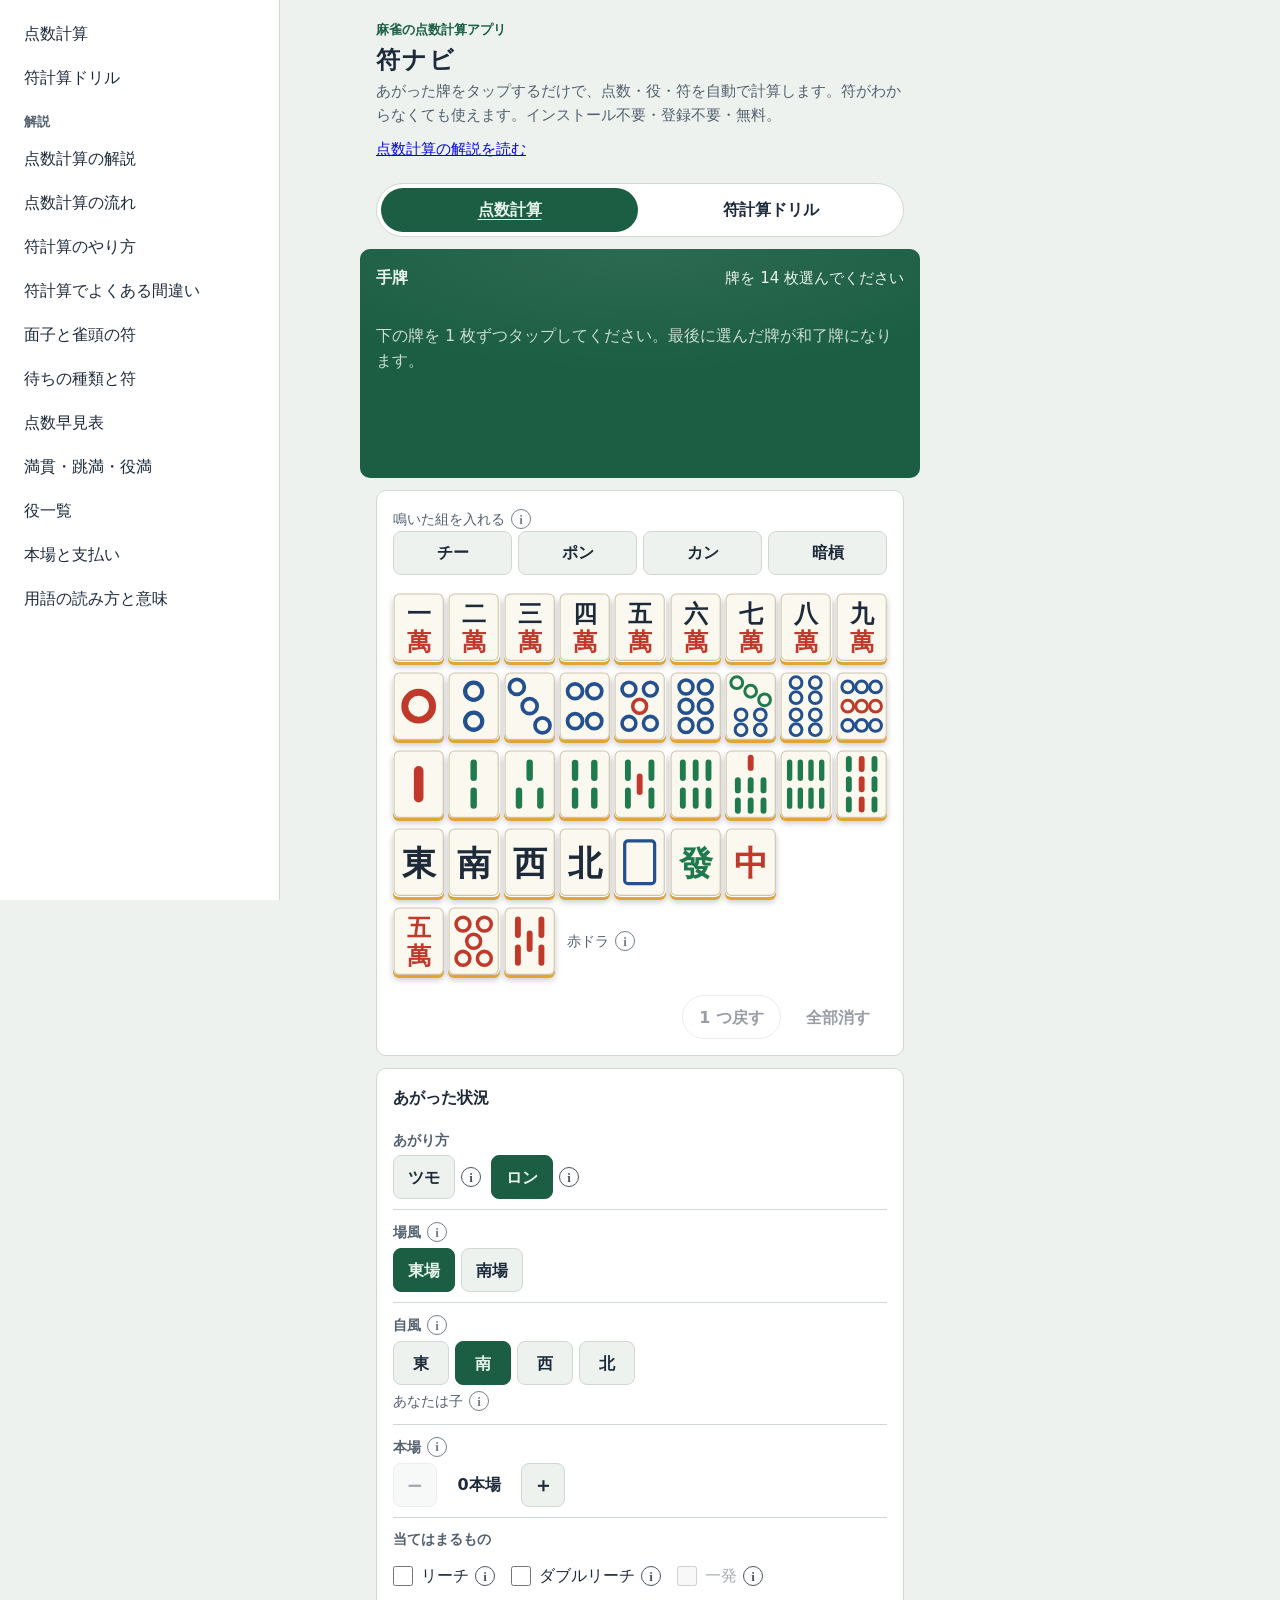
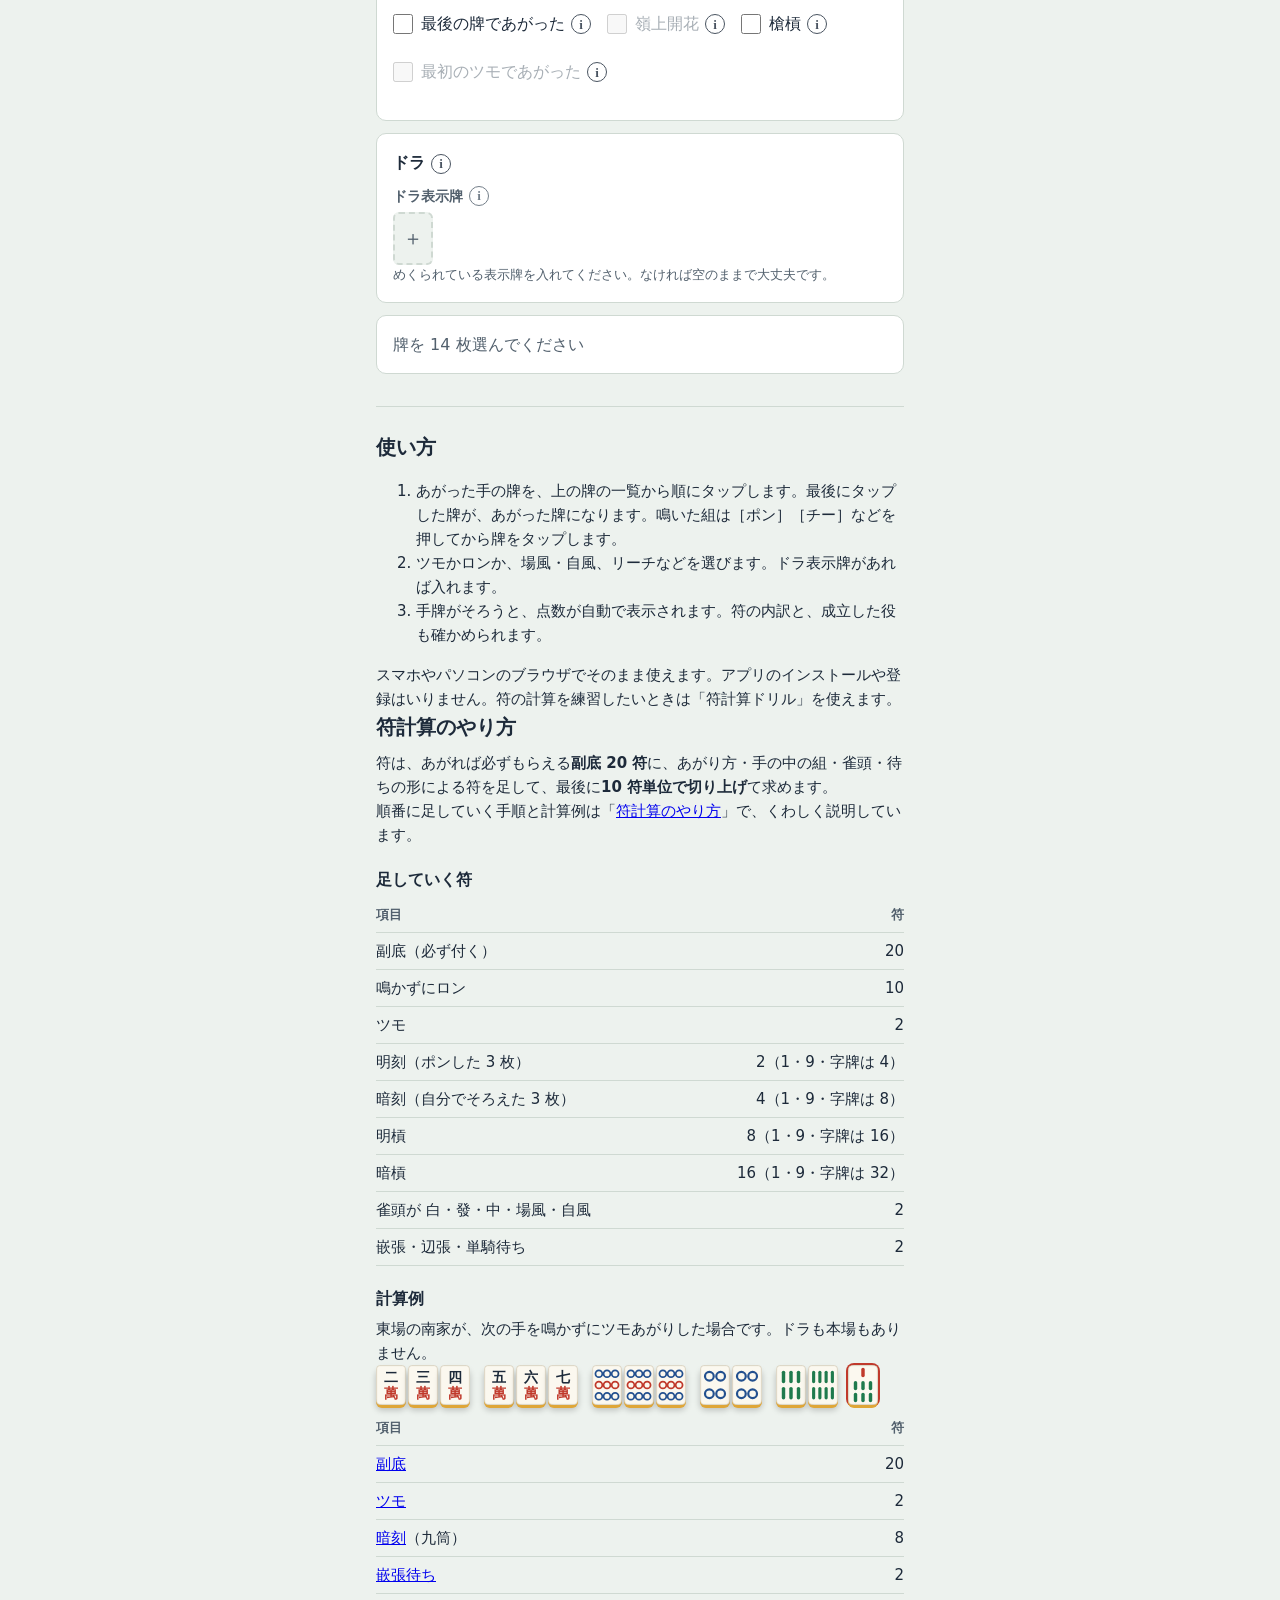
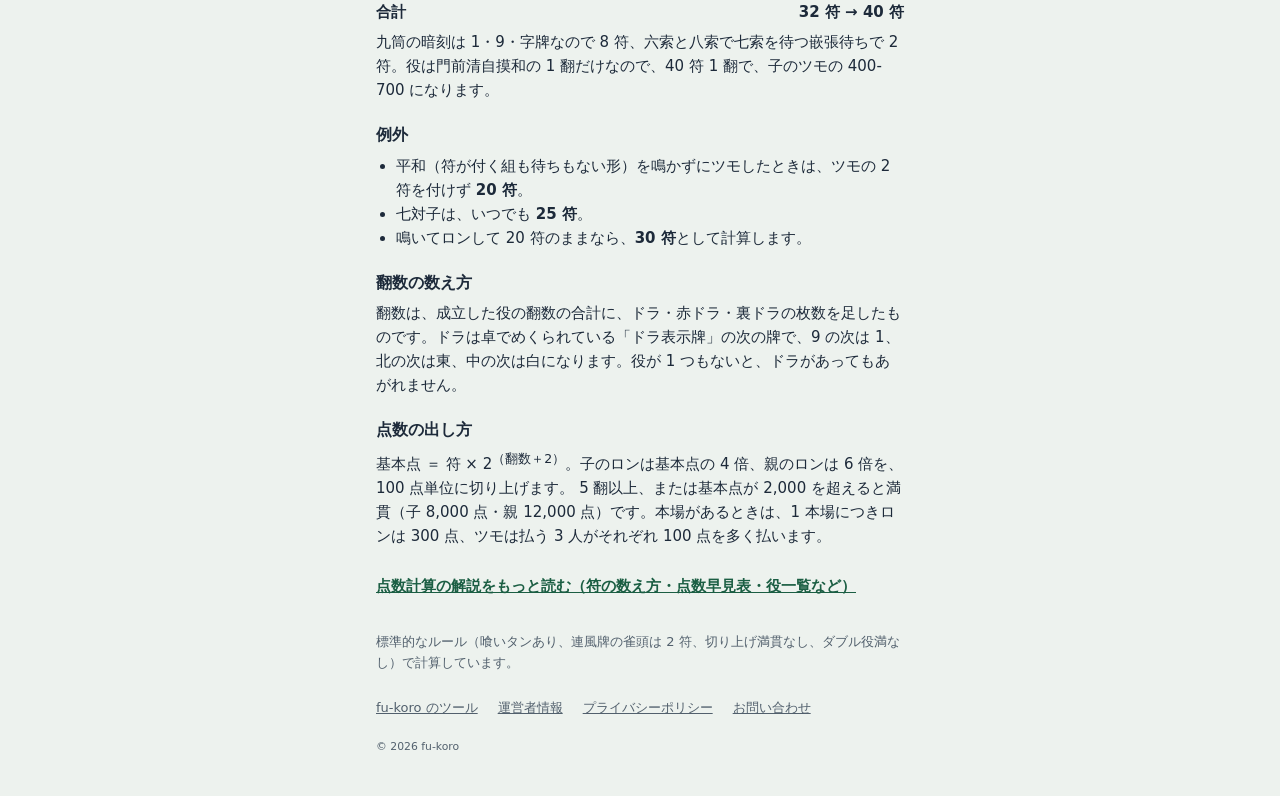
<file: index.html>
<!doctype html>
<html lang="ja">
<head>
  <meta charset="utf-8">
  <meta name="viewport" content="width=device-width, initial-scale=1">
  <title>麻雀の点数計算・符計算アプリ【無料・初心者向け】｜符ナビ</title>
  <meta name="description" content="麻雀の点数がわからなくても大丈夫。あがった手牌をタップするだけで、何点払うかがすぐわかる無料アプリです。役・ドラ・符も自動で数え、内訳と用語の解説つきで初心者でも安心。">
  <meta name="theme-color" content="#1b5e43">
  <link rel="canonical" href="https://fu-koro.com/mahjong-fu-calculator/">
  <link rel="icon" href="/favicon.svg" type="image/svg+xml">
  <link rel="icon" href="/favicon-48.png" sizes="48x48" type="image/png">
  <link rel="apple-touch-icon" href="/apple-touch-icon.png">
  <meta property="og:title" content="麻雀の点数計算・符計算アプリ【無料・初心者向け】｜符ナビ">
  <meta property="og:description" content="麻雀の点数がわからなくても大丈夫。あがった手牌をタップするだけで、何点払うかがすぐわかる無料アプリです。役・ドラ・符も自動で数え、内訳と用語の解説つきで初心者でも安心。">
  <meta property="og:url" content="https://fu-koro.com/mahjong-fu-calculator/">
  <meta property="og:type" content="website">
  <meta property="og:image" content="https://fu-koro.com/mahjong-fu-calculator/ogp.png">
  <meta property="og:site_name" content="fu-koro のツール">
  <meta property="og:locale" content="ja_JP">
  <meta name="twitter:card" content="summary_large_image">
  <script id="adsbygoogle-script" async src="https://pagead2.googlesyndication.com/pagead/js/adsbygoogle.js?client=ca-pub-4953398950283499" crossorigin="anonymous"></script>
  <script type="application/ld+json">
  {
    "@context": "https://schema.org",
    "@type": "WebApplication",
    "name": "符ナビ",
    "alternateName": "麻雀の点数計算アプリ 符ナビ",
    "url": "https://fu-koro.com/mahjong-fu-calculator/",
    "description": "あがった手牌をタップするだけで、麻雀の点数・役・符を自動で計算する無料の Web アプリ。インストール・登録不要。",
    "applicationCategory": "GameApplication",
    "operatingSystem": "Web ブラウザ",
    "inLanguage": "ja",
    "isAccessibleForFree": true,
    "image": "https://fu-koro.com/mahjong-fu-calculator/ogp.png",
    "offers": {
      "@type": "Offer",
      "price": "0",
      "priceCurrency": "JPY"
    },
    "author": {
      "@type": "Person",
      "name": "fu-koro",
      "url": "https://fu-koro.com/about/"
    }
  }
  </script>
  <link rel="stylesheet" href="styles.css?v=e326056de0">
  <script defer src="https://cloud.umami.is/script.js" data-website-id="b9d581f3-f758-4d59-aff1-66523ba27ad9" data-exclude-hash="true"></script>
</head>
<body>
  <header class="site-header">
    <button class="menu-button" type="button" popovertarget="site-menu" aria-label="メニューを開く">☰</button><nav class="site-menu" id="site-menu" popover aria-label="符ナビのページ"><button class="menu-close" type="button" popovertarget="site-menu" popovertargetaction="hide" aria-label="メニューを閉じる">✕</button><ul><li><a href="./">点数計算</a></li><li><a href="#drill">符計算ドリル</a></li></ul><p class="site-menu-heading">解説</p><ul><li><a href="guide/">点数計算の解説</a></li><li><a href="guide/flow/">点数計算の流れ</a></li><li><a href="guide/fu/">符計算のやり方</a></li><li><a href="guide/fu-mistakes/">符計算でよくある間違い</a></li><li><a href="guide/meld-fu/">面子と雀頭の符</a></li><li><a href="guide/wait-fu/">待ちの種類と符</a></li><li><a href="guide/score-table/">点数早見表</a></li><li><a href="guide/limits/">満貫・跳満・役満</a></li><li><a href="guide/yaku/">役一覧</a></li><li><a href="guide/honba/">本場と支払い</a></li><li><a href="terms/">用語の読み方と意味</a></li></ul></nav>
    <h1 class="site-title"><span class="site-kicker">麻雀の点数計算アプリ</span>符ナビ</h1>
    <p class="site-lead">あがった牌をタップするだけで、点数・役・符を自動で計算します。符がわからなくても使えます。インストール不要・登録不要・無料。</p>
    <p class="site-nav"><a href="guide/">点数計算の解説を読む</a></p>
  </header>

  <main>
    <nav class="mode-switch" id="mode-switch" aria-label="モード"></nav>

    <div id="calculator">
      <section class="table" id="hand" aria-labelledby="hand-heading"></section>

      <section class="panel" id="palette" aria-label="牌を選ぶ"></section>

      <section class="panel" id="conditions" aria-label="あがった状況"></section>

      <section class="panel" id="dora" aria-label="ドラ"></section>

      <section class="panel result" id="result" aria-label="計算結果" aria-live="polite"></section>

      <aside class="ad" id="ad" aria-label="広告" hidden></aside>
    </div>

    <div id="drill" hidden></div>

    <noscript>
      <p class="panel">このアプリは JavaScript を使います。ブラウザの設定で JavaScript を有効にしてください。</p>
    </noscript>

    <article class="guide">
      <h2>使い方</h2>
      <ol>
        <li>あがった手の牌を、上の牌の一覧から順にタップします。最後にタップした牌が、あがった牌になります。鳴いた組は［ポン］［チー］などを押してから牌をタップします。</li>
        <li>ツモかロンか、場風・自風、リーチなどを選びます。ドラ表示牌があれば入れます。</li>
        <li>手牌がそろうと、点数が自動で表示されます。符の内訳と、成立した役も確かめられます。</li>
      </ol>
      <p>スマホやパソコンのブラウザでそのまま使えます。アプリのインストールや登録はいりません。符の計算を練習したいときは「符計算ドリル」を使えます。</p>

      <h2>符計算のやり方</h2>
      <p>
        符は、あがれば必ずもらえる<strong>副底 20 符</strong>に、あがり方・手の中の組・雀頭・待ちの形による符を足して、最後に<strong>10 符単位で切り上げ</strong>て求めます。
      </p>
      <p>順番に足していく手順と計算例は「<a href="guide/fu/">符計算のやり方</a>」で、くわしく説明しています。</p>

      <h3>足していく符</h3>
      <table class="guide-table">
        <thead>
          <tr><th scope="col">項目</th><th scope="col">符</th></tr>
        </thead>
        <tbody>
          <tr data-fu="base"><th scope="row">副底（必ず付く）</th><td>20</td></tr>
          <tr data-fu="closedRon"><th scope="row">鳴かずにロン</th><td>10</td></tr>
          <tr data-fu="tsumo"><th scope="row">ツモ</th><td>2</td></tr>
          <tr data-fu="openTriplet"><th scope="row">明刻（ポンした 3 枚）</th><td>2（1・9・字牌は 4）</td></tr>
          <tr data-fu="closedTriplet"><th scope="row">暗刻（自分でそろえた 3 枚）</th><td>4（1・9・字牌は 8）</td></tr>
          <tr data-fu="openQuad"><th scope="row">明槓</th><td>8（1・9・字牌は 16）</td></tr>
          <tr data-fu="closedQuad"><th scope="row">暗槓</th><td>16（1・9・字牌は 32）</td></tr>
          <tr data-fu="valuePair"><th scope="row">雀頭が 白・發・中・場風・自風</th><td>2</td></tr>
          <tr data-fu="wait"><th scope="row">嵌張・辺張・単騎待ち</th><td>2</td></tr>
        </tbody>
      </table>

      <h3>計算例</h3>
      <p>東場の南家が、次の手を鳴かずにツモあがりした場合です。ドラも本場もありません。</p>
      <div class="fu-example" data-example-tiles="234m 567m 999p 44p 68s +7s" data-example-win="tsumo" data-example-round="east" data-example-seat="south" data-example-honba="0" data-example-dora="">
        <p><span class="tiles" role="img" aria-label="二萬 三萬 四萬 五萬 六萬 七萬 九筒 九筒 九筒 四筒 四筒 六索 八索 あがり牌 七索"><span class="tile-group"><span class="tile"><svg viewBox="0 0 48 64" xmlns="http://www.w3.org/2000/svg" aria-hidden="true" focusable="false"><rect class="tile-face" x="1" y="1" width="46" height="62" rx="5"/><text x="24" y="20" font-size="22" font-family="'Hiragino Mincho ProN','Yu Mincho','Noto Serif JP',serif" font-weight="700" fill="#1d2a3a" text-anchor="middle" dominant-baseline="central">二</text><text x="24" y="46" font-size="22" font-family="'Hiragino Mincho ProN','Yu Mincho','Noto Serif JP',serif" font-weight="700" fill="#c0392b" text-anchor="middle" dominant-baseline="central">萬</text></svg></span><span class="tile"><svg viewBox="0 0 48 64" xmlns="http://www.w3.org/2000/svg" aria-hidden="true" focusable="false"><rect class="tile-face" x="1" y="1" width="46" height="62" rx="5"/><text x="24" y="20" font-size="22" font-family="'Hiragino Mincho ProN','Yu Mincho','Noto Serif JP',serif" font-weight="700" fill="#1d2a3a" text-anchor="middle" dominant-baseline="central">三</text><text x="24" y="46" font-size="22" font-family="'Hiragino Mincho ProN','Yu Mincho','Noto Serif JP',serif" font-weight="700" fill="#c0392b" text-anchor="middle" dominant-baseline="central">萬</text></svg></span><span class="tile"><svg viewBox="0 0 48 64" xmlns="http://www.w3.org/2000/svg" aria-hidden="true" focusable="false"><rect class="tile-face" x="1" y="1" width="46" height="62" rx="5"/><text x="24" y="20" font-size="22" font-family="'Hiragino Mincho ProN','Yu Mincho','Noto Serif JP',serif" font-weight="700" fill="#1d2a3a" text-anchor="middle" dominant-baseline="central">四</text><text x="24" y="46" font-size="22" font-family="'Hiragino Mincho ProN','Yu Mincho','Noto Serif JP',serif" font-weight="700" fill="#c0392b" text-anchor="middle" dominant-baseline="central">萬</text></svg></span></span><span class="tile-group"><span class="tile"><svg viewBox="0 0 48 64" xmlns="http://www.w3.org/2000/svg" aria-hidden="true" focusable="false"><rect class="tile-face" x="1" y="1" width="46" height="62" rx="5"/><text x="24" y="20" font-size="22" font-family="'Hiragino Mincho ProN','Yu Mincho','Noto Serif JP',serif" font-weight="700" fill="#1d2a3a" text-anchor="middle" dominant-baseline="central">五</text><text x="24" y="46" font-size="22" font-family="'Hiragino Mincho ProN','Yu Mincho','Noto Serif JP',serif" font-weight="700" fill="#c0392b" text-anchor="middle" dominant-baseline="central">萬</text></svg></span><span class="tile"><svg viewBox="0 0 48 64" xmlns="http://www.w3.org/2000/svg" aria-hidden="true" focusable="false"><rect class="tile-face" x="1" y="1" width="46" height="62" rx="5"/><text x="24" y="20" font-size="22" font-family="'Hiragino Mincho ProN','Yu Mincho','Noto Serif JP',serif" font-weight="700" fill="#1d2a3a" text-anchor="middle" dominant-baseline="central">六</text><text x="24" y="46" font-size="22" font-family="'Hiragino Mincho ProN','Yu Mincho','Noto Serif JP',serif" font-weight="700" fill="#c0392b" text-anchor="middle" dominant-baseline="central">萬</text></svg></span><span class="tile"><svg viewBox="0 0 48 64" xmlns="http://www.w3.org/2000/svg" aria-hidden="true" focusable="false"><rect class="tile-face" x="1" y="1" width="46" height="62" rx="5"/><text x="24" y="20" font-size="22" font-family="'Hiragino Mincho ProN','Yu Mincho','Noto Serif JP',serif" font-weight="700" fill="#1d2a3a" text-anchor="middle" dominant-baseline="central">七</text><text x="24" y="46" font-size="22" font-family="'Hiragino Mincho ProN','Yu Mincho','Noto Serif JP',serif" font-weight="700" fill="#c0392b" text-anchor="middle" dominant-baseline="central">萬</text></svg></span></span><span class="tile-group"><span class="tile"><svg viewBox="0 0 48 64" xmlns="http://www.w3.org/2000/svg" aria-hidden="true" focusable="false"><rect class="tile-face" x="1" y="1" width="46" height="62" rx="5"/><circle class="pip" cx="11" cy="14" r="5.5" fill="none" stroke="#23508f" stroke-width="2.8"/><circle class="pip" cx="24" cy="14" r="5.5" fill="none" stroke="#23508f" stroke-width="2.8"/><circle class="pip" cx="37" cy="14" r="5.5" fill="none" stroke="#23508f" stroke-width="2.8"/><circle class="pip" cx="11" cy="32" r="5.5" fill="none" stroke="#c0392b" stroke-width="2.8"/><circle class="pip" cx="24" cy="32" r="5.5" fill="none" stroke="#c0392b" stroke-width="2.8"/><circle class="pip" cx="37" cy="32" r="5.5" fill="none" stroke="#c0392b" stroke-width="2.8"/><circle class="pip" cx="11" cy="50" r="5.5" fill="none" stroke="#23508f" stroke-width="2.8"/><circle class="pip" cx="24" cy="50" r="5.5" fill="none" stroke="#23508f" stroke-width="2.8"/><circle class="pip" cx="37" cy="50" r="5.5" fill="none" stroke="#23508f" stroke-width="2.8"/></svg></span><span class="tile"><svg viewBox="0 0 48 64" xmlns="http://www.w3.org/2000/svg" aria-hidden="true" focusable="false"><rect class="tile-face" x="1" y="1" width="46" height="62" rx="5"/><circle class="pip" cx="11" cy="14" r="5.5" fill="none" stroke="#23508f" stroke-width="2.8"/><circle class="pip" cx="24" cy="14" r="5.5" fill="none" stroke="#23508f" stroke-width="2.8"/><circle class="pip" cx="37" cy="14" r="5.5" fill="none" stroke="#23508f" stroke-width="2.8"/><circle class="pip" cx="11" cy="32" r="5.5" fill="none" stroke="#c0392b" stroke-width="2.8"/><circle class="pip" cx="24" cy="32" r="5.5" fill="none" stroke="#c0392b" stroke-width="2.8"/><circle class="pip" cx="37" cy="32" r="5.5" fill="none" stroke="#c0392b" stroke-width="2.8"/><circle class="pip" cx="11" cy="50" r="5.5" fill="none" stroke="#23508f" stroke-width="2.8"/><circle class="pip" cx="24" cy="50" r="5.5" fill="none" stroke="#23508f" stroke-width="2.8"/><circle class="pip" cx="37" cy="50" r="5.5" fill="none" stroke="#23508f" stroke-width="2.8"/></svg></span><span class="tile"><svg viewBox="0 0 48 64" xmlns="http://www.w3.org/2000/svg" aria-hidden="true" focusable="false"><rect class="tile-face" x="1" y="1" width="46" height="62" rx="5"/><circle class="pip" cx="11" cy="14" r="5.5" fill="none" stroke="#23508f" stroke-width="2.8"/><circle class="pip" cx="24" cy="14" r="5.5" fill="none" stroke="#23508f" stroke-width="2.8"/><circle class="pip" cx="37" cy="14" r="5.5" fill="none" stroke="#23508f" stroke-width="2.8"/><circle class="pip" cx="11" cy="32" r="5.5" fill="none" stroke="#c0392b" stroke-width="2.8"/><circle class="pip" cx="24" cy="32" r="5.5" fill="none" stroke="#c0392b" stroke-width="2.8"/><circle class="pip" cx="37" cy="32" r="5.5" fill="none" stroke="#c0392b" stroke-width="2.8"/><circle class="pip" cx="11" cy="50" r="5.5" fill="none" stroke="#23508f" stroke-width="2.8"/><circle class="pip" cx="24" cy="50" r="5.5" fill="none" stroke="#23508f" stroke-width="2.8"/><circle class="pip" cx="37" cy="50" r="5.5" fill="none" stroke="#23508f" stroke-width="2.8"/></svg></span></span><span class="tile-group"><span class="tile"><svg viewBox="0 0 48 64" xmlns="http://www.w3.org/2000/svg" aria-hidden="true" focusable="false"><rect class="tile-face" x="1" y="1" width="46" height="62" rx="5"/><circle class="pip" cx="15" cy="18" r="7" fill="none" stroke="#23508f" stroke-width="3.5"/><circle class="pip" cx="33" cy="18" r="7" fill="none" stroke="#23508f" stroke-width="3.5"/><circle class="pip" cx="15" cy="46" r="7" fill="none" stroke="#23508f" stroke-width="3.5"/><circle class="pip" cx="33" cy="46" r="7" fill="none" stroke="#23508f" stroke-width="3.5"/></svg></span><span class="tile"><svg viewBox="0 0 48 64" xmlns="http://www.w3.org/2000/svg" aria-hidden="true" focusable="false"><rect class="tile-face" x="1" y="1" width="46" height="62" rx="5"/><circle class="pip" cx="15" cy="18" r="7" fill="none" stroke="#23508f" stroke-width="3.5"/><circle class="pip" cx="33" cy="18" r="7" fill="none" stroke="#23508f" stroke-width="3.5"/><circle class="pip" cx="15" cy="46" r="7" fill="none" stroke="#23508f" stroke-width="3.5"/><circle class="pip" cx="33" cy="46" r="7" fill="none" stroke="#23508f" stroke-width="3.5"/></svg></span></span><span class="tile-group"><span class="tile"><svg viewBox="0 0 48 64" xmlns="http://www.w3.org/2000/svg" aria-hidden="true" focusable="false"><rect class="tile-face" x="1" y="1" width="46" height="62" rx="5"/><rect class="stick" x="9.25" y="9" width="5.5" height="20" rx="2.75" fill="#1f7a4d"/><rect class="stick" x="21.25" y="9" width="5.5" height="20" rx="2.75" fill="#1f7a4d"/><rect class="stick" x="33.25" y="9" width="5.5" height="20" rx="2.75" fill="#1f7a4d"/><rect class="stick" x="9.25" y="35" width="5.5" height="20" rx="2.75" fill="#1f7a4d"/><rect class="stick" x="21.25" y="35" width="5.5" height="20" rx="2.75" fill="#1f7a4d"/><rect class="stick" x="33.25" y="35" width="5.5" height="20" rx="2.75" fill="#1f7a4d"/></svg></span><span class="tile"><svg viewBox="0 0 48 64" xmlns="http://www.w3.org/2000/svg" aria-hidden="true" focusable="false"><rect class="tile-face" x="1" y="1" width="46" height="62" rx="5"/><rect class="stick" x="6.5" y="9" width="5" height="20" rx="2.5" fill="#1f7a4d"/><rect class="stick" x="16.5" y="9" width="5" height="20" rx="2.5" fill="#1f7a4d"/><rect class="stick" x="26.5" y="9" width="5" height="20" rx="2.5" fill="#1f7a4d"/><rect class="stick" x="36.5" y="9" width="5" height="20" rx="2.5" fill="#1f7a4d"/><rect class="stick" x="6.5" y="35" width="5" height="20" rx="2.5" fill="#1f7a4d"/><rect class="stick" x="16.5" y="35" width="5" height="20" rx="2.5" fill="#1f7a4d"/><rect class="stick" x="26.5" y="35" width="5" height="20" rx="2.5" fill="#1f7a4d"/><rect class="stick" x="36.5" y="35" width="5" height="20" rx="2.5" fill="#1f7a4d"/></svg></span><span class="tile is-winning"><svg viewBox="0 0 48 64" xmlns="http://www.w3.org/2000/svg" aria-hidden="true" focusable="false"><rect class="tile-face" x="1" y="1" width="46" height="62" rx="5"/><rect class="stick" x="21.25" y="4.5" width="5.5" height="15" rx="2.75" fill="#c0392b"/><rect class="stick" x="9.25" y="25.5" width="5.5" height="15" rx="2.75" fill="#1f7a4d"/><rect class="stick" x="21.25" y="25.5" width="5.5" height="15" rx="2.75" fill="#1f7a4d"/><rect class="stick" x="33.25" y="25.5" width="5.5" height="15" rx="2.75" fill="#1f7a4d"/><rect class="stick" x="9.25" y="44.5" width="5.5" height="15" rx="2.75" fill="#1f7a4d"/><rect class="stick" x="21.25" y="44.5" width="5.5" height="15" rx="2.75" fill="#1f7a4d"/><rect class="stick" x="33.25" y="44.5" width="5.5" height="15" rx="2.75" fill="#1f7a4d"/></svg></span></span></span></p>
        <table class="guide-table">
          <thead>
            <tr><th scope="col">項目</th><th scope="col">符</th></tr>
          </thead>
          <tbody>
            <tr data-fu-reason="base"><th scope="row"><a href="terms/#base">副底</a></th><td>20</td></tr>
            <tr data-fu-reason="tsumo"><th scope="row"><a href="terms/#tsumoFu">ツモ</a></th><td>2</td></tr>
            <tr data-fu-reason="closedTriplet"><th scope="row"><a href="terms/#closedTriplet">暗刻</a>（九筒）</th><td>8</td></tr>
            <tr data-fu-reason="wait"><th scope="row"><a href="terms/#kanchan">嵌張待ち</a></th><td>2</td></tr>
          </tbody>
          <tfoot>
            <tr><th scope="row">合計</th><td>32 符 → 40 符</td></tr>
          </tfoot>
        </table>
        <p>九筒の暗刻は 1・9・字牌なので 8 符、六索と八索で七索を待つ嵌張待ちで 2 符。役は門前清自摸和の 1 翻だけなので、40 符 1 翻で、子のツモの 400-700 になります。</p>
      </div>

      <h3>例外</h3>
      <ul>
        <li>平和（符が付く組も待ちもない形）を鳴かずにツモしたときは、ツモの 2 符を付けず <strong>20 符</strong>。</li>
        <li>七対子は、いつでも <strong>25 符</strong>。</li>
        <li>鳴いてロンして 20 符のままなら、<strong>30 符</strong>として計算します。</li>
      </ul>

      <h3>翻数の数え方</h3>
      <p>
        翻数は、成立した役の翻数の合計に、ドラ・赤ドラ・裏ドラの枚数を足したものです。ドラは卓でめくられている「ドラ表示牌」の次の牌で、9 の次は 1、北の次は東、中の次は白になります。役が 1 つもないと、ドラがあってもあがれません。
      </p>

      <h3>点数の出し方</h3>
      <p data-score-rule>
        基本点 ＝ 符 × 2<sup>（翻数＋2）</sup>。子のロンは基本点の 4 倍、親のロンは 6 倍を、100 点単位に切り上げます。
        5 翻以上、または基本点が 2,000 を超えると満貫（子 8,000 点・親 12,000 点）です。本場があるときは、1 本場につきロンは 300 点、ツモは払う 3 人がそれぞれ 100 点を多く払います。
      </p>

      <p class="guide-more"><a href="guide/">点数計算の解説をもっと読む（符の数え方・点数早見表・役一覧など）</a></p>
    </article>
  </main>

  <footer class="site-footer">
    <p>標準的なルール（喰いタンあり、連風牌の雀頭は 2 符、切り上げ満貫なし、ダブル役満なし）で計算しています。</p>
    <ul class="footer-links">
      <li><a href="/">fu-koro のツール</a></li>
      <li><a href="/about/">運営者情報</a></li>
      <li><a href="/privacy/">プライバシーポリシー</a></li>
      <li><a href="/contact/">お問い合わせ</a></li>
    </ul>
    <small>© 2026 fu-koro</small>
  </footer>

  <script src="assets/app.js?v=0ebef81730" defer></script>
</body>
</html>
</file>
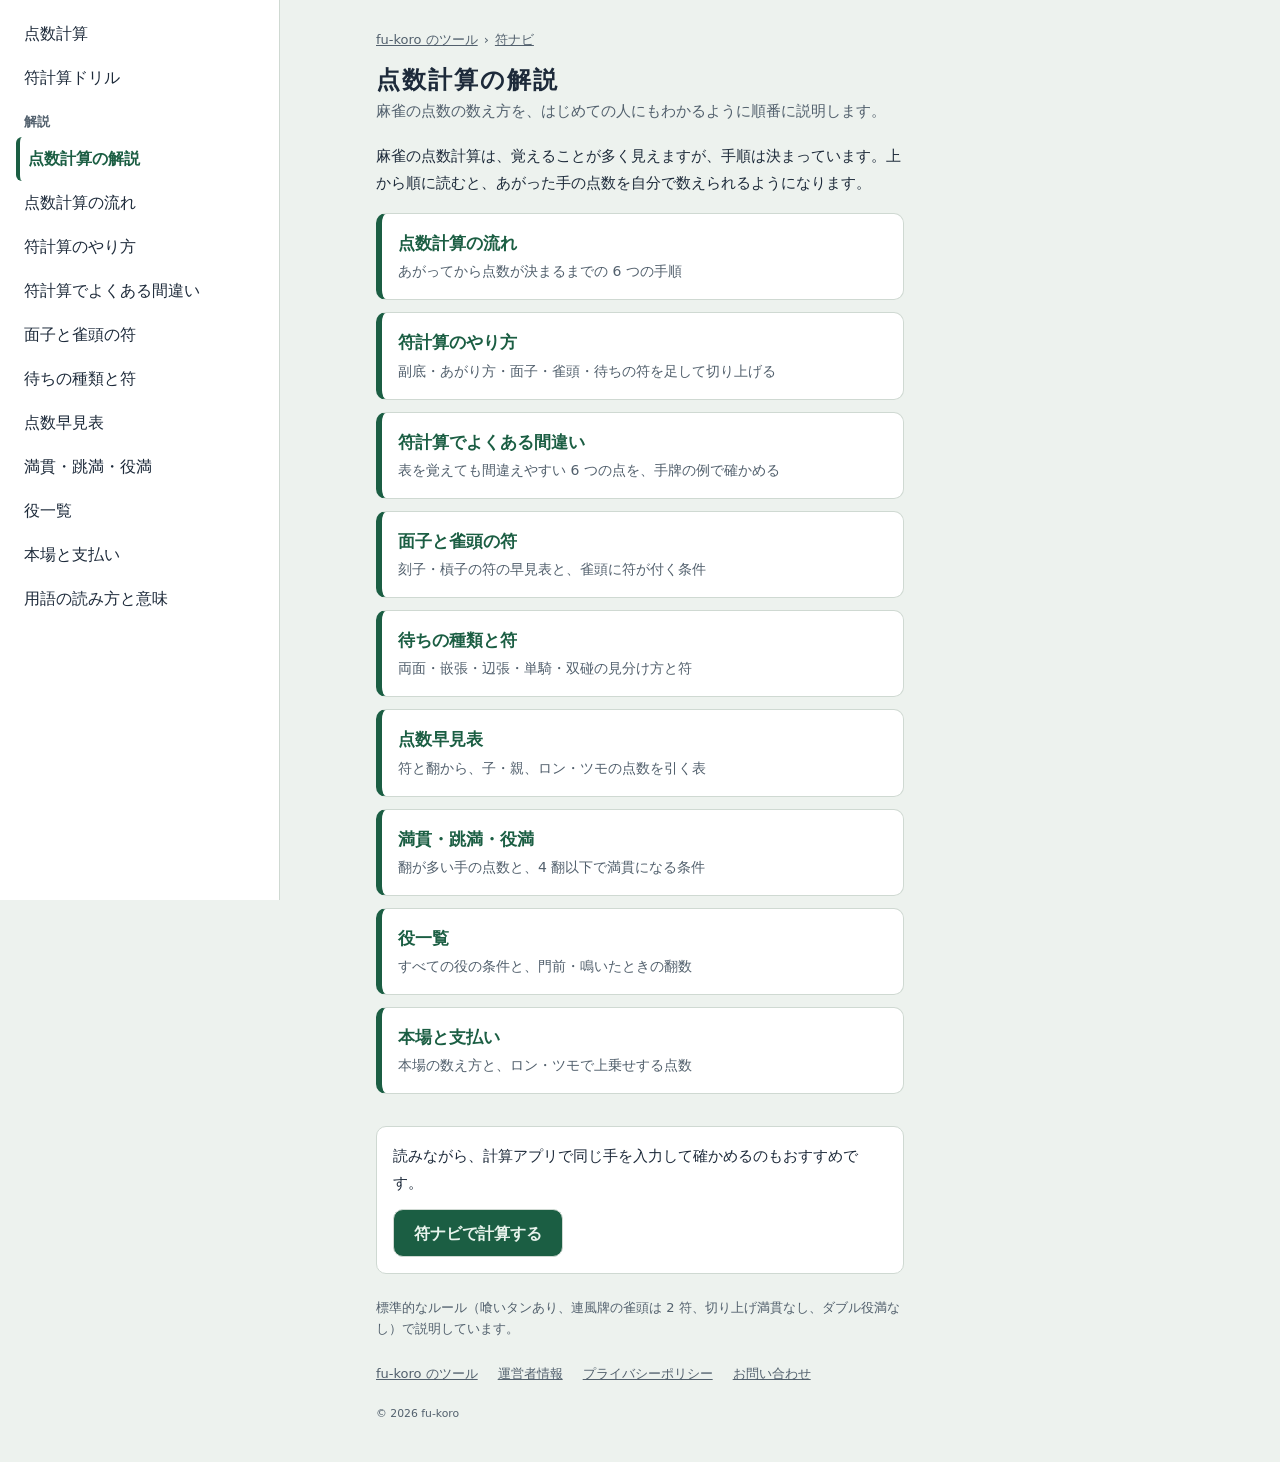
<file: guide/index.html>
<!doctype html>
<html lang="ja">
<head>
  <meta charset="utf-8">
  <meta name="viewport" content="width=device-width, initial-scale=1">
  <title>点数計算の解説｜麻雀の点数計算 符ナビ</title>
  <meta name="description" content="麻雀の点数計算を初心者向けに解説するページの一覧。点数が決まるまでの流れ、符計算のやり方、面子と雀頭の符、待ちの種類、点数早見表、満貫・役満、役一覧、本場を、牌の図と計算例つきで説明します。">
  <meta name="theme-color" content="#1b5e43">
  <link rel="canonical" href="https://fu-koro.com/mahjong-fu-calculator/guide/">
  <link rel="icon" href="/favicon.svg" type="image/svg+xml">
  <link rel="icon" href="/favicon-48.png" sizes="48x48" type="image/png">
  <link rel="apple-touch-icon" href="/apple-touch-icon.png">
  <meta property="og:title" content="点数計算の解説｜麻雀の点数計算 符ナビ">
  <meta property="og:description" content="麻雀の点数計算を初心者向けに解説するページの一覧。点数が決まるまでの流れ、符計算のやり方、面子と雀頭の符、待ちの種類、点数早見表、満貫・役満、役一覧、本場を、牌の図と計算例つきで説明します。">
  <meta property="og:url" content="https://fu-koro.com/mahjong-fu-calculator/guide/">
  <meta property="og:type" content="website">
  <meta property="og:image" content="https://fu-koro.com/mahjong-fu-calculator/ogp.png">
  <meta property="og:site_name" content="fu-koro のツール">
  <meta property="og:locale" content="ja_JP">
  <meta name="twitter:card" content="summary_large_image">
  <script id="adsbygoogle-script" async src="https://pagead2.googlesyndication.com/pagead/js/adsbygoogle.js?client=ca-pub-4953398950283499" crossorigin="anonymous"></script>
  <script type="application/ld+json">
  {
    "@context": "https://schema.org",
    "@type": "BreadcrumbList",
    "itemListElement": [
      {
        "@type": "ListItem",
        "position": 1,
        "name": "fu-koro のツール",
        "item": "https://fu-koro.com/"
      },
      {
        "@type": "ListItem",
        "position": 2,
        "name": "符ナビ",
        "item": "https://fu-koro.com/mahjong-fu-calculator/"
      },
      {
        "@type": "ListItem",
        "position": 3,
        "name": "点数計算の解説",
        "item": "https://fu-koro.com/mahjong-fu-calculator/guide/"
      }
    ]
  }
  </script>
  <link rel="stylesheet" href="../styles.css?v=e326056de0">
  <script defer src="https://cloud.umami.is/script.js" data-website-id="b9d581f3-f758-4d59-aff1-66523ba27ad9" data-exclude-hash="true"></script>
</head>
<body>
  <header class="site-header">
    <button class="menu-button" type="button" popovertarget="site-menu" aria-label="メニューを開く">☰</button><nav class="site-menu" id="site-menu" popover aria-label="符ナビのページ"><button class="menu-close" type="button" popovertarget="site-menu" popovertargetaction="hide" aria-label="メニューを閉じる">✕</button><ul><li><a href="../">点数計算</a></li><li><a href="../#drill">符計算ドリル</a></li></ul><p class="site-menu-heading">解説</p><ul><li><a href="../guide/" aria-current="page">点数計算の解説</a></li><li><a href="../guide/flow/">点数計算の流れ</a></li><li><a href="../guide/fu/">符計算のやり方</a></li><li><a href="../guide/fu-mistakes/">符計算でよくある間違い</a></li><li><a href="../guide/meld-fu/">面子と雀頭の符</a></li><li><a href="../guide/wait-fu/">待ちの種類と符</a></li><li><a href="../guide/score-table/">点数早見表</a></li><li><a href="../guide/limits/">満貫・跳満・役満</a></li><li><a href="../guide/yaku/">役一覧</a></li><li><a href="../guide/honba/">本場と支払い</a></li><li><a href="../terms/">用語の読み方と意味</a></li></ul></nav>
    <nav class="breadcrumb" aria-label="現在地">
      <ol>
        <li><a href="/">fu-koro のツール</a></li>
        <li><a href="../" data-umami-event="guide-to-app-breadcrumb">符ナビ</a></li>
      </ol>
    </nav>
    <h1 class="site-title">点数計算の解説</h1>
    <p class="site-lead">麻雀の点数の数え方を、はじめての人にもわかるように順番に説明します。</p>
  </header>

  <main>
    <article class="guide guide-page">
      <p>麻雀の点数計算は、覚えることが多く見えますが、手順は決まっています。上から順に読むと、あがった手の点数を自分で数えられるようになります。</p>
      <ul class="guide-cards">
      <li>
        <a class="guide-card" href="flow/">
          <strong>点数計算の流れ</strong>
          <span>あがってから点数が決まるまでの 6 つの手順</span>
        </a>
      </li>
      <li>
        <a class="guide-card" href="fu/">
          <strong>符計算のやり方</strong>
          <span>副底・あがり方・面子・雀頭・待ちの符を足して切り上げる</span>
        </a>
      </li>
      <li>
        <a class="guide-card" href="fu-mistakes/">
          <strong>符計算でよくある間違い</strong>
          <span>表を覚えても間違えやすい 6 つの点を、手牌の例で確かめる</span>
        </a>
      </li>
      <li>
        <a class="guide-card" href="meld-fu/">
          <strong>面子と雀頭の符</strong>
          <span>刻子・槓子の符の早見表と、雀頭に符が付く条件</span>
        </a>
      </li>
      <li>
        <a class="guide-card" href="wait-fu/">
          <strong>待ちの種類と符</strong>
          <span>両面・嵌張・辺張・単騎・双碰の見分け方と符</span>
        </a>
      </li>
      <li>
        <a class="guide-card" href="score-table/">
          <strong>点数早見表</strong>
          <span>符と翻から、子・親、ロン・ツモの点数を引く表</span>
        </a>
      </li>
      <li>
        <a class="guide-card" href="limits/">
          <strong>満貫・跳満・役満</strong>
          <span>翻が多い手の点数と、4 翻以下で満貫になる条件</span>
        </a>
      </li>
      <li>
        <a class="guide-card" href="yaku/">
          <strong>役一覧</strong>
          <span>すべての役の条件と、門前・鳴いたときの翻数</span>
        </a>
      </li>
      <li>
        <a class="guide-card" href="honba/">
          <strong>本場と支払い</strong>
          <span>本場の数え方と、ロン・ツモで上乗せする点数</span>
        </a>
      </li>
      </ul>
      <aside class="guide-cta">
        <p>読みながら、計算アプリで同じ手を入力して確かめるのもおすすめです。</p>
        <a class="button" href="../" data-umami-event="guide-to-app">符ナビで計算する</a>
      </aside>
    </article>
  </main>

  <footer class="site-footer">
    <p>標準的なルール（喰いタンあり、連風牌の雀頭は 2 符、切り上げ満貫なし、ダブル役満なし）で説明しています。</p>
    <ul class="footer-links">
      <li><a href="/">fu-koro のツール</a></li>
      <li><a href="/about/">運営者情報</a></li>
      <li><a href="/privacy/">プライバシーポリシー</a></li>
      <li><a href="/contact/">お問い合わせ</a></li>
    </ul>
    <small>© 2026 fu-koro</small>
  </footer>
</body>
</html>
</file>
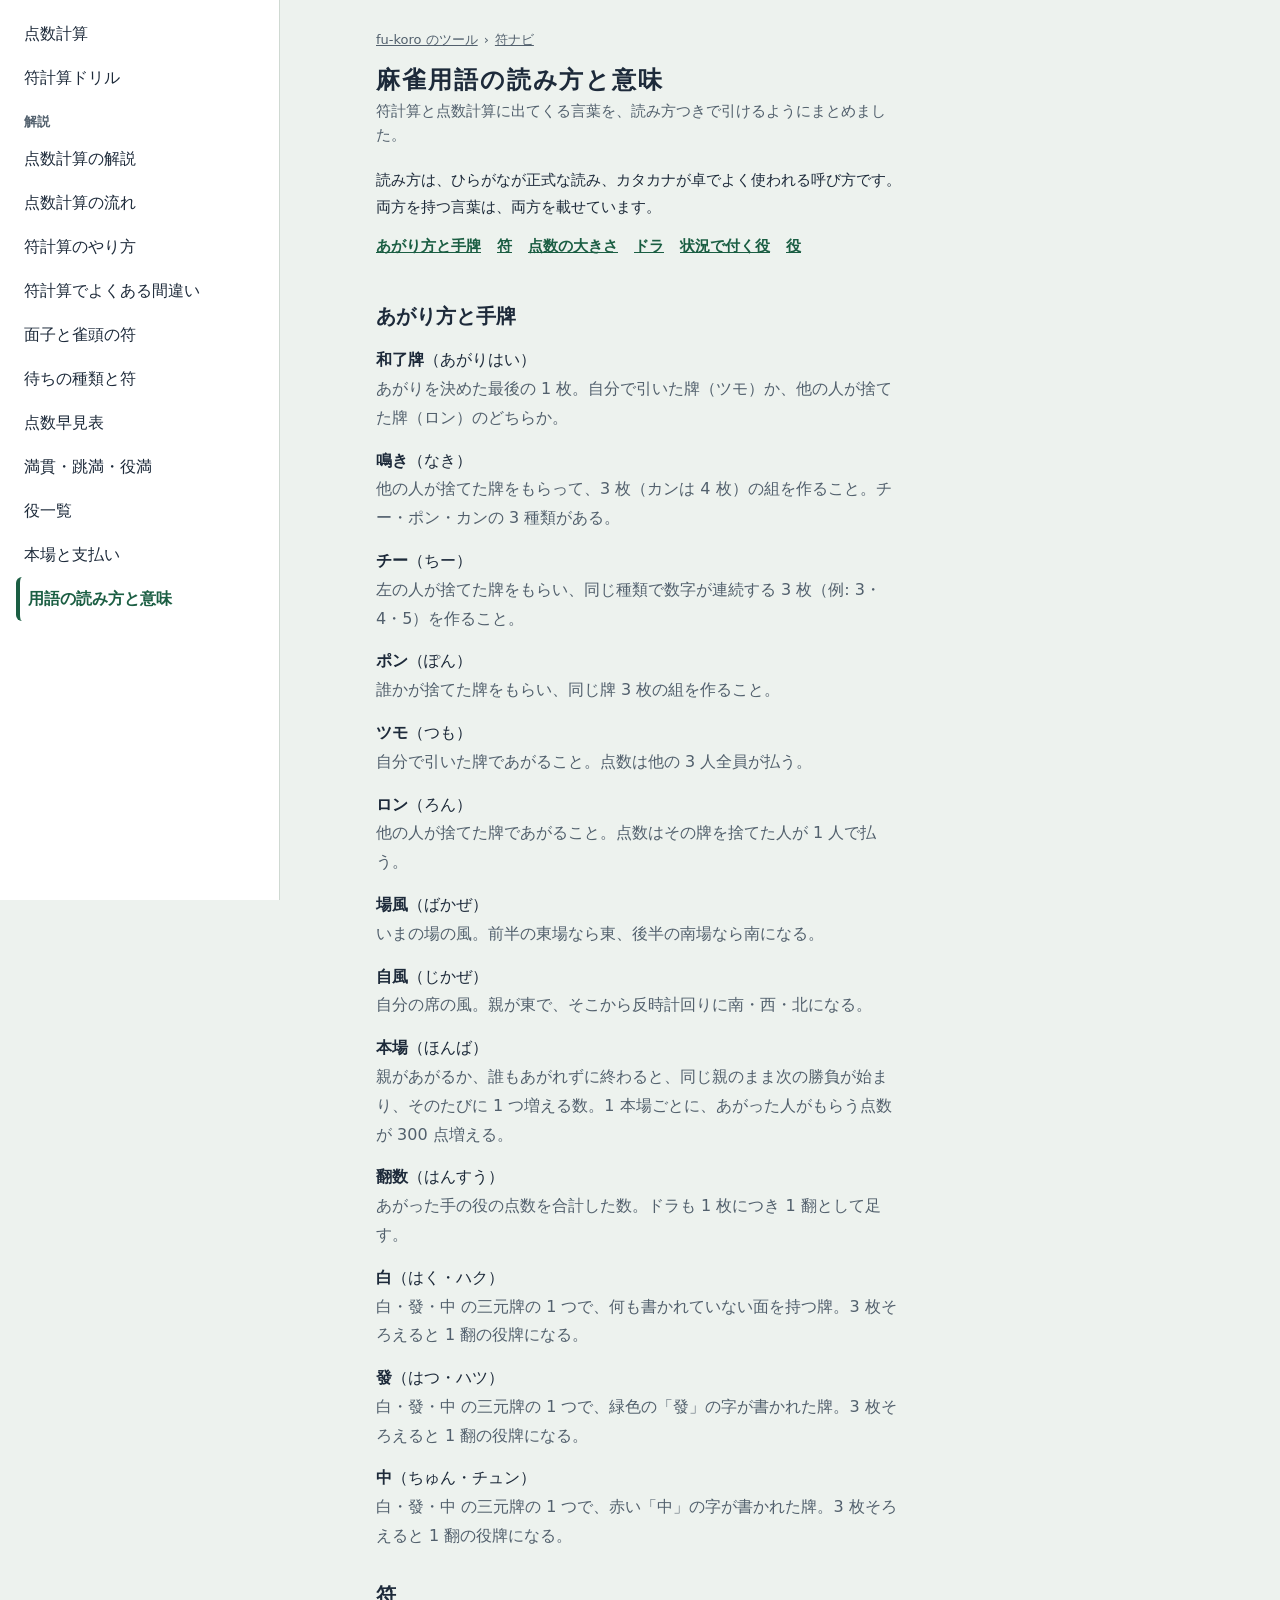
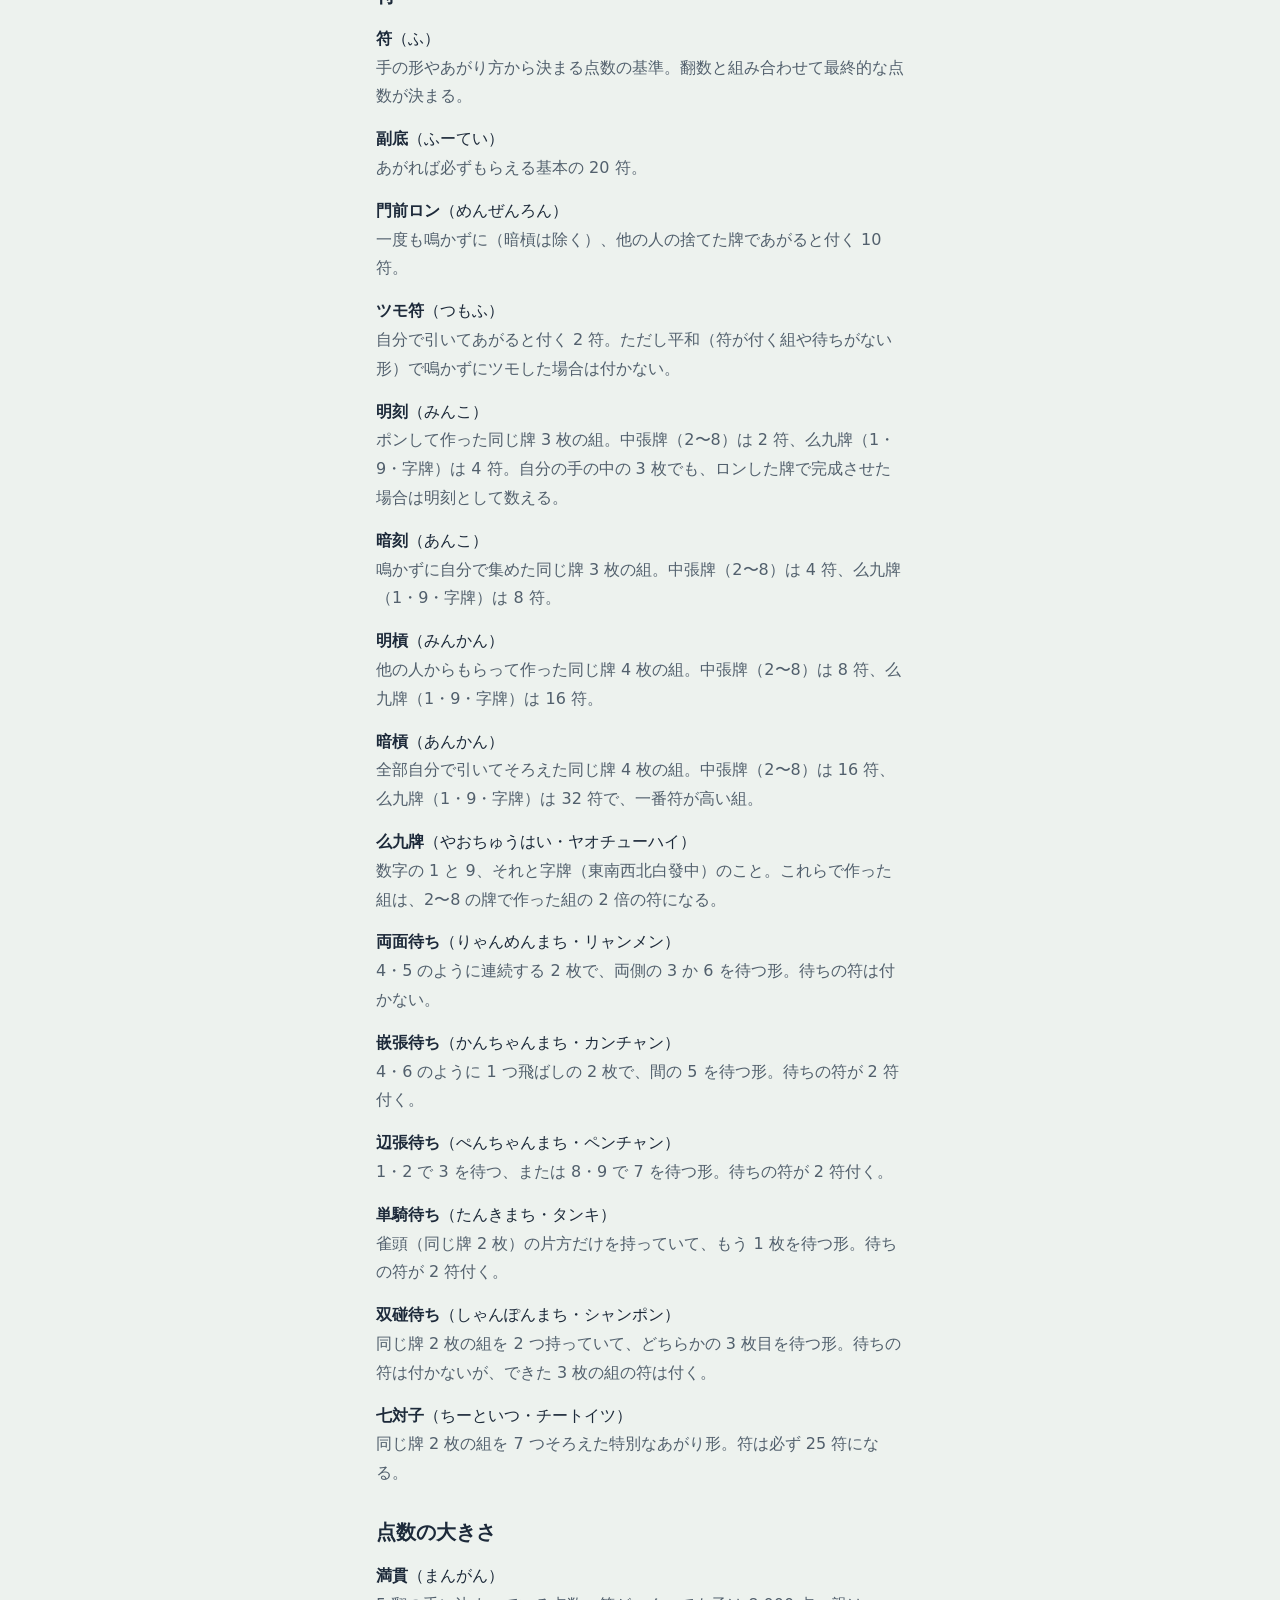
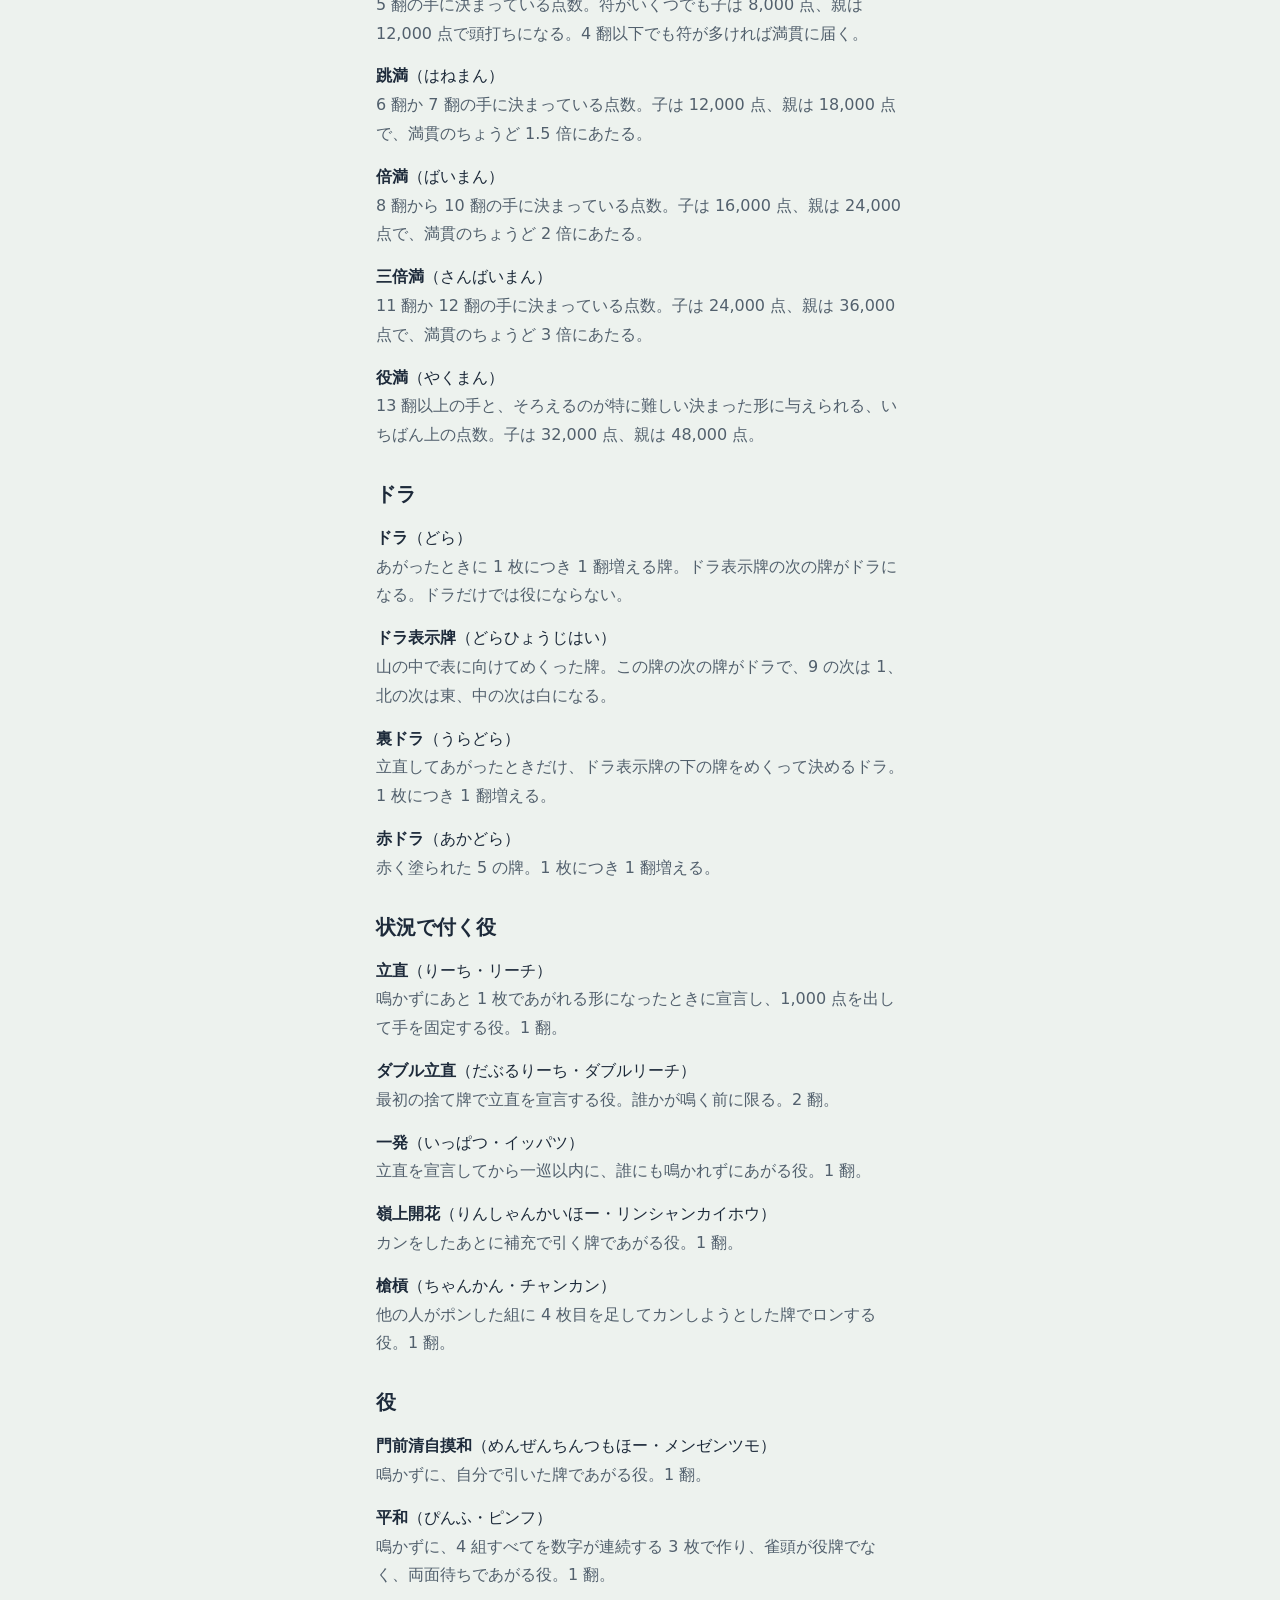
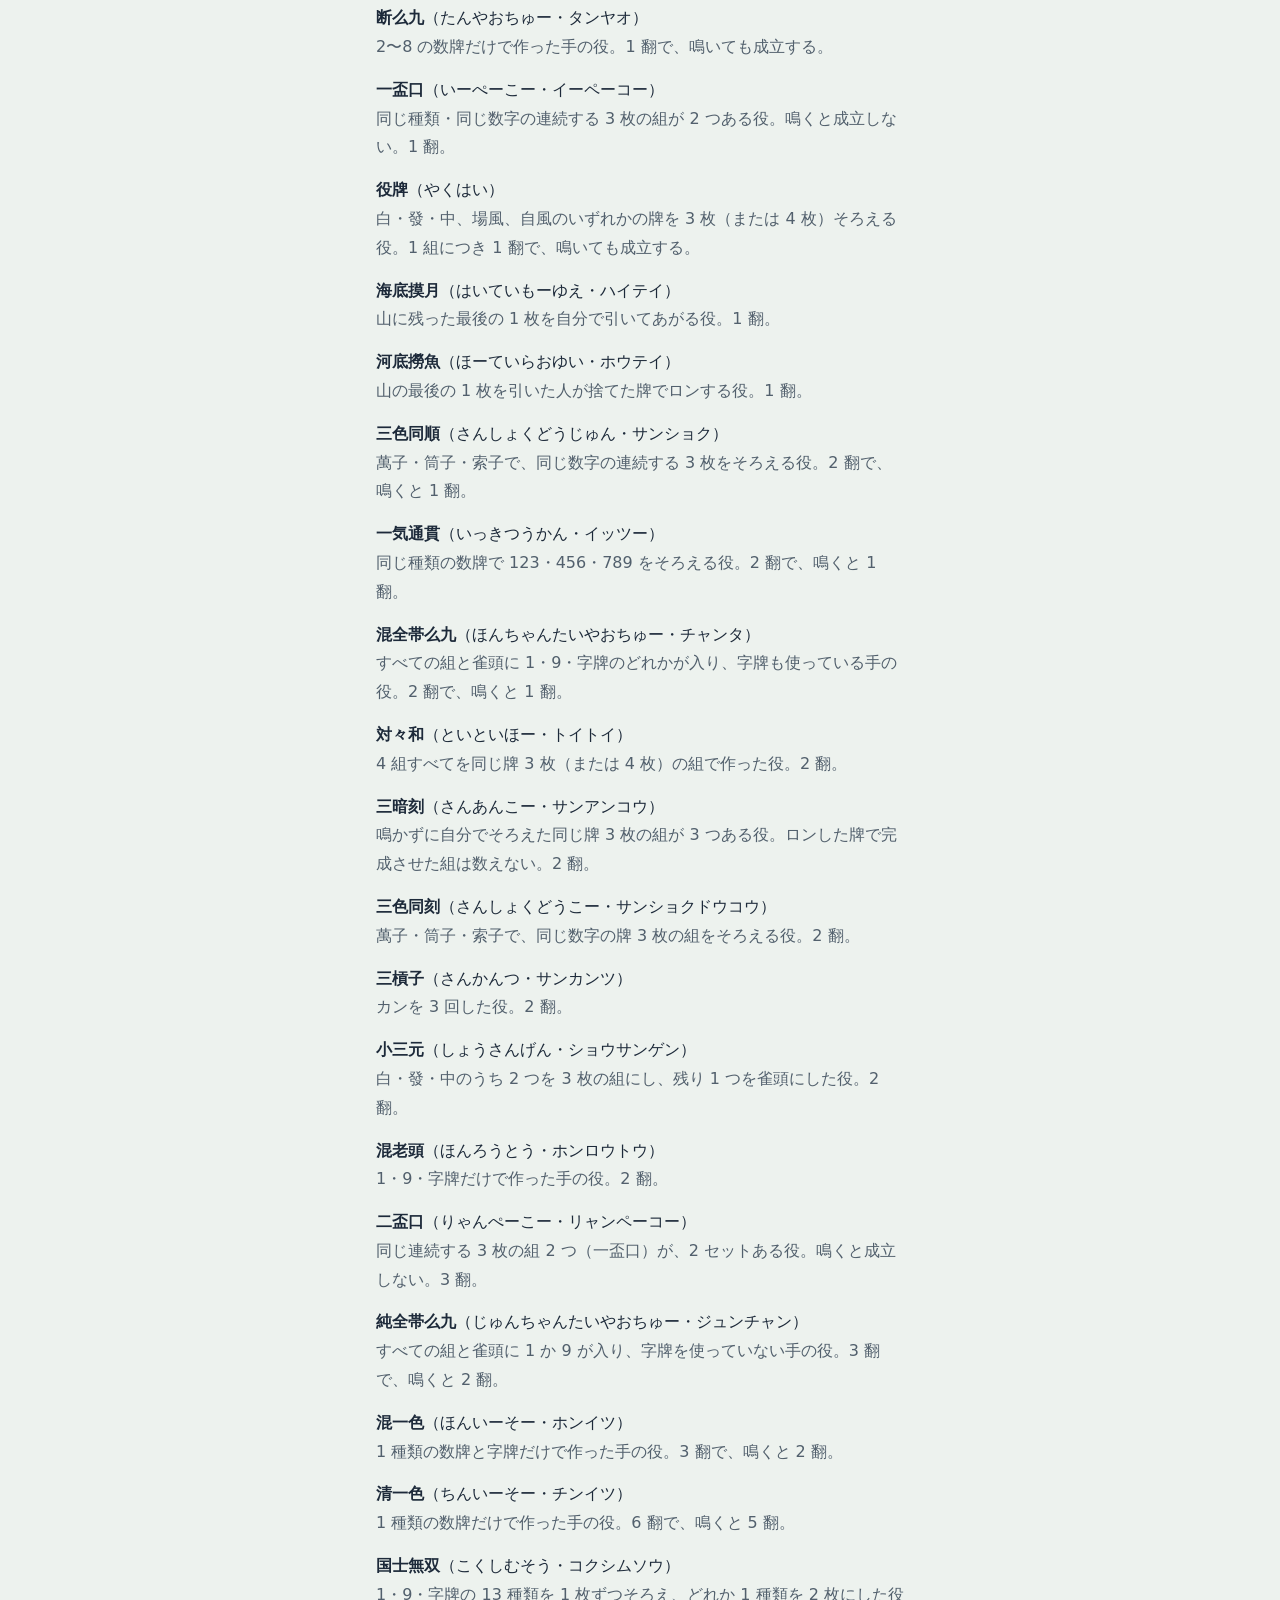
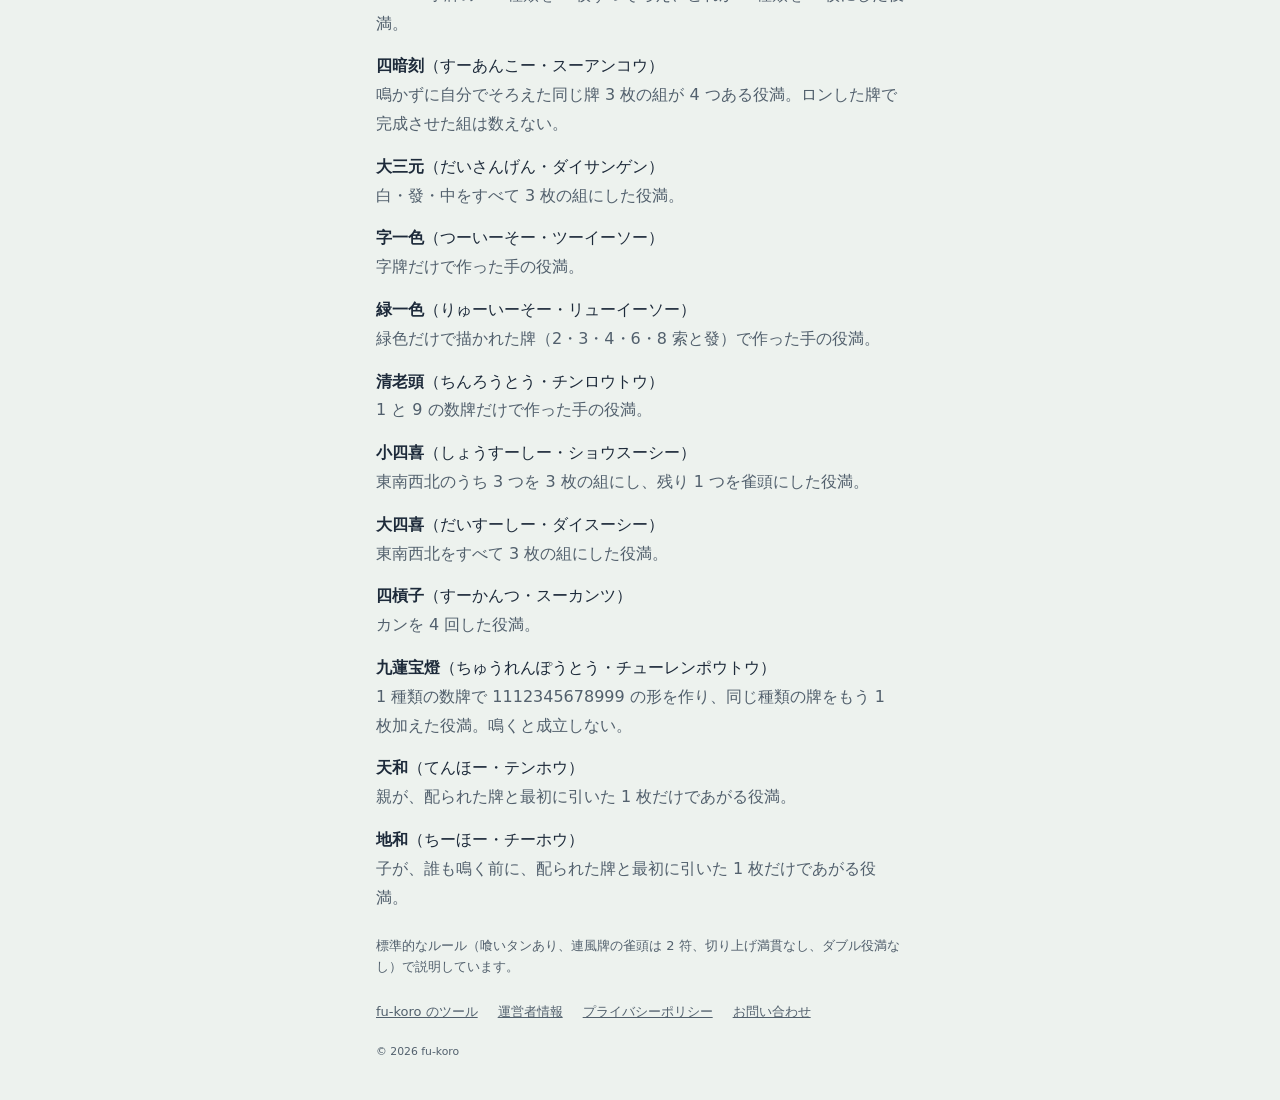
<file: terms/index.html>
<!doctype html>
<html lang="ja">
<head>
  <meta charset="utf-8">
  <meta name="viewport" content="width=device-width, initial-scale=1">
  <title>麻雀用語の読み方と意味｜麻雀の点数計算 符ナビ</title>
  <meta name="description" content="符計算と点数計算に出てくる麻雀用語を、読み方つきで引ける用語集。副底（ふーてい）・嵌張待ち（かんちゃんまち）・断么九（たんやおちゅー・タンヤオ）のように、ひらがなとカタカナの読みを添えて短く説明します。">
  <meta name="theme-color" content="#1b5e43">
  <link rel="canonical" href="https://fu-koro.com/mahjong-fu-calculator/terms/">
  <link rel="icon" href="/favicon.svg" type="image/svg+xml">
  <link rel="icon" href="/favicon-48.png" sizes="48x48" type="image/png">
  <link rel="apple-touch-icon" href="/apple-touch-icon.png">
  <meta property="og:title" content="麻雀用語の読み方と意味｜麻雀の点数計算 符ナビ">
  <meta property="og:description" content="符計算と点数計算に出てくる麻雀用語を、読み方つきで引ける用語集。副底（ふーてい）・嵌張待ち（かんちゃんまち）・断么九（たんやおちゅー・タンヤオ）のように、ひらがなとカタカナの読みを添えて短く説明します。">
  <meta property="og:url" content="https://fu-koro.com/mahjong-fu-calculator/terms/">
  <meta property="og:type" content="website">
  <meta property="og:image" content="https://fu-koro.com/mahjong-fu-calculator/ogp.png">
  <meta property="og:site_name" content="fu-koro のツール">
  <meta property="og:locale" content="ja_JP">
  <meta name="twitter:card" content="summary_large_image">
  <script id="adsbygoogle-script" async src="https://pagead2.googlesyndication.com/pagead/js/adsbygoogle.js?client=ca-pub-4953398950283499" crossorigin="anonymous"></script>
  <link rel="stylesheet" href="../styles.css?v=e326056de0">
  <script defer src="https://cloud.umami.is/script.js" data-website-id="b9d581f3-f758-4d59-aff1-66523ba27ad9" data-exclude-hash="true"></script>
</head>
<body>
  <header class="site-header">
    <button class="menu-button" type="button" popovertarget="site-menu" aria-label="メニューを開く">☰</button><nav class="site-menu" id="site-menu" popover aria-label="符ナビのページ"><button class="menu-close" type="button" popovertarget="site-menu" popovertargetaction="hide" aria-label="メニューを閉じる">✕</button><ul><li><a href="../">点数計算</a></li><li><a href="../#drill">符計算ドリル</a></li></ul><p class="site-menu-heading">解説</p><ul><li><a href="../guide/">点数計算の解説</a></li><li><a href="../guide/flow/">点数計算の流れ</a></li><li><a href="../guide/fu/">符計算のやり方</a></li><li><a href="../guide/fu-mistakes/">符計算でよくある間違い</a></li><li><a href="../guide/meld-fu/">面子と雀頭の符</a></li><li><a href="../guide/wait-fu/">待ちの種類と符</a></li><li><a href="../guide/score-table/">点数早見表</a></li><li><a href="../guide/limits/">満貫・跳満・役満</a></li><li><a href="../guide/yaku/">役一覧</a></li><li><a href="../guide/honba/">本場と支払い</a></li><li><a href="../terms/" aria-current="page">用語の読み方と意味</a></li></ul></nav>
    <nav class="breadcrumb" aria-label="現在地">
      <ol>
        <li><a href="/">fu-koro のツール</a></li>
        <li><a href="../">符ナビ</a></li>
      </ol>
    </nav>
    <h1 class="site-title">麻雀用語の読み方と意味</h1>
    <p class="site-lead">符計算と点数計算に出てくる言葉を、読み方つきで引けるようにまとめました。</p>
  </header>

  <main>
    <article class="guide guide-page">
      <p>読み方は、ひらがなが正式な読み、カタカナが卓でよく使われる呼び方です。両方を持つ言葉は、両方を載せています。</p>
      <nav class="term-index" aria-label="分類">
        <ul>
          <li><a href="#terms-hand">あがり方と手牌</a></li>
          <li><a href="#terms-fu">符</a></li>
          <li><a href="#terms-limit">点数の大きさ</a></li>
          <li><a href="#terms-dora">ドラ</a></li>
          <li><a href="#terms-situation">状況で付く役</a></li>
          <li><a href="#terms-yaku">役</a></li>
        </ul>
      </nav>
      <h2 id="terms-hand">あがり方と手牌</h2>
      <dl class="term-list">
        <dt id="winningTile"><span class="term-name">和了牌</span>（あがりはい）</dt>
        <dd>あがりを決めた最後の 1 枚。自分で引いた牌（ツモ）か、他の人が捨てた牌（ロン）のどちらか。</dd>
        <dt id="call"><span class="term-name">鳴き</span>（なき）</dt>
        <dd>他の人が捨てた牌をもらって、3 枚（カンは 4 枚）の組を作ること。チー・ポン・カンの 3 種類がある。</dd>
        <dt id="chi"><span class="term-name">チー</span>（ちー）</dt>
        <dd>左の人が捨てた牌をもらい、同じ種類で数字が連続する 3 枚（例: 3・4・5）を作ること。</dd>
        <dt id="pon"><span class="term-name">ポン</span>（ぽん）</dt>
        <dd>誰かが捨てた牌をもらい、同じ牌 3 枚の組を作ること。</dd>
        <dt id="tsumo"><span class="term-name">ツモ</span>（つも）</dt>
        <dd>自分で引いた牌であがること。点数は他の 3 人全員が払う。</dd>
        <dt id="ron"><span class="term-name">ロン</span>（ろん）</dt>
        <dd>他の人が捨てた牌であがること。点数はその牌を捨てた人が 1 人で払う。</dd>
        <dt id="roundWind"><span class="term-name">場風</span>（ばかぜ）</dt>
        <dd>いまの場の風。前半の東場なら東、後半の南場なら南になる。</dd>
        <dt id="seatWind"><span class="term-name">自風</span>（じかぜ）</dt>
        <dd>自分の席の風。親が東で、そこから反時計回りに南・西・北になる。</dd>
        <dt id="honba"><span class="term-name">本場</span>（ほんば）</dt>
        <dd>親があがるか、誰もあがれずに終わると、同じ親のまま次の勝負が始まり、そのたびに 1 つ増える数。1 本場ごとに、あがった人がもらう点数が 300 点増える。</dd>
        <dt id="han"><span class="term-name">翻数</span>（はんすう）</dt>
        <dd>あがった手の役の点数を合計した数。ドラも 1 枚につき 1 翻として足す。</dd>
        <dt id="whiteDragon"><span class="term-name">白</span>（はく・ハク）</dt>
        <dd>白・發・中 の三元牌の 1 つで、何も書かれていない面を持つ牌。3 枚そろえると 1 翻の役牌になる。</dd>
        <dt id="greenDragon"><span class="term-name">發</span>（はつ・ハツ）</dt>
        <dd>白・發・中 の三元牌の 1 つで、緑色の「發」の字が書かれた牌。3 枚そろえると 1 翻の役牌になる。</dd>
        <dt id="redDragon"><span class="term-name">中</span>（ちゅん・チュン）</dt>
        <dd>白・發・中 の三元牌の 1 つで、赤い「中」の字が書かれた牌。3 枚そろえると 1 翻の役牌になる。</dd>
      </dl>
      <h2 id="terms-fu">符</h2>
      <dl class="term-list">
        <dt id="fu"><span class="term-name">符</span>（ふ）</dt>
        <dd>手の形やあがり方から決まる点数の基準。翻数と組み合わせて最終的な点数が決まる。</dd>
        <dt id="base"><span class="term-name">副底</span>（ふーてい）</dt>
        <dd>あがれば必ずもらえる基本の 20 符。</dd>
        <dt id="closedRon"><span class="term-name">門前ロン</span>（めんぜんろん）</dt>
        <dd>一度も鳴かずに（暗槓は除く）、他の人の捨てた牌であがると付く 10 符。</dd>
        <dt id="tsumoFu"><span class="term-name">ツモ符</span>（つもふ）</dt>
        <dd>自分で引いてあがると付く 2 符。ただし平和（符が付く組や待ちがない形）で鳴かずにツモした場合は付かない。</dd>
        <dt id="openTriplet"><span class="term-name">明刻</span>（みんこ）</dt>
        <dd>ポンして作った同じ牌 3 枚の組。中張牌（2〜8）は 2 符、么九牌（1・9・字牌）は 4 符。自分の手の中の 3 枚でも、ロンした牌で完成させた場合は明刻として数える。</dd>
        <dt id="closedTriplet"><span class="term-name">暗刻</span>（あんこ）</dt>
        <dd>鳴かずに自分で集めた同じ牌 3 枚の組。中張牌（2〜8）は 4 符、么九牌（1・9・字牌）は 8 符。</dd>
        <dt id="openQuad"><span class="term-name">明槓</span>（みんかん）</dt>
        <dd>他の人からもらって作った同じ牌 4 枚の組。中張牌（2〜8）は 8 符、么九牌（1・9・字牌）は 16 符。</dd>
        <dt id="closedQuad"><span class="term-name">暗槓</span>（あんかん）</dt>
        <dd>全部自分で引いてそろえた同じ牌 4 枚の組。中張牌（2〜8）は 16 符、么九牌（1・9・字牌）は 32 符で、一番符が高い組。</dd>
        <dt id="terminalOrHonor"><span class="term-name">么九牌</span>（やおちゅうはい・ヤオチューハイ）</dt>
        <dd>数字の 1 と 9、それと字牌（東南西北白發中）のこと。これらで作った組は、2〜8 の牌で作った組の 2 倍の符になる。</dd>
        <dt id="ryanmen"><span class="term-name">両面待ち</span>（りゃんめんまち・リャンメン）</dt>
        <dd>4・5 のように連続する 2 枚で、両側の 3 か 6 を待つ形。待ちの符は付かない。</dd>
        <dt id="kanchan"><span class="term-name">嵌張待ち</span>（かんちゃんまち・カンチャン）</dt>
        <dd>4・6 のように 1 つ飛ばしの 2 枚で、間の 5 を待つ形。待ちの符が 2 符付く。</dd>
        <dt id="penchan"><span class="term-name">辺張待ち</span>（ぺんちゃんまち・ペンチャン）</dt>
        <dd>1・2 で 3 を待つ、または 8・9 で 7 を待つ形。待ちの符が 2 符付く。</dd>
        <dt id="tanki"><span class="term-name">単騎待ち</span>（たんきまち・タンキ）</dt>
        <dd>雀頭（同じ牌 2 枚）の片方だけを持っていて、もう 1 枚を待つ形。待ちの符が 2 符付く。</dd>
        <dt id="shanpon"><span class="term-name">双碰待ち</span>（しゃんぽんまち・シャンポン）</dt>
        <dd>同じ牌 2 枚の組を 2 つ持っていて、どちらかの 3 枚目を待つ形。待ちの符は付かないが、できた 3 枚の組の符は付く。</dd>
        <dt id="sevenPairs"><span class="term-name">七対子</span>（ちーといつ・チートイツ）</dt>
        <dd>同じ牌 2 枚の組を 7 つそろえた特別なあがり形。符は必ず 25 符になる。</dd>
      </dl>
      <h2 id="terms-limit">点数の大きさ</h2>
      <dl class="term-list">
        <dt id="mangan"><span class="term-name">満貫</span>（まんがん）</dt>
        <dd>5 翻の手に決まっている点数。符がいくつでも子は 8,000 点、親は 12,000 点で頭打ちになる。4 翻以下でも符が多ければ満貫に届く。</dd>
        <dt id="haneman"><span class="term-name">跳満</span>（はねまん）</dt>
        <dd>6 翻か 7 翻の手に決まっている点数。子は 12,000 点、親は 18,000 点で、満貫のちょうど 1.5 倍にあたる。</dd>
        <dt id="baiman"><span class="term-name">倍満</span>（ばいまん）</dt>
        <dd>8 翻から 10 翻の手に決まっている点数。子は 16,000 点、親は 24,000 点で、満貫のちょうど 2 倍にあたる。</dd>
        <dt id="sanbaiman"><span class="term-name">三倍満</span>（さんばいまん）</dt>
        <dd>11 翻か 12 翻の手に決まっている点数。子は 24,000 点、親は 36,000 点で、満貫のちょうど 3 倍にあたる。</dd>
        <dt id="yakuman"><span class="term-name">役満</span>（やくまん）</dt>
        <dd>13 翻以上の手と、そろえるのが特に難しい決まった形に与えられる、いちばん上の点数。子は 32,000 点、親は 48,000 点。</dd>
      </dl>
      <h2 id="terms-dora">ドラ</h2>
      <dl class="term-list">
        <dt id="dora"><span class="term-name">ドラ</span>（どら）</dt>
        <dd>あがったときに 1 枚につき 1 翻増える牌。ドラ表示牌の次の牌がドラになる。ドラだけでは役にならない。</dd>
        <dt id="doraIndicator"><span class="term-name">ドラ表示牌</span>（どらひょうじはい）</dt>
        <dd>山の中で表に向けてめくった牌。この牌の次の牌がドラで、9 の次は 1、北の次は東、中の次は白になる。</dd>
        <dt id="uraDora"><span class="term-name">裏ドラ</span>（うらどら）</dt>
        <dd>立直してあがったときだけ、ドラ表示牌の下の牌をめくって決めるドラ。1 枚につき 1 翻増える。</dd>
        <dt id="redFive"><span class="term-name">赤ドラ</span>（あかどら）</dt>
        <dd>赤く塗られた 5 の牌。1 枚につき 1 翻増える。</dd>
      </dl>
      <h2 id="terms-situation">状況で付く役</h2>
      <dl class="term-list">
        <dt id="riichi"><span class="term-name">立直</span>（りーち・リーチ）</dt>
        <dd>鳴かずにあと 1 枚であがれる形になったときに宣言し、1,000 点を出して手を固定する役。1 翻。</dd>
        <dt id="doubleRiichi"><span class="term-name">ダブル立直</span>（だぶるりーち・ダブルリーチ）</dt>
        <dd>最初の捨て牌で立直を宣言する役。誰かが鳴く前に限る。2 翻。</dd>
        <dt id="ippatsu"><span class="term-name">一発</span>（いっぱつ・イッパツ）</dt>
        <dd>立直を宣言してから一巡以内に、誰にも鳴かれずにあがる役。1 翻。</dd>
        <dt id="rinshan"><span class="term-name">嶺上開花</span>（りんしゃんかいほー・リンシャンカイホウ）</dt>
        <dd>カンをしたあとに補充で引く牌であがる役。1 翻。</dd>
        <dt id="chankan"><span class="term-name">槍槓</span>（ちゃんかん・チャンカン）</dt>
        <dd>他の人がポンした組に 4 枚目を足してカンしようとした牌でロンする役。1 翻。</dd>
      </dl>
      <h2 id="terms-yaku">役</h2>
      <dl class="term-list">
        <dt id="menzenTsumo"><span class="term-name">門前清自摸和</span>（めんぜんちんつもほー・メンゼンツモ）</dt>
        <dd>鳴かずに、自分で引いた牌であがる役。1 翻。</dd>
        <dt id="pinfu"><span class="term-name">平和</span>（ぴんふ・ピンフ）</dt>
        <dd>鳴かずに、4 組すべてを数字が連続する 3 枚で作り、雀頭が役牌でなく、両面待ちであがる役。1 翻。</dd>
        <dt id="tanyao"><span class="term-name">断么九</span>（たんやおちゅー・タンヤオ）</dt>
        <dd>2〜8 の数牌だけで作った手の役。1 翻で、鳴いても成立する。</dd>
        <dt id="iipeikou"><span class="term-name">一盃口</span>（いーぺーこー・イーペーコー）</dt>
        <dd>同じ種類・同じ数字の連続する 3 枚の組が 2 つある役。鳴くと成立しない。1 翻。</dd>
        <dt id="yakuhai"><span class="term-name">役牌</span>（やくはい）</dt>
        <dd>白・發・中、場風、自風のいずれかの牌を 3 枚（または 4 枚）そろえる役。1 組につき 1 翻で、鳴いても成立する。</dd>
        <dt id="haitei"><span class="term-name">海底摸月</span>（はいていもーゆえ・ハイテイ）</dt>
        <dd>山に残った最後の 1 枚を自分で引いてあがる役。1 翻。</dd>
        <dt id="houtei"><span class="term-name">河底撈魚</span>（ほーていらおゆい・ホウテイ）</dt>
        <dd>山の最後の 1 枚を引いた人が捨てた牌でロンする役。1 翻。</dd>
        <dt id="sanshoku"><span class="term-name">三色同順</span>（さんしょくどうじゅん・サンショク）</dt>
        <dd>萬子・筒子・索子で、同じ数字の連続する 3 枚をそろえる役。2 翻で、鳴くと 1 翻。</dd>
        <dt id="ittsu"><span class="term-name">一気通貫</span>（いっきつうかん・イッツー）</dt>
        <dd>同じ種類の数牌で 123・456・789 をそろえる役。2 翻で、鳴くと 1 翻。</dd>
        <dt id="chanta"><span class="term-name">混全帯么九</span>（ほんちゃんたいやおちゅー・チャンタ）</dt>
        <dd>すべての組と雀頭に 1・9・字牌のどれかが入り、字牌も使っている手の役。2 翻で、鳴くと 1 翻。</dd>
        <dt id="toitoi"><span class="term-name">対々和</span>（といといほー・トイトイ）</dt>
        <dd>4 組すべてを同じ牌 3 枚（または 4 枚）の組で作った役。2 翻。</dd>
        <dt id="sanankou"><span class="term-name">三暗刻</span>（さんあんこー・サンアンコウ）</dt>
        <dd>鳴かずに自分でそろえた同じ牌 3 枚の組が 3 つある役。ロンした牌で完成させた組は数えない。2 翻。</dd>
        <dt id="sanshokuDoukou"><span class="term-name">三色同刻</span>（さんしょくどうこー・サンショクドウコウ）</dt>
        <dd>萬子・筒子・索子で、同じ数字の牌 3 枚の組をそろえる役。2 翻。</dd>
        <dt id="sankantsu"><span class="term-name">三槓子</span>（さんかんつ・サンカンツ）</dt>
        <dd>カンを 3 回した役。2 翻。</dd>
        <dt id="shousangen"><span class="term-name">小三元</span>（しょうさんげん・ショウサンゲン）</dt>
        <dd>白・發・中のうち 2 つを 3 枚の組にし、残り 1 つを雀頭にした役。2 翻。</dd>
        <dt id="honroutou"><span class="term-name">混老頭</span>（ほんろうとう・ホンロウトウ）</dt>
        <dd>1・9・字牌だけで作った手の役。2 翻。</dd>
        <dt id="ryanpeikou"><span class="term-name">二盃口</span>（りゃんぺーこー・リャンペーコー）</dt>
        <dd>同じ連続する 3 枚の組 2 つ（一盃口）が、2 セットある役。鳴くと成立しない。3 翻。</dd>
        <dt id="junchan"><span class="term-name">純全帯么九</span>（じゅんちゃんたいやおちゅー・ジュンチャン）</dt>
        <dd>すべての組と雀頭に 1 か 9 が入り、字牌を使っていない手の役。3 翻で、鳴くと 2 翻。</dd>
        <dt id="honitsu"><span class="term-name">混一色</span>（ほんいーそー・ホンイツ）</dt>
        <dd>1 種類の数牌と字牌だけで作った手の役。3 翻で、鳴くと 2 翻。</dd>
        <dt id="chinitsu"><span class="term-name">清一色</span>（ちんいーそー・チンイツ）</dt>
        <dd>1 種類の数牌だけで作った手の役。6 翻で、鳴くと 5 翻。</dd>
        <dt id="kokushi"><span class="term-name">国士無双</span>（こくしむそう・コクシムソウ）</dt>
        <dd>1・9・字牌の 13 種類を 1 枚ずつそろえ、どれか 1 種類を 2 枚にした役満。</dd>
        <dt id="suuankou"><span class="term-name">四暗刻</span>（すーあんこー・スーアンコウ）</dt>
        <dd>鳴かずに自分でそろえた同じ牌 3 枚の組が 4 つある役満。ロンした牌で完成させた組は数えない。</dd>
        <dt id="daisangen"><span class="term-name">大三元</span>（だいさんげん・ダイサンゲン）</dt>
        <dd>白・發・中をすべて 3 枚の組にした役満。</dd>
        <dt id="tsuuiisou"><span class="term-name">字一色</span>（つーいーそー・ツーイーソー）</dt>
        <dd>字牌だけで作った手の役満。</dd>
        <dt id="ryuuiisou"><span class="term-name">緑一色</span>（りゅーいーそー・リューイーソー）</dt>
        <dd>緑色だけで描かれた牌（2・3・4・6・8 索と發）で作った手の役満。</dd>
        <dt id="chinroutou"><span class="term-name">清老頭</span>（ちんろうとう・チンロウトウ）</dt>
        <dd>1 と 9 の数牌だけで作った手の役満。</dd>
        <dt id="shousuushii"><span class="term-name">小四喜</span>（しょうすーしー・ショウスーシー）</dt>
        <dd>東南西北のうち 3 つを 3 枚の組にし、残り 1 つを雀頭にした役満。</dd>
        <dt id="daisuushii"><span class="term-name">大四喜</span>（だいすーしー・ダイスーシー）</dt>
        <dd>東南西北をすべて 3 枚の組にした役満。</dd>
        <dt id="suukantsu"><span class="term-name">四槓子</span>（すーかんつ・スーカンツ）</dt>
        <dd>カンを 4 回した役満。</dd>
        <dt id="chuuren"><span class="term-name">九蓮宝燈</span>（ちゅうれんぽうとう・チューレンポウトウ）</dt>
        <dd>1 種類の数牌で 1112345678999 の形を作り、同じ種類の牌をもう 1 枚加えた役満。鳴くと成立しない。</dd>
        <dt id="tenhou"><span class="term-name">天和</span>（てんほー・テンホウ）</dt>
        <dd>親が、配られた牌と最初に引いた 1 枚だけであがる役満。</dd>
        <dt id="chiihou"><span class="term-name">地和</span>（ちーほー・チーホウ）</dt>
        <dd>子が、誰も鳴く前に、配られた牌と最初に引いた 1 枚だけであがる役満。</dd>
      </dl>
    </article>
  </main>

  <footer class="site-footer">
    <p>標準的なルール（喰いタンあり、連風牌の雀頭は 2 符、切り上げ満貫なし、ダブル役満なし）で説明しています。</p>
    <ul class="footer-links">
      <li><a href="/">fu-koro のツール</a></li>
      <li><a href="/about/">運営者情報</a></li>
      <li><a href="/privacy/">プライバシーポリシー</a></li>
      <li><a href="/contact/">お問い合わせ</a></li>
    </ul>
    <small>© 2026 fu-koro</small>
  </footer>
</body>
</html>
</file>
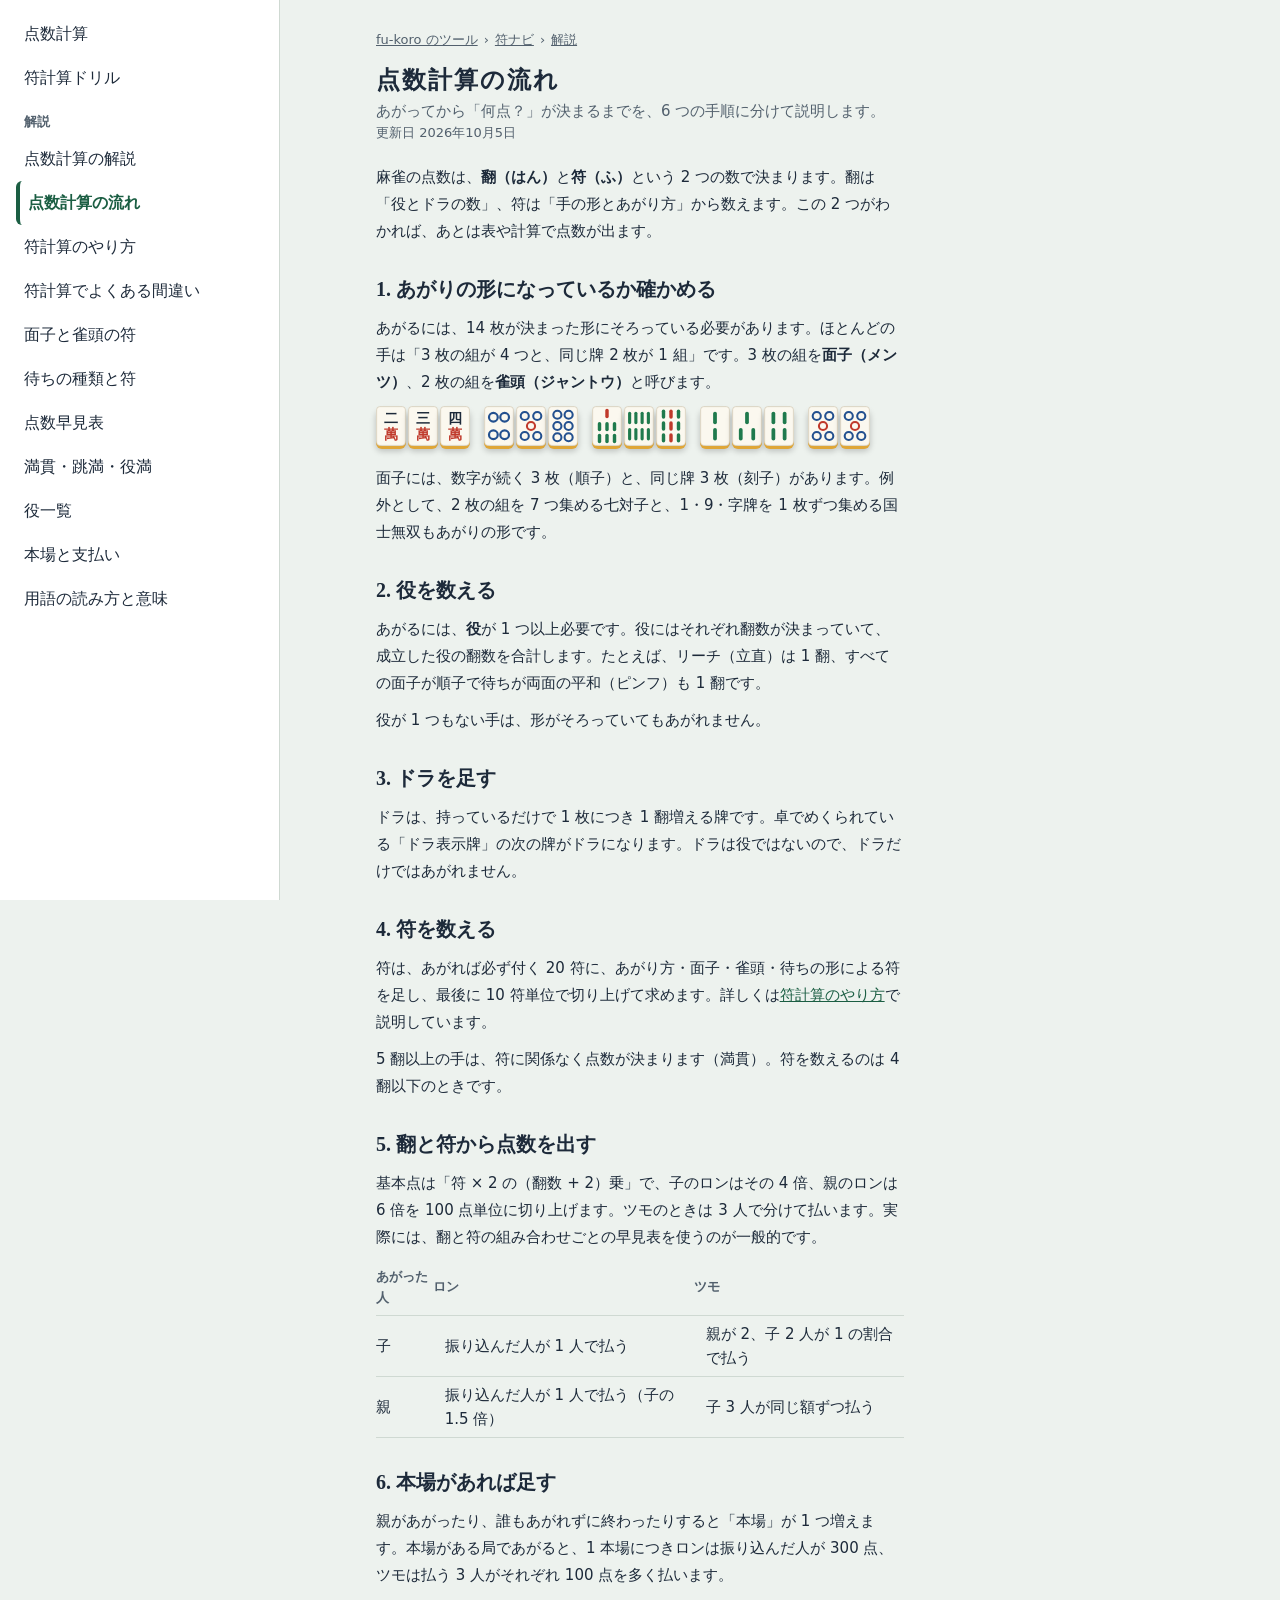
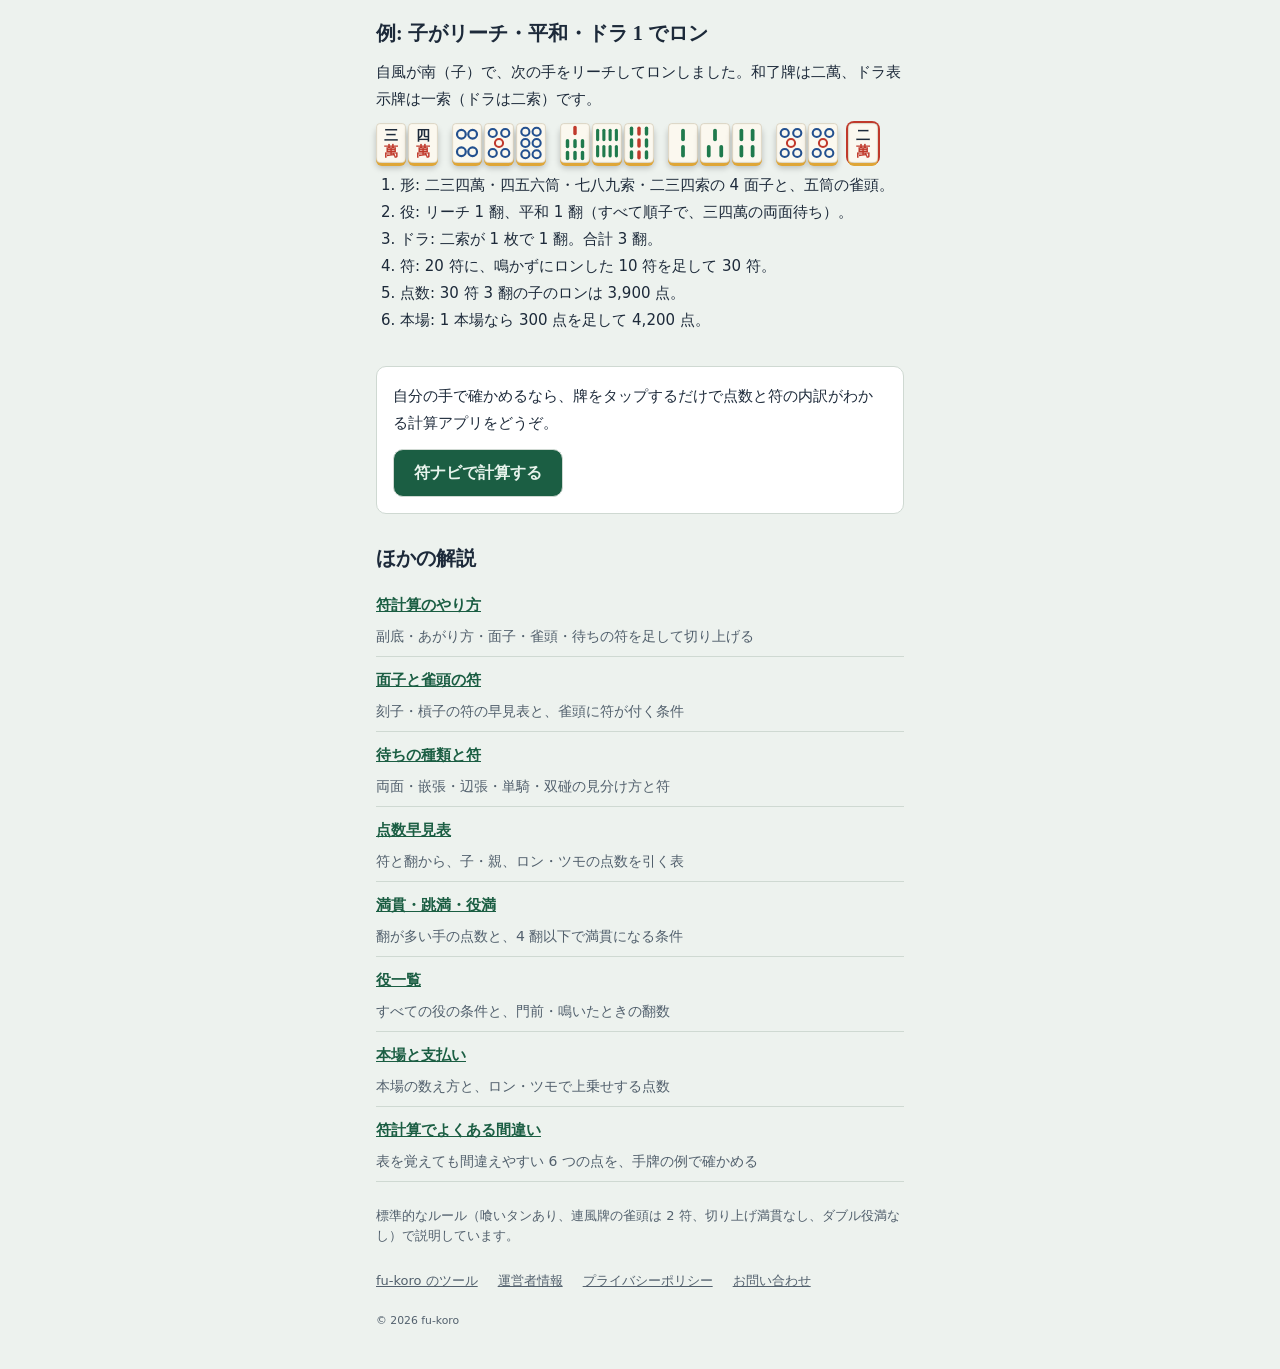
<file: guide/flow/index.html>
<!doctype html>
<html lang="ja">
<head>
  <meta charset="utf-8">
  <meta name="viewport" content="width=device-width, initial-scale=1">
  <title>点数計算の流れ｜麻雀の点数計算 符ナビ</title>
  <meta name="description" content="麻雀の点数計算を、あがりの形の確認・役・ドラ・符・点数・本場の 6 つの手順に分けて、初心者向けに具体例つきで解説します。">
  <meta name="theme-color" content="#1b5e43">
  <link rel="canonical" href="https://fu-koro.com/mahjong-fu-calculator/guide/flow/">
  <link rel="icon" href="/favicon.svg" type="image/svg+xml">
  <link rel="icon" href="/favicon-48.png" sizes="48x48" type="image/png">
  <link rel="apple-touch-icon" href="/apple-touch-icon.png">
  <meta property="og:title" content="点数計算の流れ｜麻雀の点数計算 符ナビ">
  <meta property="og:description" content="麻雀の点数計算を、あがりの形の確認・役・ドラ・符・点数・本場の 6 つの手順に分けて、初心者向けに具体例つきで解説します。">
  <meta property="og:url" content="https://fu-koro.com/mahjong-fu-calculator/guide/flow/">
  <meta property="og:type" content="article">
  <meta property="og:image" content="https://fu-koro.com/mahjong-fu-calculator/ogp.png">
  <meta property="og:site_name" content="fu-koro のツール">
  <meta property="og:locale" content="ja_JP">
  <meta name="twitter:card" content="summary_large_image">
  <script id="adsbygoogle-script" async src="https://pagead2.googlesyndication.com/pagead/js/adsbygoogle.js?client=ca-pub-4953398950283499" crossorigin="anonymous"></script>
  <script type="application/ld+json">
  {
    "@context": "https://schema.org",
    "@type": "Article",
    "headline": "点数計算の流れ",
    "description": "麻雀の点数計算を、あがりの形の確認・役・ドラ・符・点数・本場の 6 つの手順に分けて、初心者向けに具体例つきで解説します。",
    "mainEntityOfPage": "https://fu-koro.com/mahjong-fu-calculator/guide/flow/",
    "inLanguage": "ja",
    "image": "https://fu-koro.com/mahjong-fu-calculator/ogp.png",
    "datePublished": "2026-09-27",
    "dateModified": "2026-10-05",
    "author": {
      "@type": "Person",
      "name": "fu-koro",
      "url": "https://fu-koro.com/about/"
    }
  }
  </script>
  <script type="application/ld+json">
  {
    "@context": "https://schema.org",
    "@type": "BreadcrumbList",
    "itemListElement": [
      {
        "@type": "ListItem",
        "position": 1,
        "name": "fu-koro のツール",
        "item": "https://fu-koro.com/"
      },
      {
        "@type": "ListItem",
        "position": 2,
        "name": "符ナビ",
        "item": "https://fu-koro.com/mahjong-fu-calculator/"
      },
      {
        "@type": "ListItem",
        "position": 3,
        "name": "解説",
        "item": "https://fu-koro.com/mahjong-fu-calculator/guide/"
      },
      {
        "@type": "ListItem",
        "position": 4,
        "name": "点数計算の流れ",
        "item": "https://fu-koro.com/mahjong-fu-calculator/guide/flow/"
      }
    ]
  }
  </script>
  <link rel="stylesheet" href="../../styles.css?v=e326056de0">
  <script defer src="https://cloud.umami.is/script.js" data-website-id="b9d581f3-f758-4d59-aff1-66523ba27ad9" data-exclude-hash="true"></script>
</head>
<body>
  <header class="site-header">
    <button class="menu-button" type="button" popovertarget="site-menu" aria-label="メニューを開く">☰</button><nav class="site-menu" id="site-menu" popover aria-label="符ナビのページ"><button class="menu-close" type="button" popovertarget="site-menu" popovertargetaction="hide" aria-label="メニューを閉じる">✕</button><ul><li><a href="../../">点数計算</a></li><li><a href="../../#drill">符計算ドリル</a></li></ul><p class="site-menu-heading">解説</p><ul><li><a href="../../guide/">点数計算の解説</a></li><li><a href="../../guide/flow/" aria-current="page">点数計算の流れ</a></li><li><a href="../../guide/fu/">符計算のやり方</a></li><li><a href="../../guide/fu-mistakes/">符計算でよくある間違い</a></li><li><a href="../../guide/meld-fu/">面子と雀頭の符</a></li><li><a href="../../guide/wait-fu/">待ちの種類と符</a></li><li><a href="../../guide/score-table/">点数早見表</a></li><li><a href="../../guide/limits/">満貫・跳満・役満</a></li><li><a href="../../guide/yaku/">役一覧</a></li><li><a href="../../guide/honba/">本場と支払い</a></li><li><a href="../../terms/">用語の読み方と意味</a></li></ul></nav>
    <nav class="breadcrumb" aria-label="現在地">
      <ol>
        <li><a href="/">fu-koro のツール</a></li>
        <li><a href="../../" data-umami-event="guide-to-app-breadcrumb">符ナビ</a></li>
        <li><a href="../">解説</a></li>
      </ol>
    </nav>
    <h1 class="site-title">点数計算の流れ</h1>
    <p class="site-lead">あがってから「何点？」が決まるまでを、6 つの手順に分けて説明します。</p>
    <p class="page-date">更新日 <time datetime="2026-10-05">2026年10月5日</time></p>
  </header>

  <main>
    <article class="guide guide-page">
      <p>麻雀の点数は、<strong>翻（はん）</strong>と<strong>符（ふ）</strong>という 2 つの数で決まります。翻は「役とドラの数」、符は「手の形とあがり方」から数えます。この 2 つがわかれば、あとは表や計算で点数が出ます。</p>

      <h2>1. あがりの形になっているか確かめる</h2>
      <p>あがるには、14 枚が決まった形にそろっている必要があります。ほとんどの手は「3 枚の組が 4 つと、同じ牌 2 枚が 1 組」です。3 枚の組を<strong>面子（メンツ）</strong>、2 枚の組を<strong>雀頭（ジャントウ）</strong>と呼びます。</p>
      <p><span class="tiles" role="img" aria-label="二萬 三萬 四萬 四筒 五筒 六筒 七索 八索 九索 二索 三索 四索 五筒 五筒"><span class="tile-group"><span class="tile"><svg viewBox="0 0 48 64" xmlns="http://www.w3.org/2000/svg" aria-hidden="true" focusable="false"><rect class="tile-face" x="1" y="1" width="46" height="62" rx="5"/><text x="24" y="20" font-size="22" font-family="'Hiragino Mincho ProN','Yu Mincho','Noto Serif JP',serif" font-weight="700" fill="#1d2a3a" text-anchor="middle" dominant-baseline="central">二</text><text x="24" y="46" font-size="22" font-family="'Hiragino Mincho ProN','Yu Mincho','Noto Serif JP',serif" font-weight="700" fill="#c0392b" text-anchor="middle" dominant-baseline="central">萬</text></svg></span><span class="tile"><svg viewBox="0 0 48 64" xmlns="http://www.w3.org/2000/svg" aria-hidden="true" focusable="false"><rect class="tile-face" x="1" y="1" width="46" height="62" rx="5"/><text x="24" y="20" font-size="22" font-family="'Hiragino Mincho ProN','Yu Mincho','Noto Serif JP',serif" font-weight="700" fill="#1d2a3a" text-anchor="middle" dominant-baseline="central">三</text><text x="24" y="46" font-size="22" font-family="'Hiragino Mincho ProN','Yu Mincho','Noto Serif JP',serif" font-weight="700" fill="#c0392b" text-anchor="middle" dominant-baseline="central">萬</text></svg></span><span class="tile"><svg viewBox="0 0 48 64" xmlns="http://www.w3.org/2000/svg" aria-hidden="true" focusable="false"><rect class="tile-face" x="1" y="1" width="46" height="62" rx="5"/><text x="24" y="20" font-size="22" font-family="'Hiragino Mincho ProN','Yu Mincho','Noto Serif JP',serif" font-weight="700" fill="#1d2a3a" text-anchor="middle" dominant-baseline="central">四</text><text x="24" y="46" font-size="22" font-family="'Hiragino Mincho ProN','Yu Mincho','Noto Serif JP',serif" font-weight="700" fill="#c0392b" text-anchor="middle" dominant-baseline="central">萬</text></svg></span></span><span class="tile-group"><span class="tile"><svg viewBox="0 0 48 64" xmlns="http://www.w3.org/2000/svg" aria-hidden="true" focusable="false"><rect class="tile-face" x="1" y="1" width="46" height="62" rx="5"/><circle class="pip" cx="15" cy="18" r="7" fill="none" stroke="#23508f" stroke-width="3.5"/><circle class="pip" cx="33" cy="18" r="7" fill="none" stroke="#23508f" stroke-width="3.5"/><circle class="pip" cx="15" cy="46" r="7" fill="none" stroke="#23508f" stroke-width="3.5"/><circle class="pip" cx="33" cy="46" r="7" fill="none" stroke="#23508f" stroke-width="3.5"/></svg></span><span class="tile"><svg viewBox="0 0 48 64" xmlns="http://www.w3.org/2000/svg" aria-hidden="true" focusable="false"><rect class="tile-face" x="1" y="1" width="46" height="62" rx="5"/><circle class="pip" cx="14" cy="16" r="6.5" fill="none" stroke="#23508f" stroke-width="3.3"/><circle class="pip" cx="34" cy="16" r="6.5" fill="none" stroke="#23508f" stroke-width="3.3"/><circle class="pip" cx="24" cy="32" r="6.5" fill="none" stroke="#c0392b" stroke-width="3.3"/><circle class="pip" cx="14" cy="48" r="6.5" fill="none" stroke="#23508f" stroke-width="3.3"/><circle class="pip" cx="34" cy="48" r="6.5" fill="none" stroke="#23508f" stroke-width="3.3"/></svg></span><span class="tile"><svg viewBox="0 0 48 64" xmlns="http://www.w3.org/2000/svg" aria-hidden="true" focusable="false"><rect class="tile-face" x="1" y="1" width="46" height="62" rx="5"/><circle class="pip" cx="15" cy="14" r="6.5" fill="none" stroke="#23508f" stroke-width="3.3"/><circle class="pip" cx="33" cy="14" r="6.5" fill="none" stroke="#23508f" stroke-width="3.3"/><circle class="pip" cx="15" cy="32" r="6.5" fill="none" stroke="#23508f" stroke-width="3.3"/><circle class="pip" cx="33" cy="32" r="6.5" fill="none" stroke="#23508f" stroke-width="3.3"/><circle class="pip" cx="15" cy="50" r="6.5" fill="none" stroke="#23508f" stroke-width="3.3"/><circle class="pip" cx="33" cy="50" r="6.5" fill="none" stroke="#23508f" stroke-width="3.3"/></svg></span></span><span class="tile-group"><span class="tile"><svg viewBox="0 0 48 64" xmlns="http://www.w3.org/2000/svg" aria-hidden="true" focusable="false"><rect class="tile-face" x="1" y="1" width="46" height="62" rx="5"/><rect class="stick" x="21.25" y="4.5" width="5.5" height="15" rx="2.75" fill="#c0392b"/><rect class="stick" x="9.25" y="25.5" width="5.5" height="15" rx="2.75" fill="#1f7a4d"/><rect class="stick" x="21.25" y="25.5" width="5.5" height="15" rx="2.75" fill="#1f7a4d"/><rect class="stick" x="33.25" y="25.5" width="5.5" height="15" rx="2.75" fill="#1f7a4d"/><rect class="stick" x="9.25" y="44.5" width="5.5" height="15" rx="2.75" fill="#1f7a4d"/><rect class="stick" x="21.25" y="44.5" width="5.5" height="15" rx="2.75" fill="#1f7a4d"/><rect class="stick" x="33.25" y="44.5" width="5.5" height="15" rx="2.75" fill="#1f7a4d"/></svg></span><span class="tile"><svg viewBox="0 0 48 64" xmlns="http://www.w3.org/2000/svg" aria-hidden="true" focusable="false"><rect class="tile-face" x="1" y="1" width="46" height="62" rx="5"/><rect class="stick" x="6.5" y="9" width="5" height="20" rx="2.5" fill="#1f7a4d"/><rect class="stick" x="16.5" y="9" width="5" height="20" rx="2.5" fill="#1f7a4d"/><rect class="stick" x="26.5" y="9" width="5" height="20" rx="2.5" fill="#1f7a4d"/><rect class="stick" x="36.5" y="9" width="5" height="20" rx="2.5" fill="#1f7a4d"/><rect class="stick" x="6.5" y="35" width="5" height="20" rx="2.5" fill="#1f7a4d"/><rect class="stick" x="16.5" y="35" width="5" height="20" rx="2.5" fill="#1f7a4d"/><rect class="stick" x="26.5" y="35" width="5" height="20" rx="2.5" fill="#1f7a4d"/><rect class="stick" x="36.5" y="35" width="5" height="20" rx="2.5" fill="#1f7a4d"/></svg></span><span class="tile"><svg viewBox="0 0 48 64" xmlns="http://www.w3.org/2000/svg" aria-hidden="true" focusable="false"><rect class="tile-face" x="1" y="1" width="46" height="62" rx="5"/><rect class="stick" x="9.25" y="5.5" width="5.5" height="15" rx="2.75" fill="#1f7a4d"/><rect class="stick" x="21.25" y="5.5" width="5.5" height="15" rx="2.75" fill="#c0392b"/><rect class="stick" x="33.25" y="5.5" width="5.5" height="15" rx="2.75" fill="#1f7a4d"/><rect class="stick" x="9.25" y="24.5" width="5.5" height="15" rx="2.75" fill="#1f7a4d"/><rect class="stick" x="21.25" y="24.5" width="5.5" height="15" rx="2.75" fill="#c0392b"/><rect class="stick" x="33.25" y="24.5" width="5.5" height="15" rx="2.75" fill="#1f7a4d"/><rect class="stick" x="9.25" y="43.5" width="5.5" height="15" rx="2.75" fill="#1f7a4d"/><rect class="stick" x="21.25" y="43.5" width="5.5" height="15" rx="2.75" fill="#c0392b"/><rect class="stick" x="33.25" y="43.5" width="5.5" height="15" rx="2.75" fill="#1f7a4d"/></svg></span></span><span class="tile-group"><span class="tile"><svg viewBox="0 0 48 64" xmlns="http://www.w3.org/2000/svg" aria-hidden="true" focusable="false"><rect class="tile-face" x="1" y="1" width="46" height="62" rx="5"/><rect class="stick" x="21" y="9" width="6" height="20" rx="3" fill="#1f7a4d"/><rect class="stick" x="21" y="35" width="6" height="20" rx="3" fill="#1f7a4d"/></svg></span><span class="tile"><svg viewBox="0 0 48 64" xmlns="http://www.w3.org/2000/svg" aria-hidden="true" focusable="false"><rect class="tile-face" x="1" y="1" width="46" height="62" rx="5"/><rect class="stick" x="21" y="9" width="6" height="20" rx="3" fill="#1f7a4d"/><rect class="stick" x="11" y="35" width="6" height="20" rx="3" fill="#1f7a4d"/><rect class="stick" x="31" y="35" width="6" height="20" rx="3" fill="#1f7a4d"/></svg></span><span class="tile"><svg viewBox="0 0 48 64" xmlns="http://www.w3.org/2000/svg" aria-hidden="true" focusable="false"><rect class="tile-face" x="1" y="1" width="46" height="62" rx="5"/><rect class="stick" x="12" y="9" width="6" height="20" rx="3" fill="#1f7a4d"/><rect class="stick" x="30" y="9" width="6" height="20" rx="3" fill="#1f7a4d"/><rect class="stick" x="12" y="35" width="6" height="20" rx="3" fill="#1f7a4d"/><rect class="stick" x="30" y="35" width="6" height="20" rx="3" fill="#1f7a4d"/></svg></span></span><span class="tile-group"><span class="tile"><svg viewBox="0 0 48 64" xmlns="http://www.w3.org/2000/svg" aria-hidden="true" focusable="false"><rect class="tile-face" x="1" y="1" width="46" height="62" rx="5"/><circle class="pip" cx="14" cy="16" r="6.5" fill="none" stroke="#23508f" stroke-width="3.3"/><circle class="pip" cx="34" cy="16" r="6.5" fill="none" stroke="#23508f" stroke-width="3.3"/><circle class="pip" cx="24" cy="32" r="6.5" fill="none" stroke="#c0392b" stroke-width="3.3"/><circle class="pip" cx="14" cy="48" r="6.5" fill="none" stroke="#23508f" stroke-width="3.3"/><circle class="pip" cx="34" cy="48" r="6.5" fill="none" stroke="#23508f" stroke-width="3.3"/></svg></span><span class="tile"><svg viewBox="0 0 48 64" xmlns="http://www.w3.org/2000/svg" aria-hidden="true" focusable="false"><rect class="tile-face" x="1" y="1" width="46" height="62" rx="5"/><circle class="pip" cx="14" cy="16" r="6.5" fill="none" stroke="#23508f" stroke-width="3.3"/><circle class="pip" cx="34" cy="16" r="6.5" fill="none" stroke="#23508f" stroke-width="3.3"/><circle class="pip" cx="24" cy="32" r="6.5" fill="none" stroke="#c0392b" stroke-width="3.3"/><circle class="pip" cx="14" cy="48" r="6.5" fill="none" stroke="#23508f" stroke-width="3.3"/><circle class="pip" cx="34" cy="48" r="6.5" fill="none" stroke="#23508f" stroke-width="3.3"/></svg></span></span></span></p>
      <p>面子には、数字が続く 3 枚（順子）と、同じ牌 3 枚（刻子）があります。例外として、2 枚の組を 7 つ集める七対子と、1・9・字牌を 1 枚ずつ集める国士無双もあがりの形です。</p>

      <h2>2. 役を数える</h2>
      <p>あがるには、<strong>役</strong>が 1 つ以上必要です。役にはそれぞれ翻数が決まっていて、成立した役の翻数を合計します。たとえば、リーチ（立直）は 1 翻、すべての面子が順子で待ちが両面の平和（ピンフ）も 1 翻です。</p>
      <p>役が 1 つもない手は、形がそろっていてもあがれません。</p>

      <h2>3. ドラを足す</h2>
      <p>ドラは、持っているだけで 1 枚につき 1 翻増える牌です。卓でめくられている「ドラ表示牌」の次の牌がドラになります。ドラは役ではないので、ドラだけではあがれません。</p>

      <h2>4. 符を数える</h2>
      <p>符は、あがれば必ず付く 20 符に、あがり方・面子・雀頭・待ちの形による符を足し、最後に 10 符単位で切り上げて求めます。詳しくは<a href="../fu/">符計算のやり方</a>で説明しています。</p>
      <p>5 翻以上の手は、符に関係なく点数が決まります（満貫）。符を数えるのは 4 翻以下のときです。</p>

      <h2>5. 翻と符から点数を出す</h2>
      <p>基本点は「符 × 2 の（翻数 + 2）乗」で、子のロンはその 4 倍、親のロンは 6 倍を 100 点単位に切り上げます。ツモのときは 3 人で分けて払います。実際には、翻と符の組み合わせごとの早見表を使うのが一般的です。</p>
      <table class="guide-table is-text">
        <thead>
          <tr><th scope="col">あがった人</th><th scope="col">ロン</th><th scope="col">ツモ</th></tr>
        </thead>
        <tbody>
          <tr><th scope="row">子</th><td>振り込んだ人が 1 人で払う</td><td>親が 2、子 2 人が 1 の割合で払う</td></tr>
          <tr><th scope="row">親</th><td>振り込んだ人が 1 人で払う（子の 1.5 倍）</td><td>子 3 人が同じ額ずつ払う</td></tr>
        </tbody>
      </table>

      <h2>6. 本場があれば足す</h2>
      <p>親があがったり、誰もあがれずに終わったりすると「本場」が 1 つ増えます。本場がある局であがると、1 本場につきロンは振り込んだ人が 300 点、ツモは払う 3 人がそれぞれ 100 点を多く払います。</p>

      <h2>例: 子がリーチ・平和・ドラ 1 でロン</h2>
      <p>自風が南（子）で、次の手をリーチしてロンしました。和了牌は二萬、ドラ表示牌は一索（ドラは二索）です。</p>
      <p><span class="tiles" role="img" aria-label="三萬 四萬 四筒 五筒 六筒 七索 八索 九索 二索 三索 四索 五筒 五筒 あがり牌 二萬"><span class="tile-group"><span class="tile"><svg viewBox="0 0 48 64" xmlns="http://www.w3.org/2000/svg" aria-hidden="true" focusable="false"><rect class="tile-face" x="1" y="1" width="46" height="62" rx="5"/><text x="24" y="20" font-size="22" font-family="'Hiragino Mincho ProN','Yu Mincho','Noto Serif JP',serif" font-weight="700" fill="#1d2a3a" text-anchor="middle" dominant-baseline="central">三</text><text x="24" y="46" font-size="22" font-family="'Hiragino Mincho ProN','Yu Mincho','Noto Serif JP',serif" font-weight="700" fill="#c0392b" text-anchor="middle" dominant-baseline="central">萬</text></svg></span><span class="tile"><svg viewBox="0 0 48 64" xmlns="http://www.w3.org/2000/svg" aria-hidden="true" focusable="false"><rect class="tile-face" x="1" y="1" width="46" height="62" rx="5"/><text x="24" y="20" font-size="22" font-family="'Hiragino Mincho ProN','Yu Mincho','Noto Serif JP',serif" font-weight="700" fill="#1d2a3a" text-anchor="middle" dominant-baseline="central">四</text><text x="24" y="46" font-size="22" font-family="'Hiragino Mincho ProN','Yu Mincho','Noto Serif JP',serif" font-weight="700" fill="#c0392b" text-anchor="middle" dominant-baseline="central">萬</text></svg></span></span><span class="tile-group"><span class="tile"><svg viewBox="0 0 48 64" xmlns="http://www.w3.org/2000/svg" aria-hidden="true" focusable="false"><rect class="tile-face" x="1" y="1" width="46" height="62" rx="5"/><circle class="pip" cx="15" cy="18" r="7" fill="none" stroke="#23508f" stroke-width="3.5"/><circle class="pip" cx="33" cy="18" r="7" fill="none" stroke="#23508f" stroke-width="3.5"/><circle class="pip" cx="15" cy="46" r="7" fill="none" stroke="#23508f" stroke-width="3.5"/><circle class="pip" cx="33" cy="46" r="7" fill="none" stroke="#23508f" stroke-width="3.5"/></svg></span><span class="tile"><svg viewBox="0 0 48 64" xmlns="http://www.w3.org/2000/svg" aria-hidden="true" focusable="false"><rect class="tile-face" x="1" y="1" width="46" height="62" rx="5"/><circle class="pip" cx="14" cy="16" r="6.5" fill="none" stroke="#23508f" stroke-width="3.3"/><circle class="pip" cx="34" cy="16" r="6.5" fill="none" stroke="#23508f" stroke-width="3.3"/><circle class="pip" cx="24" cy="32" r="6.5" fill="none" stroke="#c0392b" stroke-width="3.3"/><circle class="pip" cx="14" cy="48" r="6.5" fill="none" stroke="#23508f" stroke-width="3.3"/><circle class="pip" cx="34" cy="48" r="6.5" fill="none" stroke="#23508f" stroke-width="3.3"/></svg></span><span class="tile"><svg viewBox="0 0 48 64" xmlns="http://www.w3.org/2000/svg" aria-hidden="true" focusable="false"><rect class="tile-face" x="1" y="1" width="46" height="62" rx="5"/><circle class="pip" cx="15" cy="14" r="6.5" fill="none" stroke="#23508f" stroke-width="3.3"/><circle class="pip" cx="33" cy="14" r="6.5" fill="none" stroke="#23508f" stroke-width="3.3"/><circle class="pip" cx="15" cy="32" r="6.5" fill="none" stroke="#23508f" stroke-width="3.3"/><circle class="pip" cx="33" cy="32" r="6.5" fill="none" stroke="#23508f" stroke-width="3.3"/><circle class="pip" cx="15" cy="50" r="6.5" fill="none" stroke="#23508f" stroke-width="3.3"/><circle class="pip" cx="33" cy="50" r="6.5" fill="none" stroke="#23508f" stroke-width="3.3"/></svg></span></span><span class="tile-group"><span class="tile"><svg viewBox="0 0 48 64" xmlns="http://www.w3.org/2000/svg" aria-hidden="true" focusable="false"><rect class="tile-face" x="1" y="1" width="46" height="62" rx="5"/><rect class="stick" x="21.25" y="4.5" width="5.5" height="15" rx="2.75" fill="#c0392b"/><rect class="stick" x="9.25" y="25.5" width="5.5" height="15" rx="2.75" fill="#1f7a4d"/><rect class="stick" x="21.25" y="25.5" width="5.5" height="15" rx="2.75" fill="#1f7a4d"/><rect class="stick" x="33.25" y="25.5" width="5.5" height="15" rx="2.75" fill="#1f7a4d"/><rect class="stick" x="9.25" y="44.5" width="5.5" height="15" rx="2.75" fill="#1f7a4d"/><rect class="stick" x="21.25" y="44.5" width="5.5" height="15" rx="2.75" fill="#1f7a4d"/><rect class="stick" x="33.25" y="44.5" width="5.5" height="15" rx="2.75" fill="#1f7a4d"/></svg></span><span class="tile"><svg viewBox="0 0 48 64" xmlns="http://www.w3.org/2000/svg" aria-hidden="true" focusable="false"><rect class="tile-face" x="1" y="1" width="46" height="62" rx="5"/><rect class="stick" x="6.5" y="9" width="5" height="20" rx="2.5" fill="#1f7a4d"/><rect class="stick" x="16.5" y="9" width="5" height="20" rx="2.5" fill="#1f7a4d"/><rect class="stick" x="26.5" y="9" width="5" height="20" rx="2.5" fill="#1f7a4d"/><rect class="stick" x="36.5" y="9" width="5" height="20" rx="2.5" fill="#1f7a4d"/><rect class="stick" x="6.5" y="35" width="5" height="20" rx="2.5" fill="#1f7a4d"/><rect class="stick" x="16.5" y="35" width="5" height="20" rx="2.5" fill="#1f7a4d"/><rect class="stick" x="26.5" y="35" width="5" height="20" rx="2.5" fill="#1f7a4d"/><rect class="stick" x="36.5" y="35" width="5" height="20" rx="2.5" fill="#1f7a4d"/></svg></span><span class="tile"><svg viewBox="0 0 48 64" xmlns="http://www.w3.org/2000/svg" aria-hidden="true" focusable="false"><rect class="tile-face" x="1" y="1" width="46" height="62" rx="5"/><rect class="stick" x="9.25" y="5.5" width="5.5" height="15" rx="2.75" fill="#1f7a4d"/><rect class="stick" x="21.25" y="5.5" width="5.5" height="15" rx="2.75" fill="#c0392b"/><rect class="stick" x="33.25" y="5.5" width="5.5" height="15" rx="2.75" fill="#1f7a4d"/><rect class="stick" x="9.25" y="24.5" width="5.5" height="15" rx="2.75" fill="#1f7a4d"/><rect class="stick" x="21.25" y="24.5" width="5.5" height="15" rx="2.75" fill="#c0392b"/><rect class="stick" x="33.25" y="24.5" width="5.5" height="15" rx="2.75" fill="#1f7a4d"/><rect class="stick" x="9.25" y="43.5" width="5.5" height="15" rx="2.75" fill="#1f7a4d"/><rect class="stick" x="21.25" y="43.5" width="5.5" height="15" rx="2.75" fill="#c0392b"/><rect class="stick" x="33.25" y="43.5" width="5.5" height="15" rx="2.75" fill="#1f7a4d"/></svg></span></span><span class="tile-group"><span class="tile"><svg viewBox="0 0 48 64" xmlns="http://www.w3.org/2000/svg" aria-hidden="true" focusable="false"><rect class="tile-face" x="1" y="1" width="46" height="62" rx="5"/><rect class="stick" x="21" y="9" width="6" height="20" rx="3" fill="#1f7a4d"/><rect class="stick" x="21" y="35" width="6" height="20" rx="3" fill="#1f7a4d"/></svg></span><span class="tile"><svg viewBox="0 0 48 64" xmlns="http://www.w3.org/2000/svg" aria-hidden="true" focusable="false"><rect class="tile-face" x="1" y="1" width="46" height="62" rx="5"/><rect class="stick" x="21" y="9" width="6" height="20" rx="3" fill="#1f7a4d"/><rect class="stick" x="11" y="35" width="6" height="20" rx="3" fill="#1f7a4d"/><rect class="stick" x="31" y="35" width="6" height="20" rx="3" fill="#1f7a4d"/></svg></span><span class="tile"><svg viewBox="0 0 48 64" xmlns="http://www.w3.org/2000/svg" aria-hidden="true" focusable="false"><rect class="tile-face" x="1" y="1" width="46" height="62" rx="5"/><rect class="stick" x="12" y="9" width="6" height="20" rx="3" fill="#1f7a4d"/><rect class="stick" x="30" y="9" width="6" height="20" rx="3" fill="#1f7a4d"/><rect class="stick" x="12" y="35" width="6" height="20" rx="3" fill="#1f7a4d"/><rect class="stick" x="30" y="35" width="6" height="20" rx="3" fill="#1f7a4d"/></svg></span></span><span class="tile-group"><span class="tile"><svg viewBox="0 0 48 64" xmlns="http://www.w3.org/2000/svg" aria-hidden="true" focusable="false"><rect class="tile-face" x="1" y="1" width="46" height="62" rx="5"/><circle class="pip" cx="14" cy="16" r="6.5" fill="none" stroke="#23508f" stroke-width="3.3"/><circle class="pip" cx="34" cy="16" r="6.5" fill="none" stroke="#23508f" stroke-width="3.3"/><circle class="pip" cx="24" cy="32" r="6.5" fill="none" stroke="#c0392b" stroke-width="3.3"/><circle class="pip" cx="14" cy="48" r="6.5" fill="none" stroke="#23508f" stroke-width="3.3"/><circle class="pip" cx="34" cy="48" r="6.5" fill="none" stroke="#23508f" stroke-width="3.3"/></svg></span><span class="tile"><svg viewBox="0 0 48 64" xmlns="http://www.w3.org/2000/svg" aria-hidden="true" focusable="false"><rect class="tile-face" x="1" y="1" width="46" height="62" rx="5"/><circle class="pip" cx="14" cy="16" r="6.5" fill="none" stroke="#23508f" stroke-width="3.3"/><circle class="pip" cx="34" cy="16" r="6.5" fill="none" stroke="#23508f" stroke-width="3.3"/><circle class="pip" cx="24" cy="32" r="6.5" fill="none" stroke="#c0392b" stroke-width="3.3"/><circle class="pip" cx="14" cy="48" r="6.5" fill="none" stroke="#23508f" stroke-width="3.3"/><circle class="pip" cx="34" cy="48" r="6.5" fill="none" stroke="#23508f" stroke-width="3.3"/></svg></span><span class="tile is-winning"><svg viewBox="0 0 48 64" xmlns="http://www.w3.org/2000/svg" aria-hidden="true" focusable="false"><rect class="tile-face" x="1" y="1" width="46" height="62" rx="5"/><text x="24" y="20" font-size="22" font-family="'Hiragino Mincho ProN','Yu Mincho','Noto Serif JP',serif" font-weight="700" fill="#1d2a3a" text-anchor="middle" dominant-baseline="central">二</text><text x="24" y="46" font-size="22" font-family="'Hiragino Mincho ProN','Yu Mincho','Noto Serif JP',serif" font-weight="700" fill="#c0392b" text-anchor="middle" dominant-baseline="central">萬</text></svg></span></span></span></p>
      <ol>
        <li>形: 二三四萬・四五六筒・七八九索・二三四索の 4 面子と、五筒の雀頭。</li>
        <li>役: リーチ 1 翻、平和 1 翻（すべて順子で、三四萬の両面待ち）。</li>
        <li>ドラ: 二索が 1 枚で 1 翻。合計 3 翻。</li>
        <li>符: 20 符に、鳴かずにロンした 10 符を足して 30 符。</li>
        <li>点数: 30 符 3 翻の子のロンは 3,900 点。</li>
        <li>本場: 1 本場なら 300 点を足して 4,200 点。</li>
      </ol>
      <aside class="guide-cta">
        <p>自分の手で確かめるなら、牌をタップするだけで点数と符の内訳がわかる計算アプリをどうぞ。</p>
        <a class="button" href="../../" data-umami-event="guide-to-app">符ナビで計算する</a>
      </aside>

      <h2>ほかの解説</h2>
      <ul class="guide-links">
        <li><a href="../fu/">符計算のやり方</a><span>副底・あがり方・面子・雀頭・待ちの符を足して切り上げる</span></li>
        <li><a href="../meld-fu/">面子と雀頭の符</a><span>刻子・槓子の符の早見表と、雀頭に符が付く条件</span></li>
        <li><a href="../wait-fu/">待ちの種類と符</a><span>両面・嵌張・辺張・単騎・双碰の見分け方と符</span></li>
        <li><a href="../score-table/">点数早見表</a><span>符と翻から、子・親、ロン・ツモの点数を引く表</span></li>
        <li><a href="../limits/">満貫・跳満・役満</a><span>翻が多い手の点数と、4 翻以下で満貫になる条件</span></li>
        <li><a href="../yaku/">役一覧</a><span>すべての役の条件と、門前・鳴いたときの翻数</span></li>
        <li><a href="../honba/">本場と支払い</a><span>本場の数え方と、ロン・ツモで上乗せする点数</span></li>
        <li><a href="../fu-mistakes/">符計算でよくある間違い</a><span>表を覚えても間違えやすい 6 つの点を、手牌の例で確かめる</span></li>
      </ul>
    </article>
  </main>

  <footer class="site-footer">
    <p>標準的なルール（喰いタンあり、連風牌の雀頭は 2 符、切り上げ満貫なし、ダブル役満なし）で説明しています。</p>
    <ul class="footer-links">
      <li><a href="/">fu-koro のツール</a></li>
      <li><a href="/about/">運営者情報</a></li>
      <li><a href="/privacy/">プライバシーポリシー</a></li>
      <li><a href="/contact/">お問い合わせ</a></li>
    </ul>
    <small>© 2026 fu-koro</small>
  </footer>
</body>
</html>
</file>
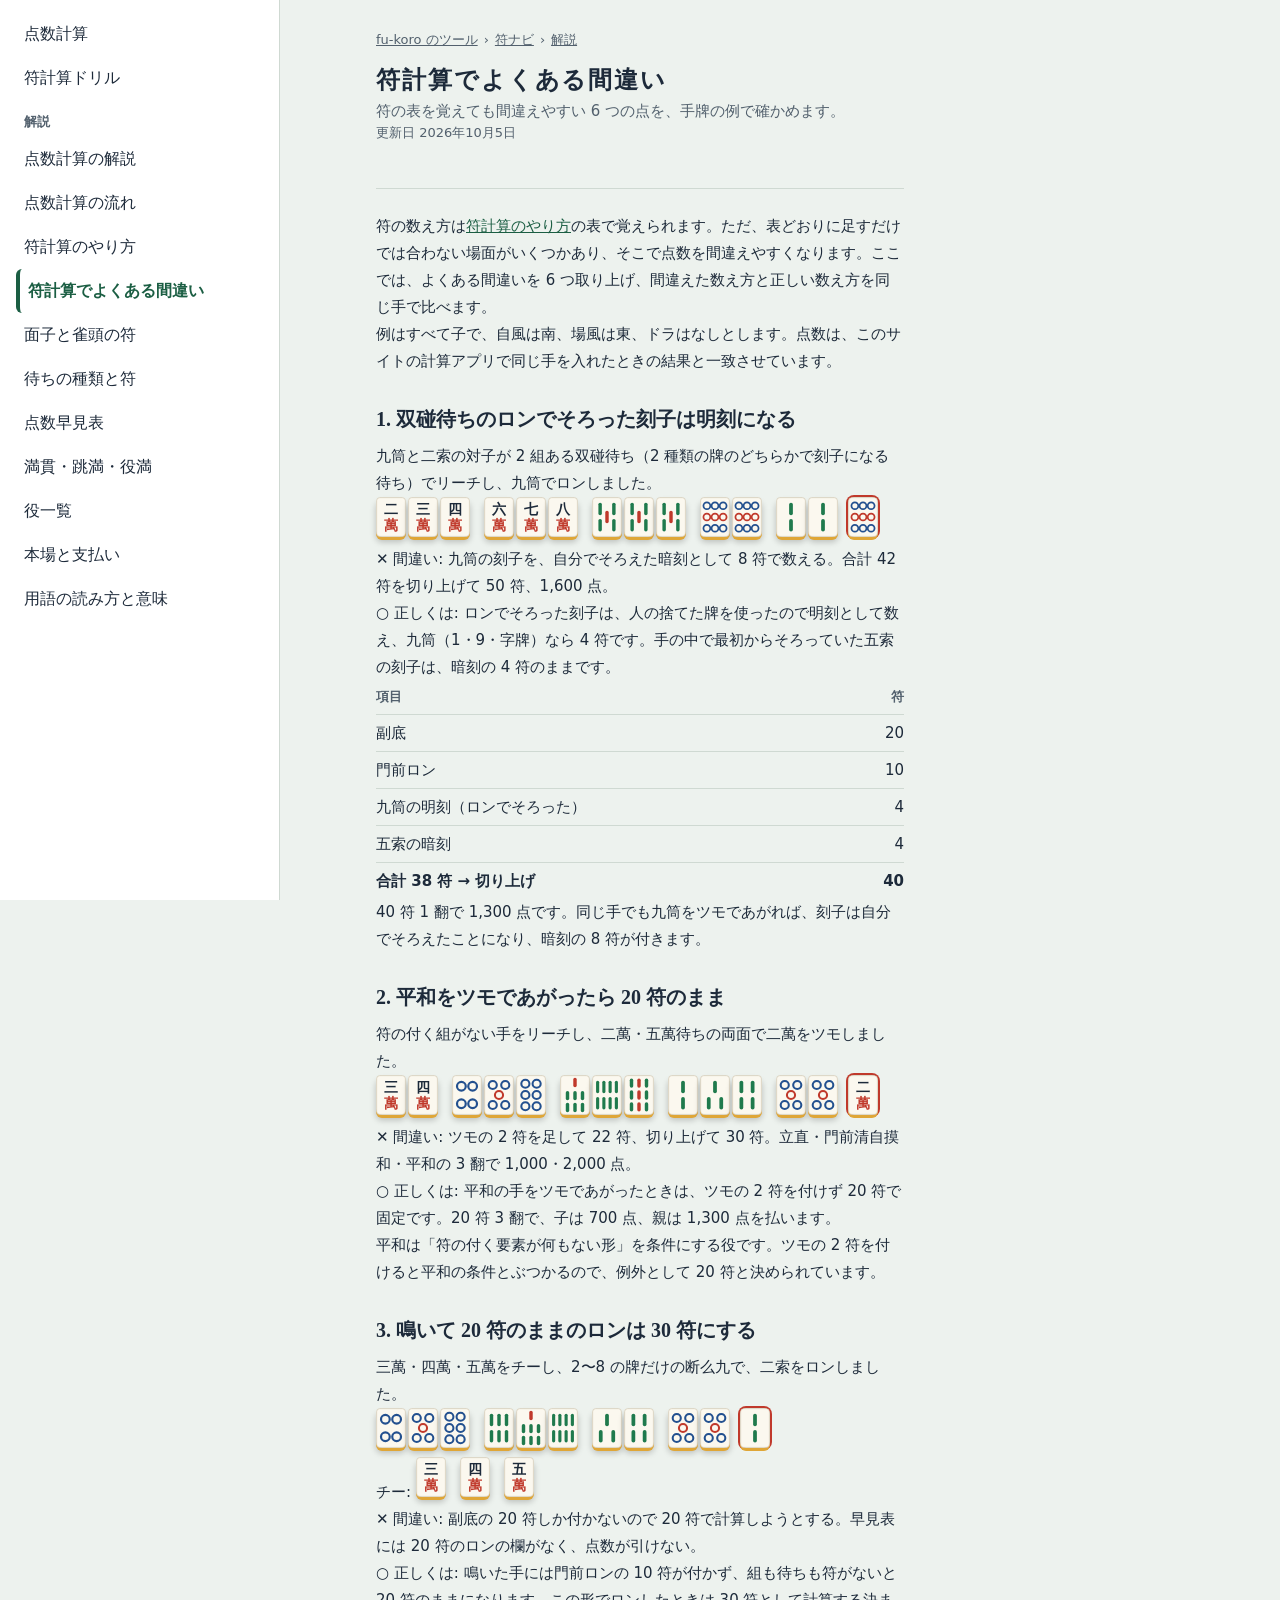
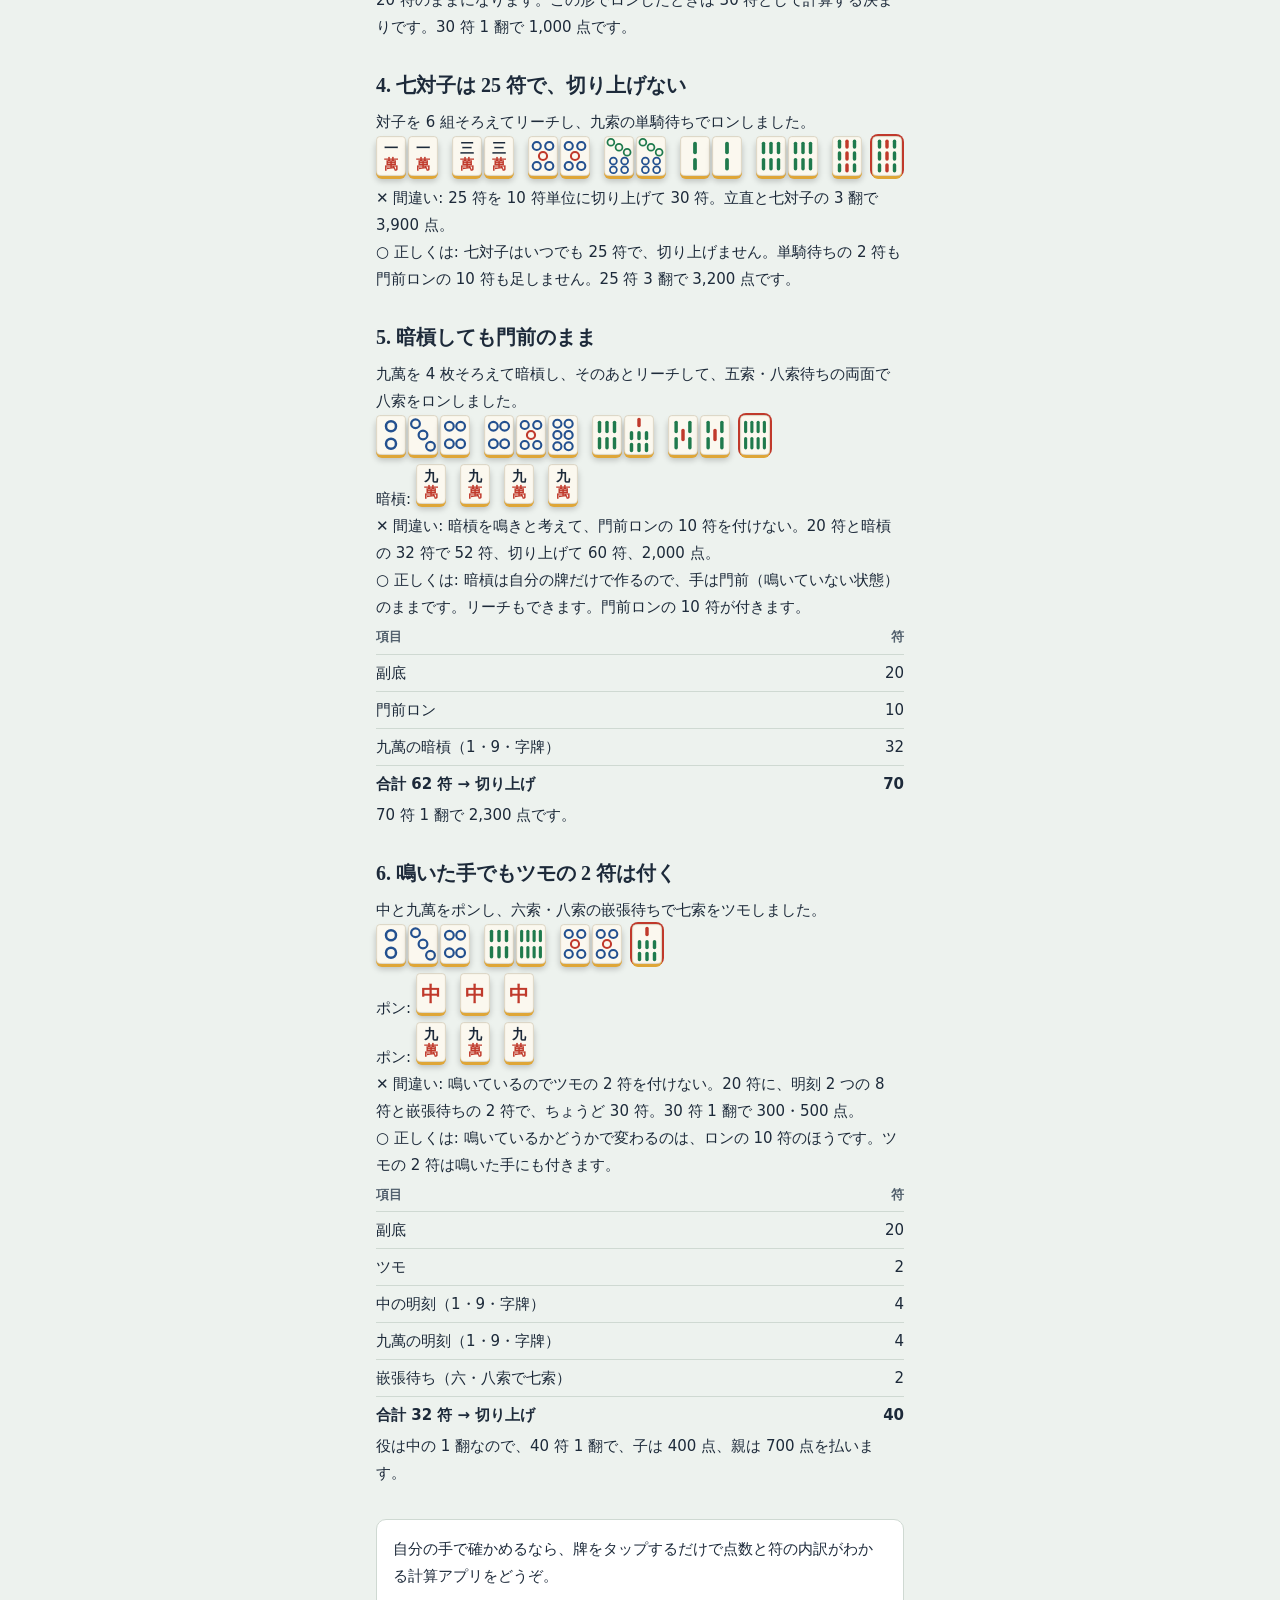
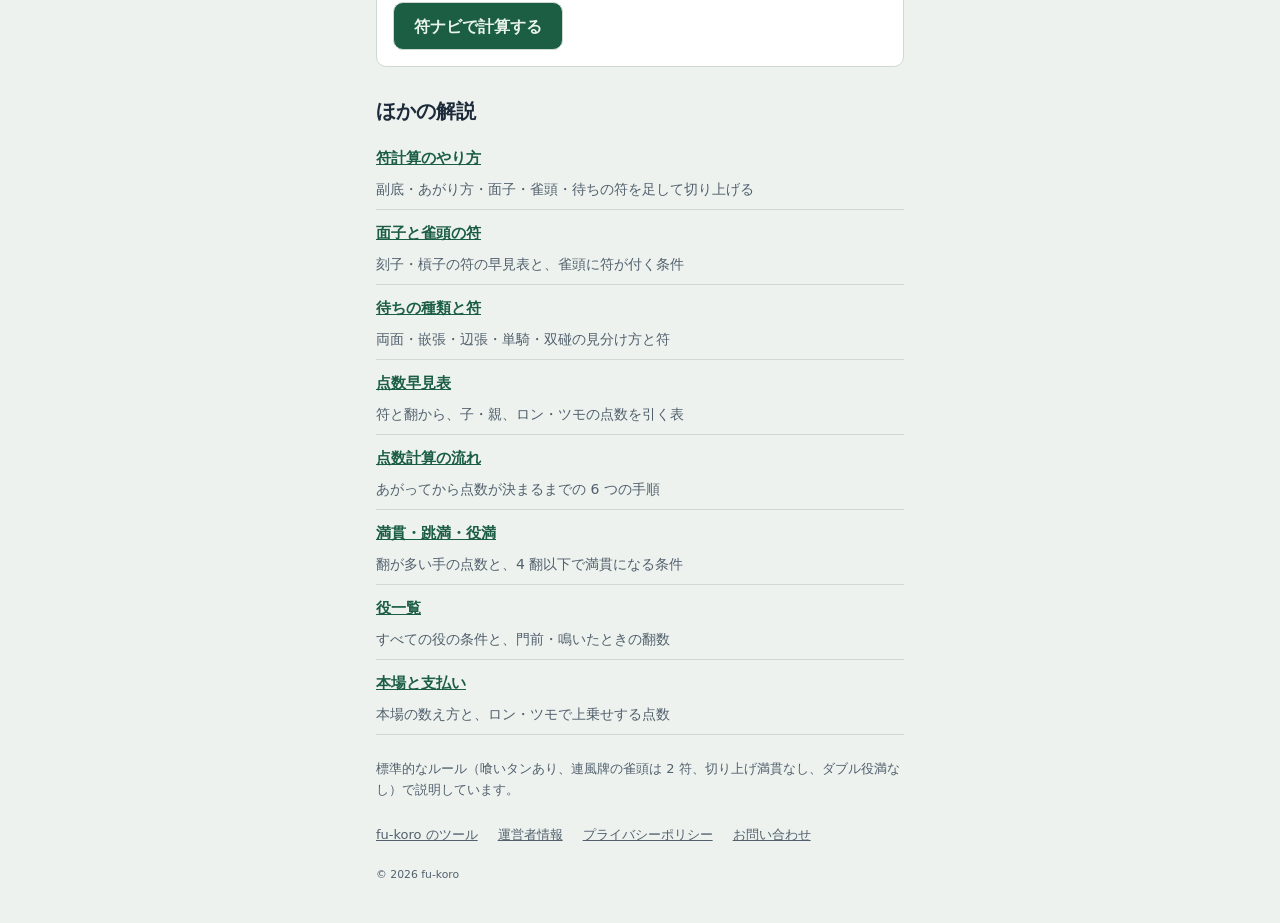
<file: guide/fu-mistakes/index.html>
<!doctype html>
<html lang="ja">
<head>
  <meta charset="utf-8">
  <meta name="viewport" content="width=device-width, initial-scale=1">
  <title>符計算でよくある間違い｜麻雀の点数計算 符ナビ</title>
  <meta name="description" content="双碰待ちのロンの明刻、平和ツモの 20 符、喰い平和形の 30 符、七対子の 25 符、暗槓と門前、鳴いた手のツモ符。符の表を覚えても間違えやすい 6 つの点を、手牌の例と正しい内訳で解説します。">
  <meta name="theme-color" content="#1b5e43">
  <link rel="canonical" href="https://fu-koro.com/mahjong-fu-calculator/guide/fu-mistakes/">
  <link rel="icon" href="/favicon.svg" type="image/svg+xml">
  <link rel="icon" href="/favicon-48.png" sizes="48x48" type="image/png">
  <link rel="apple-touch-icon" href="/apple-touch-icon.png">
  <meta property="og:title" content="符計算でよくある間違い｜麻雀の点数計算 符ナビ">
  <meta property="og:description" content="双碰待ちのロンの明刻、平和ツモの 20 符、喰い平和形の 30 符、七対子の 25 符、暗槓と門前、鳴いた手のツモ符。符の表を覚えても間違えやすい 6 つの点を、手牌の例と正しい内訳で解説します。">
  <meta property="og:url" content="https://fu-koro.com/mahjong-fu-calculator/guide/fu-mistakes/">
  <meta property="og:type" content="article">
  <meta property="og:image" content="https://fu-koro.com/mahjong-fu-calculator/ogp.png">
  <meta property="og:site_name" content="fu-koro のツール">
  <meta property="og:locale" content="ja_JP">
  <meta name="twitter:card" content="summary_large_image">
  <script id="adsbygoogle-script" async src="https://pagead2.googlesyndication.com/pagead/js/adsbygoogle.js?client=ca-pub-4953398950283499" crossorigin="anonymous"></script>
  <script type="application/ld+json">
  {
    "@context": "https://schema.org",
    "@type": "Article",
    "headline": "符計算でよくある間違い",
    "description": "双碰待ちのロンの明刻、平和ツモの 20 符、喰い平和形の 30 符、七対子の 25 符、暗槓と門前、鳴いた手のツモ符。符の表を覚えても間違えやすい 6 つの点を、手牌の例と正しい内訳で解説します。",
    "mainEntityOfPage": "https://fu-koro.com/mahjong-fu-calculator/guide/fu-mistakes/",
    "inLanguage": "ja",
    "image": "https://fu-koro.com/mahjong-fu-calculator/ogp.png",
    "datePublished": "2026-10-05",
    "dateModified": "2026-10-05",
    "author": {
      "@type": "Person",
      "name": "fu-koro",
      "url": "https://fu-koro.com/about/"
    }
  }
  </script>
  <script type="application/ld+json">
  {
    "@context": "https://schema.org",
    "@type": "BreadcrumbList",
    "itemListElement": [
      {
        "@type": "ListItem",
        "position": 1,
        "name": "fu-koro のツール",
        "item": "https://fu-koro.com/"
      },
      {
        "@type": "ListItem",
        "position": 2,
        "name": "符ナビ",
        "item": "https://fu-koro.com/mahjong-fu-calculator/"
      },
      {
        "@type": "ListItem",
        "position": 3,
        "name": "解説",
        "item": "https://fu-koro.com/mahjong-fu-calculator/guide/"
      },
      {
        "@type": "ListItem",
        "position": 4,
        "name": "符計算でよくある間違い",
        "item": "https://fu-koro.com/mahjong-fu-calculator/guide/fu-mistakes/"
      }
    ]
  }
  </script>
  <link rel="stylesheet" href="../../styles.css?v=e326056de0">
  <script defer src="https://cloud.umami.is/script.js" data-website-id="b9d581f3-f758-4d59-aff1-66523ba27ad9" data-exclude-hash="true"></script>
</head>
<body>
  <header class="site-header">
    <button class="menu-button" type="button" popovertarget="site-menu" aria-label="メニューを開く">☰</button><nav class="site-menu" id="site-menu" popover aria-label="符ナビのページ"><button class="menu-close" type="button" popovertarget="site-menu" popovertargetaction="hide" aria-label="メニューを閉じる">✕</button><ul><li><a href="../../">点数計算</a></li><li><a href="../../#drill">符計算ドリル</a></li></ul><p class="site-menu-heading">解説</p><ul><li><a href="../../guide/">点数計算の解説</a></li><li><a href="../../guide/flow/">点数計算の流れ</a></li><li><a href="../../guide/fu/">符計算のやり方</a></li><li><a href="../../guide/fu-mistakes/" aria-current="page">符計算でよくある間違い</a></li><li><a href="../../guide/meld-fu/">面子と雀頭の符</a></li><li><a href="../../guide/wait-fu/">待ちの種類と符</a></li><li><a href="../../guide/score-table/">点数早見表</a></li><li><a href="../../guide/limits/">満貫・跳満・役満</a></li><li><a href="../../guide/yaku/">役一覧</a></li><li><a href="../../guide/honba/">本場と支払い</a></li><li><a href="../../terms/">用語の読み方と意味</a></li></ul></nav>
    <nav class="breadcrumb" aria-label="現在地">
      <ol>
        <li><a href="/">fu-koro のツール</a></li>
        <li><a href="../../" data-umami-event="guide-to-app-breadcrumb">符ナビ</a></li>
        <li><a href="../">解説</a></li>
      </ol>
    </nav>
    <h1 class="site-title">符計算でよくある間違い</h1>
    <p class="site-lead">符の表を覚えても間違えやすい 6 つの点を、手牌の例で確かめます。</p>
    <p class="page-date">更新日 <time datetime="2026-10-05">2026年10月5日</time></p>
  </header>

  <main class="guide-page">
    <article class="guide">
      <p>符の数え方は<a href="../fu/">符計算のやり方</a>の表で覚えられます。ただ、表どおりに足すだけでは合わない場面がいくつかあり、そこで点数を間違えやすくなります。ここでは、よくある間違いを 6 つ取り上げ、間違えた数え方と正しい数え方を同じ手で比べます。</p>
      <p>例はすべて子で、自風は南、場風は東、ドラはなしとします。点数は、このサイトの計算アプリで同じ手を入れたときの結果と一致させています。</p>

      <h2>1. 双碰待ちのロンでそろった刻子は明刻になる</h2>
      <p>九筒と二索の対子が 2 組ある双碰待ち（2 種類の牌のどちらかで刻子になる待ち）でリーチし、九筒でロンしました。</p>
      <p><span class="tiles" role="img" aria-label="二萬 三萬 四萬 六萬 七萬 八萬 五索 五索 五索 九筒 九筒 二索 二索 あがり牌 九筒"><span class="tile-group"><span class="tile"><svg viewBox="0 0 48 64" xmlns="http://www.w3.org/2000/svg" aria-hidden="true" focusable="false"><rect class="tile-face" x="1" y="1" width="46" height="62" rx="5"/><text x="24" y="20" font-size="22" font-family="'Hiragino Mincho ProN','Yu Mincho','Noto Serif JP',serif" font-weight="700" fill="#1d2a3a" text-anchor="middle" dominant-baseline="central">二</text><text x="24" y="46" font-size="22" font-family="'Hiragino Mincho ProN','Yu Mincho','Noto Serif JP',serif" font-weight="700" fill="#c0392b" text-anchor="middle" dominant-baseline="central">萬</text></svg></span><span class="tile"><svg viewBox="0 0 48 64" xmlns="http://www.w3.org/2000/svg" aria-hidden="true" focusable="false"><rect class="tile-face" x="1" y="1" width="46" height="62" rx="5"/><text x="24" y="20" font-size="22" font-family="'Hiragino Mincho ProN','Yu Mincho','Noto Serif JP',serif" font-weight="700" fill="#1d2a3a" text-anchor="middle" dominant-baseline="central">三</text><text x="24" y="46" font-size="22" font-family="'Hiragino Mincho ProN','Yu Mincho','Noto Serif JP',serif" font-weight="700" fill="#c0392b" text-anchor="middle" dominant-baseline="central">萬</text></svg></span><span class="tile"><svg viewBox="0 0 48 64" xmlns="http://www.w3.org/2000/svg" aria-hidden="true" focusable="false"><rect class="tile-face" x="1" y="1" width="46" height="62" rx="5"/><text x="24" y="20" font-size="22" font-family="'Hiragino Mincho ProN','Yu Mincho','Noto Serif JP',serif" font-weight="700" fill="#1d2a3a" text-anchor="middle" dominant-baseline="central">四</text><text x="24" y="46" font-size="22" font-family="'Hiragino Mincho ProN','Yu Mincho','Noto Serif JP',serif" font-weight="700" fill="#c0392b" text-anchor="middle" dominant-baseline="central">萬</text></svg></span></span><span class="tile-group"><span class="tile"><svg viewBox="0 0 48 64" xmlns="http://www.w3.org/2000/svg" aria-hidden="true" focusable="false"><rect class="tile-face" x="1" y="1" width="46" height="62" rx="5"/><text x="24" y="20" font-size="22" font-family="'Hiragino Mincho ProN','Yu Mincho','Noto Serif JP',serif" font-weight="700" fill="#1d2a3a" text-anchor="middle" dominant-baseline="central">六</text><text x="24" y="46" font-size="22" font-family="'Hiragino Mincho ProN','Yu Mincho','Noto Serif JP',serif" font-weight="700" fill="#c0392b" text-anchor="middle" dominant-baseline="central">萬</text></svg></span><span class="tile"><svg viewBox="0 0 48 64" xmlns="http://www.w3.org/2000/svg" aria-hidden="true" focusable="false"><rect class="tile-face" x="1" y="1" width="46" height="62" rx="5"/><text x="24" y="20" font-size="22" font-family="'Hiragino Mincho ProN','Yu Mincho','Noto Serif JP',serif" font-weight="700" fill="#1d2a3a" text-anchor="middle" dominant-baseline="central">七</text><text x="24" y="46" font-size="22" font-family="'Hiragino Mincho ProN','Yu Mincho','Noto Serif JP',serif" font-weight="700" fill="#c0392b" text-anchor="middle" dominant-baseline="central">萬</text></svg></span><span class="tile"><svg viewBox="0 0 48 64" xmlns="http://www.w3.org/2000/svg" aria-hidden="true" focusable="false"><rect class="tile-face" x="1" y="1" width="46" height="62" rx="5"/><text x="24" y="20" font-size="22" font-family="'Hiragino Mincho ProN','Yu Mincho','Noto Serif JP',serif" font-weight="700" fill="#1d2a3a" text-anchor="middle" dominant-baseline="central">八</text><text x="24" y="46" font-size="22" font-family="'Hiragino Mincho ProN','Yu Mincho','Noto Serif JP',serif" font-weight="700" fill="#c0392b" text-anchor="middle" dominant-baseline="central">萬</text></svg></span></span><span class="tile-group"><span class="tile"><svg viewBox="0 0 48 64" xmlns="http://www.w3.org/2000/svg" aria-hidden="true" focusable="false"><rect class="tile-face" x="1" y="1" width="46" height="62" rx="5"/><rect class="stick" x="10.25" y="9" width="5.5" height="20" rx="2.75" fill="#1f7a4d"/><rect class="stick" x="32.25" y="9" width="5.5" height="20" rx="2.75" fill="#1f7a4d"/><rect class="stick" x="21.25" y="22" width="5.5" height="20" rx="2.75" fill="#c0392b"/><rect class="stick" x="10.25" y="35" width="5.5" height="20" rx="2.75" fill="#1f7a4d"/><rect class="stick" x="32.25" y="35" width="5.5" height="20" rx="2.75" fill="#1f7a4d"/></svg></span><span class="tile"><svg viewBox="0 0 48 64" xmlns="http://www.w3.org/2000/svg" aria-hidden="true" focusable="false"><rect class="tile-face" x="1" y="1" width="46" height="62" rx="5"/><rect class="stick" x="10.25" y="9" width="5.5" height="20" rx="2.75" fill="#1f7a4d"/><rect class="stick" x="32.25" y="9" width="5.5" height="20" rx="2.75" fill="#1f7a4d"/><rect class="stick" x="21.25" y="22" width="5.5" height="20" rx="2.75" fill="#c0392b"/><rect class="stick" x="10.25" y="35" width="5.5" height="20" rx="2.75" fill="#1f7a4d"/><rect class="stick" x="32.25" y="35" width="5.5" height="20" rx="2.75" fill="#1f7a4d"/></svg></span><span class="tile"><svg viewBox="0 0 48 64" xmlns="http://www.w3.org/2000/svg" aria-hidden="true" focusable="false"><rect class="tile-face" x="1" y="1" width="46" height="62" rx="5"/><rect class="stick" x="10.25" y="9" width="5.5" height="20" rx="2.75" fill="#1f7a4d"/><rect class="stick" x="32.25" y="9" width="5.5" height="20" rx="2.75" fill="#1f7a4d"/><rect class="stick" x="21.25" y="22" width="5.5" height="20" rx="2.75" fill="#c0392b"/><rect class="stick" x="10.25" y="35" width="5.5" height="20" rx="2.75" fill="#1f7a4d"/><rect class="stick" x="32.25" y="35" width="5.5" height="20" rx="2.75" fill="#1f7a4d"/></svg></span></span><span class="tile-group"><span class="tile"><svg viewBox="0 0 48 64" xmlns="http://www.w3.org/2000/svg" aria-hidden="true" focusable="false"><rect class="tile-face" x="1" y="1" width="46" height="62" rx="5"/><circle class="pip" cx="11" cy="14" r="5.5" fill="none" stroke="#23508f" stroke-width="2.8"/><circle class="pip" cx="24" cy="14" r="5.5" fill="none" stroke="#23508f" stroke-width="2.8"/><circle class="pip" cx="37" cy="14" r="5.5" fill="none" stroke="#23508f" stroke-width="2.8"/><circle class="pip" cx="11" cy="32" r="5.5" fill="none" stroke="#c0392b" stroke-width="2.8"/><circle class="pip" cx="24" cy="32" r="5.5" fill="none" stroke="#c0392b" stroke-width="2.8"/><circle class="pip" cx="37" cy="32" r="5.5" fill="none" stroke="#c0392b" stroke-width="2.8"/><circle class="pip" cx="11" cy="50" r="5.5" fill="none" stroke="#23508f" stroke-width="2.8"/><circle class="pip" cx="24" cy="50" r="5.5" fill="none" stroke="#23508f" stroke-width="2.8"/><circle class="pip" cx="37" cy="50" r="5.5" fill="none" stroke="#23508f" stroke-width="2.8"/></svg></span><span class="tile"><svg viewBox="0 0 48 64" xmlns="http://www.w3.org/2000/svg" aria-hidden="true" focusable="false"><rect class="tile-face" x="1" y="1" width="46" height="62" rx="5"/><circle class="pip" cx="11" cy="14" r="5.5" fill="none" stroke="#23508f" stroke-width="2.8"/><circle class="pip" cx="24" cy="14" r="5.5" fill="none" stroke="#23508f" stroke-width="2.8"/><circle class="pip" cx="37" cy="14" r="5.5" fill="none" stroke="#23508f" stroke-width="2.8"/><circle class="pip" cx="11" cy="32" r="5.5" fill="none" stroke="#c0392b" stroke-width="2.8"/><circle class="pip" cx="24" cy="32" r="5.5" fill="none" stroke="#c0392b" stroke-width="2.8"/><circle class="pip" cx="37" cy="32" r="5.5" fill="none" stroke="#c0392b" stroke-width="2.8"/><circle class="pip" cx="11" cy="50" r="5.5" fill="none" stroke="#23508f" stroke-width="2.8"/><circle class="pip" cx="24" cy="50" r="5.5" fill="none" stroke="#23508f" stroke-width="2.8"/><circle class="pip" cx="37" cy="50" r="5.5" fill="none" stroke="#23508f" stroke-width="2.8"/></svg></span></span><span class="tile-group"><span class="tile"><svg viewBox="0 0 48 64" xmlns="http://www.w3.org/2000/svg" aria-hidden="true" focusable="false"><rect class="tile-face" x="1" y="1" width="46" height="62" rx="5"/><rect class="stick" x="21" y="9" width="6" height="20" rx="3" fill="#1f7a4d"/><rect class="stick" x="21" y="35" width="6" height="20" rx="3" fill="#1f7a4d"/></svg></span><span class="tile"><svg viewBox="0 0 48 64" xmlns="http://www.w3.org/2000/svg" aria-hidden="true" focusable="false"><rect class="tile-face" x="1" y="1" width="46" height="62" rx="5"/><rect class="stick" x="21" y="9" width="6" height="20" rx="3" fill="#1f7a4d"/><rect class="stick" x="21" y="35" width="6" height="20" rx="3" fill="#1f7a4d"/></svg></span><span class="tile is-winning"><svg viewBox="0 0 48 64" xmlns="http://www.w3.org/2000/svg" aria-hidden="true" focusable="false"><rect class="tile-face" x="1" y="1" width="46" height="62" rx="5"/><circle class="pip" cx="11" cy="14" r="5.5" fill="none" stroke="#23508f" stroke-width="2.8"/><circle class="pip" cx="24" cy="14" r="5.5" fill="none" stroke="#23508f" stroke-width="2.8"/><circle class="pip" cx="37" cy="14" r="5.5" fill="none" stroke="#23508f" stroke-width="2.8"/><circle class="pip" cx="11" cy="32" r="5.5" fill="none" stroke="#c0392b" stroke-width="2.8"/><circle class="pip" cx="24" cy="32" r="5.5" fill="none" stroke="#c0392b" stroke-width="2.8"/><circle class="pip" cx="37" cy="32" r="5.5" fill="none" stroke="#c0392b" stroke-width="2.8"/><circle class="pip" cx="11" cy="50" r="5.5" fill="none" stroke="#23508f" stroke-width="2.8"/><circle class="pip" cx="24" cy="50" r="5.5" fill="none" stroke="#23508f" stroke-width="2.8"/><circle class="pip" cx="37" cy="50" r="5.5" fill="none" stroke="#23508f" stroke-width="2.8"/></svg></span></span></span></p>
      <p>✕ 間違い: 九筒の刻子を、自分でそろえた暗刻として 8 符で数える。合計 42 符を切り上げて 50 符、1,600 点。</p>
      <p>○ 正しくは: ロンでそろった刻子は、人の捨てた牌を使ったので明刻として数え、九筒（1・9・字牌）なら 4 符です。手の中で最初からそろっていた五索の刻子は、暗刻の 4 符のままです。</p>
      <table class="guide-table">
        <thead>
          <tr><th scope="col">項目</th><th scope="col">符</th></tr>
        </thead>
        <tbody>
          <tr><th scope="row">副底</th><td>20</td></tr>
          <tr><th scope="row">門前ロン</th><td>10</td></tr>
          <tr><th scope="row">九筒の明刻（ロンでそろった）</th><td>4</td></tr>
          <tr><th scope="row">五索の暗刻</th><td>4</td></tr>
        </tbody>
        <tfoot>
          <tr><th scope="row">合計 38 符 → 切り上げ</th><td>40</td></tr>
        </tfoot>
      </table>
      <p>40 符 1 翻で 1,300 点です。同じ手でも九筒をツモであがれば、刻子は自分でそろえたことになり、暗刻の 8 符が付きます。</p>

      <h2>2. 平和をツモであがったら 20 符のまま</h2>
      <p>符の付く組がない手をリーチし、二萬・五萬待ちの両面で二萬をツモしました。</p>
      <p><span class="tiles" role="img" aria-label="三萬 四萬 四筒 五筒 六筒 七索 八索 九索 二索 三索 四索 五筒 五筒 あがり牌 二萬"><span class="tile-group"><span class="tile"><svg viewBox="0 0 48 64" xmlns="http://www.w3.org/2000/svg" aria-hidden="true" focusable="false"><rect class="tile-face" x="1" y="1" width="46" height="62" rx="5"/><text x="24" y="20" font-size="22" font-family="'Hiragino Mincho ProN','Yu Mincho','Noto Serif JP',serif" font-weight="700" fill="#1d2a3a" text-anchor="middle" dominant-baseline="central">三</text><text x="24" y="46" font-size="22" font-family="'Hiragino Mincho ProN','Yu Mincho','Noto Serif JP',serif" font-weight="700" fill="#c0392b" text-anchor="middle" dominant-baseline="central">萬</text></svg></span><span class="tile"><svg viewBox="0 0 48 64" xmlns="http://www.w3.org/2000/svg" aria-hidden="true" focusable="false"><rect class="tile-face" x="1" y="1" width="46" height="62" rx="5"/><text x="24" y="20" font-size="22" font-family="'Hiragino Mincho ProN','Yu Mincho','Noto Serif JP',serif" font-weight="700" fill="#1d2a3a" text-anchor="middle" dominant-baseline="central">四</text><text x="24" y="46" font-size="22" font-family="'Hiragino Mincho ProN','Yu Mincho','Noto Serif JP',serif" font-weight="700" fill="#c0392b" text-anchor="middle" dominant-baseline="central">萬</text></svg></span></span><span class="tile-group"><span class="tile"><svg viewBox="0 0 48 64" xmlns="http://www.w3.org/2000/svg" aria-hidden="true" focusable="false"><rect class="tile-face" x="1" y="1" width="46" height="62" rx="5"/><circle class="pip" cx="15" cy="18" r="7" fill="none" stroke="#23508f" stroke-width="3.5"/><circle class="pip" cx="33" cy="18" r="7" fill="none" stroke="#23508f" stroke-width="3.5"/><circle class="pip" cx="15" cy="46" r="7" fill="none" stroke="#23508f" stroke-width="3.5"/><circle class="pip" cx="33" cy="46" r="7" fill="none" stroke="#23508f" stroke-width="3.5"/></svg></span><span class="tile"><svg viewBox="0 0 48 64" xmlns="http://www.w3.org/2000/svg" aria-hidden="true" focusable="false"><rect class="tile-face" x="1" y="1" width="46" height="62" rx="5"/><circle class="pip" cx="14" cy="16" r="6.5" fill="none" stroke="#23508f" stroke-width="3.3"/><circle class="pip" cx="34" cy="16" r="6.5" fill="none" stroke="#23508f" stroke-width="3.3"/><circle class="pip" cx="24" cy="32" r="6.5" fill="none" stroke="#c0392b" stroke-width="3.3"/><circle class="pip" cx="14" cy="48" r="6.5" fill="none" stroke="#23508f" stroke-width="3.3"/><circle class="pip" cx="34" cy="48" r="6.5" fill="none" stroke="#23508f" stroke-width="3.3"/></svg></span><span class="tile"><svg viewBox="0 0 48 64" xmlns="http://www.w3.org/2000/svg" aria-hidden="true" focusable="false"><rect class="tile-face" x="1" y="1" width="46" height="62" rx="5"/><circle class="pip" cx="15" cy="14" r="6.5" fill="none" stroke="#23508f" stroke-width="3.3"/><circle class="pip" cx="33" cy="14" r="6.5" fill="none" stroke="#23508f" stroke-width="3.3"/><circle class="pip" cx="15" cy="32" r="6.5" fill="none" stroke="#23508f" stroke-width="3.3"/><circle class="pip" cx="33" cy="32" r="6.5" fill="none" stroke="#23508f" stroke-width="3.3"/><circle class="pip" cx="15" cy="50" r="6.5" fill="none" stroke="#23508f" stroke-width="3.3"/><circle class="pip" cx="33" cy="50" r="6.5" fill="none" stroke="#23508f" stroke-width="3.3"/></svg></span></span><span class="tile-group"><span class="tile"><svg viewBox="0 0 48 64" xmlns="http://www.w3.org/2000/svg" aria-hidden="true" focusable="false"><rect class="tile-face" x="1" y="1" width="46" height="62" rx="5"/><rect class="stick" x="21.25" y="4.5" width="5.5" height="15" rx="2.75" fill="#c0392b"/><rect class="stick" x="9.25" y="25.5" width="5.5" height="15" rx="2.75" fill="#1f7a4d"/><rect class="stick" x="21.25" y="25.5" width="5.5" height="15" rx="2.75" fill="#1f7a4d"/><rect class="stick" x="33.25" y="25.5" width="5.5" height="15" rx="2.75" fill="#1f7a4d"/><rect class="stick" x="9.25" y="44.5" width="5.5" height="15" rx="2.75" fill="#1f7a4d"/><rect class="stick" x="21.25" y="44.5" width="5.5" height="15" rx="2.75" fill="#1f7a4d"/><rect class="stick" x="33.25" y="44.5" width="5.5" height="15" rx="2.75" fill="#1f7a4d"/></svg></span><span class="tile"><svg viewBox="0 0 48 64" xmlns="http://www.w3.org/2000/svg" aria-hidden="true" focusable="false"><rect class="tile-face" x="1" y="1" width="46" height="62" rx="5"/><rect class="stick" x="6.5" y="9" width="5" height="20" rx="2.5" fill="#1f7a4d"/><rect class="stick" x="16.5" y="9" width="5" height="20" rx="2.5" fill="#1f7a4d"/><rect class="stick" x="26.5" y="9" width="5" height="20" rx="2.5" fill="#1f7a4d"/><rect class="stick" x="36.5" y="9" width="5" height="20" rx="2.5" fill="#1f7a4d"/><rect class="stick" x="6.5" y="35" width="5" height="20" rx="2.5" fill="#1f7a4d"/><rect class="stick" x="16.5" y="35" width="5" height="20" rx="2.5" fill="#1f7a4d"/><rect class="stick" x="26.5" y="35" width="5" height="20" rx="2.5" fill="#1f7a4d"/><rect class="stick" x="36.5" y="35" width="5" height="20" rx="2.5" fill="#1f7a4d"/></svg></span><span class="tile"><svg viewBox="0 0 48 64" xmlns="http://www.w3.org/2000/svg" aria-hidden="true" focusable="false"><rect class="tile-face" x="1" y="1" width="46" height="62" rx="5"/><rect class="stick" x="9.25" y="5.5" width="5.5" height="15" rx="2.75" fill="#1f7a4d"/><rect class="stick" x="21.25" y="5.5" width="5.5" height="15" rx="2.75" fill="#c0392b"/><rect class="stick" x="33.25" y="5.5" width="5.5" height="15" rx="2.75" fill="#1f7a4d"/><rect class="stick" x="9.25" y="24.5" width="5.5" height="15" rx="2.75" fill="#1f7a4d"/><rect class="stick" x="21.25" y="24.5" width="5.5" height="15" rx="2.75" fill="#c0392b"/><rect class="stick" x="33.25" y="24.5" width="5.5" height="15" rx="2.75" fill="#1f7a4d"/><rect class="stick" x="9.25" y="43.5" width="5.5" height="15" rx="2.75" fill="#1f7a4d"/><rect class="stick" x="21.25" y="43.5" width="5.5" height="15" rx="2.75" fill="#c0392b"/><rect class="stick" x="33.25" y="43.5" width="5.5" height="15" rx="2.75" fill="#1f7a4d"/></svg></span></span><span class="tile-group"><span class="tile"><svg viewBox="0 0 48 64" xmlns="http://www.w3.org/2000/svg" aria-hidden="true" focusable="false"><rect class="tile-face" x="1" y="1" width="46" height="62" rx="5"/><rect class="stick" x="21" y="9" width="6" height="20" rx="3" fill="#1f7a4d"/><rect class="stick" x="21" y="35" width="6" height="20" rx="3" fill="#1f7a4d"/></svg></span><span class="tile"><svg viewBox="0 0 48 64" xmlns="http://www.w3.org/2000/svg" aria-hidden="true" focusable="false"><rect class="tile-face" x="1" y="1" width="46" height="62" rx="5"/><rect class="stick" x="21" y="9" width="6" height="20" rx="3" fill="#1f7a4d"/><rect class="stick" x="11" y="35" width="6" height="20" rx="3" fill="#1f7a4d"/><rect class="stick" x="31" y="35" width="6" height="20" rx="3" fill="#1f7a4d"/></svg></span><span class="tile"><svg viewBox="0 0 48 64" xmlns="http://www.w3.org/2000/svg" aria-hidden="true" focusable="false"><rect class="tile-face" x="1" y="1" width="46" height="62" rx="5"/><rect class="stick" x="12" y="9" width="6" height="20" rx="3" fill="#1f7a4d"/><rect class="stick" x="30" y="9" width="6" height="20" rx="3" fill="#1f7a4d"/><rect class="stick" x="12" y="35" width="6" height="20" rx="3" fill="#1f7a4d"/><rect class="stick" x="30" y="35" width="6" height="20" rx="3" fill="#1f7a4d"/></svg></span></span><span class="tile-group"><span class="tile"><svg viewBox="0 0 48 64" xmlns="http://www.w3.org/2000/svg" aria-hidden="true" focusable="false"><rect class="tile-face" x="1" y="1" width="46" height="62" rx="5"/><circle class="pip" cx="14" cy="16" r="6.5" fill="none" stroke="#23508f" stroke-width="3.3"/><circle class="pip" cx="34" cy="16" r="6.5" fill="none" stroke="#23508f" stroke-width="3.3"/><circle class="pip" cx="24" cy="32" r="6.5" fill="none" stroke="#c0392b" stroke-width="3.3"/><circle class="pip" cx="14" cy="48" r="6.5" fill="none" stroke="#23508f" stroke-width="3.3"/><circle class="pip" cx="34" cy="48" r="6.5" fill="none" stroke="#23508f" stroke-width="3.3"/></svg></span><span class="tile"><svg viewBox="0 0 48 64" xmlns="http://www.w3.org/2000/svg" aria-hidden="true" focusable="false"><rect class="tile-face" x="1" y="1" width="46" height="62" rx="5"/><circle class="pip" cx="14" cy="16" r="6.5" fill="none" stroke="#23508f" stroke-width="3.3"/><circle class="pip" cx="34" cy="16" r="6.5" fill="none" stroke="#23508f" stroke-width="3.3"/><circle class="pip" cx="24" cy="32" r="6.5" fill="none" stroke="#c0392b" stroke-width="3.3"/><circle class="pip" cx="14" cy="48" r="6.5" fill="none" stroke="#23508f" stroke-width="3.3"/><circle class="pip" cx="34" cy="48" r="6.5" fill="none" stroke="#23508f" stroke-width="3.3"/></svg></span><span class="tile is-winning"><svg viewBox="0 0 48 64" xmlns="http://www.w3.org/2000/svg" aria-hidden="true" focusable="false"><rect class="tile-face" x="1" y="1" width="46" height="62" rx="5"/><text x="24" y="20" font-size="22" font-family="'Hiragino Mincho ProN','Yu Mincho','Noto Serif JP',serif" font-weight="700" fill="#1d2a3a" text-anchor="middle" dominant-baseline="central">二</text><text x="24" y="46" font-size="22" font-family="'Hiragino Mincho ProN','Yu Mincho','Noto Serif JP',serif" font-weight="700" fill="#c0392b" text-anchor="middle" dominant-baseline="central">萬</text></svg></span></span></span></p>
      <p>✕ 間違い: ツモの 2 符を足して 22 符、切り上げて 30 符。立直・門前清自摸和・平和の 3 翻で 1,000・2,000 点。</p>
      <p>○ 正しくは: 平和の手をツモであがったときは、ツモの 2 符を付けず 20 符で固定です。20 符 3 翻で、子は 700 点、親は 1,300 点を払います。</p>
      <p>平和は「符の付く要素が何もない形」を条件にする役です。ツモの 2 符を付けると平和の条件とぶつかるので、例外として 20 符と決められています。</p>

      <h2>3. 鳴いて 20 符のままのロンは 30 符にする</h2>
      <p>三萬・四萬・五萬をチーし、2〜8 の牌だけの断么九で、二索をロンしました。</p>
      <p><span class="tiles" role="img" aria-label="四筒 五筒 六筒 六索 七索 八索 三索 四索 五筒 五筒 あがり牌 二索"><span class="tile-group"><span class="tile"><svg viewBox="0 0 48 64" xmlns="http://www.w3.org/2000/svg" aria-hidden="true" focusable="false"><rect class="tile-face" x="1" y="1" width="46" height="62" rx="5"/><circle class="pip" cx="15" cy="18" r="7" fill="none" stroke="#23508f" stroke-width="3.5"/><circle class="pip" cx="33" cy="18" r="7" fill="none" stroke="#23508f" stroke-width="3.5"/><circle class="pip" cx="15" cy="46" r="7" fill="none" stroke="#23508f" stroke-width="3.5"/><circle class="pip" cx="33" cy="46" r="7" fill="none" stroke="#23508f" stroke-width="3.5"/></svg></span><span class="tile"><svg viewBox="0 0 48 64" xmlns="http://www.w3.org/2000/svg" aria-hidden="true" focusable="false"><rect class="tile-face" x="1" y="1" width="46" height="62" rx="5"/><circle class="pip" cx="14" cy="16" r="6.5" fill="none" stroke="#23508f" stroke-width="3.3"/><circle class="pip" cx="34" cy="16" r="6.5" fill="none" stroke="#23508f" stroke-width="3.3"/><circle class="pip" cx="24" cy="32" r="6.5" fill="none" stroke="#c0392b" stroke-width="3.3"/><circle class="pip" cx="14" cy="48" r="6.5" fill="none" stroke="#23508f" stroke-width="3.3"/><circle class="pip" cx="34" cy="48" r="6.5" fill="none" stroke="#23508f" stroke-width="3.3"/></svg></span><span class="tile"><svg viewBox="0 0 48 64" xmlns="http://www.w3.org/2000/svg" aria-hidden="true" focusable="false"><rect class="tile-face" x="1" y="1" width="46" height="62" rx="5"/><circle class="pip" cx="15" cy="14" r="6.5" fill="none" stroke="#23508f" stroke-width="3.3"/><circle class="pip" cx="33" cy="14" r="6.5" fill="none" stroke="#23508f" stroke-width="3.3"/><circle class="pip" cx="15" cy="32" r="6.5" fill="none" stroke="#23508f" stroke-width="3.3"/><circle class="pip" cx="33" cy="32" r="6.5" fill="none" stroke="#23508f" stroke-width="3.3"/><circle class="pip" cx="15" cy="50" r="6.5" fill="none" stroke="#23508f" stroke-width="3.3"/><circle class="pip" cx="33" cy="50" r="6.5" fill="none" stroke="#23508f" stroke-width="3.3"/></svg></span></span><span class="tile-group"><span class="tile"><svg viewBox="0 0 48 64" xmlns="http://www.w3.org/2000/svg" aria-hidden="true" focusable="false"><rect class="tile-face" x="1" y="1" width="46" height="62" rx="5"/><rect class="stick" x="9.25" y="9" width="5.5" height="20" rx="2.75" fill="#1f7a4d"/><rect class="stick" x="21.25" y="9" width="5.5" height="20" rx="2.75" fill="#1f7a4d"/><rect class="stick" x="33.25" y="9" width="5.5" height="20" rx="2.75" fill="#1f7a4d"/><rect class="stick" x="9.25" y="35" width="5.5" height="20" rx="2.75" fill="#1f7a4d"/><rect class="stick" x="21.25" y="35" width="5.5" height="20" rx="2.75" fill="#1f7a4d"/><rect class="stick" x="33.25" y="35" width="5.5" height="20" rx="2.75" fill="#1f7a4d"/></svg></span><span class="tile"><svg viewBox="0 0 48 64" xmlns="http://www.w3.org/2000/svg" aria-hidden="true" focusable="false"><rect class="tile-face" x="1" y="1" width="46" height="62" rx="5"/><rect class="stick" x="21.25" y="4.5" width="5.5" height="15" rx="2.75" fill="#c0392b"/><rect class="stick" x="9.25" y="25.5" width="5.5" height="15" rx="2.75" fill="#1f7a4d"/><rect class="stick" x="21.25" y="25.5" width="5.5" height="15" rx="2.75" fill="#1f7a4d"/><rect class="stick" x="33.25" y="25.5" width="5.5" height="15" rx="2.75" fill="#1f7a4d"/><rect class="stick" x="9.25" y="44.5" width="5.5" height="15" rx="2.75" fill="#1f7a4d"/><rect class="stick" x="21.25" y="44.5" width="5.5" height="15" rx="2.75" fill="#1f7a4d"/><rect class="stick" x="33.25" y="44.5" width="5.5" height="15" rx="2.75" fill="#1f7a4d"/></svg></span><span class="tile"><svg viewBox="0 0 48 64" xmlns="http://www.w3.org/2000/svg" aria-hidden="true" focusable="false"><rect class="tile-face" x="1" y="1" width="46" height="62" rx="5"/><rect class="stick" x="6.5" y="9" width="5" height="20" rx="2.5" fill="#1f7a4d"/><rect class="stick" x="16.5" y="9" width="5" height="20" rx="2.5" fill="#1f7a4d"/><rect class="stick" x="26.5" y="9" width="5" height="20" rx="2.5" fill="#1f7a4d"/><rect class="stick" x="36.5" y="9" width="5" height="20" rx="2.5" fill="#1f7a4d"/><rect class="stick" x="6.5" y="35" width="5" height="20" rx="2.5" fill="#1f7a4d"/><rect class="stick" x="16.5" y="35" width="5" height="20" rx="2.5" fill="#1f7a4d"/><rect class="stick" x="26.5" y="35" width="5" height="20" rx="2.5" fill="#1f7a4d"/><rect class="stick" x="36.5" y="35" width="5" height="20" rx="2.5" fill="#1f7a4d"/></svg></span></span><span class="tile-group"><span class="tile"><svg viewBox="0 0 48 64" xmlns="http://www.w3.org/2000/svg" aria-hidden="true" focusable="false"><rect class="tile-face" x="1" y="1" width="46" height="62" rx="5"/><rect class="stick" x="21" y="9" width="6" height="20" rx="3" fill="#1f7a4d"/><rect class="stick" x="11" y="35" width="6" height="20" rx="3" fill="#1f7a4d"/><rect class="stick" x="31" y="35" width="6" height="20" rx="3" fill="#1f7a4d"/></svg></span><span class="tile"><svg viewBox="0 0 48 64" xmlns="http://www.w3.org/2000/svg" aria-hidden="true" focusable="false"><rect class="tile-face" x="1" y="1" width="46" height="62" rx="5"/><rect class="stick" x="12" y="9" width="6" height="20" rx="3" fill="#1f7a4d"/><rect class="stick" x="30" y="9" width="6" height="20" rx="3" fill="#1f7a4d"/><rect class="stick" x="12" y="35" width="6" height="20" rx="3" fill="#1f7a4d"/><rect class="stick" x="30" y="35" width="6" height="20" rx="3" fill="#1f7a4d"/></svg></span></span><span class="tile-group"><span class="tile"><svg viewBox="0 0 48 64" xmlns="http://www.w3.org/2000/svg" aria-hidden="true" focusable="false"><rect class="tile-face" x="1" y="1" width="46" height="62" rx="5"/><circle class="pip" cx="14" cy="16" r="6.5" fill="none" stroke="#23508f" stroke-width="3.3"/><circle class="pip" cx="34" cy="16" r="6.5" fill="none" stroke="#23508f" stroke-width="3.3"/><circle class="pip" cx="24" cy="32" r="6.5" fill="none" stroke="#c0392b" stroke-width="3.3"/><circle class="pip" cx="14" cy="48" r="6.5" fill="none" stroke="#23508f" stroke-width="3.3"/><circle class="pip" cx="34" cy="48" r="6.5" fill="none" stroke="#23508f" stroke-width="3.3"/></svg></span><span class="tile"><svg viewBox="0 0 48 64" xmlns="http://www.w3.org/2000/svg" aria-hidden="true" focusable="false"><rect class="tile-face" x="1" y="1" width="46" height="62" rx="5"/><circle class="pip" cx="14" cy="16" r="6.5" fill="none" stroke="#23508f" stroke-width="3.3"/><circle class="pip" cx="34" cy="16" r="6.5" fill="none" stroke="#23508f" stroke-width="3.3"/><circle class="pip" cx="24" cy="32" r="6.5" fill="none" stroke="#c0392b" stroke-width="3.3"/><circle class="pip" cx="14" cy="48" r="6.5" fill="none" stroke="#23508f" stroke-width="3.3"/><circle class="pip" cx="34" cy="48" r="6.5" fill="none" stroke="#23508f" stroke-width="3.3"/></svg></span><span class="tile is-winning"><svg viewBox="0 0 48 64" xmlns="http://www.w3.org/2000/svg" aria-hidden="true" focusable="false"><rect class="tile-face" x="1" y="1" width="46" height="62" rx="5"/><rect class="stick" x="21" y="9" width="6" height="20" rx="3" fill="#1f7a4d"/><rect class="stick" x="21" y="35" width="6" height="20" rx="3" fill="#1f7a4d"/></svg></span></span></span></p>
      <p>チー: <span class="tiles" role="img" aria-label="三萬 四萬 五萬"><span class="tile"><svg viewBox="0 0 48 64" xmlns="http://www.w3.org/2000/svg" aria-hidden="true" focusable="false"><rect class="tile-face" x="1" y="1" width="46" height="62" rx="5"/><text x="24" y="20" font-size="22" font-family="'Hiragino Mincho ProN','Yu Mincho','Noto Serif JP',serif" font-weight="700" fill="#1d2a3a" text-anchor="middle" dominant-baseline="central">三</text><text x="24" y="46" font-size="22" font-family="'Hiragino Mincho ProN','Yu Mincho','Noto Serif JP',serif" font-weight="700" fill="#c0392b" text-anchor="middle" dominant-baseline="central">萬</text></svg></span><span class="tile"><svg viewBox="0 0 48 64" xmlns="http://www.w3.org/2000/svg" aria-hidden="true" focusable="false"><rect class="tile-face" x="1" y="1" width="46" height="62" rx="5"/><text x="24" y="20" font-size="22" font-family="'Hiragino Mincho ProN','Yu Mincho','Noto Serif JP',serif" font-weight="700" fill="#1d2a3a" text-anchor="middle" dominant-baseline="central">四</text><text x="24" y="46" font-size="22" font-family="'Hiragino Mincho ProN','Yu Mincho','Noto Serif JP',serif" font-weight="700" fill="#c0392b" text-anchor="middle" dominant-baseline="central">萬</text></svg></span><span class="tile"><svg viewBox="0 0 48 64" xmlns="http://www.w3.org/2000/svg" aria-hidden="true" focusable="false"><rect class="tile-face" x="1" y="1" width="46" height="62" rx="5"/><text x="24" y="20" font-size="22" font-family="'Hiragino Mincho ProN','Yu Mincho','Noto Serif JP',serif" font-weight="700" fill="#1d2a3a" text-anchor="middle" dominant-baseline="central">五</text><text x="24" y="46" font-size="22" font-family="'Hiragino Mincho ProN','Yu Mincho','Noto Serif JP',serif" font-weight="700" fill="#c0392b" text-anchor="middle" dominant-baseline="central">萬</text></svg></span></span></p>
      <p>✕ 間違い: 副底の 20 符しか付かないので 20 符で計算しようとする。早見表には 20 符のロンの欄がなく、点数が引けない。</p>
      <p>○ 正しくは: 鳴いた手には門前ロンの 10 符が付かず、組も待ちも符がないと 20 符のままになります。この形でロンしたときは 30 符として計算する決まりです。30 符 1 翻で 1,000 点です。</p>

      <h2>4. 七対子は 25 符で、切り上げない</h2>
      <p>対子を 6 組そろえてリーチし、九索の単騎待ちでロンしました。</p>
      <p><span class="tiles" role="img" aria-label="一萬 一萬 三萬 三萬 五筒 五筒 七筒 七筒 二索 二索 六索 六索 九索 あがり牌 九索"><span class="tile-group"><span class="tile"><svg viewBox="0 0 48 64" xmlns="http://www.w3.org/2000/svg" aria-hidden="true" focusable="false"><rect class="tile-face" x="1" y="1" width="46" height="62" rx="5"/><text x="24" y="20" font-size="22" font-family="'Hiragino Mincho ProN','Yu Mincho','Noto Serif JP',serif" font-weight="700" fill="#1d2a3a" text-anchor="middle" dominant-baseline="central">一</text><text x="24" y="46" font-size="22" font-family="'Hiragino Mincho ProN','Yu Mincho','Noto Serif JP',serif" font-weight="700" fill="#c0392b" text-anchor="middle" dominant-baseline="central">萬</text></svg></span><span class="tile"><svg viewBox="0 0 48 64" xmlns="http://www.w3.org/2000/svg" aria-hidden="true" focusable="false"><rect class="tile-face" x="1" y="1" width="46" height="62" rx="5"/><text x="24" y="20" font-size="22" font-family="'Hiragino Mincho ProN','Yu Mincho','Noto Serif JP',serif" font-weight="700" fill="#1d2a3a" text-anchor="middle" dominant-baseline="central">一</text><text x="24" y="46" font-size="22" font-family="'Hiragino Mincho ProN','Yu Mincho','Noto Serif JP',serif" font-weight="700" fill="#c0392b" text-anchor="middle" dominant-baseline="central">萬</text></svg></span></span><span class="tile-group"><span class="tile"><svg viewBox="0 0 48 64" xmlns="http://www.w3.org/2000/svg" aria-hidden="true" focusable="false"><rect class="tile-face" x="1" y="1" width="46" height="62" rx="5"/><text x="24" y="20" font-size="22" font-family="'Hiragino Mincho ProN','Yu Mincho','Noto Serif JP',serif" font-weight="700" fill="#1d2a3a" text-anchor="middle" dominant-baseline="central">三</text><text x="24" y="46" font-size="22" font-family="'Hiragino Mincho ProN','Yu Mincho','Noto Serif JP',serif" font-weight="700" fill="#c0392b" text-anchor="middle" dominant-baseline="central">萬</text></svg></span><span class="tile"><svg viewBox="0 0 48 64" xmlns="http://www.w3.org/2000/svg" aria-hidden="true" focusable="false"><rect class="tile-face" x="1" y="1" width="46" height="62" rx="5"/><text x="24" y="20" font-size="22" font-family="'Hiragino Mincho ProN','Yu Mincho','Noto Serif JP',serif" font-weight="700" fill="#1d2a3a" text-anchor="middle" dominant-baseline="central">三</text><text x="24" y="46" font-size="22" font-family="'Hiragino Mincho ProN','Yu Mincho','Noto Serif JP',serif" font-weight="700" fill="#c0392b" text-anchor="middle" dominant-baseline="central">萬</text></svg></span></span><span class="tile-group"><span class="tile"><svg viewBox="0 0 48 64" xmlns="http://www.w3.org/2000/svg" aria-hidden="true" focusable="false"><rect class="tile-face" x="1" y="1" width="46" height="62" rx="5"/><circle class="pip" cx="14" cy="16" r="6.5" fill="none" stroke="#23508f" stroke-width="3.3"/><circle class="pip" cx="34" cy="16" r="6.5" fill="none" stroke="#23508f" stroke-width="3.3"/><circle class="pip" cx="24" cy="32" r="6.5" fill="none" stroke="#c0392b" stroke-width="3.3"/><circle class="pip" cx="14" cy="48" r="6.5" fill="none" stroke="#23508f" stroke-width="3.3"/><circle class="pip" cx="34" cy="48" r="6.5" fill="none" stroke="#23508f" stroke-width="3.3"/></svg></span><span class="tile"><svg viewBox="0 0 48 64" xmlns="http://www.w3.org/2000/svg" aria-hidden="true" focusable="false"><rect class="tile-face" x="1" y="1" width="46" height="62" rx="5"/><circle class="pip" cx="14" cy="16" r="6.5" fill="none" stroke="#23508f" stroke-width="3.3"/><circle class="pip" cx="34" cy="16" r="6.5" fill="none" stroke="#23508f" stroke-width="3.3"/><circle class="pip" cx="24" cy="32" r="6.5" fill="none" stroke="#c0392b" stroke-width="3.3"/><circle class="pip" cx="14" cy="48" r="6.5" fill="none" stroke="#23508f" stroke-width="3.3"/><circle class="pip" cx="34" cy="48" r="6.5" fill="none" stroke="#23508f" stroke-width="3.3"/></svg></span></span><span class="tile-group"><span class="tile"><svg viewBox="0 0 48 64" xmlns="http://www.w3.org/2000/svg" aria-hidden="true" focusable="false"><rect class="tile-face" x="1" y="1" width="46" height="62" rx="5"/><circle class="pip" cx="11" cy="10" r="5.5" fill="none" stroke="#1f7a4d" stroke-width="2.8"/><circle class="pip" cx="24" cy="18" r="5.5" fill="none" stroke="#1f7a4d" stroke-width="2.8"/><circle class="pip" cx="37" cy="26" r="5.5" fill="none" stroke="#1f7a4d" stroke-width="2.8"/><circle class="pip" cx="15" cy="40" r="5.5" fill="none" stroke="#23508f" stroke-width="2.8"/><circle class="pip" cx="33" cy="40" r="5.5" fill="none" stroke="#23508f" stroke-width="2.8"/><circle class="pip" cx="15" cy="54" r="5.5" fill="none" stroke="#23508f" stroke-width="2.8"/><circle class="pip" cx="33" cy="54" r="5.5" fill="none" stroke="#23508f" stroke-width="2.8"/></svg></span><span class="tile"><svg viewBox="0 0 48 64" xmlns="http://www.w3.org/2000/svg" aria-hidden="true" focusable="false"><rect class="tile-face" x="1" y="1" width="46" height="62" rx="5"/><circle class="pip" cx="11" cy="10" r="5.5" fill="none" stroke="#1f7a4d" stroke-width="2.8"/><circle class="pip" cx="24" cy="18" r="5.5" fill="none" stroke="#1f7a4d" stroke-width="2.8"/><circle class="pip" cx="37" cy="26" r="5.5" fill="none" stroke="#1f7a4d" stroke-width="2.8"/><circle class="pip" cx="15" cy="40" r="5.5" fill="none" stroke="#23508f" stroke-width="2.8"/><circle class="pip" cx="33" cy="40" r="5.5" fill="none" stroke="#23508f" stroke-width="2.8"/><circle class="pip" cx="15" cy="54" r="5.5" fill="none" stroke="#23508f" stroke-width="2.8"/><circle class="pip" cx="33" cy="54" r="5.5" fill="none" stroke="#23508f" stroke-width="2.8"/></svg></span></span><span class="tile-group"><span class="tile"><svg viewBox="0 0 48 64" xmlns="http://www.w3.org/2000/svg" aria-hidden="true" focusable="false"><rect class="tile-face" x="1" y="1" width="46" height="62" rx="5"/><rect class="stick" x="21" y="9" width="6" height="20" rx="3" fill="#1f7a4d"/><rect class="stick" x="21" y="35" width="6" height="20" rx="3" fill="#1f7a4d"/></svg></span><span class="tile"><svg viewBox="0 0 48 64" xmlns="http://www.w3.org/2000/svg" aria-hidden="true" focusable="false"><rect class="tile-face" x="1" y="1" width="46" height="62" rx="5"/><rect class="stick" x="21" y="9" width="6" height="20" rx="3" fill="#1f7a4d"/><rect class="stick" x="21" y="35" width="6" height="20" rx="3" fill="#1f7a4d"/></svg></span></span><span class="tile-group"><span class="tile"><svg viewBox="0 0 48 64" xmlns="http://www.w3.org/2000/svg" aria-hidden="true" focusable="false"><rect class="tile-face" x="1" y="1" width="46" height="62" rx="5"/><rect class="stick" x="9.25" y="9" width="5.5" height="20" rx="2.75" fill="#1f7a4d"/><rect class="stick" x="21.25" y="9" width="5.5" height="20" rx="2.75" fill="#1f7a4d"/><rect class="stick" x="33.25" y="9" width="5.5" height="20" rx="2.75" fill="#1f7a4d"/><rect class="stick" x="9.25" y="35" width="5.5" height="20" rx="2.75" fill="#1f7a4d"/><rect class="stick" x="21.25" y="35" width="5.5" height="20" rx="2.75" fill="#1f7a4d"/><rect class="stick" x="33.25" y="35" width="5.5" height="20" rx="2.75" fill="#1f7a4d"/></svg></span><span class="tile"><svg viewBox="0 0 48 64" xmlns="http://www.w3.org/2000/svg" aria-hidden="true" focusable="false"><rect class="tile-face" x="1" y="1" width="46" height="62" rx="5"/><rect class="stick" x="9.25" y="9" width="5.5" height="20" rx="2.75" fill="#1f7a4d"/><rect class="stick" x="21.25" y="9" width="5.5" height="20" rx="2.75" fill="#1f7a4d"/><rect class="stick" x="33.25" y="9" width="5.5" height="20" rx="2.75" fill="#1f7a4d"/><rect class="stick" x="9.25" y="35" width="5.5" height="20" rx="2.75" fill="#1f7a4d"/><rect class="stick" x="21.25" y="35" width="5.5" height="20" rx="2.75" fill="#1f7a4d"/><rect class="stick" x="33.25" y="35" width="5.5" height="20" rx="2.75" fill="#1f7a4d"/></svg></span></span><span class="tile-group"><span class="tile"><svg viewBox="0 0 48 64" xmlns="http://www.w3.org/2000/svg" aria-hidden="true" focusable="false"><rect class="tile-face" x="1" y="1" width="46" height="62" rx="5"/><rect class="stick" x="9.25" y="5.5" width="5.5" height="15" rx="2.75" fill="#1f7a4d"/><rect class="stick" x="21.25" y="5.5" width="5.5" height="15" rx="2.75" fill="#c0392b"/><rect class="stick" x="33.25" y="5.5" width="5.5" height="15" rx="2.75" fill="#1f7a4d"/><rect class="stick" x="9.25" y="24.5" width="5.5" height="15" rx="2.75" fill="#1f7a4d"/><rect class="stick" x="21.25" y="24.5" width="5.5" height="15" rx="2.75" fill="#c0392b"/><rect class="stick" x="33.25" y="24.5" width="5.5" height="15" rx="2.75" fill="#1f7a4d"/><rect class="stick" x="9.25" y="43.5" width="5.5" height="15" rx="2.75" fill="#1f7a4d"/><rect class="stick" x="21.25" y="43.5" width="5.5" height="15" rx="2.75" fill="#c0392b"/><rect class="stick" x="33.25" y="43.5" width="5.5" height="15" rx="2.75" fill="#1f7a4d"/></svg></span><span class="tile is-winning"><svg viewBox="0 0 48 64" xmlns="http://www.w3.org/2000/svg" aria-hidden="true" focusable="false"><rect class="tile-face" x="1" y="1" width="46" height="62" rx="5"/><rect class="stick" x="9.25" y="5.5" width="5.5" height="15" rx="2.75" fill="#1f7a4d"/><rect class="stick" x="21.25" y="5.5" width="5.5" height="15" rx="2.75" fill="#c0392b"/><rect class="stick" x="33.25" y="5.5" width="5.5" height="15" rx="2.75" fill="#1f7a4d"/><rect class="stick" x="9.25" y="24.5" width="5.5" height="15" rx="2.75" fill="#1f7a4d"/><rect class="stick" x="21.25" y="24.5" width="5.5" height="15" rx="2.75" fill="#c0392b"/><rect class="stick" x="33.25" y="24.5" width="5.5" height="15" rx="2.75" fill="#1f7a4d"/><rect class="stick" x="9.25" y="43.5" width="5.5" height="15" rx="2.75" fill="#1f7a4d"/><rect class="stick" x="21.25" y="43.5" width="5.5" height="15" rx="2.75" fill="#c0392b"/><rect class="stick" x="33.25" y="43.5" width="5.5" height="15" rx="2.75" fill="#1f7a4d"/></svg></span></span></span></p>
      <p>✕ 間違い: 25 符を 10 符単位に切り上げて 30 符。立直と七対子の 3 翻で 3,900 点。</p>
      <p>○ 正しくは: 七対子はいつでも 25 符で、切り上げません。単騎待ちの 2 符も門前ロンの 10 符も足しません。25 符 3 翻で 3,200 点です。</p>

      <h2>5. 暗槓しても門前のまま</h2>
      <p>九萬を 4 枚そろえて暗槓し、そのあとリーチして、五索・八索待ちの両面で八索をロンしました。</p>
      <p><span class="tiles" role="img" aria-label="二筒 三筒 四筒 四筒 五筒 六筒 六索 七索 五索 五索 あがり牌 八索"><span class="tile-group"><span class="tile"><svg viewBox="0 0 48 64" xmlns="http://www.w3.org/2000/svg" aria-hidden="true" focusable="false"><rect class="tile-face" x="1" y="1" width="46" height="62" rx="5"/><circle class="pip" cx="24" cy="18" r="8" fill="none" stroke="#23508f" stroke-width="4.0"/><circle class="pip" cx="24" cy="46" r="8" fill="none" stroke="#23508f" stroke-width="4.0"/></svg></span><span class="tile"><svg viewBox="0 0 48 64" xmlns="http://www.w3.org/2000/svg" aria-hidden="true" focusable="false"><rect class="tile-face" x="1" y="1" width="46" height="62" rx="5"/><circle class="pip" cx="12" cy="14" r="7" fill="none" stroke="#23508f" stroke-width="3.5"/><circle class="pip" cx="24" cy="32" r="7" fill="none" stroke="#23508f" stroke-width="3.5"/><circle class="pip" cx="36" cy="50" r="7" fill="none" stroke="#23508f" stroke-width="3.5"/></svg></span><span class="tile"><svg viewBox="0 0 48 64" xmlns="http://www.w3.org/2000/svg" aria-hidden="true" focusable="false"><rect class="tile-face" x="1" y="1" width="46" height="62" rx="5"/><circle class="pip" cx="15" cy="18" r="7" fill="none" stroke="#23508f" stroke-width="3.5"/><circle class="pip" cx="33" cy="18" r="7" fill="none" stroke="#23508f" stroke-width="3.5"/><circle class="pip" cx="15" cy="46" r="7" fill="none" stroke="#23508f" stroke-width="3.5"/><circle class="pip" cx="33" cy="46" r="7" fill="none" stroke="#23508f" stroke-width="3.5"/></svg></span></span><span class="tile-group"><span class="tile"><svg viewBox="0 0 48 64" xmlns="http://www.w3.org/2000/svg" aria-hidden="true" focusable="false"><rect class="tile-face" x="1" y="1" width="46" height="62" rx="5"/><circle class="pip" cx="15" cy="18" r="7" fill="none" stroke="#23508f" stroke-width="3.5"/><circle class="pip" cx="33" cy="18" r="7" fill="none" stroke="#23508f" stroke-width="3.5"/><circle class="pip" cx="15" cy="46" r="7" fill="none" stroke="#23508f" stroke-width="3.5"/><circle class="pip" cx="33" cy="46" r="7" fill="none" stroke="#23508f" stroke-width="3.5"/></svg></span><span class="tile"><svg viewBox="0 0 48 64" xmlns="http://www.w3.org/2000/svg" aria-hidden="true" focusable="false"><rect class="tile-face" x="1" y="1" width="46" height="62" rx="5"/><circle class="pip" cx="14" cy="16" r="6.5" fill="none" stroke="#23508f" stroke-width="3.3"/><circle class="pip" cx="34" cy="16" r="6.5" fill="none" stroke="#23508f" stroke-width="3.3"/><circle class="pip" cx="24" cy="32" r="6.5" fill="none" stroke="#c0392b" stroke-width="3.3"/><circle class="pip" cx="14" cy="48" r="6.5" fill="none" stroke="#23508f" stroke-width="3.3"/><circle class="pip" cx="34" cy="48" r="6.5" fill="none" stroke="#23508f" stroke-width="3.3"/></svg></span><span class="tile"><svg viewBox="0 0 48 64" xmlns="http://www.w3.org/2000/svg" aria-hidden="true" focusable="false"><rect class="tile-face" x="1" y="1" width="46" height="62" rx="5"/><circle class="pip" cx="15" cy="14" r="6.5" fill="none" stroke="#23508f" stroke-width="3.3"/><circle class="pip" cx="33" cy="14" r="6.5" fill="none" stroke="#23508f" stroke-width="3.3"/><circle class="pip" cx="15" cy="32" r="6.5" fill="none" stroke="#23508f" stroke-width="3.3"/><circle class="pip" cx="33" cy="32" r="6.5" fill="none" stroke="#23508f" stroke-width="3.3"/><circle class="pip" cx="15" cy="50" r="6.5" fill="none" stroke="#23508f" stroke-width="3.3"/><circle class="pip" cx="33" cy="50" r="6.5" fill="none" stroke="#23508f" stroke-width="3.3"/></svg></span></span><span class="tile-group"><span class="tile"><svg viewBox="0 0 48 64" xmlns="http://www.w3.org/2000/svg" aria-hidden="true" focusable="false"><rect class="tile-face" x="1" y="1" width="46" height="62" rx="5"/><rect class="stick" x="9.25" y="9" width="5.5" height="20" rx="2.75" fill="#1f7a4d"/><rect class="stick" x="21.25" y="9" width="5.5" height="20" rx="2.75" fill="#1f7a4d"/><rect class="stick" x="33.25" y="9" width="5.5" height="20" rx="2.75" fill="#1f7a4d"/><rect class="stick" x="9.25" y="35" width="5.5" height="20" rx="2.75" fill="#1f7a4d"/><rect class="stick" x="21.25" y="35" width="5.5" height="20" rx="2.75" fill="#1f7a4d"/><rect class="stick" x="33.25" y="35" width="5.5" height="20" rx="2.75" fill="#1f7a4d"/></svg></span><span class="tile"><svg viewBox="0 0 48 64" xmlns="http://www.w3.org/2000/svg" aria-hidden="true" focusable="false"><rect class="tile-face" x="1" y="1" width="46" height="62" rx="5"/><rect class="stick" x="21.25" y="4.5" width="5.5" height="15" rx="2.75" fill="#c0392b"/><rect class="stick" x="9.25" y="25.5" width="5.5" height="15" rx="2.75" fill="#1f7a4d"/><rect class="stick" x="21.25" y="25.5" width="5.5" height="15" rx="2.75" fill="#1f7a4d"/><rect class="stick" x="33.25" y="25.5" width="5.5" height="15" rx="2.75" fill="#1f7a4d"/><rect class="stick" x="9.25" y="44.5" width="5.5" height="15" rx="2.75" fill="#1f7a4d"/><rect class="stick" x="21.25" y="44.5" width="5.5" height="15" rx="2.75" fill="#1f7a4d"/><rect class="stick" x="33.25" y="44.5" width="5.5" height="15" rx="2.75" fill="#1f7a4d"/></svg></span></span><span class="tile-group"><span class="tile"><svg viewBox="0 0 48 64" xmlns="http://www.w3.org/2000/svg" aria-hidden="true" focusable="false"><rect class="tile-face" x="1" y="1" width="46" height="62" rx="5"/><rect class="stick" x="10.25" y="9" width="5.5" height="20" rx="2.75" fill="#1f7a4d"/><rect class="stick" x="32.25" y="9" width="5.5" height="20" rx="2.75" fill="#1f7a4d"/><rect class="stick" x="21.25" y="22" width="5.5" height="20" rx="2.75" fill="#c0392b"/><rect class="stick" x="10.25" y="35" width="5.5" height="20" rx="2.75" fill="#1f7a4d"/><rect class="stick" x="32.25" y="35" width="5.5" height="20" rx="2.75" fill="#1f7a4d"/></svg></span><span class="tile"><svg viewBox="0 0 48 64" xmlns="http://www.w3.org/2000/svg" aria-hidden="true" focusable="false"><rect class="tile-face" x="1" y="1" width="46" height="62" rx="5"/><rect class="stick" x="10.25" y="9" width="5.5" height="20" rx="2.75" fill="#1f7a4d"/><rect class="stick" x="32.25" y="9" width="5.5" height="20" rx="2.75" fill="#1f7a4d"/><rect class="stick" x="21.25" y="22" width="5.5" height="20" rx="2.75" fill="#c0392b"/><rect class="stick" x="10.25" y="35" width="5.5" height="20" rx="2.75" fill="#1f7a4d"/><rect class="stick" x="32.25" y="35" width="5.5" height="20" rx="2.75" fill="#1f7a4d"/></svg></span><span class="tile is-winning"><svg viewBox="0 0 48 64" xmlns="http://www.w3.org/2000/svg" aria-hidden="true" focusable="false"><rect class="tile-face" x="1" y="1" width="46" height="62" rx="5"/><rect class="stick" x="6.5" y="9" width="5" height="20" rx="2.5" fill="#1f7a4d"/><rect class="stick" x="16.5" y="9" width="5" height="20" rx="2.5" fill="#1f7a4d"/><rect class="stick" x="26.5" y="9" width="5" height="20" rx="2.5" fill="#1f7a4d"/><rect class="stick" x="36.5" y="9" width="5" height="20" rx="2.5" fill="#1f7a4d"/><rect class="stick" x="6.5" y="35" width="5" height="20" rx="2.5" fill="#1f7a4d"/><rect class="stick" x="16.5" y="35" width="5" height="20" rx="2.5" fill="#1f7a4d"/><rect class="stick" x="26.5" y="35" width="5" height="20" rx="2.5" fill="#1f7a4d"/><rect class="stick" x="36.5" y="35" width="5" height="20" rx="2.5" fill="#1f7a4d"/></svg></span></span></span></p>
      <p>暗槓: <span class="tiles" role="img" aria-label="九萬 九萬 九萬 九萬"><span class="tile"><svg viewBox="0 0 48 64" xmlns="http://www.w3.org/2000/svg" aria-hidden="true" focusable="false"><rect class="tile-face" x="1" y="1" width="46" height="62" rx="5"/><text x="24" y="20" font-size="22" font-family="'Hiragino Mincho ProN','Yu Mincho','Noto Serif JP',serif" font-weight="700" fill="#1d2a3a" text-anchor="middle" dominant-baseline="central">九</text><text x="24" y="46" font-size="22" font-family="'Hiragino Mincho ProN','Yu Mincho','Noto Serif JP',serif" font-weight="700" fill="#c0392b" text-anchor="middle" dominant-baseline="central">萬</text></svg></span><span class="tile"><svg viewBox="0 0 48 64" xmlns="http://www.w3.org/2000/svg" aria-hidden="true" focusable="false"><rect class="tile-face" x="1" y="1" width="46" height="62" rx="5"/><text x="24" y="20" font-size="22" font-family="'Hiragino Mincho ProN','Yu Mincho','Noto Serif JP',serif" font-weight="700" fill="#1d2a3a" text-anchor="middle" dominant-baseline="central">九</text><text x="24" y="46" font-size="22" font-family="'Hiragino Mincho ProN','Yu Mincho','Noto Serif JP',serif" font-weight="700" fill="#c0392b" text-anchor="middle" dominant-baseline="central">萬</text></svg></span><span class="tile"><svg viewBox="0 0 48 64" xmlns="http://www.w3.org/2000/svg" aria-hidden="true" focusable="false"><rect class="tile-face" x="1" y="1" width="46" height="62" rx="5"/><text x="24" y="20" font-size="22" font-family="'Hiragino Mincho ProN','Yu Mincho','Noto Serif JP',serif" font-weight="700" fill="#1d2a3a" text-anchor="middle" dominant-baseline="central">九</text><text x="24" y="46" font-size="22" font-family="'Hiragino Mincho ProN','Yu Mincho','Noto Serif JP',serif" font-weight="700" fill="#c0392b" text-anchor="middle" dominant-baseline="central">萬</text></svg></span><span class="tile"><svg viewBox="0 0 48 64" xmlns="http://www.w3.org/2000/svg" aria-hidden="true" focusable="false"><rect class="tile-face" x="1" y="1" width="46" height="62" rx="5"/><text x="24" y="20" font-size="22" font-family="'Hiragino Mincho ProN','Yu Mincho','Noto Serif JP',serif" font-weight="700" fill="#1d2a3a" text-anchor="middle" dominant-baseline="central">九</text><text x="24" y="46" font-size="22" font-family="'Hiragino Mincho ProN','Yu Mincho','Noto Serif JP',serif" font-weight="700" fill="#c0392b" text-anchor="middle" dominant-baseline="central">萬</text></svg></span></span></p>
      <p>✕ 間違い: 暗槓を鳴きと考えて、門前ロンの 10 符を付けない。20 符と暗槓の 32 符で 52 符、切り上げて 60 符、2,000 点。</p>
      <p>○ 正しくは: 暗槓は自分の牌だけで作るので、手は門前（鳴いていない状態）のままです。リーチもできます。門前ロンの 10 符が付きます。</p>
      <table class="guide-table">
        <thead>
          <tr><th scope="col">項目</th><th scope="col">符</th></tr>
        </thead>
        <tbody>
          <tr><th scope="row">副底</th><td>20</td></tr>
          <tr><th scope="row">門前ロン</th><td>10</td></tr>
          <tr><th scope="row">九萬の暗槓（1・9・字牌）</th><td>32</td></tr>
        </tbody>
        <tfoot>
          <tr><th scope="row">合計 62 符 → 切り上げ</th><td>70</td></tr>
        </tfoot>
      </table>
      <p>70 符 1 翻で 2,300 点です。</p>

      <h2>6. 鳴いた手でもツモの 2 符は付く</h2>
      <p>中と九萬をポンし、六索・八索の嵌張待ちで七索をツモしました。</p>
      <p><span class="tiles" role="img" aria-label="二筒 三筒 四筒 六索 八索 五筒 五筒 あがり牌 七索"><span class="tile-group"><span class="tile"><svg viewBox="0 0 48 64" xmlns="http://www.w3.org/2000/svg" aria-hidden="true" focusable="false"><rect class="tile-face" x="1" y="1" width="46" height="62" rx="5"/><circle class="pip" cx="24" cy="18" r="8" fill="none" stroke="#23508f" stroke-width="4.0"/><circle class="pip" cx="24" cy="46" r="8" fill="none" stroke="#23508f" stroke-width="4.0"/></svg></span><span class="tile"><svg viewBox="0 0 48 64" xmlns="http://www.w3.org/2000/svg" aria-hidden="true" focusable="false"><rect class="tile-face" x="1" y="1" width="46" height="62" rx="5"/><circle class="pip" cx="12" cy="14" r="7" fill="none" stroke="#23508f" stroke-width="3.5"/><circle class="pip" cx="24" cy="32" r="7" fill="none" stroke="#23508f" stroke-width="3.5"/><circle class="pip" cx="36" cy="50" r="7" fill="none" stroke="#23508f" stroke-width="3.5"/></svg></span><span class="tile"><svg viewBox="0 0 48 64" xmlns="http://www.w3.org/2000/svg" aria-hidden="true" focusable="false"><rect class="tile-face" x="1" y="1" width="46" height="62" rx="5"/><circle class="pip" cx="15" cy="18" r="7" fill="none" stroke="#23508f" stroke-width="3.5"/><circle class="pip" cx="33" cy="18" r="7" fill="none" stroke="#23508f" stroke-width="3.5"/><circle class="pip" cx="15" cy="46" r="7" fill="none" stroke="#23508f" stroke-width="3.5"/><circle class="pip" cx="33" cy="46" r="7" fill="none" stroke="#23508f" stroke-width="3.5"/></svg></span></span><span class="tile-group"><span class="tile"><svg viewBox="0 0 48 64" xmlns="http://www.w3.org/2000/svg" aria-hidden="true" focusable="false"><rect class="tile-face" x="1" y="1" width="46" height="62" rx="5"/><rect class="stick" x="9.25" y="9" width="5.5" height="20" rx="2.75" fill="#1f7a4d"/><rect class="stick" x="21.25" y="9" width="5.5" height="20" rx="2.75" fill="#1f7a4d"/><rect class="stick" x="33.25" y="9" width="5.5" height="20" rx="2.75" fill="#1f7a4d"/><rect class="stick" x="9.25" y="35" width="5.5" height="20" rx="2.75" fill="#1f7a4d"/><rect class="stick" x="21.25" y="35" width="5.5" height="20" rx="2.75" fill="#1f7a4d"/><rect class="stick" x="33.25" y="35" width="5.5" height="20" rx="2.75" fill="#1f7a4d"/></svg></span><span class="tile"><svg viewBox="0 0 48 64" xmlns="http://www.w3.org/2000/svg" aria-hidden="true" focusable="false"><rect class="tile-face" x="1" y="1" width="46" height="62" rx="5"/><rect class="stick" x="6.5" y="9" width="5" height="20" rx="2.5" fill="#1f7a4d"/><rect class="stick" x="16.5" y="9" width="5" height="20" rx="2.5" fill="#1f7a4d"/><rect class="stick" x="26.5" y="9" width="5" height="20" rx="2.5" fill="#1f7a4d"/><rect class="stick" x="36.5" y="9" width="5" height="20" rx="2.5" fill="#1f7a4d"/><rect class="stick" x="6.5" y="35" width="5" height="20" rx="2.5" fill="#1f7a4d"/><rect class="stick" x="16.5" y="35" width="5" height="20" rx="2.5" fill="#1f7a4d"/><rect class="stick" x="26.5" y="35" width="5" height="20" rx="2.5" fill="#1f7a4d"/><rect class="stick" x="36.5" y="35" width="5" height="20" rx="2.5" fill="#1f7a4d"/></svg></span></span><span class="tile-group"><span class="tile"><svg viewBox="0 0 48 64" xmlns="http://www.w3.org/2000/svg" aria-hidden="true" focusable="false"><rect class="tile-face" x="1" y="1" width="46" height="62" rx="5"/><circle class="pip" cx="14" cy="16" r="6.5" fill="none" stroke="#23508f" stroke-width="3.3"/><circle class="pip" cx="34" cy="16" r="6.5" fill="none" stroke="#23508f" stroke-width="3.3"/><circle class="pip" cx="24" cy="32" r="6.5" fill="none" stroke="#c0392b" stroke-width="3.3"/><circle class="pip" cx="14" cy="48" r="6.5" fill="none" stroke="#23508f" stroke-width="3.3"/><circle class="pip" cx="34" cy="48" r="6.5" fill="none" stroke="#23508f" stroke-width="3.3"/></svg></span><span class="tile"><svg viewBox="0 0 48 64" xmlns="http://www.w3.org/2000/svg" aria-hidden="true" focusable="false"><rect class="tile-face" x="1" y="1" width="46" height="62" rx="5"/><circle class="pip" cx="14" cy="16" r="6.5" fill="none" stroke="#23508f" stroke-width="3.3"/><circle class="pip" cx="34" cy="16" r="6.5" fill="none" stroke="#23508f" stroke-width="3.3"/><circle class="pip" cx="24" cy="32" r="6.5" fill="none" stroke="#c0392b" stroke-width="3.3"/><circle class="pip" cx="14" cy="48" r="6.5" fill="none" stroke="#23508f" stroke-width="3.3"/><circle class="pip" cx="34" cy="48" r="6.5" fill="none" stroke="#23508f" stroke-width="3.3"/></svg></span><span class="tile is-winning"><svg viewBox="0 0 48 64" xmlns="http://www.w3.org/2000/svg" aria-hidden="true" focusable="false"><rect class="tile-face" x="1" y="1" width="46" height="62" rx="5"/><rect class="stick" x="21.25" y="4.5" width="5.5" height="15" rx="2.75" fill="#c0392b"/><rect class="stick" x="9.25" y="25.5" width="5.5" height="15" rx="2.75" fill="#1f7a4d"/><rect class="stick" x="21.25" y="25.5" width="5.5" height="15" rx="2.75" fill="#1f7a4d"/><rect class="stick" x="33.25" y="25.5" width="5.5" height="15" rx="2.75" fill="#1f7a4d"/><rect class="stick" x="9.25" y="44.5" width="5.5" height="15" rx="2.75" fill="#1f7a4d"/><rect class="stick" x="21.25" y="44.5" width="5.5" height="15" rx="2.75" fill="#1f7a4d"/><rect class="stick" x="33.25" y="44.5" width="5.5" height="15" rx="2.75" fill="#1f7a4d"/></svg></span></span></span></p>
      <p>ポン: <span class="tiles" role="img" aria-label="中 中 中"><span class="tile"><svg viewBox="0 0 48 64" xmlns="http://www.w3.org/2000/svg" aria-hidden="true" focusable="false"><rect class="tile-face" x="1" y="1" width="46" height="62" rx="5"/><text x="24" y="33" font-size="32" font-family="'Hiragino Mincho ProN','Yu Mincho','Noto Serif JP',serif" font-weight="700" fill="#c0392b" text-anchor="middle" dominant-baseline="central">中</text></svg></span><span class="tile"><svg viewBox="0 0 48 64" xmlns="http://www.w3.org/2000/svg" aria-hidden="true" focusable="false"><rect class="tile-face" x="1" y="1" width="46" height="62" rx="5"/><text x="24" y="33" font-size="32" font-family="'Hiragino Mincho ProN','Yu Mincho','Noto Serif JP',serif" font-weight="700" fill="#c0392b" text-anchor="middle" dominant-baseline="central">中</text></svg></span><span class="tile"><svg viewBox="0 0 48 64" xmlns="http://www.w3.org/2000/svg" aria-hidden="true" focusable="false"><rect class="tile-face" x="1" y="1" width="46" height="62" rx="5"/><text x="24" y="33" font-size="32" font-family="'Hiragino Mincho ProN','Yu Mincho','Noto Serif JP',serif" font-weight="700" fill="#c0392b" text-anchor="middle" dominant-baseline="central">中</text></svg></span></span></p>
      <p>ポン: <span class="tiles" role="img" aria-label="九萬 九萬 九萬"><span class="tile"><svg viewBox="0 0 48 64" xmlns="http://www.w3.org/2000/svg" aria-hidden="true" focusable="false"><rect class="tile-face" x="1" y="1" width="46" height="62" rx="5"/><text x="24" y="20" font-size="22" font-family="'Hiragino Mincho ProN','Yu Mincho','Noto Serif JP',serif" font-weight="700" fill="#1d2a3a" text-anchor="middle" dominant-baseline="central">九</text><text x="24" y="46" font-size="22" font-family="'Hiragino Mincho ProN','Yu Mincho','Noto Serif JP',serif" font-weight="700" fill="#c0392b" text-anchor="middle" dominant-baseline="central">萬</text></svg></span><span class="tile"><svg viewBox="0 0 48 64" xmlns="http://www.w3.org/2000/svg" aria-hidden="true" focusable="false"><rect class="tile-face" x="1" y="1" width="46" height="62" rx="5"/><text x="24" y="20" font-size="22" font-family="'Hiragino Mincho ProN','Yu Mincho','Noto Serif JP',serif" font-weight="700" fill="#1d2a3a" text-anchor="middle" dominant-baseline="central">九</text><text x="24" y="46" font-size="22" font-family="'Hiragino Mincho ProN','Yu Mincho','Noto Serif JP',serif" font-weight="700" fill="#c0392b" text-anchor="middle" dominant-baseline="central">萬</text></svg></span><span class="tile"><svg viewBox="0 0 48 64" xmlns="http://www.w3.org/2000/svg" aria-hidden="true" focusable="false"><rect class="tile-face" x="1" y="1" width="46" height="62" rx="5"/><text x="24" y="20" font-size="22" font-family="'Hiragino Mincho ProN','Yu Mincho','Noto Serif JP',serif" font-weight="700" fill="#1d2a3a" text-anchor="middle" dominant-baseline="central">九</text><text x="24" y="46" font-size="22" font-family="'Hiragino Mincho ProN','Yu Mincho','Noto Serif JP',serif" font-weight="700" fill="#c0392b" text-anchor="middle" dominant-baseline="central">萬</text></svg></span></span></p>
      <p>✕ 間違い: 鳴いているのでツモの 2 符を付けない。20 符に、明刻 2 つの 8 符と嵌張待ちの 2 符で、ちょうど 30 符。30 符 1 翻で 300・500 点。</p>
      <p>○ 正しくは: 鳴いているかどうかで変わるのは、ロンの 10 符のほうです。ツモの 2 符は鳴いた手にも付きます。</p>
      <table class="guide-table">
        <thead>
          <tr><th scope="col">項目</th><th scope="col">符</th></tr>
        </thead>
        <tbody>
          <tr><th scope="row">副底</th><td>20</td></tr>
          <tr><th scope="row">ツモ</th><td>2</td></tr>
          <tr><th scope="row">中の明刻（1・9・字牌）</th><td>4</td></tr>
          <tr><th scope="row">九萬の明刻（1・9・字牌）</th><td>4</td></tr>
          <tr><th scope="row">嵌張待ち（六・八索で七索）</th><td>2</td></tr>
        </tbody>
        <tfoot>
          <tr><th scope="row">合計 32 符 → 切り上げ</th><td>40</td></tr>
        </tfoot>
      </table>
      <p>役は中の 1 翻なので、40 符 1 翻で、子は 400 点、親は 700 点を払います。</p>

      <aside class="guide-cta">
        <p>自分の手で確かめるなら、牌をタップするだけで点数と符の内訳がわかる計算アプリをどうぞ。</p>
        <a class="button" href="../../" data-umami-event="guide-to-app">符ナビで計算する</a>
      </aside>

      <h2>ほかの解説</h2>
      <ul class="guide-links">
        <li><a href="../fu/">符計算のやり方</a><span>副底・あがり方・面子・雀頭・待ちの符を足して切り上げる</span></li>
        <li><a href="../meld-fu/">面子と雀頭の符</a><span>刻子・槓子の符の早見表と、雀頭に符が付く条件</span></li>
        <li><a href="../wait-fu/">待ちの種類と符</a><span>両面・嵌張・辺張・単騎・双碰の見分け方と符</span></li>
        <li><a href="../score-table/">点数早見表</a><span>符と翻から、子・親、ロン・ツモの点数を引く表</span></li>
        <li><a href="../flow/">点数計算の流れ</a><span>あがってから点数が決まるまでの 6 つの手順</span></li>
        <li><a href="../limits/">満貫・跳満・役満</a><span>翻が多い手の点数と、4 翻以下で満貫になる条件</span></li>
        <li><a href="../yaku/">役一覧</a><span>すべての役の条件と、門前・鳴いたときの翻数</span></li>
        <li><a href="../honba/">本場と支払い</a><span>本場の数え方と、ロン・ツモで上乗せする点数</span></li>
      </ul>
    </article>
  </main>

  <footer class="site-footer">
    <p>標準的なルール（喰いタンあり、連風牌の雀頭は 2 符、切り上げ満貫なし、ダブル役満なし）で説明しています。</p>
    <ul class="footer-links">
      <li><a href="/">fu-koro のツール</a></li>
      <li><a href="/about/">運営者情報</a></li>
      <li><a href="/privacy/">プライバシーポリシー</a></li>
      <li><a href="/contact/">お問い合わせ</a></li>
    </ul>
    <small>© 2026 fu-koro</small>
  </footer>
</body>
</html>
</file>
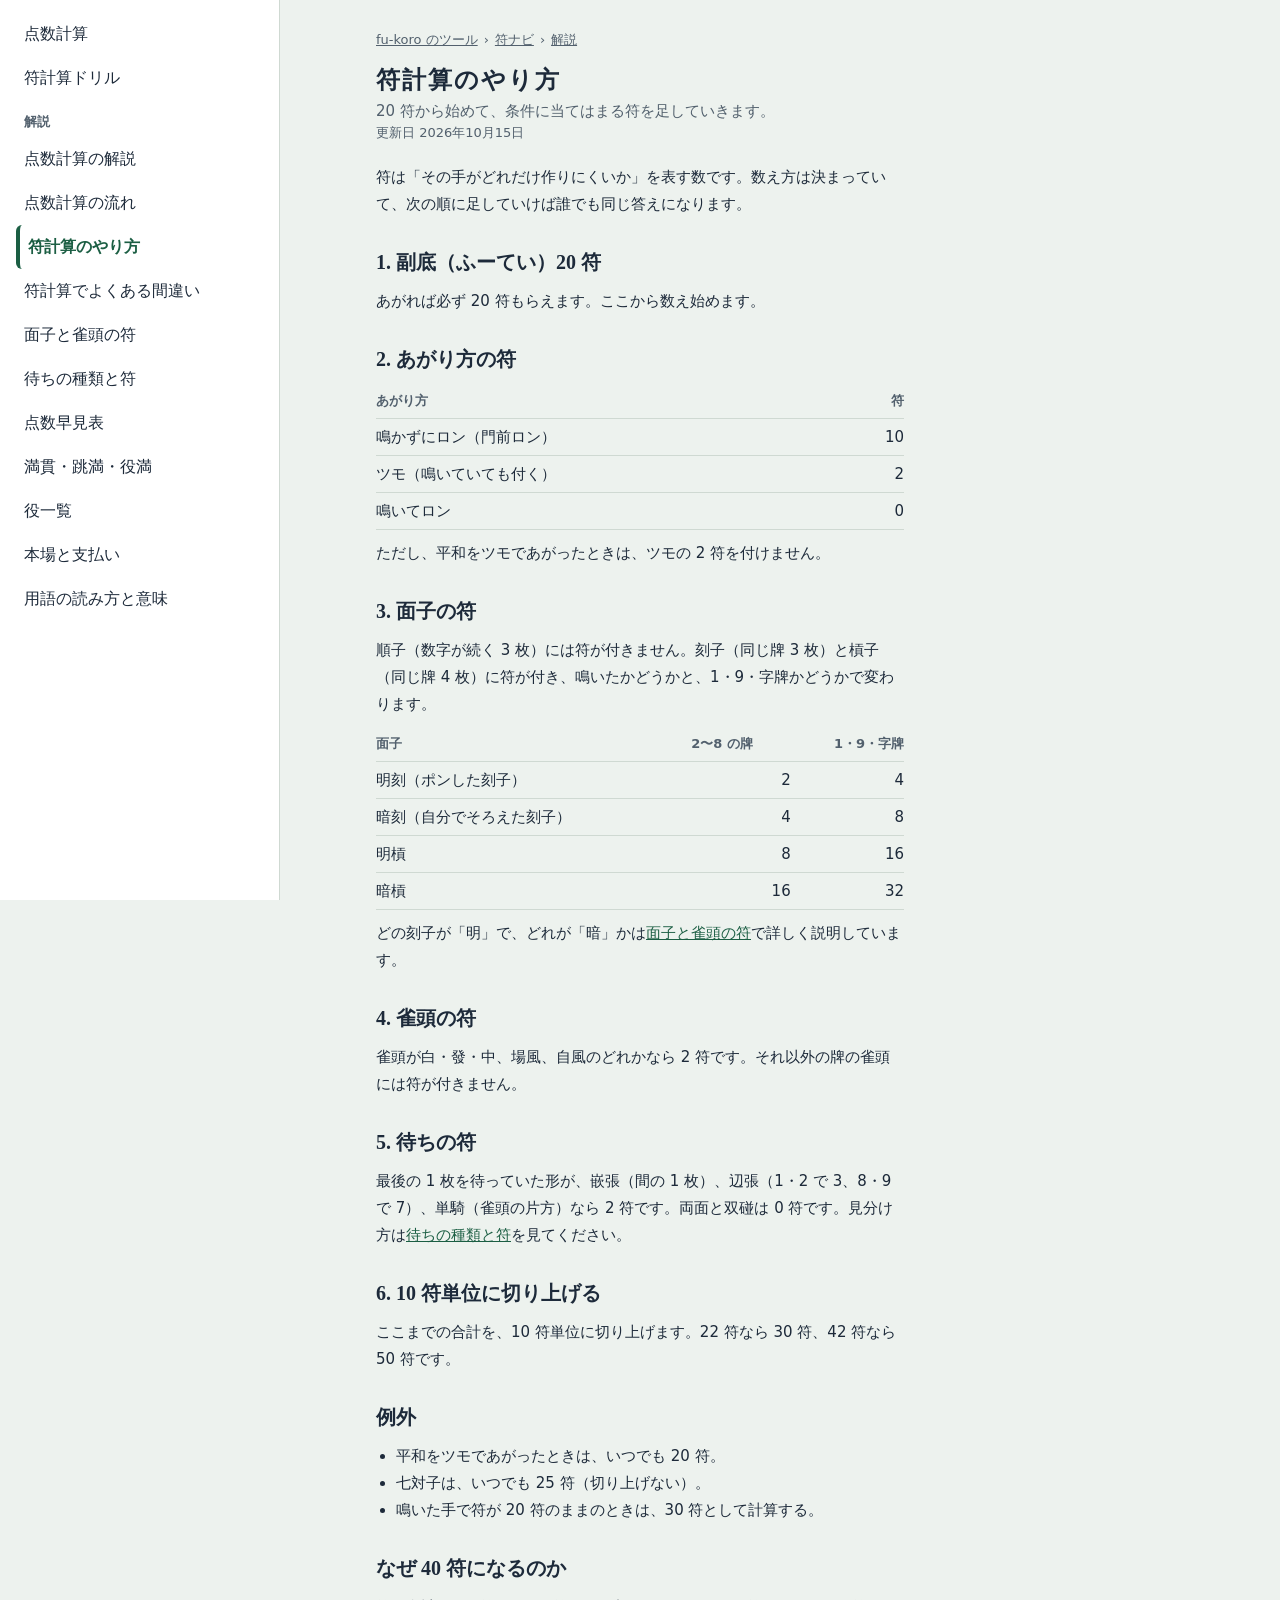
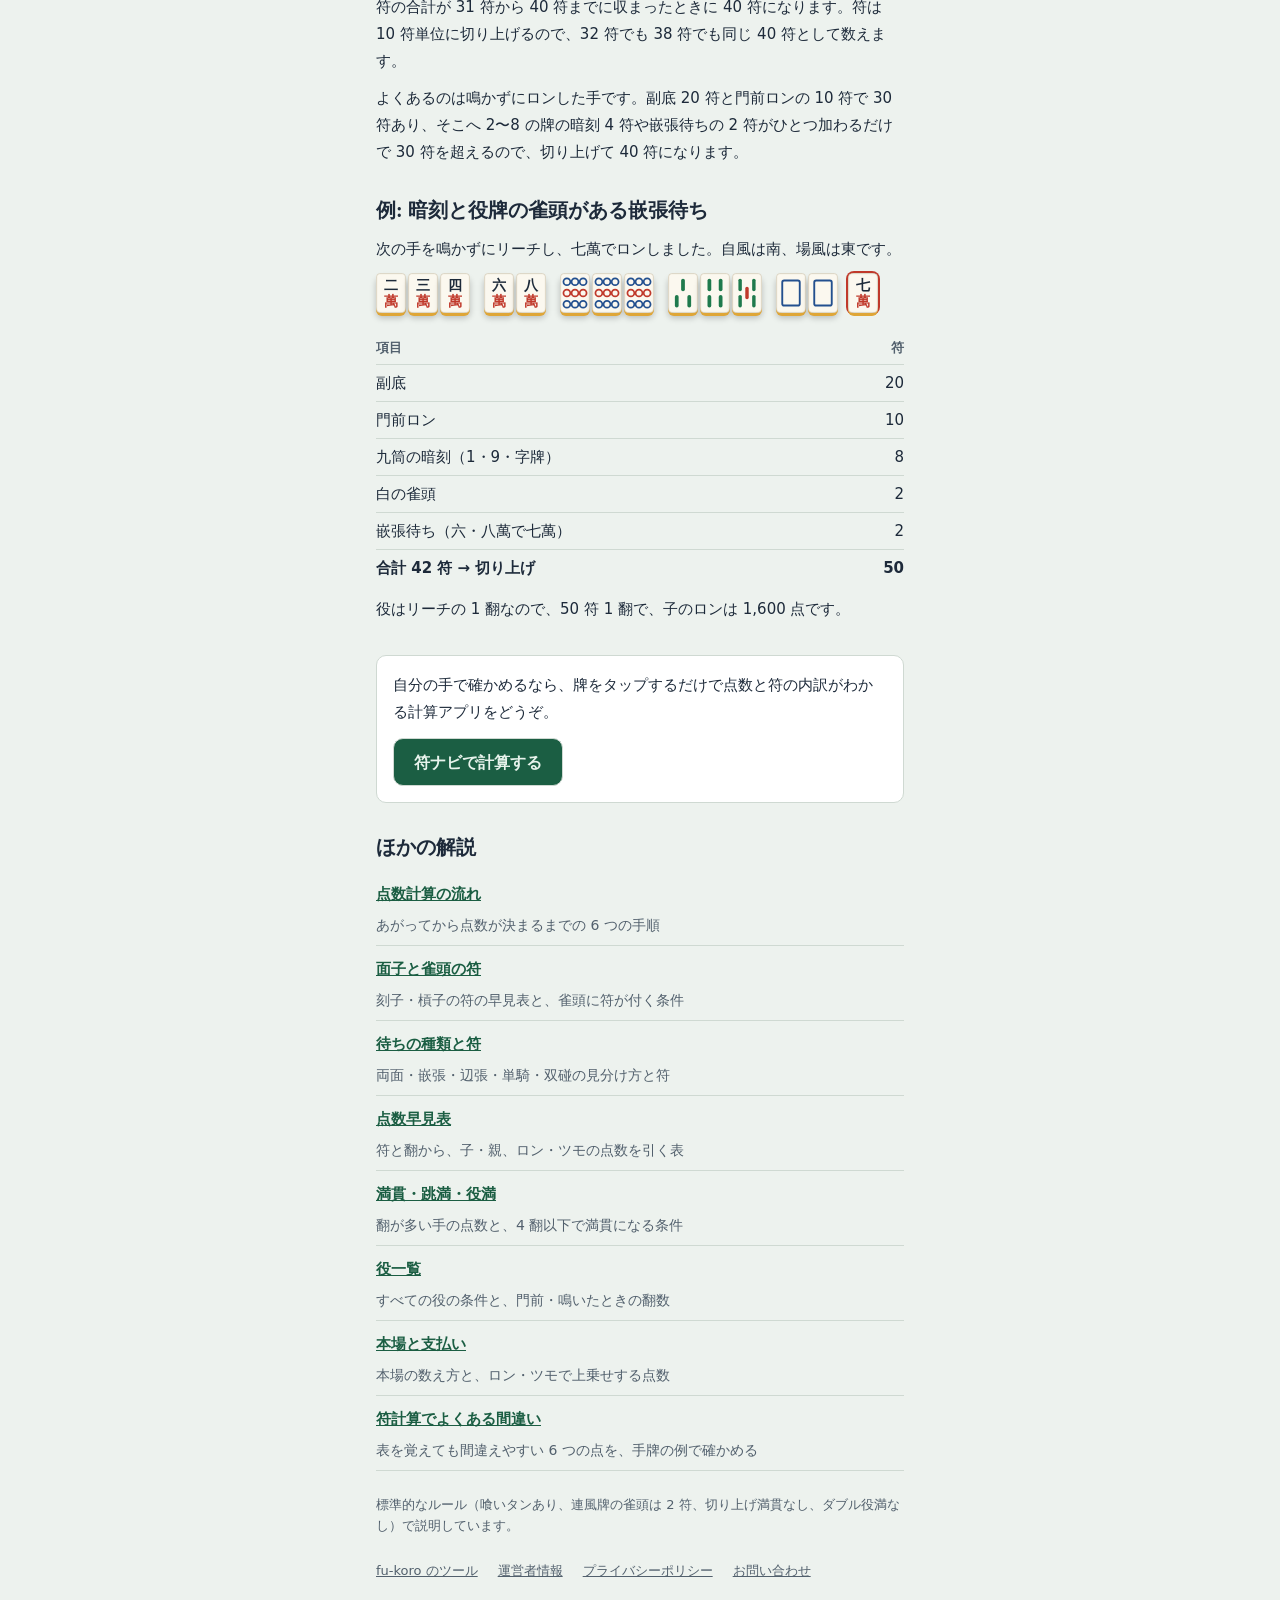
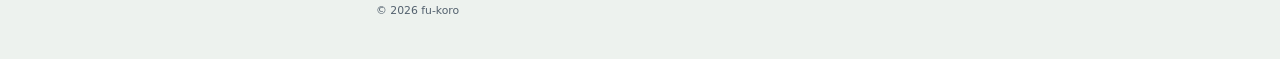
<file: guide/fu/index.html>
<!doctype html>
<html lang="ja">
<head>
  <meta charset="utf-8">
  <meta name="viewport" content="width=device-width, initial-scale=1">
  <title>符計算のやり方｜麻雀の点数計算 符ナビ</title>
  <meta name="description" content="麻雀の符計算のやり方を、副底 20 符・門前ロン・ツモ・面子・雀頭・待ちの符と 10 符単位の切り上げ、平和ツモや七対子などの例外まで順に解説します。">
  <meta name="theme-color" content="#1b5e43">
  <link rel="canonical" href="https://fu-koro.com/mahjong-fu-calculator/guide/fu/">
  <link rel="icon" href="/favicon.svg" type="image/svg+xml">
  <link rel="icon" href="/favicon-48.png" sizes="48x48" type="image/png">
  <link rel="apple-touch-icon" href="/apple-touch-icon.png">
  <meta property="og:title" content="符計算のやり方｜麻雀の点数計算 符ナビ">
  <meta property="og:description" content="麻雀の符計算のやり方を、副底 20 符・門前ロン・ツモ・面子・雀頭・待ちの符と 10 符単位の切り上げ、平和ツモや七対子などの例外まで順に解説します。">
  <meta property="og:url" content="https://fu-koro.com/mahjong-fu-calculator/guide/fu/">
  <meta property="og:type" content="article">
  <meta property="og:image" content="https://fu-koro.com/mahjong-fu-calculator/ogp.png">
  <meta property="og:site_name" content="fu-koro のツール">
  <meta property="og:locale" content="ja_JP">
  <meta name="twitter:card" content="summary_large_image">
  <script id="adsbygoogle-script" async src="https://pagead2.googlesyndication.com/pagead/js/adsbygoogle.js?client=ca-pub-4953398950283499" crossorigin="anonymous"></script>
  <script type="application/ld+json">
  {
    "@context": "https://schema.org",
    "@type": "Article",
    "headline": "符計算のやり方",
    "description": "麻雀の符計算のやり方を、副底 20 符・門前ロン・ツモ・面子・雀頭・待ちの符と 10 符単位の切り上げ、平和ツモや七対子などの例外まで順に解説します。",
    "mainEntityOfPage": "https://fu-koro.com/mahjong-fu-calculator/guide/fu/",
    "inLanguage": "ja",
    "image": "https://fu-koro.com/mahjong-fu-calculator/ogp.png",
    "datePublished": "2026-09-27",
    "dateModified": "2026-10-15",
    "author": {
      "@type": "Person",
      "name": "fu-koro",
      "url": "https://fu-koro.com/about/"
    }
  }
  </script>
  <script type="application/ld+json">
  {
    "@context": "https://schema.org",
    "@type": "BreadcrumbList",
    "itemListElement": [
      {
        "@type": "ListItem",
        "position": 1,
        "name": "fu-koro のツール",
        "item": "https://fu-koro.com/"
      },
      {
        "@type": "ListItem",
        "position": 2,
        "name": "符ナビ",
        "item": "https://fu-koro.com/mahjong-fu-calculator/"
      },
      {
        "@type": "ListItem",
        "position": 3,
        "name": "解説",
        "item": "https://fu-koro.com/mahjong-fu-calculator/guide/"
      },
      {
        "@type": "ListItem",
        "position": 4,
        "name": "符計算のやり方",
        "item": "https://fu-koro.com/mahjong-fu-calculator/guide/fu/"
      }
    ]
  }
  </script>
  <link rel="stylesheet" href="../../styles.css?v=e326056de0">
  <script defer src="https://cloud.umami.is/script.js" data-website-id="b9d581f3-f758-4d59-aff1-66523ba27ad9" data-exclude-hash="true"></script>
</head>
<body>
  <header class="site-header">
    <button class="menu-button" type="button" popovertarget="site-menu" aria-label="メニューを開く">☰</button><nav class="site-menu" id="site-menu" popover aria-label="符ナビのページ"><button class="menu-close" type="button" popovertarget="site-menu" popovertargetaction="hide" aria-label="メニューを閉じる">✕</button><ul><li><a href="../../">点数計算</a></li><li><a href="../../#drill">符計算ドリル</a></li></ul><p class="site-menu-heading">解説</p><ul><li><a href="../../guide/">点数計算の解説</a></li><li><a href="../../guide/flow/">点数計算の流れ</a></li><li><a href="../../guide/fu/" aria-current="page">符計算のやり方</a></li><li><a href="../../guide/fu-mistakes/">符計算でよくある間違い</a></li><li><a href="../../guide/meld-fu/">面子と雀頭の符</a></li><li><a href="../../guide/wait-fu/">待ちの種類と符</a></li><li><a href="../../guide/score-table/">点数早見表</a></li><li><a href="../../guide/limits/">満貫・跳満・役満</a></li><li><a href="../../guide/yaku/">役一覧</a></li><li><a href="../../guide/honba/">本場と支払い</a></li><li><a href="../../terms/">用語の読み方と意味</a></li></ul></nav>
    <nav class="breadcrumb" aria-label="現在地">
      <ol>
        <li><a href="/">fu-koro のツール</a></li>
        <li><a href="../../" data-umami-event="guide-to-app-breadcrumb">符ナビ</a></li>
        <li><a href="../">解説</a></li>
      </ol>
    </nav>
    <h1 class="site-title">符計算のやり方</h1>
    <p class="site-lead">20 符から始めて、条件に当てはまる符を足していきます。</p>
    <p class="page-date">更新日 <time datetime="2026-10-15">2026年10月15日</time></p>
  </header>

  <main>
    <article class="guide guide-page">
      <p>符は「その手がどれだけ作りにくいか」を表す数です。数え方は決まっていて、次の順に足していけば誰でも同じ答えになります。</p>

      <h2>1. 副底（ふーてい）20 符</h2>
      <p>あがれば必ず 20 符もらえます。ここから数え始めます。</p>

      <h2>2. あがり方の符</h2>
      <table class="guide-table">
        <thead>
          <tr><th scope="col">あがり方</th><th scope="col">符</th></tr>
        </thead>
        <tbody>
          <tr><th scope="row">鳴かずにロン（門前ロン）</th><td>10</td></tr>
          <tr><th scope="row">ツモ（鳴いていても付く）</th><td>2</td></tr>
          <tr><th scope="row">鳴いてロン</th><td>0</td></tr>
        </tbody>
      </table>
      <p>ただし、平和をツモであがったときは、ツモの 2 符を付けません。</p>

      <h2>3. 面子の符</h2>
      <p>順子（数字が続く 3 枚）には符が付きません。刻子（同じ牌 3 枚）と槓子（同じ牌 4 枚）に符が付き、鳴いたかどうかと、1・9・字牌かどうかで変わります。</p>
      <table class="guide-table">
        <thead>
          <tr><th scope="col">面子</th><th scope="col">2〜8 の牌</th><th scope="col">1・9・字牌</th></tr>
        </thead>
        <tbody>
          <tr><th scope="row">明刻（ポンした刻子）</th><td>2</td><td>4</td></tr>
          <tr><th scope="row">暗刻（自分でそろえた刻子）</th><td>4</td><td>8</td></tr>
          <tr><th scope="row">明槓</th><td>8</td><td>16</td></tr>
          <tr><th scope="row">暗槓</th><td>16</td><td>32</td></tr>
        </tbody>
      </table>
      <p>どの刻子が「明」で、どれが「暗」かは<a href="../meld-fu/">面子と雀頭の符</a>で詳しく説明しています。</p>

      <h2>4. 雀頭の符</h2>
      <p>雀頭が白・發・中、場風、自風のどれかなら 2 符です。それ以外の牌の雀頭には符が付きません。</p>

      <h2>5. 待ちの符</h2>
      <p>最後の 1 枚を待っていた形が、嵌張（間の 1 枚）、辺張（1・2 で 3、8・9 で 7）、単騎（雀頭の片方）なら 2 符です。両面と双碰は 0 符です。見分け方は<a href="../wait-fu/">待ちの種類と符</a>を見てください。</p>

      <h2>6. 10 符単位に切り上げる</h2>
      <p>ここまでの合計を、10 符単位に切り上げます。22 符なら 30 符、42 符なら 50 符です。</p>

      <h2>例外</h2>
      <ul>
        <li>平和をツモであがったときは、いつでも 20 符。</li>
        <li>七対子は、いつでも 25 符（切り上げない）。</li>
        <li>鳴いた手で符が 20 符のままのときは、30 符として計算する。</li>
      </ul>

      <h2>なぜ 40 符になるのか</h2>
      <p>符の合計が 31 符から 40 符までに収まったときに 40 符になります。符は 10 符単位に切り上げるので、32 符でも 38 符でも同じ 40 符として数えます。</p>
      <p>よくあるのは鳴かずにロンした手です。副底 20 符と門前ロンの 10 符で 30 符あり、そこへ 2〜8 の牌の暗刻 4 符や嵌張待ちの 2 符がひとつ加わるだけで 30 符を超えるので、切り上げて 40 符になります。</p>

      <h2>例: 暗刻と役牌の雀頭がある嵌張待ち</h2>
      <p>次の手を鳴かずにリーチし、七萬でロンしました。自風は南、場風は東です。</p>
      <p><span class="tiles" role="img" aria-label="二萬 三萬 四萬 六萬 八萬 九筒 九筒 九筒 三索 四索 五索 白 白 あがり牌 七萬"><span class="tile-group"><span class="tile"><svg viewBox="0 0 48 64" xmlns="http://www.w3.org/2000/svg" aria-hidden="true" focusable="false"><rect class="tile-face" x="1" y="1" width="46" height="62" rx="5"/><text x="24" y="20" font-size="22" font-family="'Hiragino Mincho ProN','Yu Mincho','Noto Serif JP',serif" font-weight="700" fill="#1d2a3a" text-anchor="middle" dominant-baseline="central">二</text><text x="24" y="46" font-size="22" font-family="'Hiragino Mincho ProN','Yu Mincho','Noto Serif JP',serif" font-weight="700" fill="#c0392b" text-anchor="middle" dominant-baseline="central">萬</text></svg></span><span class="tile"><svg viewBox="0 0 48 64" xmlns="http://www.w3.org/2000/svg" aria-hidden="true" focusable="false"><rect class="tile-face" x="1" y="1" width="46" height="62" rx="5"/><text x="24" y="20" font-size="22" font-family="'Hiragino Mincho ProN','Yu Mincho','Noto Serif JP',serif" font-weight="700" fill="#1d2a3a" text-anchor="middle" dominant-baseline="central">三</text><text x="24" y="46" font-size="22" font-family="'Hiragino Mincho ProN','Yu Mincho','Noto Serif JP',serif" font-weight="700" fill="#c0392b" text-anchor="middle" dominant-baseline="central">萬</text></svg></span><span class="tile"><svg viewBox="0 0 48 64" xmlns="http://www.w3.org/2000/svg" aria-hidden="true" focusable="false"><rect class="tile-face" x="1" y="1" width="46" height="62" rx="5"/><text x="24" y="20" font-size="22" font-family="'Hiragino Mincho ProN','Yu Mincho','Noto Serif JP',serif" font-weight="700" fill="#1d2a3a" text-anchor="middle" dominant-baseline="central">四</text><text x="24" y="46" font-size="22" font-family="'Hiragino Mincho ProN','Yu Mincho','Noto Serif JP',serif" font-weight="700" fill="#c0392b" text-anchor="middle" dominant-baseline="central">萬</text></svg></span></span><span class="tile-group"><span class="tile"><svg viewBox="0 0 48 64" xmlns="http://www.w3.org/2000/svg" aria-hidden="true" focusable="false"><rect class="tile-face" x="1" y="1" width="46" height="62" rx="5"/><text x="24" y="20" font-size="22" font-family="'Hiragino Mincho ProN','Yu Mincho','Noto Serif JP',serif" font-weight="700" fill="#1d2a3a" text-anchor="middle" dominant-baseline="central">六</text><text x="24" y="46" font-size="22" font-family="'Hiragino Mincho ProN','Yu Mincho','Noto Serif JP',serif" font-weight="700" fill="#c0392b" text-anchor="middle" dominant-baseline="central">萬</text></svg></span><span class="tile"><svg viewBox="0 0 48 64" xmlns="http://www.w3.org/2000/svg" aria-hidden="true" focusable="false"><rect class="tile-face" x="1" y="1" width="46" height="62" rx="5"/><text x="24" y="20" font-size="22" font-family="'Hiragino Mincho ProN','Yu Mincho','Noto Serif JP',serif" font-weight="700" fill="#1d2a3a" text-anchor="middle" dominant-baseline="central">八</text><text x="24" y="46" font-size="22" font-family="'Hiragino Mincho ProN','Yu Mincho','Noto Serif JP',serif" font-weight="700" fill="#c0392b" text-anchor="middle" dominant-baseline="central">萬</text></svg></span></span><span class="tile-group"><span class="tile"><svg viewBox="0 0 48 64" xmlns="http://www.w3.org/2000/svg" aria-hidden="true" focusable="false"><rect class="tile-face" x="1" y="1" width="46" height="62" rx="5"/><circle class="pip" cx="11" cy="14" r="5.5" fill="none" stroke="#23508f" stroke-width="2.8"/><circle class="pip" cx="24" cy="14" r="5.5" fill="none" stroke="#23508f" stroke-width="2.8"/><circle class="pip" cx="37" cy="14" r="5.5" fill="none" stroke="#23508f" stroke-width="2.8"/><circle class="pip" cx="11" cy="32" r="5.5" fill="none" stroke="#c0392b" stroke-width="2.8"/><circle class="pip" cx="24" cy="32" r="5.5" fill="none" stroke="#c0392b" stroke-width="2.8"/><circle class="pip" cx="37" cy="32" r="5.5" fill="none" stroke="#c0392b" stroke-width="2.8"/><circle class="pip" cx="11" cy="50" r="5.5" fill="none" stroke="#23508f" stroke-width="2.8"/><circle class="pip" cx="24" cy="50" r="5.5" fill="none" stroke="#23508f" stroke-width="2.8"/><circle class="pip" cx="37" cy="50" r="5.5" fill="none" stroke="#23508f" stroke-width="2.8"/></svg></span><span class="tile"><svg viewBox="0 0 48 64" xmlns="http://www.w3.org/2000/svg" aria-hidden="true" focusable="false"><rect class="tile-face" x="1" y="1" width="46" height="62" rx="5"/><circle class="pip" cx="11" cy="14" r="5.5" fill="none" stroke="#23508f" stroke-width="2.8"/><circle class="pip" cx="24" cy="14" r="5.5" fill="none" stroke="#23508f" stroke-width="2.8"/><circle class="pip" cx="37" cy="14" r="5.5" fill="none" stroke="#23508f" stroke-width="2.8"/><circle class="pip" cx="11" cy="32" r="5.5" fill="none" stroke="#c0392b" stroke-width="2.8"/><circle class="pip" cx="24" cy="32" r="5.5" fill="none" stroke="#c0392b" stroke-width="2.8"/><circle class="pip" cx="37" cy="32" r="5.5" fill="none" stroke="#c0392b" stroke-width="2.8"/><circle class="pip" cx="11" cy="50" r="5.5" fill="none" stroke="#23508f" stroke-width="2.8"/><circle class="pip" cx="24" cy="50" r="5.5" fill="none" stroke="#23508f" stroke-width="2.8"/><circle class="pip" cx="37" cy="50" r="5.5" fill="none" stroke="#23508f" stroke-width="2.8"/></svg></span><span class="tile"><svg viewBox="0 0 48 64" xmlns="http://www.w3.org/2000/svg" aria-hidden="true" focusable="false"><rect class="tile-face" x="1" y="1" width="46" height="62" rx="5"/><circle class="pip" cx="11" cy="14" r="5.5" fill="none" stroke="#23508f" stroke-width="2.8"/><circle class="pip" cx="24" cy="14" r="5.5" fill="none" stroke="#23508f" stroke-width="2.8"/><circle class="pip" cx="37" cy="14" r="5.5" fill="none" stroke="#23508f" stroke-width="2.8"/><circle class="pip" cx="11" cy="32" r="5.5" fill="none" stroke="#c0392b" stroke-width="2.8"/><circle class="pip" cx="24" cy="32" r="5.5" fill="none" stroke="#c0392b" stroke-width="2.8"/><circle class="pip" cx="37" cy="32" r="5.5" fill="none" stroke="#c0392b" stroke-width="2.8"/><circle class="pip" cx="11" cy="50" r="5.5" fill="none" stroke="#23508f" stroke-width="2.8"/><circle class="pip" cx="24" cy="50" r="5.5" fill="none" stroke="#23508f" stroke-width="2.8"/><circle class="pip" cx="37" cy="50" r="5.5" fill="none" stroke="#23508f" stroke-width="2.8"/></svg></span></span><span class="tile-group"><span class="tile"><svg viewBox="0 0 48 64" xmlns="http://www.w3.org/2000/svg" aria-hidden="true" focusable="false"><rect class="tile-face" x="1" y="1" width="46" height="62" rx="5"/><rect class="stick" x="21" y="9" width="6" height="20" rx="3" fill="#1f7a4d"/><rect class="stick" x="11" y="35" width="6" height="20" rx="3" fill="#1f7a4d"/><rect class="stick" x="31" y="35" width="6" height="20" rx="3" fill="#1f7a4d"/></svg></span><span class="tile"><svg viewBox="0 0 48 64" xmlns="http://www.w3.org/2000/svg" aria-hidden="true" focusable="false"><rect class="tile-face" x="1" y="1" width="46" height="62" rx="5"/><rect class="stick" x="12" y="9" width="6" height="20" rx="3" fill="#1f7a4d"/><rect class="stick" x="30" y="9" width="6" height="20" rx="3" fill="#1f7a4d"/><rect class="stick" x="12" y="35" width="6" height="20" rx="3" fill="#1f7a4d"/><rect class="stick" x="30" y="35" width="6" height="20" rx="3" fill="#1f7a4d"/></svg></span><span class="tile"><svg viewBox="0 0 48 64" xmlns="http://www.w3.org/2000/svg" aria-hidden="true" focusable="false"><rect class="tile-face" x="1" y="1" width="46" height="62" rx="5"/><rect class="stick" x="10.25" y="9" width="5.5" height="20" rx="2.75" fill="#1f7a4d"/><rect class="stick" x="32.25" y="9" width="5.5" height="20" rx="2.75" fill="#1f7a4d"/><rect class="stick" x="21.25" y="22" width="5.5" height="20" rx="2.75" fill="#c0392b"/><rect class="stick" x="10.25" y="35" width="5.5" height="20" rx="2.75" fill="#1f7a4d"/><rect class="stick" x="32.25" y="35" width="5.5" height="20" rx="2.75" fill="#1f7a4d"/></svg></span></span><span class="tile-group"><span class="tile"><svg viewBox="0 0 48 64" xmlns="http://www.w3.org/2000/svg" aria-hidden="true" focusable="false"><rect class="tile-face" x="1" y="1" width="46" height="62" rx="5"/><rect class="haku" x="10" y="12" width="28" height="40" rx="3" fill="none" stroke="#23508f" stroke-width="3"/></svg></span><span class="tile"><svg viewBox="0 0 48 64" xmlns="http://www.w3.org/2000/svg" aria-hidden="true" focusable="false"><rect class="tile-face" x="1" y="1" width="46" height="62" rx="5"/><rect class="haku" x="10" y="12" width="28" height="40" rx="3" fill="none" stroke="#23508f" stroke-width="3"/></svg></span><span class="tile is-winning"><svg viewBox="0 0 48 64" xmlns="http://www.w3.org/2000/svg" aria-hidden="true" focusable="false"><rect class="tile-face" x="1" y="1" width="46" height="62" rx="5"/><text x="24" y="20" font-size="22" font-family="'Hiragino Mincho ProN','Yu Mincho','Noto Serif JP',serif" font-weight="700" fill="#1d2a3a" text-anchor="middle" dominant-baseline="central">七</text><text x="24" y="46" font-size="22" font-family="'Hiragino Mincho ProN','Yu Mincho','Noto Serif JP',serif" font-weight="700" fill="#c0392b" text-anchor="middle" dominant-baseline="central">萬</text></svg></span></span></span></p>
      <table class="guide-table">
        <thead>
          <tr><th scope="col">項目</th><th scope="col">符</th></tr>
        </thead>
        <tbody>
          <tr><th scope="row">副底</th><td>20</td></tr>
          <tr><th scope="row">門前ロン</th><td>10</td></tr>
          <tr><th scope="row">九筒の暗刻（1・9・字牌）</th><td>8</td></tr>
          <tr><th scope="row">白の雀頭</th><td>2</td></tr>
          <tr><th scope="row">嵌張待ち（六・八萬で七萬）</th><td>2</td></tr>
        </tbody>
        <tfoot>
          <tr><th scope="row">合計 42 符 → 切り上げ</th><td>50</td></tr>
        </tfoot>
      </table>
      <p>役はリーチの 1 翻なので、50 符 1 翻で、子のロンは 1,600 点です。</p>
      <aside class="guide-cta">
        <p>自分の手で確かめるなら、牌をタップするだけで点数と符の内訳がわかる計算アプリをどうぞ。</p>
        <a class="button" href="../../" data-umami-event="guide-to-app">符ナビで計算する</a>
      </aside>

      <h2>ほかの解説</h2>
      <ul class="guide-links">
        <li><a href="../flow/">点数計算の流れ</a><span>あがってから点数が決まるまでの 6 つの手順</span></li>
        <li><a href="../meld-fu/">面子と雀頭の符</a><span>刻子・槓子の符の早見表と、雀頭に符が付く条件</span></li>
        <li><a href="../wait-fu/">待ちの種類と符</a><span>両面・嵌張・辺張・単騎・双碰の見分け方と符</span></li>
        <li><a href="../score-table/">点数早見表</a><span>符と翻から、子・親、ロン・ツモの点数を引く表</span></li>
        <li><a href="../limits/">満貫・跳満・役満</a><span>翻が多い手の点数と、4 翻以下で満貫になる条件</span></li>
        <li><a href="../yaku/">役一覧</a><span>すべての役の条件と、門前・鳴いたときの翻数</span></li>
        <li><a href="../honba/">本場と支払い</a><span>本場の数え方と、ロン・ツモで上乗せする点数</span></li>
        <li><a href="../fu-mistakes/">符計算でよくある間違い</a><span>表を覚えても間違えやすい 6 つの点を、手牌の例で確かめる</span></li>
      </ul>
    </article>
  </main>

  <footer class="site-footer">
    <p>標準的なルール（喰いタンあり、連風牌の雀頭は 2 符、切り上げ満貫なし、ダブル役満なし）で説明しています。</p>
    <ul class="footer-links">
      <li><a href="/">fu-koro のツール</a></li>
      <li><a href="/about/">運営者情報</a></li>
      <li><a href="/privacy/">プライバシーポリシー</a></li>
      <li><a href="/contact/">お問い合わせ</a></li>
    </ul>
    <small>© 2026 fu-koro</small>
  </footer>
</body>
</html>
</file>
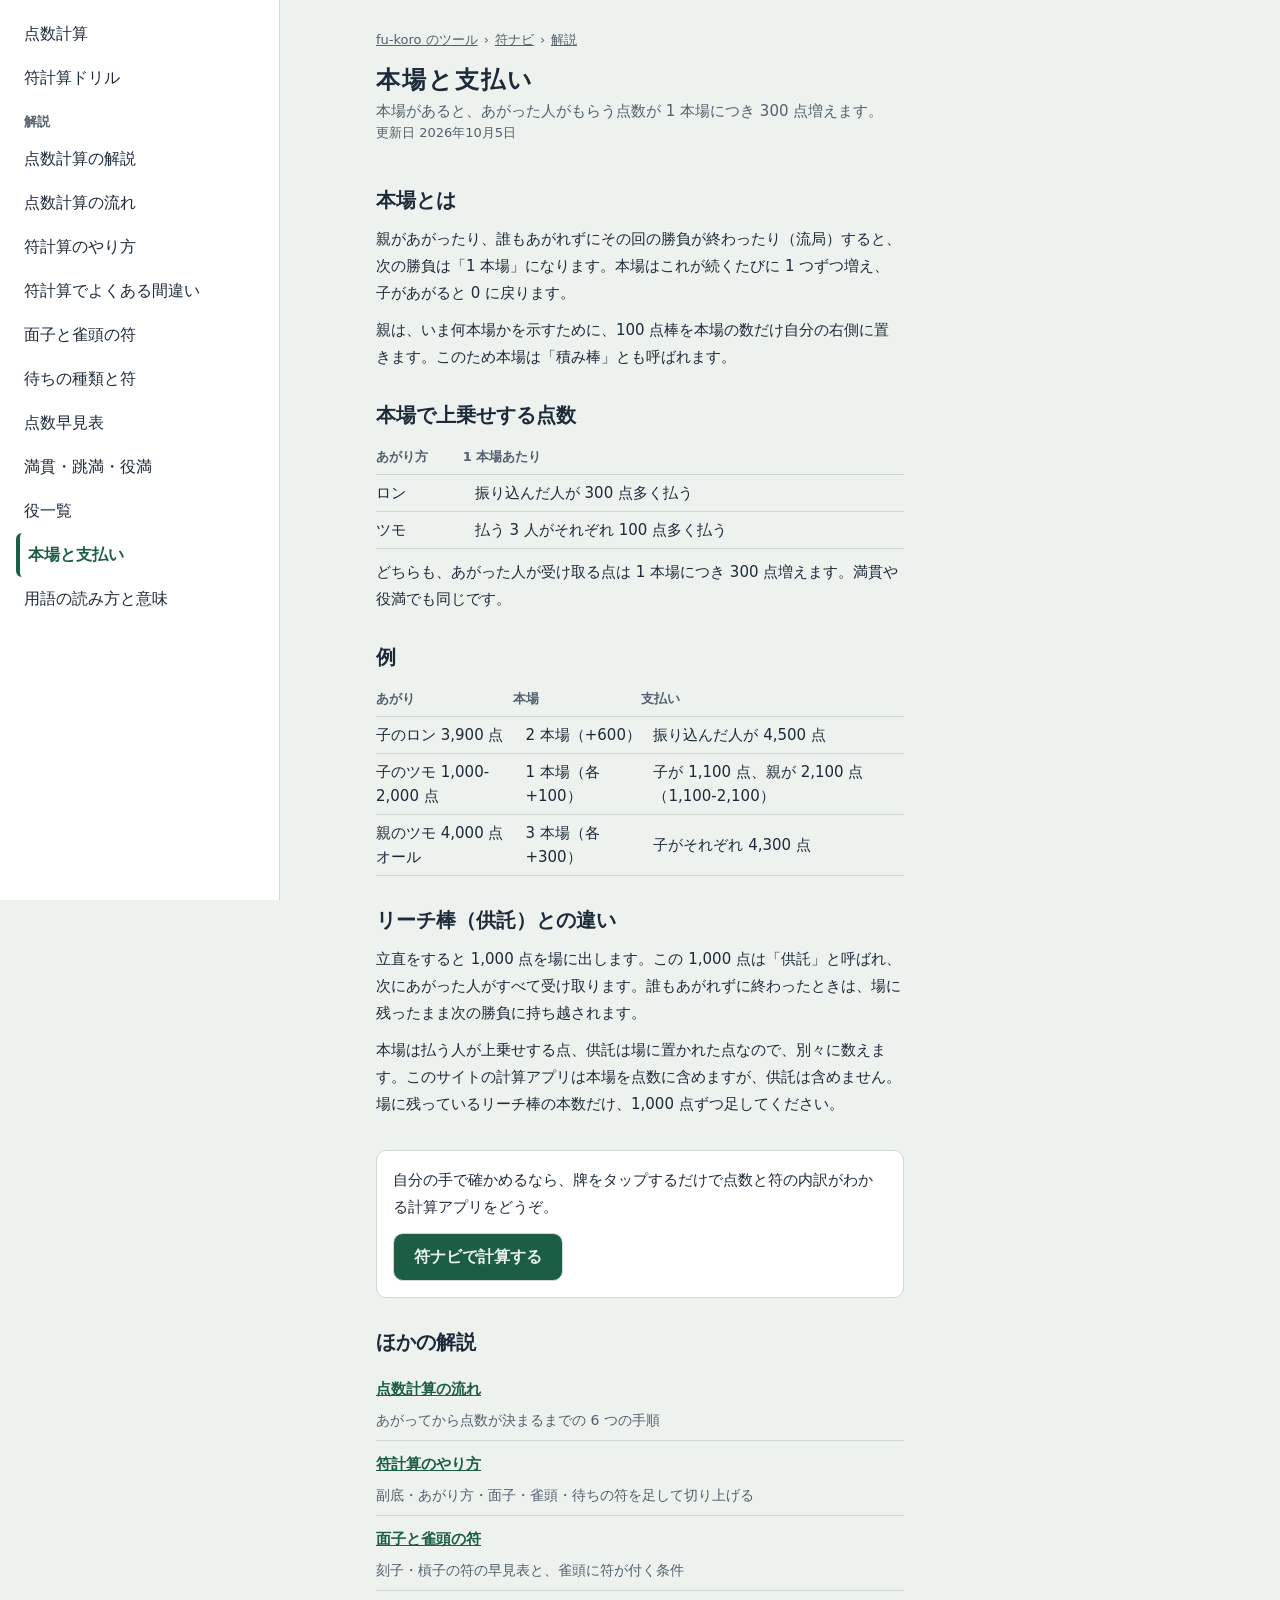
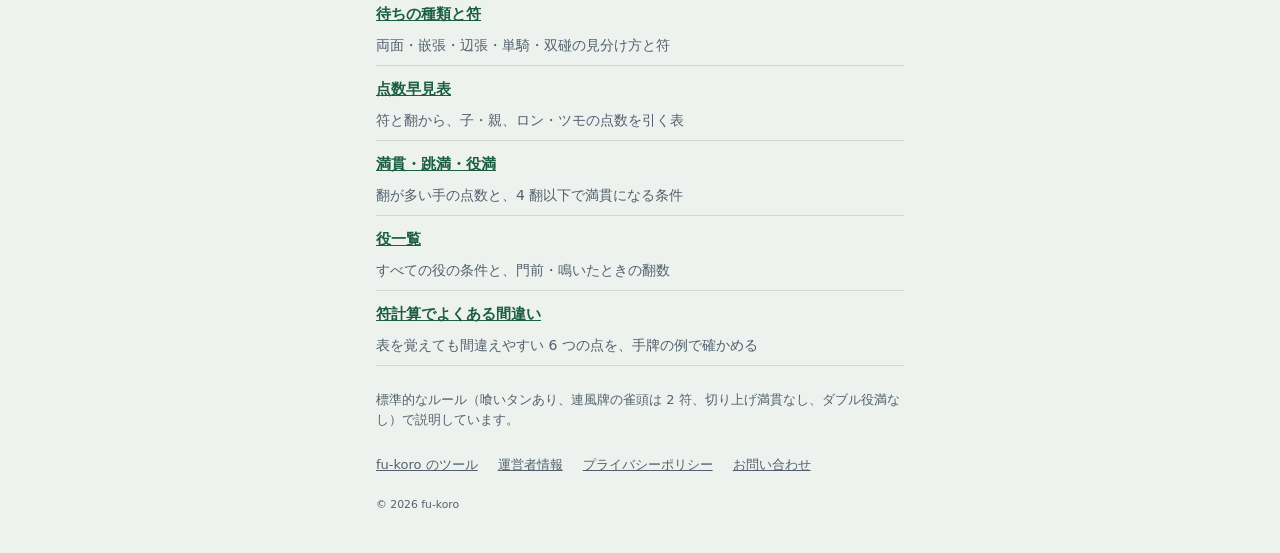
<file: guide/honba/index.html>
<!doctype html>
<html lang="ja">
<head>
  <meta charset="utf-8">
  <meta name="viewport" content="width=device-width, initial-scale=1">
  <title>本場と支払い｜麻雀の点数計算 符ナビ</title>
  <meta name="description" content="麻雀の本場（積み棒）とは何か、いつ増えていつ 0 に戻るか、本場があるときにロン・ツモで上乗せする点数を例つきで解説します。リーチ棒（供託）との違いも説明します。">
  <meta name="theme-color" content="#1b5e43">
  <link rel="canonical" href="https://fu-koro.com/mahjong-fu-calculator/guide/honba/">
  <link rel="icon" href="/favicon.svg" type="image/svg+xml">
  <link rel="icon" href="/favicon-48.png" sizes="48x48" type="image/png">
  <link rel="apple-touch-icon" href="/apple-touch-icon.png">
  <meta property="og:title" content="本場と支払い｜麻雀の点数計算 符ナビ">
  <meta property="og:description" content="麻雀の本場（積み棒）とは何か、いつ増えていつ 0 に戻るか、本場があるときにロン・ツモで上乗せする点数を例つきで解説します。リーチ棒（供託）との違いも説明します。">
  <meta property="og:url" content="https://fu-koro.com/mahjong-fu-calculator/guide/honba/">
  <meta property="og:type" content="article">
  <meta property="og:image" content="https://fu-koro.com/mahjong-fu-calculator/ogp.png">
  <meta property="og:site_name" content="fu-koro のツール">
  <meta property="og:locale" content="ja_JP">
  <meta name="twitter:card" content="summary_large_image">
  <script id="adsbygoogle-script" async src="https://pagead2.googlesyndication.com/pagead/js/adsbygoogle.js?client=ca-pub-4953398950283499" crossorigin="anonymous"></script>
  <script type="application/ld+json">
  {
    "@context": "https://schema.org",
    "@type": "Article",
    "headline": "本場と支払い",
    "description": "麻雀の本場（積み棒）とは何か、いつ増えていつ 0 に戻るか、本場があるときにロン・ツモで上乗せする点数を例つきで解説します。リーチ棒（供託）との違いも説明します。",
    "mainEntityOfPage": "https://fu-koro.com/mahjong-fu-calculator/guide/honba/",
    "inLanguage": "ja",
    "image": "https://fu-koro.com/mahjong-fu-calculator/ogp.png",
    "datePublished": "2026-09-27",
    "dateModified": "2026-10-05",
    "author": {
      "@type": "Person",
      "name": "fu-koro",
      "url": "https://fu-koro.com/about/"
    }
  }
  </script>
  <script type="application/ld+json">
  {
    "@context": "https://schema.org",
    "@type": "BreadcrumbList",
    "itemListElement": [
      {
        "@type": "ListItem",
        "position": 1,
        "name": "fu-koro のツール",
        "item": "https://fu-koro.com/"
      },
      {
        "@type": "ListItem",
        "position": 2,
        "name": "符ナビ",
        "item": "https://fu-koro.com/mahjong-fu-calculator/"
      },
      {
        "@type": "ListItem",
        "position": 3,
        "name": "解説",
        "item": "https://fu-koro.com/mahjong-fu-calculator/guide/"
      },
      {
        "@type": "ListItem",
        "position": 4,
        "name": "本場と支払い",
        "item": "https://fu-koro.com/mahjong-fu-calculator/guide/honba/"
      }
    ]
  }
  </script>
  <link rel="stylesheet" href="../../styles.css?v=e326056de0">
  <script defer src="https://cloud.umami.is/script.js" data-website-id="b9d581f3-f758-4d59-aff1-66523ba27ad9" data-exclude-hash="true"></script>
</head>
<body>
  <header class="site-header">
    <button class="menu-button" type="button" popovertarget="site-menu" aria-label="メニューを開く">☰</button><nav class="site-menu" id="site-menu" popover aria-label="符ナビのページ"><button class="menu-close" type="button" popovertarget="site-menu" popovertargetaction="hide" aria-label="メニューを閉じる">✕</button><ul><li><a href="../../">点数計算</a></li><li><a href="../../#drill">符計算ドリル</a></li></ul><p class="site-menu-heading">解説</p><ul><li><a href="../../guide/">点数計算の解説</a></li><li><a href="../../guide/flow/">点数計算の流れ</a></li><li><a href="../../guide/fu/">符計算のやり方</a></li><li><a href="../../guide/fu-mistakes/">符計算でよくある間違い</a></li><li><a href="../../guide/meld-fu/">面子と雀頭の符</a></li><li><a href="../../guide/wait-fu/">待ちの種類と符</a></li><li><a href="../../guide/score-table/">点数早見表</a></li><li><a href="../../guide/limits/">満貫・跳満・役満</a></li><li><a href="../../guide/yaku/">役一覧</a></li><li><a href="../../guide/honba/" aria-current="page">本場と支払い</a></li><li><a href="../../terms/">用語の読み方と意味</a></li></ul></nav>
    <nav class="breadcrumb" aria-label="現在地">
      <ol>
        <li><a href="/">fu-koro のツール</a></li>
        <li><a href="../../" data-umami-event="guide-to-app-breadcrumb">符ナビ</a></li>
        <li><a href="../">解説</a></li>
      </ol>
    </nav>
    <h1 class="site-title">本場と支払い</h1>
    <p class="site-lead">本場があると、あがった人がもらう点数が 1 本場につき 300 点増えます。</p>
    <p class="page-date">更新日 <time datetime="2026-10-05">2026年10月5日</time></p>
  </header>

  <main>
    <article class="guide guide-page">
      <h2>本場とは</h2>
      <p>親があがったり、誰もあがれずにその回の勝負が終わったり（流局）すると、次の勝負は「1 本場」になります。本場はこれが続くたびに 1 つずつ増え、子があがると 0 に戻ります。</p>
      <p>親は、いま何本場かを示すために、100 点棒を本場の数だけ自分の右側に置きます。このため本場は「積み棒」とも呼ばれます。</p>

      <h2>本場で上乗せする点数</h2>
      <table class="guide-table is-text">
        <thead>
          <tr><th scope="col">あがり方</th><th scope="col">1 本場あたり</th></tr>
        </thead>
        <tbody>
          <tr><th scope="row">ロン</th><td>振り込んだ人が 300 点多く払う</td></tr>
          <tr><th scope="row">ツモ</th><td>払う 3 人がそれぞれ 100 点多く払う</td></tr>
        </tbody>
      </table>
      <p>どちらも、あがった人が受け取る点は 1 本場につき 300 点増えます。満貫や役満でも同じです。</p>

      <h2>例</h2>
      <table class="guide-table is-text">
        <thead>
          <tr><th scope="col">あがり</th><th scope="col">本場</th><th scope="col">支払い</th></tr>
        </thead>
        <tbody>
          <tr><th scope="row">子のロン 3,900 点</th><td>2 本場（+600）</td><td>振り込んだ人が 4,500 点</td></tr>
          <tr><th scope="row">子のツモ 1,000-2,000 点</th><td>1 本場（各 +100）</td><td>子が 1,100 点、親が 2,100 点（1,100-2,100）</td></tr>
          <tr><th scope="row">親のツモ 4,000 点オール</th><td>3 本場（各 +300）</td><td>子がそれぞれ 4,300 点</td></tr>
        </tbody>
      </table>

      <h2>リーチ棒（供託）との違い</h2>
      <p>立直をすると 1,000 点を場に出します。この 1,000 点は「供託」と呼ばれ、次にあがった人がすべて受け取ります。誰もあがれずに終わったときは、場に残ったまま次の勝負に持ち越されます。</p>
      <p>本場は払う人が上乗せする点、供託は場に置かれた点なので、別々に数えます。このサイトの計算アプリは本場を点数に含めますが、供託は含めません。場に残っているリーチ棒の本数だけ、1,000 点ずつ足してください。</p>
      <aside class="guide-cta">
        <p>自分の手で確かめるなら、牌をタップするだけで点数と符の内訳がわかる計算アプリをどうぞ。</p>
        <a class="button" href="../../" data-umami-event="guide-to-app">符ナビで計算する</a>
      </aside>

      <h2>ほかの解説</h2>
      <ul class="guide-links">
        <li><a href="../flow/">点数計算の流れ</a><span>あがってから点数が決まるまでの 6 つの手順</span></li>
        <li><a href="../fu/">符計算のやり方</a><span>副底・あがり方・面子・雀頭・待ちの符を足して切り上げる</span></li>
        <li><a href="../meld-fu/">面子と雀頭の符</a><span>刻子・槓子の符の早見表と、雀頭に符が付く条件</span></li>
        <li><a href="../wait-fu/">待ちの種類と符</a><span>両面・嵌張・辺張・単騎・双碰の見分け方と符</span></li>
        <li><a href="../score-table/">点数早見表</a><span>符と翻から、子・親、ロン・ツモの点数を引く表</span></li>
        <li><a href="../limits/">満貫・跳満・役満</a><span>翻が多い手の点数と、4 翻以下で満貫になる条件</span></li>
        <li><a href="../yaku/">役一覧</a><span>すべての役の条件と、門前・鳴いたときの翻数</span></li>
        <li><a href="../fu-mistakes/">符計算でよくある間違い</a><span>表を覚えても間違えやすい 6 つの点を、手牌の例で確かめる</span></li>
      </ul>
    </article>
  </main>

  <footer class="site-footer">
    <p>標準的なルール（喰いタンあり、連風牌の雀頭は 2 符、切り上げ満貫なし、ダブル役満なし）で説明しています。</p>
    <ul class="footer-links">
      <li><a href="/">fu-koro のツール</a></li>
      <li><a href="/about/">運営者情報</a></li>
      <li><a href="/privacy/">プライバシーポリシー</a></li>
      <li><a href="/contact/">お問い合わせ</a></li>
    </ul>
    <small>© 2026 fu-koro</small>
  </footer>
</body>
</html>
</file>
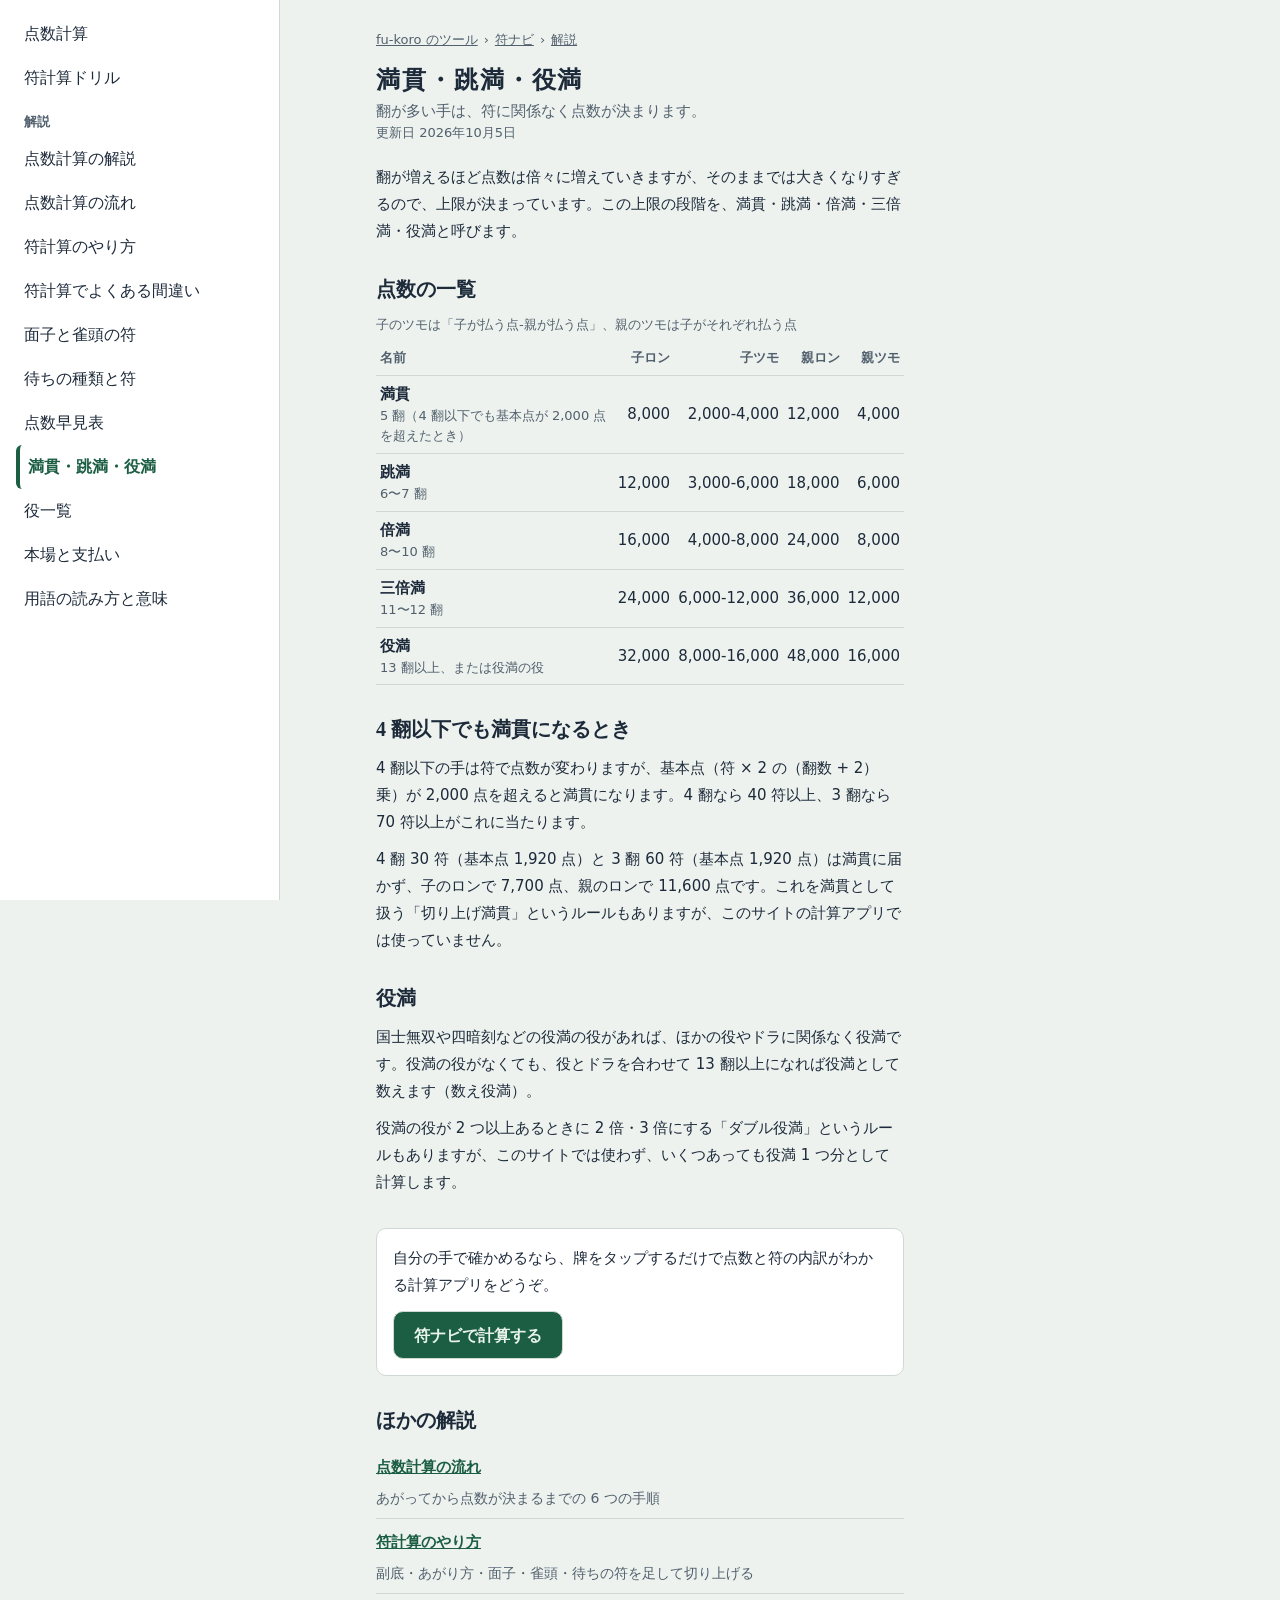
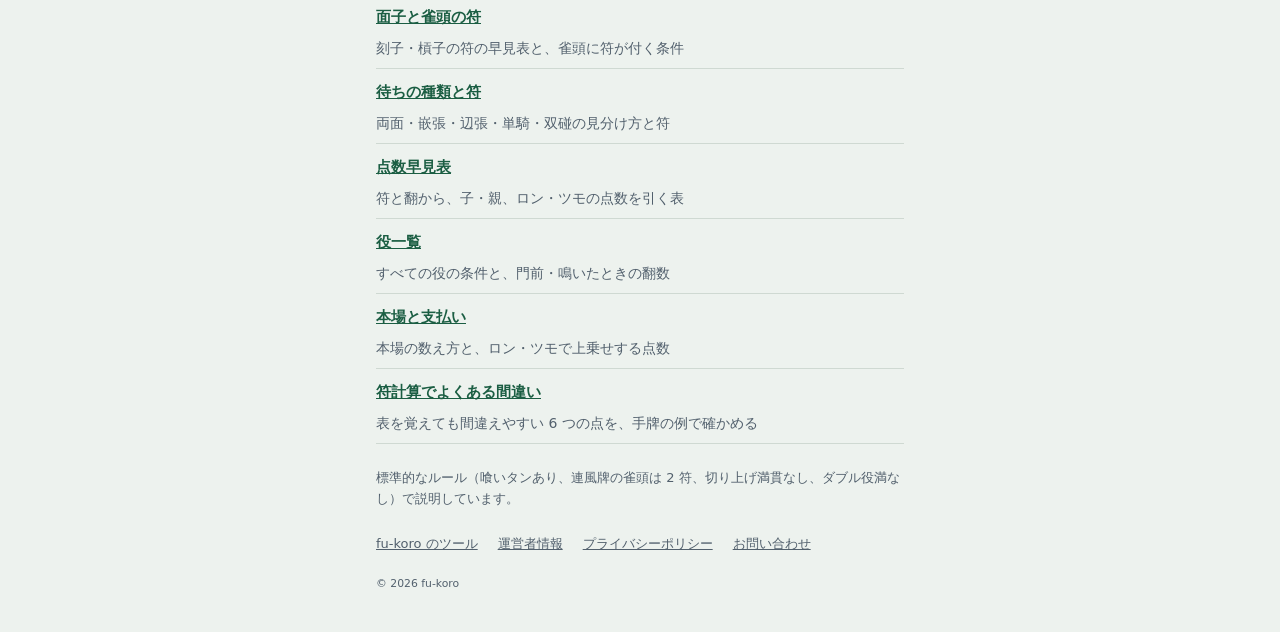
<file: guide/limits/index.html>
<!doctype html>
<html lang="ja">
<head>
  <meta charset="utf-8">
  <meta name="viewport" content="width=device-width, initial-scale=1">
  <title>満貫・跳満・役満｜麻雀の点数計算 符ナビ</title>
  <meta name="description" content="麻雀の満貫・跳満・倍満・三倍満・役満の点数を、子と親、ロンとツモに分けて一覧にしました。4 翻 40 符や 3 翻 70 符が満貫になる理由や、数え役満の扱いも解説します。">
  <meta name="theme-color" content="#1b5e43">
  <link rel="canonical" href="https://fu-koro.com/mahjong-fu-calculator/guide/limits/">
  <link rel="icon" href="/favicon.svg" type="image/svg+xml">
  <link rel="icon" href="/favicon-48.png" sizes="48x48" type="image/png">
  <link rel="apple-touch-icon" href="/apple-touch-icon.png">
  <meta property="og:title" content="満貫・跳満・役満｜麻雀の点数計算 符ナビ">
  <meta property="og:description" content="麻雀の満貫・跳満・倍満・三倍満・役満の点数を、子と親、ロンとツモに分けて一覧にしました。4 翻 40 符や 3 翻 70 符が満貫になる理由や、数え役満の扱いも解説します。">
  <meta property="og:url" content="https://fu-koro.com/mahjong-fu-calculator/guide/limits/">
  <meta property="og:type" content="article">
  <meta property="og:image" content="https://fu-koro.com/mahjong-fu-calculator/ogp.png">
  <meta property="og:site_name" content="fu-koro のツール">
  <meta property="og:locale" content="ja_JP">
  <meta name="twitter:card" content="summary_large_image">
  <script id="adsbygoogle-script" async src="https://pagead2.googlesyndication.com/pagead/js/adsbygoogle.js?client=ca-pub-4953398950283499" crossorigin="anonymous"></script>
  <script type="application/ld+json">
  {
    "@context": "https://schema.org",
    "@type": "Article",
    "headline": "満貫・跳満・役満",
    "description": "麻雀の満貫・跳満・倍満・三倍満・役満の点数を、子と親、ロンとツモに分けて一覧にしました。4 翻 40 符や 3 翻 70 符が満貫になる理由や、数え役満の扱いも解説します。",
    "mainEntityOfPage": "https://fu-koro.com/mahjong-fu-calculator/guide/limits/",
    "inLanguage": "ja",
    "image": "https://fu-koro.com/mahjong-fu-calculator/ogp.png",
    "datePublished": "2026-09-27",
    "dateModified": "2026-10-05",
    "author": {
      "@type": "Person",
      "name": "fu-koro",
      "url": "https://fu-koro.com/about/"
    }
  }
  </script>
  <script type="application/ld+json">
  {
    "@context": "https://schema.org",
    "@type": "BreadcrumbList",
    "itemListElement": [
      {
        "@type": "ListItem",
        "position": 1,
        "name": "fu-koro のツール",
        "item": "https://fu-koro.com/"
      },
      {
        "@type": "ListItem",
        "position": 2,
        "name": "符ナビ",
        "item": "https://fu-koro.com/mahjong-fu-calculator/"
      },
      {
        "@type": "ListItem",
        "position": 3,
        "name": "解説",
        "item": "https://fu-koro.com/mahjong-fu-calculator/guide/"
      },
      {
        "@type": "ListItem",
        "position": 4,
        "name": "満貫・跳満・役満",
        "item": "https://fu-koro.com/mahjong-fu-calculator/guide/limits/"
      }
    ]
  }
  </script>
  <link rel="stylesheet" href="../../styles.css?v=e326056de0">
  <script defer src="https://cloud.umami.is/script.js" data-website-id="b9d581f3-f758-4d59-aff1-66523ba27ad9" data-exclude-hash="true"></script>
</head>
<body>
  <header class="site-header">
    <button class="menu-button" type="button" popovertarget="site-menu" aria-label="メニューを開く">☰</button><nav class="site-menu" id="site-menu" popover aria-label="符ナビのページ"><button class="menu-close" type="button" popovertarget="site-menu" popovertargetaction="hide" aria-label="メニューを閉じる">✕</button><ul><li><a href="../../">点数計算</a></li><li><a href="../../#drill">符計算ドリル</a></li></ul><p class="site-menu-heading">解説</p><ul><li><a href="../../guide/">点数計算の解説</a></li><li><a href="../../guide/flow/">点数計算の流れ</a></li><li><a href="../../guide/fu/">符計算のやり方</a></li><li><a href="../../guide/fu-mistakes/">符計算でよくある間違い</a></li><li><a href="../../guide/meld-fu/">面子と雀頭の符</a></li><li><a href="../../guide/wait-fu/">待ちの種類と符</a></li><li><a href="../../guide/score-table/">点数早見表</a></li><li><a href="../../guide/limits/" aria-current="page">満貫・跳満・役満</a></li><li><a href="../../guide/yaku/">役一覧</a></li><li><a href="../../guide/honba/">本場と支払い</a></li><li><a href="../../terms/">用語の読み方と意味</a></li></ul></nav>
    <nav class="breadcrumb" aria-label="現在地">
      <ol>
        <li><a href="/">fu-koro のツール</a></li>
        <li><a href="../../" data-umami-event="guide-to-app-breadcrumb">符ナビ</a></li>
        <li><a href="../">解説</a></li>
      </ol>
    </nav>
    <h1 class="site-title">満貫・跳満・役満</h1>
    <p class="site-lead">翻が多い手は、符に関係なく点数が決まります。</p>
    <p class="page-date">更新日 <time datetime="2026-10-05">2026年10月5日</time></p>
  </header>

  <main>
    <article class="guide guide-page">
      <p>翻が増えるほど点数は倍々に増えていきますが、そのままでは大きくなりすぎるので、上限が決まっています。この上限の段階を、満貫・跳満・倍満・三倍満・役満と呼びます。</p>

      <h2>点数の一覧</h2>
      <div class="table-scroll">
      <table class="guide-table score-table" data-table="limits">
        <caption>子のツモは「子が払う点-親が払う点」、親のツモは子がそれぞれ払う点</caption>
        <thead>
          <tr><th scope="col">名前</th><th scope="col">子ロン</th><th scope="col">子ツモ</th><th scope="col">親ロン</th><th scope="col">親ツモ</th></tr>
        </thead>
        <tbody>
          <tr data-limit="mangan"><th scope="row">満貫<span class="row-note">5 翻（4 翻以下でも基本点が 2,000 点を超えたとき）</span></th><td>8,000</td><td>2,000-4,000</td><td>12,000</td><td>4,000</td></tr>
          <tr data-limit="haneman"><th scope="row">跳満<span class="row-note">6〜7 翻</span></th><td>12,000</td><td>3,000-6,000</td><td>18,000</td><td>6,000</td></tr>
          <tr data-limit="baiman"><th scope="row">倍満<span class="row-note">8〜10 翻</span></th><td>16,000</td><td>4,000-8,000</td><td>24,000</td><td>8,000</td></tr>
          <tr data-limit="sanbaiman"><th scope="row">三倍満<span class="row-note">11〜12 翻</span></th><td>24,000</td><td>6,000-12,000</td><td>36,000</td><td>12,000</td></tr>
          <tr data-limit="yakuman"><th scope="row">役満<span class="row-note">13 翻以上、または役満の役</span></th><td>32,000</td><td>8,000-16,000</td><td>48,000</td><td>16,000</td></tr>
        </tbody>
      </table>
      </div>

      <h2>4 翻以下でも満貫になるとき</h2>
      <p>4 翻以下の手は符で点数が変わりますが、基本点（符 × 2 の（翻数 + 2）乗）が 2,000 点を超えると満貫になります。4 翻なら 40 符以上、3 翻なら 70 符以上がこれに当たります。</p>
      <p>4 翻 30 符（基本点 1,920 点）と 3 翻 60 符（基本点 1,920 点）は満貫に届かず、子のロンで 7,700 点、親のロンで 11,600 点です。これを満貫として扱う「切り上げ満貫」というルールもありますが、このサイトの計算アプリでは使っていません。</p>

      <h2>役満</h2>
      <p>国士無双や四暗刻などの役満の役があれば、ほかの役やドラに関係なく役満です。役満の役がなくても、役とドラを合わせて 13 翻以上になれば役満として数えます（数え役満）。</p>
      <p>役満の役が 2 つ以上あるときに 2 倍・3 倍にする「ダブル役満」というルールもありますが、このサイトでは使わず、いくつあっても役満 1 つ分として計算します。</p>
      <aside class="guide-cta">
        <p>自分の手で確かめるなら、牌をタップするだけで点数と符の内訳がわかる計算アプリをどうぞ。</p>
        <a class="button" href="../../" data-umami-event="guide-to-app">符ナビで計算する</a>
      </aside>

      <h2>ほかの解説</h2>
      <ul class="guide-links">
        <li><a href="../flow/">点数計算の流れ</a><span>あがってから点数が決まるまでの 6 つの手順</span></li>
        <li><a href="../fu/">符計算のやり方</a><span>副底・あがり方・面子・雀頭・待ちの符を足して切り上げる</span></li>
        <li><a href="../meld-fu/">面子と雀頭の符</a><span>刻子・槓子の符の早見表と、雀頭に符が付く条件</span></li>
        <li><a href="../wait-fu/">待ちの種類と符</a><span>両面・嵌張・辺張・単騎・双碰の見分け方と符</span></li>
        <li><a href="../score-table/">点数早見表</a><span>符と翻から、子・親、ロン・ツモの点数を引く表</span></li>
        <li><a href="../yaku/">役一覧</a><span>すべての役の条件と、門前・鳴いたときの翻数</span></li>
        <li><a href="../honba/">本場と支払い</a><span>本場の数え方と、ロン・ツモで上乗せする点数</span></li>
        <li><a href="../fu-mistakes/">符計算でよくある間違い</a><span>表を覚えても間違えやすい 6 つの点を、手牌の例で確かめる</span></li>
      </ul>
    </article>
  </main>

  <footer class="site-footer">
    <p>標準的なルール（喰いタンあり、連風牌の雀頭は 2 符、切り上げ満貫なし、ダブル役満なし）で説明しています。</p>
    <ul class="footer-links">
      <li><a href="/">fu-koro のツール</a></li>
      <li><a href="/about/">運営者情報</a></li>
      <li><a href="/privacy/">プライバシーポリシー</a></li>
      <li><a href="/contact/">お問い合わせ</a></li>
    </ul>
    <small>© 2026 fu-koro</small>
  </footer>
</body>
</html>
</file>
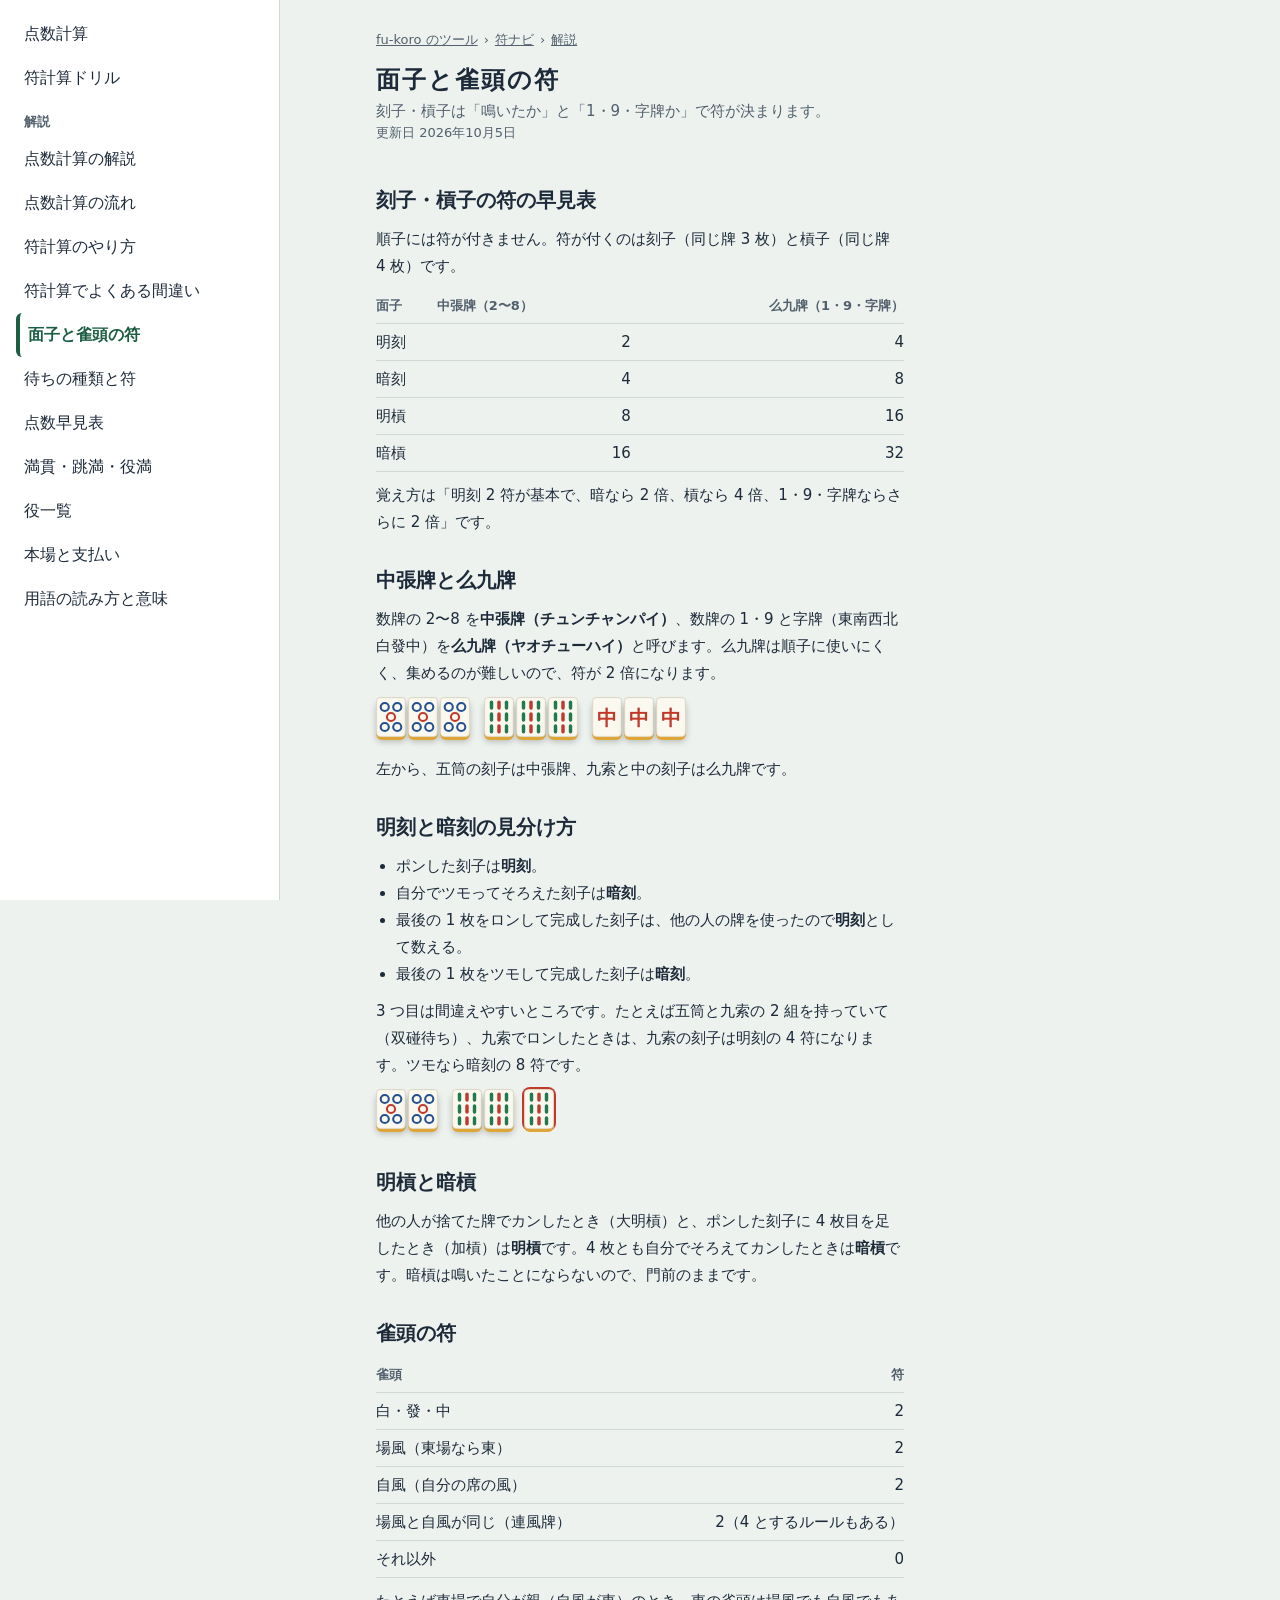
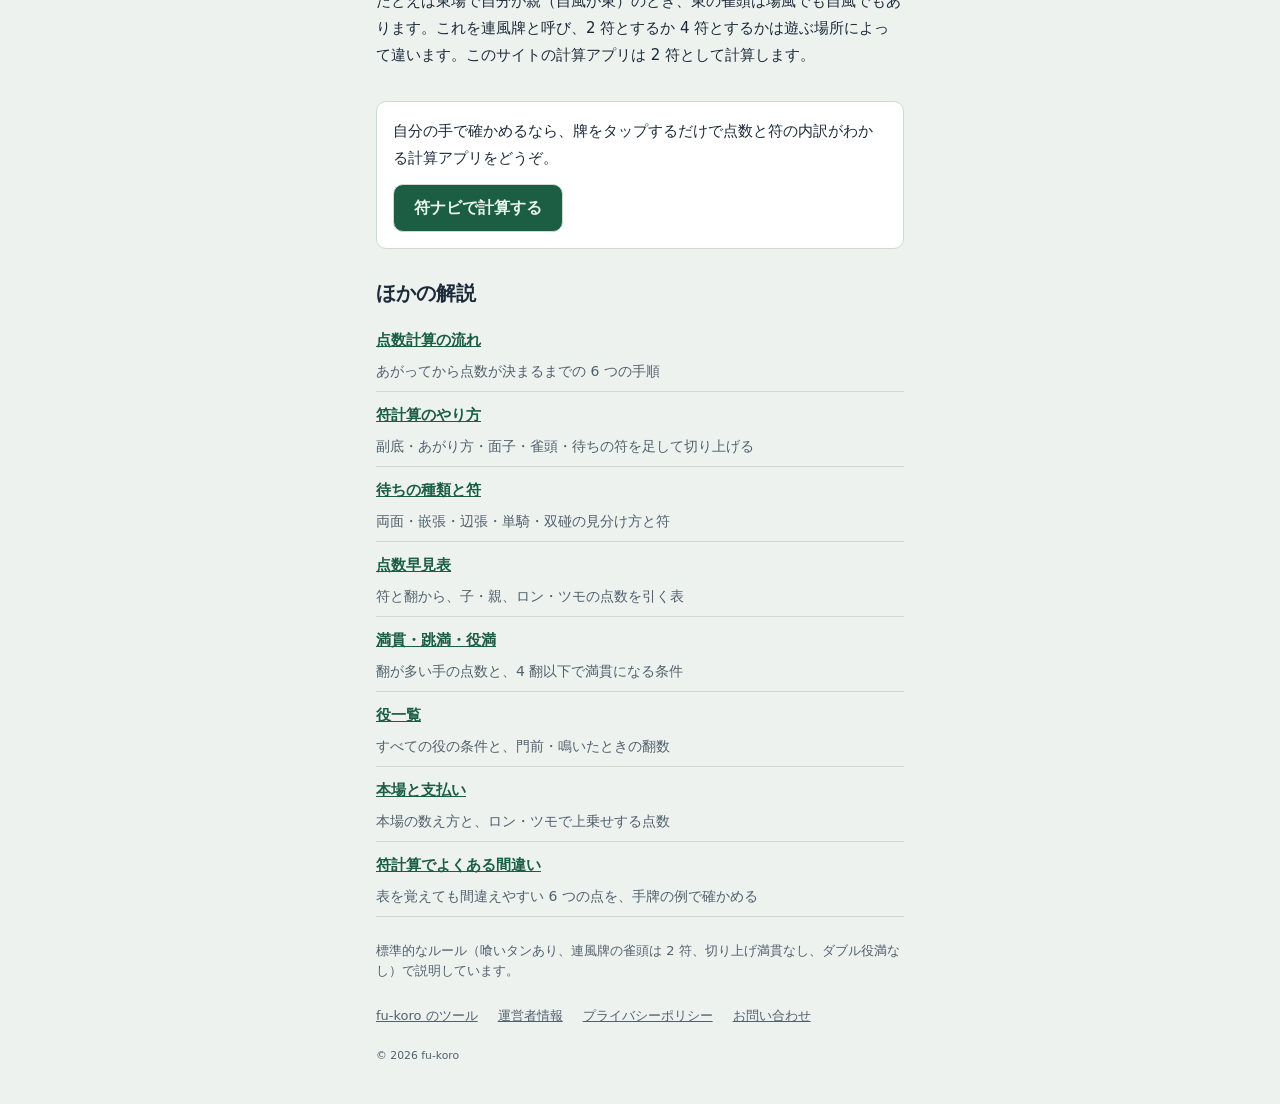
<file: guide/meld-fu/index.html>
<!doctype html>
<html lang="ja">
<head>
  <meta charset="utf-8">
  <meta name="viewport" content="width=device-width, initial-scale=1">
  <title>面子と雀頭の符｜麻雀の点数計算 符ナビ</title>
  <meta name="description" content="麻雀の面子と雀頭の符を早見表で解説。明刻・暗刻・明槓・暗槓と中張牌・么九牌の組み合わせ、ロンで完成した刻子の扱い、役牌や連風牌の雀頭の符までまとめました。">
  <meta name="theme-color" content="#1b5e43">
  <link rel="canonical" href="https://fu-koro.com/mahjong-fu-calculator/guide/meld-fu/">
  <link rel="icon" href="/favicon.svg" type="image/svg+xml">
  <link rel="icon" href="/favicon-48.png" sizes="48x48" type="image/png">
  <link rel="apple-touch-icon" href="/apple-touch-icon.png">
  <meta property="og:title" content="面子と雀頭の符｜麻雀の点数計算 符ナビ">
  <meta property="og:description" content="麻雀の面子と雀頭の符を早見表で解説。明刻・暗刻・明槓・暗槓と中張牌・么九牌の組み合わせ、ロンで完成した刻子の扱い、役牌や連風牌の雀頭の符までまとめました。">
  <meta property="og:url" content="https://fu-koro.com/mahjong-fu-calculator/guide/meld-fu/">
  <meta property="og:type" content="article">
  <meta property="og:image" content="https://fu-koro.com/mahjong-fu-calculator/ogp.png">
  <meta property="og:site_name" content="fu-koro のツール">
  <meta property="og:locale" content="ja_JP">
  <meta name="twitter:card" content="summary_large_image">
  <script id="adsbygoogle-script" async src="https://pagead2.googlesyndication.com/pagead/js/adsbygoogle.js?client=ca-pub-4953398950283499" crossorigin="anonymous"></script>
  <script type="application/ld+json">
  {
    "@context": "https://schema.org",
    "@type": "Article",
    "headline": "面子と雀頭の符",
    "description": "麻雀の面子と雀頭の符を早見表で解説。明刻・暗刻・明槓・暗槓と中張牌・么九牌の組み合わせ、ロンで完成した刻子の扱い、役牌や連風牌の雀頭の符までまとめました。",
    "mainEntityOfPage": "https://fu-koro.com/mahjong-fu-calculator/guide/meld-fu/",
    "inLanguage": "ja",
    "image": "https://fu-koro.com/mahjong-fu-calculator/ogp.png",
    "datePublished": "2026-09-27",
    "dateModified": "2026-10-05",
    "author": {
      "@type": "Person",
      "name": "fu-koro",
      "url": "https://fu-koro.com/about/"
    }
  }
  </script>
  <script type="application/ld+json">
  {
    "@context": "https://schema.org",
    "@type": "BreadcrumbList",
    "itemListElement": [
      {
        "@type": "ListItem",
        "position": 1,
        "name": "fu-koro のツール",
        "item": "https://fu-koro.com/"
      },
      {
        "@type": "ListItem",
        "position": 2,
        "name": "符ナビ",
        "item": "https://fu-koro.com/mahjong-fu-calculator/"
      },
      {
        "@type": "ListItem",
        "position": 3,
        "name": "解説",
        "item": "https://fu-koro.com/mahjong-fu-calculator/guide/"
      },
      {
        "@type": "ListItem",
        "position": 4,
        "name": "面子と雀頭の符",
        "item": "https://fu-koro.com/mahjong-fu-calculator/guide/meld-fu/"
      }
    ]
  }
  </script>
  <link rel="stylesheet" href="../../styles.css?v=e326056de0">
  <script defer src="https://cloud.umami.is/script.js" data-website-id="b9d581f3-f758-4d59-aff1-66523ba27ad9" data-exclude-hash="true"></script>
</head>
<body>
  <header class="site-header">
    <button class="menu-button" type="button" popovertarget="site-menu" aria-label="メニューを開く">☰</button><nav class="site-menu" id="site-menu" popover aria-label="符ナビのページ"><button class="menu-close" type="button" popovertarget="site-menu" popovertargetaction="hide" aria-label="メニューを閉じる">✕</button><ul><li><a href="../../">点数計算</a></li><li><a href="../../#drill">符計算ドリル</a></li></ul><p class="site-menu-heading">解説</p><ul><li><a href="../../guide/">点数計算の解説</a></li><li><a href="../../guide/flow/">点数計算の流れ</a></li><li><a href="../../guide/fu/">符計算のやり方</a></li><li><a href="../../guide/fu-mistakes/">符計算でよくある間違い</a></li><li><a href="../../guide/meld-fu/" aria-current="page">面子と雀頭の符</a></li><li><a href="../../guide/wait-fu/">待ちの種類と符</a></li><li><a href="../../guide/score-table/">点数早見表</a></li><li><a href="../../guide/limits/">満貫・跳満・役満</a></li><li><a href="../../guide/yaku/">役一覧</a></li><li><a href="../../guide/honba/">本場と支払い</a></li><li><a href="../../terms/">用語の読み方と意味</a></li></ul></nav>
    <nav class="breadcrumb" aria-label="現在地">
      <ol>
        <li><a href="/">fu-koro のツール</a></li>
        <li><a href="../../" data-umami-event="guide-to-app-breadcrumb">符ナビ</a></li>
        <li><a href="../">解説</a></li>
      </ol>
    </nav>
    <h1 class="site-title">面子と雀頭の符</h1>
    <p class="site-lead">刻子・槓子は「鳴いたか」と「1・9・字牌か」で符が決まります。</p>
    <p class="page-date">更新日 <time datetime="2026-10-05">2026年10月5日</time></p>
  </header>

  <main>
    <article class="guide guide-page">
      <h2>刻子・槓子の符の早見表</h2>
      <p>順子には符が付きません。符が付くのは刻子（同じ牌 3 枚）と槓子（同じ牌 4 枚）です。</p>
      <table class="guide-table">
        <thead>
          <tr><th scope="col">面子</th><th scope="col">中張牌（2〜8）</th><th scope="col">么九牌（1・9・字牌）</th></tr>
        </thead>
        <tbody>
          <tr><th scope="row">明刻</th><td>2</td><td>4</td></tr>
          <tr><th scope="row">暗刻</th><td>4</td><td>8</td></tr>
          <tr><th scope="row">明槓</th><td>8</td><td>16</td></tr>
          <tr><th scope="row">暗槓</th><td>16</td><td>32</td></tr>
        </tbody>
      </table>
      <p>覚え方は「明刻 2 符が基本で、暗なら 2 倍、槓なら 4 倍、1・9・字牌ならさらに 2 倍」です。</p>

      <h2>中張牌と么九牌</h2>
      <p>数牌の 2〜8 を<strong>中張牌（チュンチャンパイ）</strong>、数牌の 1・9 と字牌（東南西北白發中）を<strong>么九牌（ヤオチューハイ）</strong>と呼びます。么九牌は順子に使いにくく、集めるのが難しいので、符が 2 倍になります。</p>
      <p><span class="tiles" role="img" aria-label="五筒 五筒 五筒 九索 九索 九索 中 中 中"><span class="tile-group"><span class="tile"><svg viewBox="0 0 48 64" xmlns="http://www.w3.org/2000/svg" aria-hidden="true" focusable="false"><rect class="tile-face" x="1" y="1" width="46" height="62" rx="5"/><circle class="pip" cx="14" cy="16" r="6.5" fill="none" stroke="#23508f" stroke-width="3.3"/><circle class="pip" cx="34" cy="16" r="6.5" fill="none" stroke="#23508f" stroke-width="3.3"/><circle class="pip" cx="24" cy="32" r="6.5" fill="none" stroke="#c0392b" stroke-width="3.3"/><circle class="pip" cx="14" cy="48" r="6.5" fill="none" stroke="#23508f" stroke-width="3.3"/><circle class="pip" cx="34" cy="48" r="6.5" fill="none" stroke="#23508f" stroke-width="3.3"/></svg></span><span class="tile"><svg viewBox="0 0 48 64" xmlns="http://www.w3.org/2000/svg" aria-hidden="true" focusable="false"><rect class="tile-face" x="1" y="1" width="46" height="62" rx="5"/><circle class="pip" cx="14" cy="16" r="6.5" fill="none" stroke="#23508f" stroke-width="3.3"/><circle class="pip" cx="34" cy="16" r="6.5" fill="none" stroke="#23508f" stroke-width="3.3"/><circle class="pip" cx="24" cy="32" r="6.5" fill="none" stroke="#c0392b" stroke-width="3.3"/><circle class="pip" cx="14" cy="48" r="6.5" fill="none" stroke="#23508f" stroke-width="3.3"/><circle class="pip" cx="34" cy="48" r="6.5" fill="none" stroke="#23508f" stroke-width="3.3"/></svg></span><span class="tile"><svg viewBox="0 0 48 64" xmlns="http://www.w3.org/2000/svg" aria-hidden="true" focusable="false"><rect class="tile-face" x="1" y="1" width="46" height="62" rx="5"/><circle class="pip" cx="14" cy="16" r="6.5" fill="none" stroke="#23508f" stroke-width="3.3"/><circle class="pip" cx="34" cy="16" r="6.5" fill="none" stroke="#23508f" stroke-width="3.3"/><circle class="pip" cx="24" cy="32" r="6.5" fill="none" stroke="#c0392b" stroke-width="3.3"/><circle class="pip" cx="14" cy="48" r="6.5" fill="none" stroke="#23508f" stroke-width="3.3"/><circle class="pip" cx="34" cy="48" r="6.5" fill="none" stroke="#23508f" stroke-width="3.3"/></svg></span></span><span class="tile-group"><span class="tile"><svg viewBox="0 0 48 64" xmlns="http://www.w3.org/2000/svg" aria-hidden="true" focusable="false"><rect class="tile-face" x="1" y="1" width="46" height="62" rx="5"/><rect class="stick" x="9.25" y="5.5" width="5.5" height="15" rx="2.75" fill="#1f7a4d"/><rect class="stick" x="21.25" y="5.5" width="5.5" height="15" rx="2.75" fill="#c0392b"/><rect class="stick" x="33.25" y="5.5" width="5.5" height="15" rx="2.75" fill="#1f7a4d"/><rect class="stick" x="9.25" y="24.5" width="5.5" height="15" rx="2.75" fill="#1f7a4d"/><rect class="stick" x="21.25" y="24.5" width="5.5" height="15" rx="2.75" fill="#c0392b"/><rect class="stick" x="33.25" y="24.5" width="5.5" height="15" rx="2.75" fill="#1f7a4d"/><rect class="stick" x="9.25" y="43.5" width="5.5" height="15" rx="2.75" fill="#1f7a4d"/><rect class="stick" x="21.25" y="43.5" width="5.5" height="15" rx="2.75" fill="#c0392b"/><rect class="stick" x="33.25" y="43.5" width="5.5" height="15" rx="2.75" fill="#1f7a4d"/></svg></span><span class="tile"><svg viewBox="0 0 48 64" xmlns="http://www.w3.org/2000/svg" aria-hidden="true" focusable="false"><rect class="tile-face" x="1" y="1" width="46" height="62" rx="5"/><rect class="stick" x="9.25" y="5.5" width="5.5" height="15" rx="2.75" fill="#1f7a4d"/><rect class="stick" x="21.25" y="5.5" width="5.5" height="15" rx="2.75" fill="#c0392b"/><rect class="stick" x="33.25" y="5.5" width="5.5" height="15" rx="2.75" fill="#1f7a4d"/><rect class="stick" x="9.25" y="24.5" width="5.5" height="15" rx="2.75" fill="#1f7a4d"/><rect class="stick" x="21.25" y="24.5" width="5.5" height="15" rx="2.75" fill="#c0392b"/><rect class="stick" x="33.25" y="24.5" width="5.5" height="15" rx="2.75" fill="#1f7a4d"/><rect class="stick" x="9.25" y="43.5" width="5.5" height="15" rx="2.75" fill="#1f7a4d"/><rect class="stick" x="21.25" y="43.5" width="5.5" height="15" rx="2.75" fill="#c0392b"/><rect class="stick" x="33.25" y="43.5" width="5.5" height="15" rx="2.75" fill="#1f7a4d"/></svg></span><span class="tile"><svg viewBox="0 0 48 64" xmlns="http://www.w3.org/2000/svg" aria-hidden="true" focusable="false"><rect class="tile-face" x="1" y="1" width="46" height="62" rx="5"/><rect class="stick" x="9.25" y="5.5" width="5.5" height="15" rx="2.75" fill="#1f7a4d"/><rect class="stick" x="21.25" y="5.5" width="5.5" height="15" rx="2.75" fill="#c0392b"/><rect class="stick" x="33.25" y="5.5" width="5.5" height="15" rx="2.75" fill="#1f7a4d"/><rect class="stick" x="9.25" y="24.5" width="5.5" height="15" rx="2.75" fill="#1f7a4d"/><rect class="stick" x="21.25" y="24.5" width="5.5" height="15" rx="2.75" fill="#c0392b"/><rect class="stick" x="33.25" y="24.5" width="5.5" height="15" rx="2.75" fill="#1f7a4d"/><rect class="stick" x="9.25" y="43.5" width="5.5" height="15" rx="2.75" fill="#1f7a4d"/><rect class="stick" x="21.25" y="43.5" width="5.5" height="15" rx="2.75" fill="#c0392b"/><rect class="stick" x="33.25" y="43.5" width="5.5" height="15" rx="2.75" fill="#1f7a4d"/></svg></span></span><span class="tile-group"><span class="tile"><svg viewBox="0 0 48 64" xmlns="http://www.w3.org/2000/svg" aria-hidden="true" focusable="false"><rect class="tile-face" x="1" y="1" width="46" height="62" rx="5"/><text x="24" y="33" font-size="32" font-family="'Hiragino Mincho ProN','Yu Mincho','Noto Serif JP',serif" font-weight="700" fill="#c0392b" text-anchor="middle" dominant-baseline="central">中</text></svg></span><span class="tile"><svg viewBox="0 0 48 64" xmlns="http://www.w3.org/2000/svg" aria-hidden="true" focusable="false"><rect class="tile-face" x="1" y="1" width="46" height="62" rx="5"/><text x="24" y="33" font-size="32" font-family="'Hiragino Mincho ProN','Yu Mincho','Noto Serif JP',serif" font-weight="700" fill="#c0392b" text-anchor="middle" dominant-baseline="central">中</text></svg></span><span class="tile"><svg viewBox="0 0 48 64" xmlns="http://www.w3.org/2000/svg" aria-hidden="true" focusable="false"><rect class="tile-face" x="1" y="1" width="46" height="62" rx="5"/><text x="24" y="33" font-size="32" font-family="'Hiragino Mincho ProN','Yu Mincho','Noto Serif JP',serif" font-weight="700" fill="#c0392b" text-anchor="middle" dominant-baseline="central">中</text></svg></span></span></span></p>
      <p>左から、五筒の刻子は中張牌、九索と中の刻子は么九牌です。</p>

      <h2>明刻と暗刻の見分け方</h2>
      <ul>
        <li>ポンした刻子は<strong>明刻</strong>。</li>
        <li>自分でツモってそろえた刻子は<strong>暗刻</strong>。</li>
        <li>最後の 1 枚をロンして完成した刻子は、他の人の牌を使ったので<strong>明刻</strong>として数える。</li>
        <li>最後の 1 枚をツモして完成した刻子は<strong>暗刻</strong>。</li>
      </ul>
      <p>3 つ目は間違えやすいところです。たとえば五筒と九索の 2 組を持っていて（双碰待ち）、九索でロンしたときは、九索の刻子は明刻の 4 符になります。ツモなら暗刻の 8 符です。</p>
      <p><span class="tiles" role="img" aria-label="五筒 五筒 九索 九索 あがり牌 九索"><span class="tile-group"><span class="tile"><svg viewBox="0 0 48 64" xmlns="http://www.w3.org/2000/svg" aria-hidden="true" focusable="false"><rect class="tile-face" x="1" y="1" width="46" height="62" rx="5"/><circle class="pip" cx="14" cy="16" r="6.5" fill="none" stroke="#23508f" stroke-width="3.3"/><circle class="pip" cx="34" cy="16" r="6.5" fill="none" stroke="#23508f" stroke-width="3.3"/><circle class="pip" cx="24" cy="32" r="6.5" fill="none" stroke="#c0392b" stroke-width="3.3"/><circle class="pip" cx="14" cy="48" r="6.5" fill="none" stroke="#23508f" stroke-width="3.3"/><circle class="pip" cx="34" cy="48" r="6.5" fill="none" stroke="#23508f" stroke-width="3.3"/></svg></span><span class="tile"><svg viewBox="0 0 48 64" xmlns="http://www.w3.org/2000/svg" aria-hidden="true" focusable="false"><rect class="tile-face" x="1" y="1" width="46" height="62" rx="5"/><circle class="pip" cx="14" cy="16" r="6.5" fill="none" stroke="#23508f" stroke-width="3.3"/><circle class="pip" cx="34" cy="16" r="6.5" fill="none" stroke="#23508f" stroke-width="3.3"/><circle class="pip" cx="24" cy="32" r="6.5" fill="none" stroke="#c0392b" stroke-width="3.3"/><circle class="pip" cx="14" cy="48" r="6.5" fill="none" stroke="#23508f" stroke-width="3.3"/><circle class="pip" cx="34" cy="48" r="6.5" fill="none" stroke="#23508f" stroke-width="3.3"/></svg></span></span><span class="tile-group"><span class="tile"><svg viewBox="0 0 48 64" xmlns="http://www.w3.org/2000/svg" aria-hidden="true" focusable="false"><rect class="tile-face" x="1" y="1" width="46" height="62" rx="5"/><rect class="stick" x="9.25" y="5.5" width="5.5" height="15" rx="2.75" fill="#1f7a4d"/><rect class="stick" x="21.25" y="5.5" width="5.5" height="15" rx="2.75" fill="#c0392b"/><rect class="stick" x="33.25" y="5.5" width="5.5" height="15" rx="2.75" fill="#1f7a4d"/><rect class="stick" x="9.25" y="24.5" width="5.5" height="15" rx="2.75" fill="#1f7a4d"/><rect class="stick" x="21.25" y="24.5" width="5.5" height="15" rx="2.75" fill="#c0392b"/><rect class="stick" x="33.25" y="24.5" width="5.5" height="15" rx="2.75" fill="#1f7a4d"/><rect class="stick" x="9.25" y="43.5" width="5.5" height="15" rx="2.75" fill="#1f7a4d"/><rect class="stick" x="21.25" y="43.5" width="5.5" height="15" rx="2.75" fill="#c0392b"/><rect class="stick" x="33.25" y="43.5" width="5.5" height="15" rx="2.75" fill="#1f7a4d"/></svg></span><span class="tile"><svg viewBox="0 0 48 64" xmlns="http://www.w3.org/2000/svg" aria-hidden="true" focusable="false"><rect class="tile-face" x="1" y="1" width="46" height="62" rx="5"/><rect class="stick" x="9.25" y="5.5" width="5.5" height="15" rx="2.75" fill="#1f7a4d"/><rect class="stick" x="21.25" y="5.5" width="5.5" height="15" rx="2.75" fill="#c0392b"/><rect class="stick" x="33.25" y="5.5" width="5.5" height="15" rx="2.75" fill="#1f7a4d"/><rect class="stick" x="9.25" y="24.5" width="5.5" height="15" rx="2.75" fill="#1f7a4d"/><rect class="stick" x="21.25" y="24.5" width="5.5" height="15" rx="2.75" fill="#c0392b"/><rect class="stick" x="33.25" y="24.5" width="5.5" height="15" rx="2.75" fill="#1f7a4d"/><rect class="stick" x="9.25" y="43.5" width="5.5" height="15" rx="2.75" fill="#1f7a4d"/><rect class="stick" x="21.25" y="43.5" width="5.5" height="15" rx="2.75" fill="#c0392b"/><rect class="stick" x="33.25" y="43.5" width="5.5" height="15" rx="2.75" fill="#1f7a4d"/></svg></span><span class="tile is-winning"><svg viewBox="0 0 48 64" xmlns="http://www.w3.org/2000/svg" aria-hidden="true" focusable="false"><rect class="tile-face" x="1" y="1" width="46" height="62" rx="5"/><rect class="stick" x="9.25" y="5.5" width="5.5" height="15" rx="2.75" fill="#1f7a4d"/><rect class="stick" x="21.25" y="5.5" width="5.5" height="15" rx="2.75" fill="#c0392b"/><rect class="stick" x="33.25" y="5.5" width="5.5" height="15" rx="2.75" fill="#1f7a4d"/><rect class="stick" x="9.25" y="24.5" width="5.5" height="15" rx="2.75" fill="#1f7a4d"/><rect class="stick" x="21.25" y="24.5" width="5.5" height="15" rx="2.75" fill="#c0392b"/><rect class="stick" x="33.25" y="24.5" width="5.5" height="15" rx="2.75" fill="#1f7a4d"/><rect class="stick" x="9.25" y="43.5" width="5.5" height="15" rx="2.75" fill="#1f7a4d"/><rect class="stick" x="21.25" y="43.5" width="5.5" height="15" rx="2.75" fill="#c0392b"/><rect class="stick" x="33.25" y="43.5" width="5.5" height="15" rx="2.75" fill="#1f7a4d"/></svg></span></span></span></p>

      <h2>明槓と暗槓</h2>
      <p>他の人が捨てた牌でカンしたとき（大明槓）と、ポンした刻子に 4 枚目を足したとき（加槓）は<strong>明槓</strong>です。4 枚とも自分でそろえてカンしたときは<strong>暗槓</strong>です。暗槓は鳴いたことにならないので、門前のままです。</p>

      <h2>雀頭の符</h2>
      <table class="guide-table">
        <thead>
          <tr><th scope="col">雀頭</th><th scope="col">符</th></tr>
        </thead>
        <tbody>
          <tr><th scope="row">白・發・中</th><td>2</td></tr>
          <tr><th scope="row">場風（東場なら東）</th><td>2</td></tr>
          <tr><th scope="row">自風（自分の席の風）</th><td>2</td></tr>
          <tr><th scope="row">場風と自風が同じ（連風牌）</th><td>2（4 とするルールもある）</td></tr>
          <tr><th scope="row">それ以外</th><td>0</td></tr>
        </tbody>
      </table>
      <p>たとえば東場で自分が親（自風が東）のとき、東の雀頭は場風でも自風でもあります。これを連風牌と呼び、2 符とするか 4 符とするかは遊ぶ場所によって違います。このサイトの計算アプリは 2 符として計算します。</p>
      <aside class="guide-cta">
        <p>自分の手で確かめるなら、牌をタップするだけで点数と符の内訳がわかる計算アプリをどうぞ。</p>
        <a class="button" href="../../" data-umami-event="guide-to-app">符ナビで計算する</a>
      </aside>

      <h2>ほかの解説</h2>
      <ul class="guide-links">
        <li><a href="../flow/">点数計算の流れ</a><span>あがってから点数が決まるまでの 6 つの手順</span></li>
        <li><a href="../fu/">符計算のやり方</a><span>副底・あがり方・面子・雀頭・待ちの符を足して切り上げる</span></li>
        <li><a href="../wait-fu/">待ちの種類と符</a><span>両面・嵌張・辺張・単騎・双碰の見分け方と符</span></li>
        <li><a href="../score-table/">点数早見表</a><span>符と翻から、子・親、ロン・ツモの点数を引く表</span></li>
        <li><a href="../limits/">満貫・跳満・役満</a><span>翻が多い手の点数と、4 翻以下で満貫になる条件</span></li>
        <li><a href="../yaku/">役一覧</a><span>すべての役の条件と、門前・鳴いたときの翻数</span></li>
        <li><a href="../honba/">本場と支払い</a><span>本場の数え方と、ロン・ツモで上乗せする点数</span></li>
        <li><a href="../fu-mistakes/">符計算でよくある間違い</a><span>表を覚えても間違えやすい 6 つの点を、手牌の例で確かめる</span></li>
      </ul>
    </article>
  </main>

  <footer class="site-footer">
    <p>標準的なルール（喰いタンあり、連風牌の雀頭は 2 符、切り上げ満貫なし、ダブル役満なし）で説明しています。</p>
    <ul class="footer-links">
      <li><a href="/">fu-koro のツール</a></li>
      <li><a href="/about/">運営者情報</a></li>
      <li><a href="/privacy/">プライバシーポリシー</a></li>
      <li><a href="/contact/">お問い合わせ</a></li>
    </ul>
    <small>© 2026 fu-koro</small>
  </footer>
</body>
</html>
</file>
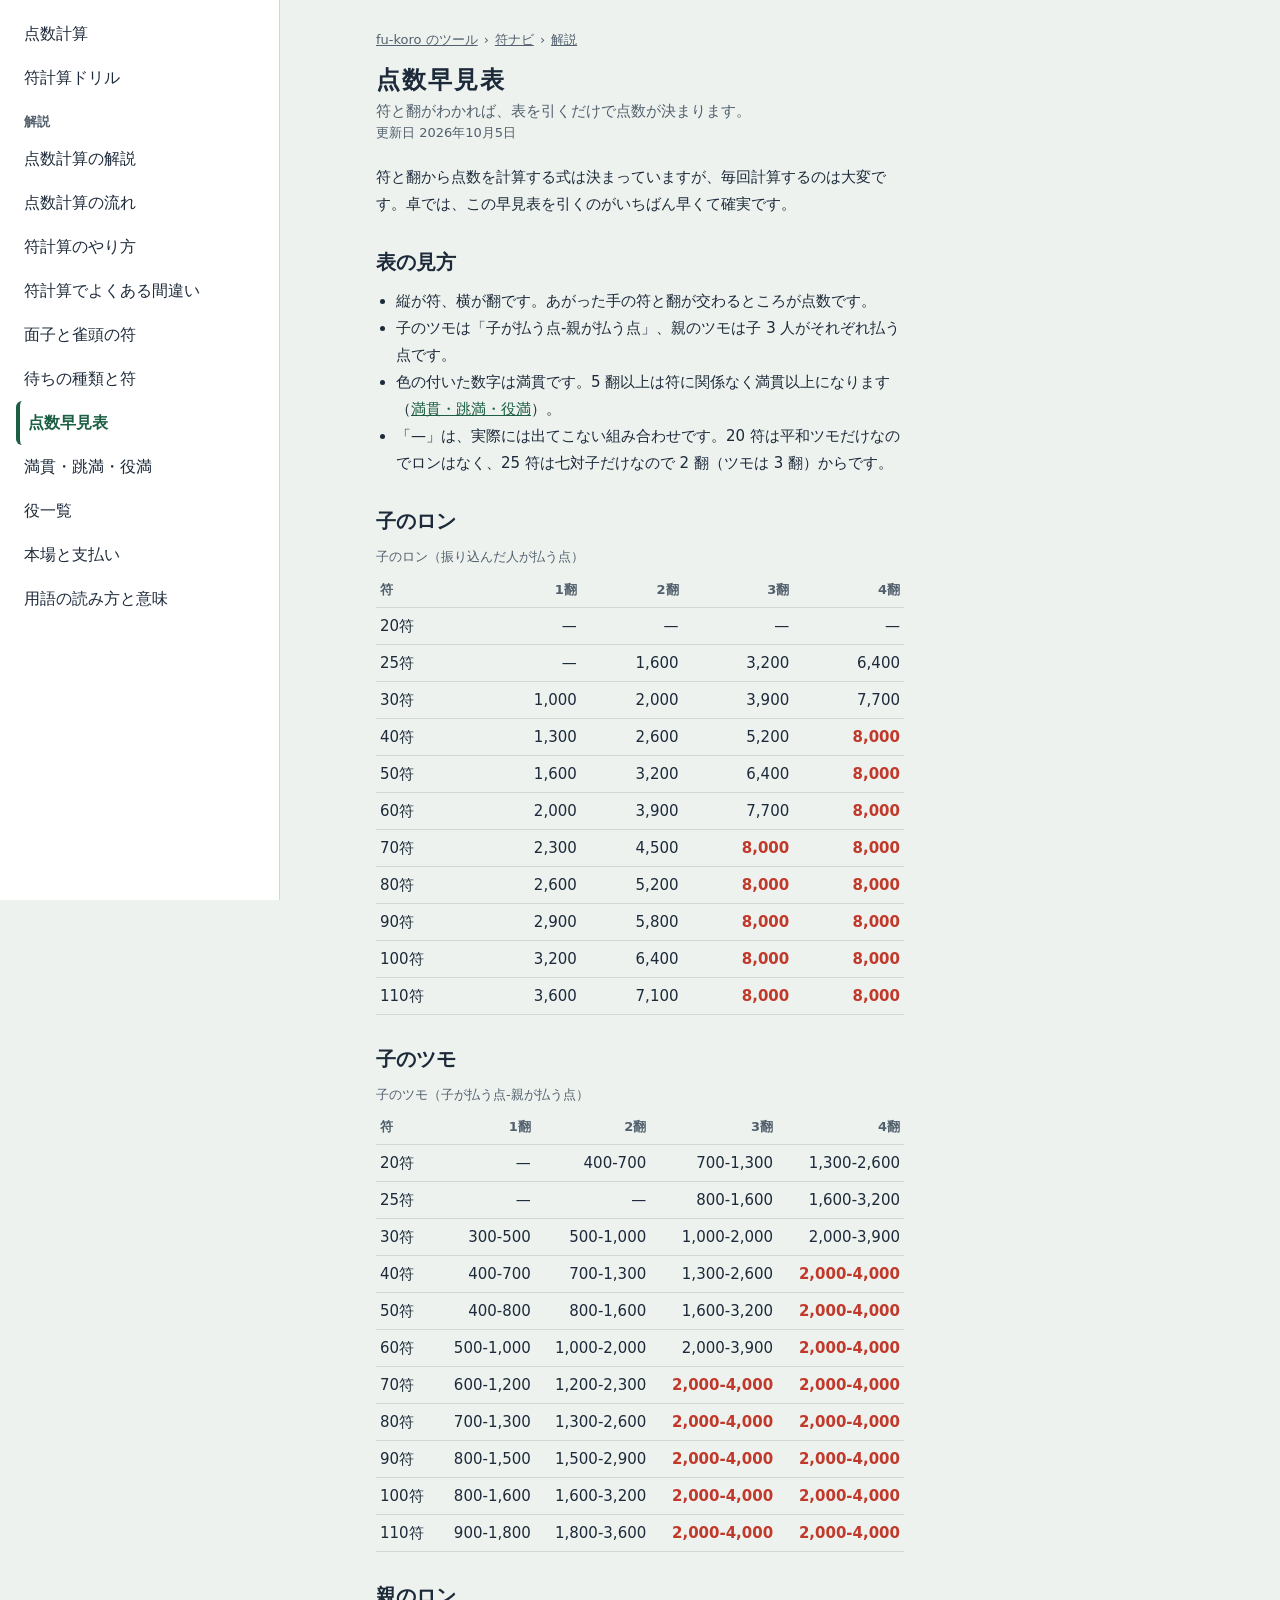
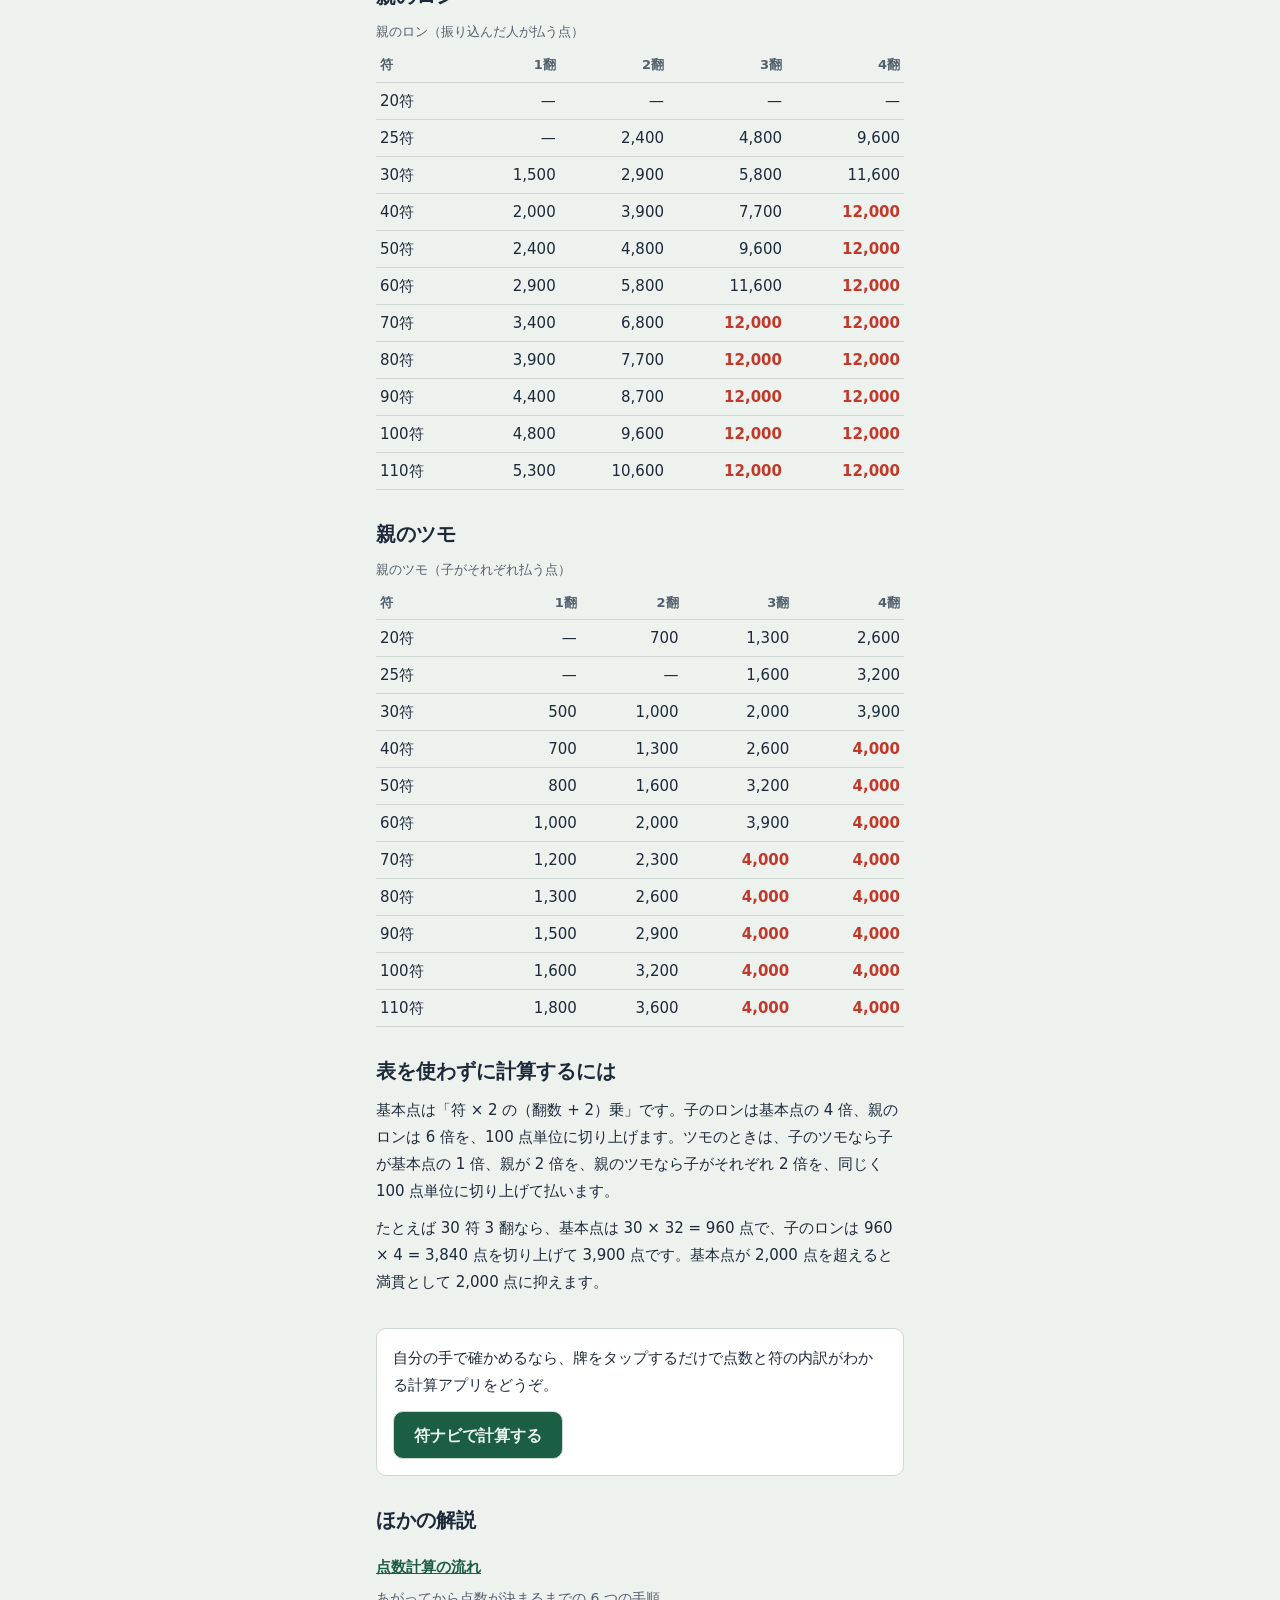
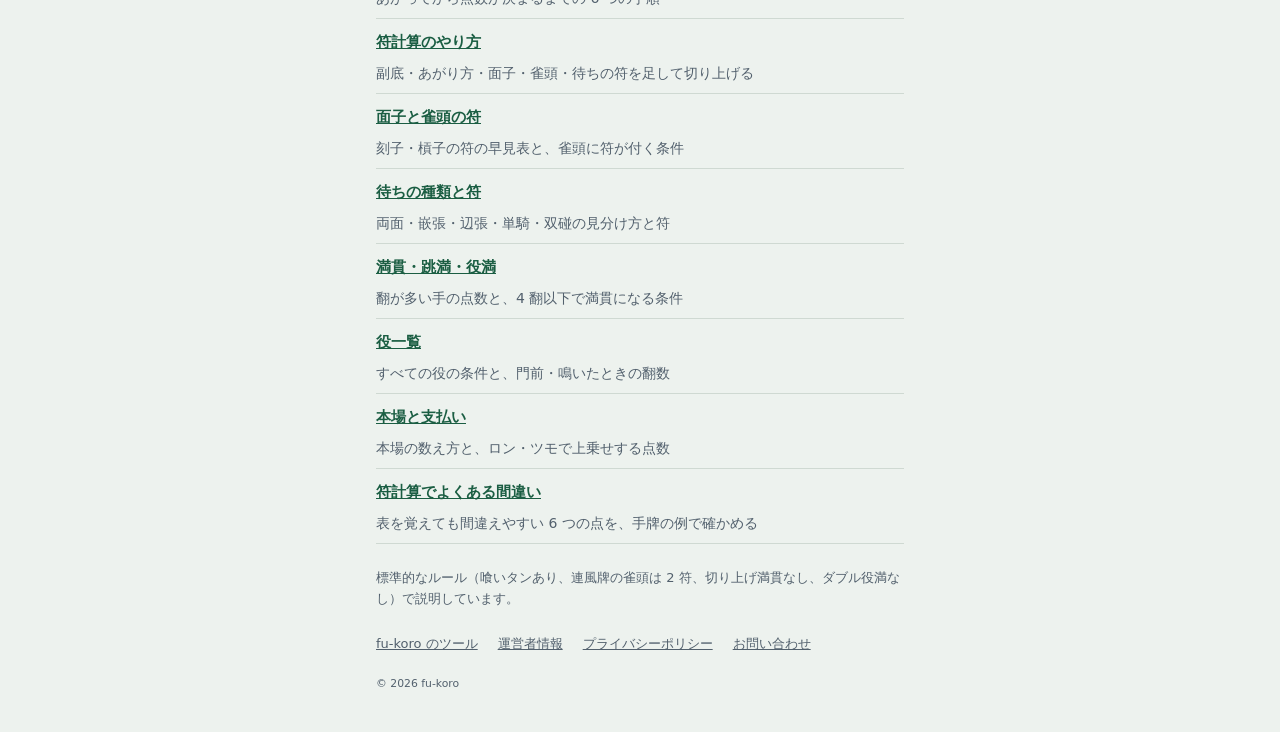
<file: guide/score-table/index.html>
<!doctype html>
<html lang="ja">
<head>
  <meta charset="utf-8">
  <meta name="viewport" content="width=device-width, initial-scale=1">
  <title>点数早見表｜麻雀の点数計算 符ナビ</title>
  <meta name="description" content="麻雀の点数早見表。符（20〜110 符）と翻（1〜4 翻）から、子のロン・子のツモ・親のロン・親のツモの点数がすぐわかります。満貫になる組み合わせや、出てこない組み合わせも示しています。">
  <meta name="theme-color" content="#1b5e43">
  <link rel="canonical" href="https://fu-koro.com/mahjong-fu-calculator/guide/score-table/">
  <link rel="icon" href="/favicon.svg" type="image/svg+xml">
  <link rel="icon" href="/favicon-48.png" sizes="48x48" type="image/png">
  <link rel="apple-touch-icon" href="/apple-touch-icon.png">
  <meta property="og:title" content="点数早見表｜麻雀の点数計算 符ナビ">
  <meta property="og:description" content="麻雀の点数早見表。符（20〜110 符）と翻（1〜4 翻）から、子のロン・子のツモ・親のロン・親のツモの点数がすぐわかります。満貫になる組み合わせや、出てこない組み合わせも示しています。">
  <meta property="og:url" content="https://fu-koro.com/mahjong-fu-calculator/guide/score-table/">
  <meta property="og:type" content="article">
  <meta property="og:image" content="https://fu-koro.com/mahjong-fu-calculator/ogp.png">
  <meta property="og:site_name" content="fu-koro のツール">
  <meta property="og:locale" content="ja_JP">
  <meta name="twitter:card" content="summary_large_image">
  <script id="adsbygoogle-script" async src="https://pagead2.googlesyndication.com/pagead/js/adsbygoogle.js?client=ca-pub-4953398950283499" crossorigin="anonymous"></script>
  <script type="application/ld+json">
  {
    "@context": "https://schema.org",
    "@type": "Article",
    "headline": "点数早見表",
    "description": "麻雀の点数早見表。符（20〜110 符）と翻（1〜4 翻）から、子のロン・子のツモ・親のロン・親のツモの点数がすぐわかります。満貫になる組み合わせや、出てこない組み合わせも示しています。",
    "mainEntityOfPage": "https://fu-koro.com/mahjong-fu-calculator/guide/score-table/",
    "inLanguage": "ja",
    "image": "https://fu-koro.com/mahjong-fu-calculator/ogp.png",
    "datePublished": "2026-09-27",
    "dateModified": "2026-10-05",
    "author": {
      "@type": "Person",
      "name": "fu-koro",
      "url": "https://fu-koro.com/about/"
    }
  }
  </script>
  <script type="application/ld+json">
  {
    "@context": "https://schema.org",
    "@type": "BreadcrumbList",
    "itemListElement": [
      {
        "@type": "ListItem",
        "position": 1,
        "name": "fu-koro のツール",
        "item": "https://fu-koro.com/"
      },
      {
        "@type": "ListItem",
        "position": 2,
        "name": "符ナビ",
        "item": "https://fu-koro.com/mahjong-fu-calculator/"
      },
      {
        "@type": "ListItem",
        "position": 3,
        "name": "解説",
        "item": "https://fu-koro.com/mahjong-fu-calculator/guide/"
      },
      {
        "@type": "ListItem",
        "position": 4,
        "name": "点数早見表",
        "item": "https://fu-koro.com/mahjong-fu-calculator/guide/score-table/"
      }
    ]
  }
  </script>
  <link rel="stylesheet" href="../../styles.css?v=e326056de0">
  <script defer src="https://cloud.umami.is/script.js" data-website-id="b9d581f3-f758-4d59-aff1-66523ba27ad9" data-exclude-hash="true"></script>
</head>
<body>
  <header class="site-header">
    <button class="menu-button" type="button" popovertarget="site-menu" aria-label="メニューを開く">☰</button><nav class="site-menu" id="site-menu" popover aria-label="符ナビのページ"><button class="menu-close" type="button" popovertarget="site-menu" popovertargetaction="hide" aria-label="メニューを閉じる">✕</button><ul><li><a href="../../">点数計算</a></li><li><a href="../../#drill">符計算ドリル</a></li></ul><p class="site-menu-heading">解説</p><ul><li><a href="../../guide/">点数計算の解説</a></li><li><a href="../../guide/flow/">点数計算の流れ</a></li><li><a href="../../guide/fu/">符計算のやり方</a></li><li><a href="../../guide/fu-mistakes/">符計算でよくある間違い</a></li><li><a href="../../guide/meld-fu/">面子と雀頭の符</a></li><li><a href="../../guide/wait-fu/">待ちの種類と符</a></li><li><a href="../../guide/score-table/" aria-current="page">点数早見表</a></li><li><a href="../../guide/limits/">満貫・跳満・役満</a></li><li><a href="../../guide/yaku/">役一覧</a></li><li><a href="../../guide/honba/">本場と支払い</a></li><li><a href="../../terms/">用語の読み方と意味</a></li></ul></nav>
    <nav class="breadcrumb" aria-label="現在地">
      <ol>
        <li><a href="/">fu-koro のツール</a></li>
        <li><a href="../../" data-umami-event="guide-to-app-breadcrumb">符ナビ</a></li>
        <li><a href="../">解説</a></li>
      </ol>
    </nav>
    <h1 class="site-title">点数早見表</h1>
    <p class="site-lead">符と翻がわかれば、表を引くだけで点数が決まります。</p>
    <p class="page-date">更新日 <time datetime="2026-10-05">2026年10月5日</time></p>
  </header>

  <main>
    <article class="guide guide-page">
      <p>符と翻から点数を計算する式は決まっていますが、毎回計算するのは大変です。卓では、この早見表を引くのがいちばん早くて確実です。</p>

      <h2>表の見方</h2>
      <ul>
        <li>縦が符、横が翻です。あがった手の符と翻が交わるところが点数です。</li>
        <li>子のツモは「子が払う点-親が払う点」、親のツモは子 3 人がそれぞれ払う点です。</li>
        <li>色の付いた数字は満貫です。5 翻以上は符に関係なく満貫以上になります（<a href="../limits/">満貫・跳満・役満</a>）。</li>
        <li>「—」は、実際には出てこない組み合わせです。20 符は平和ツモだけなのでロンはなく、25 符は七対子だけなので 2 翻（ツモは 3 翻）からです。</li>
      </ul>

      <h2>子のロン</h2>
      <div class="table-scroll">
      <table class="guide-table score-table" data-table="nonDealerRon">
        <caption>子のロン（振り込んだ人が払う点）</caption>
        <thead>
          <tr><th scope="col">符</th><th scope="col">1翻</th><th scope="col">2翻</th><th scope="col">3翻</th><th scope="col">4翻</th></tr>
        </thead>
        <tbody>
          <tr data-fu="20"><th scope="row">20符</th><td>—</td><td>—</td><td>—</td><td>—</td></tr>
          <tr data-fu="25"><th scope="row">25符</th><td>—</td><td>1,600</td><td>3,200</td><td>6,400</td></tr>
          <tr data-fu="30"><th scope="row">30符</th><td>1,000</td><td>2,000</td><td>3,900</td><td>7,700</td></tr>
          <tr data-fu="40"><th scope="row">40符</th><td>1,300</td><td>2,600</td><td>5,200</td><td class="is-limit">8,000</td></tr>
          <tr data-fu="50"><th scope="row">50符</th><td>1,600</td><td>3,200</td><td>6,400</td><td class="is-limit">8,000</td></tr>
          <tr data-fu="60"><th scope="row">60符</th><td>2,000</td><td>3,900</td><td>7,700</td><td class="is-limit">8,000</td></tr>
          <tr data-fu="70"><th scope="row">70符</th><td>2,300</td><td>4,500</td><td class="is-limit">8,000</td><td class="is-limit">8,000</td></tr>
          <tr data-fu="80"><th scope="row">80符</th><td>2,600</td><td>5,200</td><td class="is-limit">8,000</td><td class="is-limit">8,000</td></tr>
          <tr data-fu="90"><th scope="row">90符</th><td>2,900</td><td>5,800</td><td class="is-limit">8,000</td><td class="is-limit">8,000</td></tr>
          <tr data-fu="100"><th scope="row">100符</th><td>3,200</td><td>6,400</td><td class="is-limit">8,000</td><td class="is-limit">8,000</td></tr>
          <tr data-fu="110"><th scope="row">110符</th><td>3,600</td><td>7,100</td><td class="is-limit">8,000</td><td class="is-limit">8,000</td></tr>
        </tbody>
      </table>
      </div>

      <h2>子のツモ</h2>
      <div class="table-scroll">
      <table class="guide-table score-table" data-table="nonDealerTsumo">
        <caption>子のツモ（子が払う点-親が払う点）</caption>
        <thead>
          <tr><th scope="col">符</th><th scope="col">1翻</th><th scope="col">2翻</th><th scope="col">3翻</th><th scope="col">4翻</th></tr>
        </thead>
        <tbody>
          <tr data-fu="20"><th scope="row">20符</th><td>—</td><td>400-700</td><td>700-1,300</td><td>1,300-2,600</td></tr>
          <tr data-fu="25"><th scope="row">25符</th><td>—</td><td>—</td><td>800-1,600</td><td>1,600-3,200</td></tr>
          <tr data-fu="30"><th scope="row">30符</th><td>300-500</td><td>500-1,000</td><td>1,000-2,000</td><td>2,000-3,900</td></tr>
          <tr data-fu="40"><th scope="row">40符</th><td>400-700</td><td>700-1,300</td><td>1,300-2,600</td><td class="is-limit">2,000-4,000</td></tr>
          <tr data-fu="50"><th scope="row">50符</th><td>400-800</td><td>800-1,600</td><td>1,600-3,200</td><td class="is-limit">2,000-4,000</td></tr>
          <tr data-fu="60"><th scope="row">60符</th><td>500-1,000</td><td>1,000-2,000</td><td>2,000-3,900</td><td class="is-limit">2,000-4,000</td></tr>
          <tr data-fu="70"><th scope="row">70符</th><td>600-1,200</td><td>1,200-2,300</td><td class="is-limit">2,000-4,000</td><td class="is-limit">2,000-4,000</td></tr>
          <tr data-fu="80"><th scope="row">80符</th><td>700-1,300</td><td>1,300-2,600</td><td class="is-limit">2,000-4,000</td><td class="is-limit">2,000-4,000</td></tr>
          <tr data-fu="90"><th scope="row">90符</th><td>800-1,500</td><td>1,500-2,900</td><td class="is-limit">2,000-4,000</td><td class="is-limit">2,000-4,000</td></tr>
          <tr data-fu="100"><th scope="row">100符</th><td>800-1,600</td><td>1,600-3,200</td><td class="is-limit">2,000-4,000</td><td class="is-limit">2,000-4,000</td></tr>
          <tr data-fu="110"><th scope="row">110符</th><td>900-1,800</td><td>1,800-3,600</td><td class="is-limit">2,000-4,000</td><td class="is-limit">2,000-4,000</td></tr>
        </tbody>
      </table>
      </div>

      <h2>親のロン</h2>
      <div class="table-scroll">
      <table class="guide-table score-table" data-table="dealerRon">
        <caption>親のロン（振り込んだ人が払う点）</caption>
        <thead>
          <tr><th scope="col">符</th><th scope="col">1翻</th><th scope="col">2翻</th><th scope="col">3翻</th><th scope="col">4翻</th></tr>
        </thead>
        <tbody>
          <tr data-fu="20"><th scope="row">20符</th><td>—</td><td>—</td><td>—</td><td>—</td></tr>
          <tr data-fu="25"><th scope="row">25符</th><td>—</td><td>2,400</td><td>4,800</td><td>9,600</td></tr>
          <tr data-fu="30"><th scope="row">30符</th><td>1,500</td><td>2,900</td><td>5,800</td><td>11,600</td></tr>
          <tr data-fu="40"><th scope="row">40符</th><td>2,000</td><td>3,900</td><td>7,700</td><td class="is-limit">12,000</td></tr>
          <tr data-fu="50"><th scope="row">50符</th><td>2,400</td><td>4,800</td><td>9,600</td><td class="is-limit">12,000</td></tr>
          <tr data-fu="60"><th scope="row">60符</th><td>2,900</td><td>5,800</td><td>11,600</td><td class="is-limit">12,000</td></tr>
          <tr data-fu="70"><th scope="row">70符</th><td>3,400</td><td>6,800</td><td class="is-limit">12,000</td><td class="is-limit">12,000</td></tr>
          <tr data-fu="80"><th scope="row">80符</th><td>3,900</td><td>7,700</td><td class="is-limit">12,000</td><td class="is-limit">12,000</td></tr>
          <tr data-fu="90"><th scope="row">90符</th><td>4,400</td><td>8,700</td><td class="is-limit">12,000</td><td class="is-limit">12,000</td></tr>
          <tr data-fu="100"><th scope="row">100符</th><td>4,800</td><td>9,600</td><td class="is-limit">12,000</td><td class="is-limit">12,000</td></tr>
          <tr data-fu="110"><th scope="row">110符</th><td>5,300</td><td>10,600</td><td class="is-limit">12,000</td><td class="is-limit">12,000</td></tr>
        </tbody>
      </table>
      </div>

      <h2>親のツモ</h2>
      <div class="table-scroll">
      <table class="guide-table score-table" data-table="dealerTsumo">
        <caption>親のツモ（子がそれぞれ払う点）</caption>
        <thead>
          <tr><th scope="col">符</th><th scope="col">1翻</th><th scope="col">2翻</th><th scope="col">3翻</th><th scope="col">4翻</th></tr>
        </thead>
        <tbody>
          <tr data-fu="20"><th scope="row">20符</th><td>—</td><td>700</td><td>1,300</td><td>2,600</td></tr>
          <tr data-fu="25"><th scope="row">25符</th><td>—</td><td>—</td><td>1,600</td><td>3,200</td></tr>
          <tr data-fu="30"><th scope="row">30符</th><td>500</td><td>1,000</td><td>2,000</td><td>3,900</td></tr>
          <tr data-fu="40"><th scope="row">40符</th><td>700</td><td>1,300</td><td>2,600</td><td class="is-limit">4,000</td></tr>
          <tr data-fu="50"><th scope="row">50符</th><td>800</td><td>1,600</td><td>3,200</td><td class="is-limit">4,000</td></tr>
          <tr data-fu="60"><th scope="row">60符</th><td>1,000</td><td>2,000</td><td>3,900</td><td class="is-limit">4,000</td></tr>
          <tr data-fu="70"><th scope="row">70符</th><td>1,200</td><td>2,300</td><td class="is-limit">4,000</td><td class="is-limit">4,000</td></tr>
          <tr data-fu="80"><th scope="row">80符</th><td>1,300</td><td>2,600</td><td class="is-limit">4,000</td><td class="is-limit">4,000</td></tr>
          <tr data-fu="90"><th scope="row">90符</th><td>1,500</td><td>2,900</td><td class="is-limit">4,000</td><td class="is-limit">4,000</td></tr>
          <tr data-fu="100"><th scope="row">100符</th><td>1,600</td><td>3,200</td><td class="is-limit">4,000</td><td class="is-limit">4,000</td></tr>
          <tr data-fu="110"><th scope="row">110符</th><td>1,800</td><td>3,600</td><td class="is-limit">4,000</td><td class="is-limit">4,000</td></tr>
        </tbody>
      </table>
      </div>

      <h2>表を使わずに計算するには</h2>
      <p>基本点は「符 × 2 の（翻数 + 2）乗」です。子のロンは基本点の 4 倍、親のロンは 6 倍を、100 点単位に切り上げます。ツモのときは、子のツモなら子が基本点の 1 倍、親が 2 倍を、親のツモなら子がそれぞれ 2 倍を、同じく 100 点単位に切り上げて払います。</p>
      <p>たとえば 30 符 3 翻なら、基本点は 30 × 32 = 960 点で、子のロンは 960 × 4 = 3,840 点を切り上げて 3,900 点です。基本点が 2,000 点を超えると満貫として 2,000 点に抑えます。</p>
      <aside class="guide-cta">
        <p>自分の手で確かめるなら、牌をタップするだけで点数と符の内訳がわかる計算アプリをどうぞ。</p>
        <a class="button" href="../../" data-umami-event="guide-to-app">符ナビで計算する</a>
      </aside>

      <h2>ほかの解説</h2>
      <ul class="guide-links">
        <li><a href="../flow/">点数計算の流れ</a><span>あがってから点数が決まるまでの 6 つの手順</span></li>
        <li><a href="../fu/">符計算のやり方</a><span>副底・あがり方・面子・雀頭・待ちの符を足して切り上げる</span></li>
        <li><a href="../meld-fu/">面子と雀頭の符</a><span>刻子・槓子の符の早見表と、雀頭に符が付く条件</span></li>
        <li><a href="../wait-fu/">待ちの種類と符</a><span>両面・嵌張・辺張・単騎・双碰の見分け方と符</span></li>
        <li><a href="../limits/">満貫・跳満・役満</a><span>翻が多い手の点数と、4 翻以下で満貫になる条件</span></li>
        <li><a href="../yaku/">役一覧</a><span>すべての役の条件と、門前・鳴いたときの翻数</span></li>
        <li><a href="../honba/">本場と支払い</a><span>本場の数え方と、ロン・ツモで上乗せする点数</span></li>
        <li><a href="../fu-mistakes/">符計算でよくある間違い</a><span>表を覚えても間違えやすい 6 つの点を、手牌の例で確かめる</span></li>
      </ul>
    </article>
  </main>

  <footer class="site-footer">
    <p>標準的なルール（喰いタンあり、連風牌の雀頭は 2 符、切り上げ満貫なし、ダブル役満なし）で説明しています。</p>
    <ul class="footer-links">
      <li><a href="/">fu-koro のツール</a></li>
      <li><a href="/about/">運営者情報</a></li>
      <li><a href="/privacy/">プライバシーポリシー</a></li>
      <li><a href="/contact/">お問い合わせ</a></li>
    </ul>
    <small>© 2026 fu-koro</small>
  </footer>
</body>
</html>
</file>
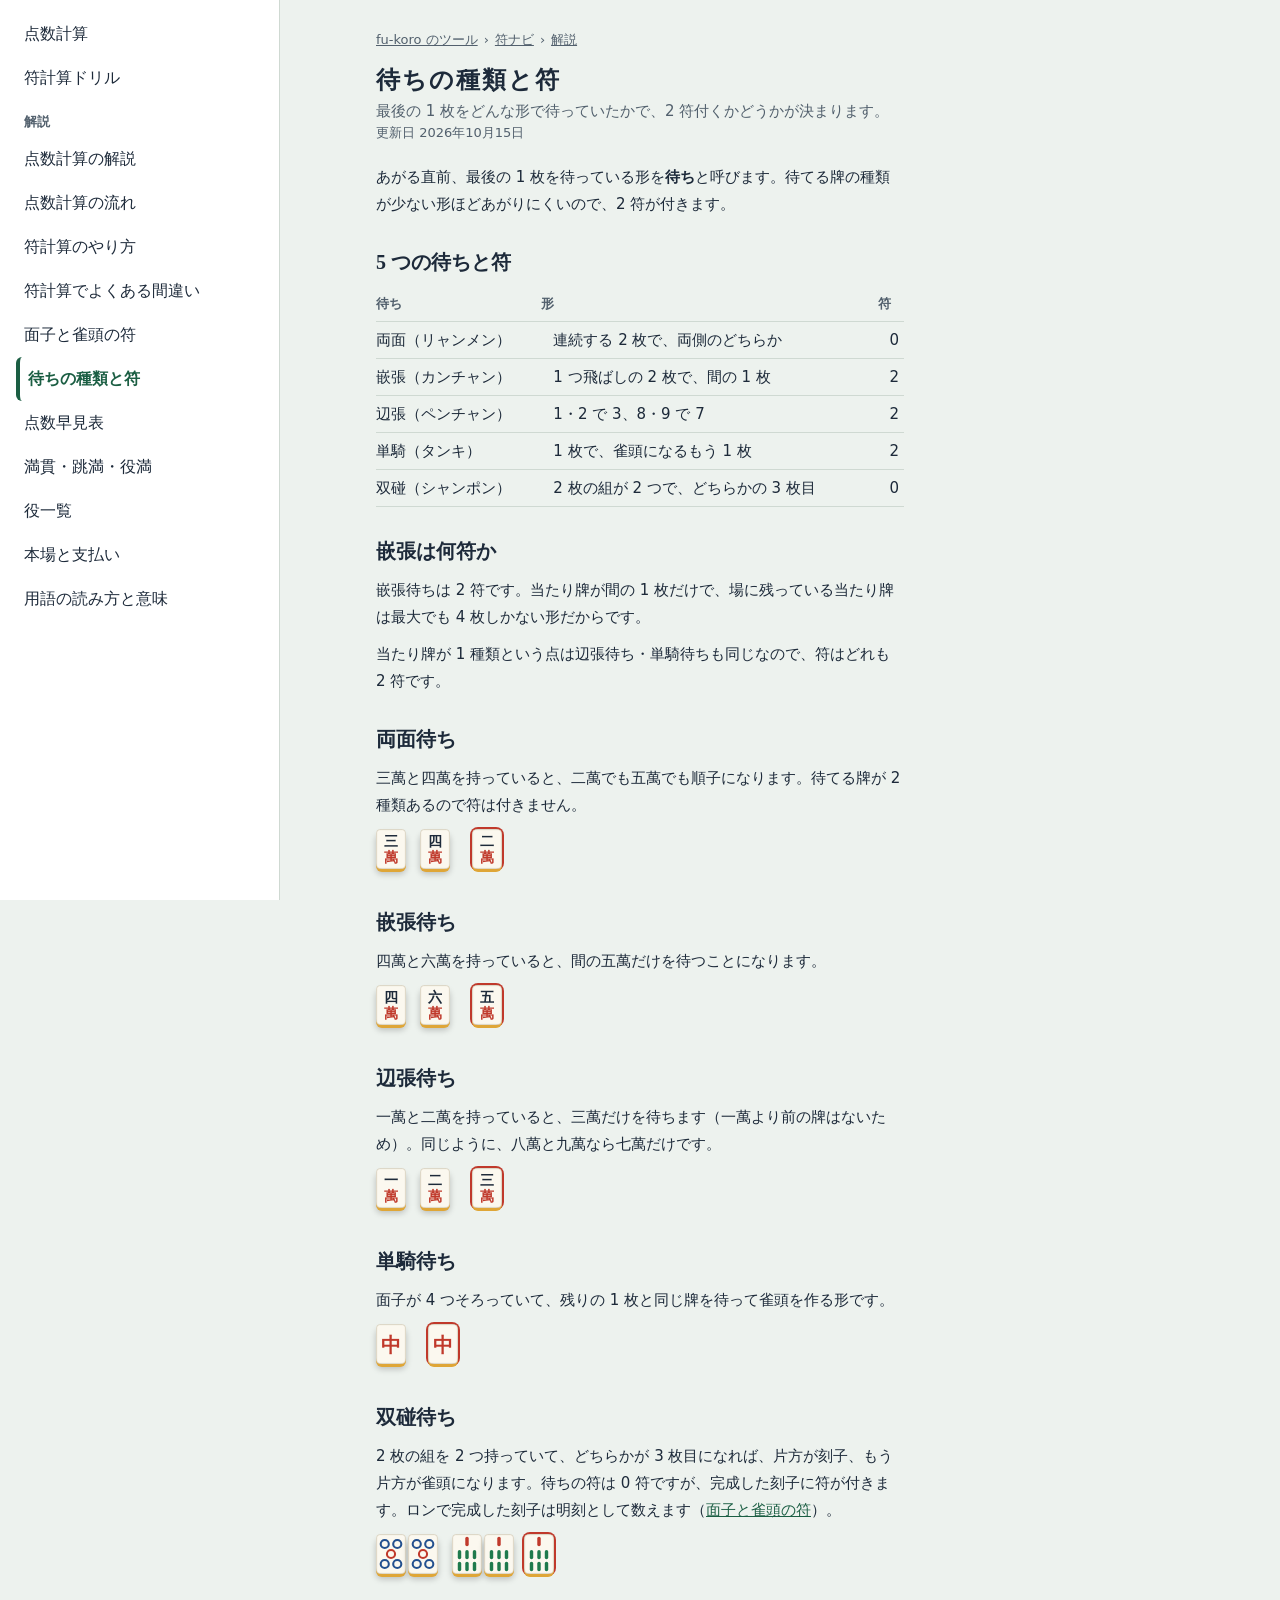
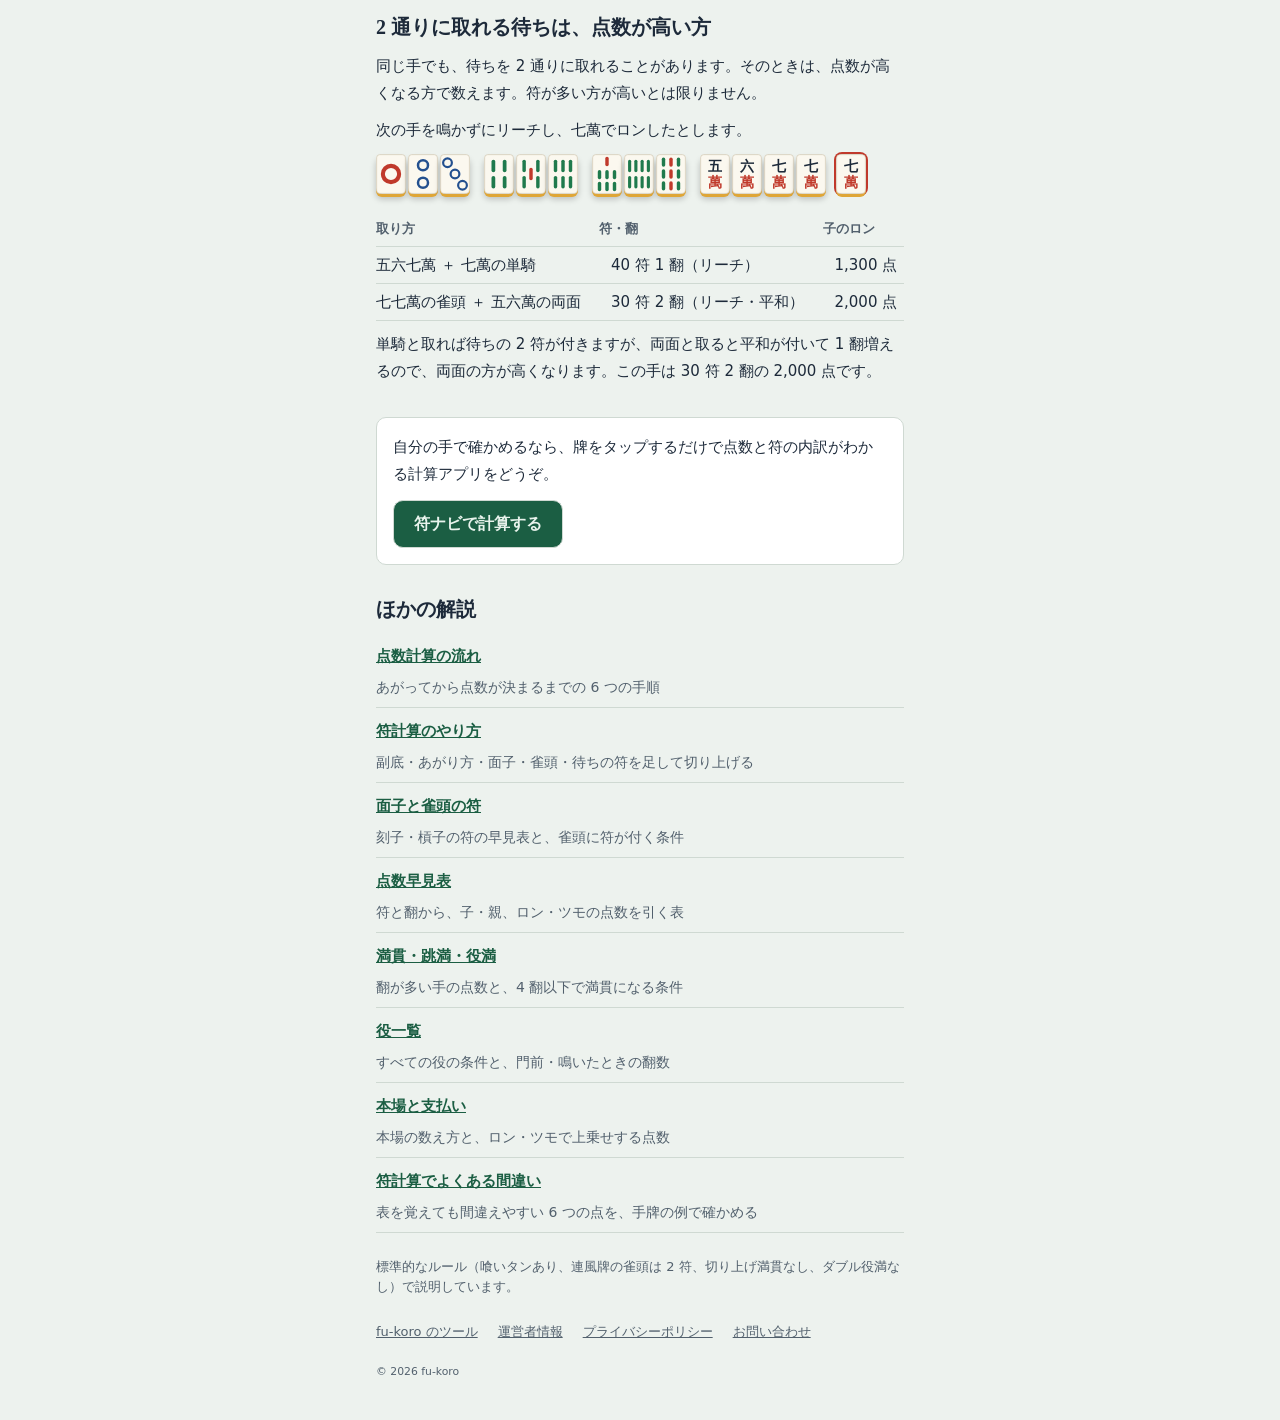
<file: guide/wait-fu/index.html>
<!doctype html>
<html lang="ja">
<head>
  <meta charset="utf-8">
  <meta name="viewport" content="width=device-width, initial-scale=1">
  <title>待ちの種類と符｜麻雀の点数計算 符ナビ</title>
  <meta name="description" content="麻雀の待ちの種類（両面・嵌張・辺張・単騎・双碰）の見分け方と符を、牌の図つきで解説。両面にも単騎にも取れる手で点数の高い方を選ぶ考え方も紹介します。">
  <meta name="theme-color" content="#1b5e43">
  <link rel="canonical" href="https://fu-koro.com/mahjong-fu-calculator/guide/wait-fu/">
  <link rel="icon" href="/favicon.svg" type="image/svg+xml">
  <link rel="icon" href="/favicon-48.png" sizes="48x48" type="image/png">
  <link rel="apple-touch-icon" href="/apple-touch-icon.png">
  <meta property="og:title" content="待ちの種類と符｜麻雀の点数計算 符ナビ">
  <meta property="og:description" content="麻雀の待ちの種類（両面・嵌張・辺張・単騎・双碰）の見分け方と符を、牌の図つきで解説。両面にも単騎にも取れる手で点数の高い方を選ぶ考え方も紹介します。">
  <meta property="og:url" content="https://fu-koro.com/mahjong-fu-calculator/guide/wait-fu/">
  <meta property="og:type" content="article">
  <meta property="og:image" content="https://fu-koro.com/mahjong-fu-calculator/ogp.png">
  <meta property="og:site_name" content="fu-koro のツール">
  <meta property="og:locale" content="ja_JP">
  <meta name="twitter:card" content="summary_large_image">
  <script id="adsbygoogle-script" async src="https://pagead2.googlesyndication.com/pagead/js/adsbygoogle.js?client=ca-pub-4953398950283499" crossorigin="anonymous"></script>
  <script type="application/ld+json">
  {
    "@context": "https://schema.org",
    "@type": "Article",
    "headline": "待ちの種類と符",
    "description": "麻雀の待ちの種類（両面・嵌張・辺張・単騎・双碰）の見分け方と符を、牌の図つきで解説。両面にも単騎にも取れる手で点数の高い方を選ぶ考え方も紹介します。",
    "mainEntityOfPage": "https://fu-koro.com/mahjong-fu-calculator/guide/wait-fu/",
    "inLanguage": "ja",
    "image": "https://fu-koro.com/mahjong-fu-calculator/ogp.png",
    "datePublished": "2026-09-27",
    "dateModified": "2026-10-15",
    "author": {
      "@type": "Person",
      "name": "fu-koro",
      "url": "https://fu-koro.com/about/"
    }
  }
  </script>
  <script type="application/ld+json">
  {
    "@context": "https://schema.org",
    "@type": "BreadcrumbList",
    "itemListElement": [
      {
        "@type": "ListItem",
        "position": 1,
        "name": "fu-koro のツール",
        "item": "https://fu-koro.com/"
      },
      {
        "@type": "ListItem",
        "position": 2,
        "name": "符ナビ",
        "item": "https://fu-koro.com/mahjong-fu-calculator/"
      },
      {
        "@type": "ListItem",
        "position": 3,
        "name": "解説",
        "item": "https://fu-koro.com/mahjong-fu-calculator/guide/"
      },
      {
        "@type": "ListItem",
        "position": 4,
        "name": "待ちの種類と符",
        "item": "https://fu-koro.com/mahjong-fu-calculator/guide/wait-fu/"
      }
    ]
  }
  </script>
  <link rel="stylesheet" href="../../styles.css?v=e326056de0">
  <script defer src="https://cloud.umami.is/script.js" data-website-id="b9d581f3-f758-4d59-aff1-66523ba27ad9" data-exclude-hash="true"></script>
</head>
<body>
  <header class="site-header">
    <button class="menu-button" type="button" popovertarget="site-menu" aria-label="メニューを開く">☰</button><nav class="site-menu" id="site-menu" popover aria-label="符ナビのページ"><button class="menu-close" type="button" popovertarget="site-menu" popovertargetaction="hide" aria-label="メニューを閉じる">✕</button><ul><li><a href="../../">点数計算</a></li><li><a href="../../#drill">符計算ドリル</a></li></ul><p class="site-menu-heading">解説</p><ul><li><a href="../../guide/">点数計算の解説</a></li><li><a href="../../guide/flow/">点数計算の流れ</a></li><li><a href="../../guide/fu/">符計算のやり方</a></li><li><a href="../../guide/fu-mistakes/">符計算でよくある間違い</a></li><li><a href="../../guide/meld-fu/">面子と雀頭の符</a></li><li><a href="../../guide/wait-fu/" aria-current="page">待ちの種類と符</a></li><li><a href="../../guide/score-table/">点数早見表</a></li><li><a href="../../guide/limits/">満貫・跳満・役満</a></li><li><a href="../../guide/yaku/">役一覧</a></li><li><a href="../../guide/honba/">本場と支払い</a></li><li><a href="../../terms/">用語の読み方と意味</a></li></ul></nav>
    <nav class="breadcrumb" aria-label="現在地">
      <ol>
        <li><a href="/">fu-koro のツール</a></li>
        <li><a href="../../" data-umami-event="guide-to-app-breadcrumb">符ナビ</a></li>
        <li><a href="../">解説</a></li>
      </ol>
    </nav>
    <h1 class="site-title">待ちの種類と符</h1>
    <p class="site-lead">最後の 1 枚をどんな形で待っていたかで、2 符付くかどうかが決まります。</p>
    <p class="page-date">更新日 <time datetime="2026-10-15">2026年10月15日</time></p>
  </header>

  <main>
    <article class="guide guide-page">
      <p>あがる直前、最後の 1 枚を待っている形を<strong>待ち</strong>と呼びます。待てる牌の種類が少ない形ほどあがりにくいので、2 符が付きます。</p>

      <h2>5 つの待ちと符</h2>
      <table class="guide-table is-text">
        <thead>
          <tr><th scope="col">待ち</th><th scope="col">形</th><th scope="col">符</th></tr>
        </thead>
        <tbody>
          <tr><th scope="row">両面（リャンメン）</th><td>連続する 2 枚で、両側のどちらか</td><td>0</td></tr>
          <tr><th scope="row">嵌張（カンチャン）</th><td>1 つ飛ばしの 2 枚で、間の 1 枚</td><td>2</td></tr>
          <tr><th scope="row">辺張（ペンチャン）</th><td>1・2 で 3、8・9 で 7</td><td>2</td></tr>
          <tr><th scope="row">単騎（タンキ）</th><td>1 枚で、雀頭になるもう 1 枚</td><td>2</td></tr>
          <tr><th scope="row">双碰（シャンポン）</th><td>2 枚の組が 2 つで、どちらかの 3 枚目</td><td>0</td></tr>
        </tbody>
      </table>

      <h2>嵌張は何符か</h2>
      <p>嵌張待ちは 2 符です。当たり牌が間の 1 枚だけで、場に残っている当たり牌は最大でも 4 枚しかない形だからです。</p>
      <p>当たり牌が 1 種類という点は辺張待ち・単騎待ちも同じなので、符はどれも 2 符です。</p>

      <h2>両面待ち</h2>
      <p>三萬と四萬を持っていると、二萬でも五萬でも順子になります。待てる牌が 2 種類あるので符は付きません。</p>
      <p><span class="tiles" role="img" aria-label="三萬 四萬 あがり牌 二萬"><span class="tile"><svg viewBox="0 0 48 64" xmlns="http://www.w3.org/2000/svg" aria-hidden="true" focusable="false"><rect class="tile-face" x="1" y="1" width="46" height="62" rx="5"/><text x="24" y="20" font-size="22" font-family="'Hiragino Mincho ProN','Yu Mincho','Noto Serif JP',serif" font-weight="700" fill="#1d2a3a" text-anchor="middle" dominant-baseline="central">三</text><text x="24" y="46" font-size="22" font-family="'Hiragino Mincho ProN','Yu Mincho','Noto Serif JP',serif" font-weight="700" fill="#c0392b" text-anchor="middle" dominant-baseline="central">萬</text></svg></span><span class="tile"><svg viewBox="0 0 48 64" xmlns="http://www.w3.org/2000/svg" aria-hidden="true" focusable="false"><rect class="tile-face" x="1" y="1" width="46" height="62" rx="5"/><text x="24" y="20" font-size="22" font-family="'Hiragino Mincho ProN','Yu Mincho','Noto Serif JP',serif" font-weight="700" fill="#1d2a3a" text-anchor="middle" dominant-baseline="central">四</text><text x="24" y="46" font-size="22" font-family="'Hiragino Mincho ProN','Yu Mincho','Noto Serif JP',serif" font-weight="700" fill="#c0392b" text-anchor="middle" dominant-baseline="central">萬</text></svg></span><span class="tile is-winning"><svg viewBox="0 0 48 64" xmlns="http://www.w3.org/2000/svg" aria-hidden="true" focusable="false"><rect class="tile-face" x="1" y="1" width="46" height="62" rx="5"/><text x="24" y="20" font-size="22" font-family="'Hiragino Mincho ProN','Yu Mincho','Noto Serif JP',serif" font-weight="700" fill="#1d2a3a" text-anchor="middle" dominant-baseline="central">二</text><text x="24" y="46" font-size="22" font-family="'Hiragino Mincho ProN','Yu Mincho','Noto Serif JP',serif" font-weight="700" fill="#c0392b" text-anchor="middle" dominant-baseline="central">萬</text></svg></span></span></p>

      <h2>嵌張待ち</h2>
      <p>四萬と六萬を持っていると、間の五萬だけを待つことになります。</p>
      <p><span class="tiles" role="img" aria-label="四萬 六萬 あがり牌 五萬"><span class="tile"><svg viewBox="0 0 48 64" xmlns="http://www.w3.org/2000/svg" aria-hidden="true" focusable="false"><rect class="tile-face" x="1" y="1" width="46" height="62" rx="5"/><text x="24" y="20" font-size="22" font-family="'Hiragino Mincho ProN','Yu Mincho','Noto Serif JP',serif" font-weight="700" fill="#1d2a3a" text-anchor="middle" dominant-baseline="central">四</text><text x="24" y="46" font-size="22" font-family="'Hiragino Mincho ProN','Yu Mincho','Noto Serif JP',serif" font-weight="700" fill="#c0392b" text-anchor="middle" dominant-baseline="central">萬</text></svg></span><span class="tile"><svg viewBox="0 0 48 64" xmlns="http://www.w3.org/2000/svg" aria-hidden="true" focusable="false"><rect class="tile-face" x="1" y="1" width="46" height="62" rx="5"/><text x="24" y="20" font-size="22" font-family="'Hiragino Mincho ProN','Yu Mincho','Noto Serif JP',serif" font-weight="700" fill="#1d2a3a" text-anchor="middle" dominant-baseline="central">六</text><text x="24" y="46" font-size="22" font-family="'Hiragino Mincho ProN','Yu Mincho','Noto Serif JP',serif" font-weight="700" fill="#c0392b" text-anchor="middle" dominant-baseline="central">萬</text></svg></span><span class="tile is-winning"><svg viewBox="0 0 48 64" xmlns="http://www.w3.org/2000/svg" aria-hidden="true" focusable="false"><rect class="tile-face" x="1" y="1" width="46" height="62" rx="5"/><text x="24" y="20" font-size="22" font-family="'Hiragino Mincho ProN','Yu Mincho','Noto Serif JP',serif" font-weight="700" fill="#1d2a3a" text-anchor="middle" dominant-baseline="central">五</text><text x="24" y="46" font-size="22" font-family="'Hiragino Mincho ProN','Yu Mincho','Noto Serif JP',serif" font-weight="700" fill="#c0392b" text-anchor="middle" dominant-baseline="central">萬</text></svg></span></span></p>

      <h2>辺張待ち</h2>
      <p>一萬と二萬を持っていると、三萬だけを待ちます（一萬より前の牌はないため）。同じように、八萬と九萬なら七萬だけです。</p>
      <p><span class="tiles" role="img" aria-label="一萬 二萬 あがり牌 三萬"><span class="tile"><svg viewBox="0 0 48 64" xmlns="http://www.w3.org/2000/svg" aria-hidden="true" focusable="false"><rect class="tile-face" x="1" y="1" width="46" height="62" rx="5"/><text x="24" y="20" font-size="22" font-family="'Hiragino Mincho ProN','Yu Mincho','Noto Serif JP',serif" font-weight="700" fill="#1d2a3a" text-anchor="middle" dominant-baseline="central">一</text><text x="24" y="46" font-size="22" font-family="'Hiragino Mincho ProN','Yu Mincho','Noto Serif JP',serif" font-weight="700" fill="#c0392b" text-anchor="middle" dominant-baseline="central">萬</text></svg></span><span class="tile"><svg viewBox="0 0 48 64" xmlns="http://www.w3.org/2000/svg" aria-hidden="true" focusable="false"><rect class="tile-face" x="1" y="1" width="46" height="62" rx="5"/><text x="24" y="20" font-size="22" font-family="'Hiragino Mincho ProN','Yu Mincho','Noto Serif JP',serif" font-weight="700" fill="#1d2a3a" text-anchor="middle" dominant-baseline="central">二</text><text x="24" y="46" font-size="22" font-family="'Hiragino Mincho ProN','Yu Mincho','Noto Serif JP',serif" font-weight="700" fill="#c0392b" text-anchor="middle" dominant-baseline="central">萬</text></svg></span><span class="tile is-winning"><svg viewBox="0 0 48 64" xmlns="http://www.w3.org/2000/svg" aria-hidden="true" focusable="false"><rect class="tile-face" x="1" y="1" width="46" height="62" rx="5"/><text x="24" y="20" font-size="22" font-family="'Hiragino Mincho ProN','Yu Mincho','Noto Serif JP',serif" font-weight="700" fill="#1d2a3a" text-anchor="middle" dominant-baseline="central">三</text><text x="24" y="46" font-size="22" font-family="'Hiragino Mincho ProN','Yu Mincho','Noto Serif JP',serif" font-weight="700" fill="#c0392b" text-anchor="middle" dominant-baseline="central">萬</text></svg></span></span></p>

      <h2>単騎待ち</h2>
      <p>面子が 4 つそろっていて、残りの 1 枚と同じ牌を待って雀頭を作る形です。</p>
      <p><span class="tiles" role="img" aria-label="中 あがり牌 中"><span class="tile"><svg viewBox="0 0 48 64" xmlns="http://www.w3.org/2000/svg" aria-hidden="true" focusable="false"><rect class="tile-face" x="1" y="1" width="46" height="62" rx="5"/><text x="24" y="33" font-size="32" font-family="'Hiragino Mincho ProN','Yu Mincho','Noto Serif JP',serif" font-weight="700" fill="#c0392b" text-anchor="middle" dominant-baseline="central">中</text></svg></span><span class="tile is-winning"><svg viewBox="0 0 48 64" xmlns="http://www.w3.org/2000/svg" aria-hidden="true" focusable="false"><rect class="tile-face" x="1" y="1" width="46" height="62" rx="5"/><text x="24" y="33" font-size="32" font-family="'Hiragino Mincho ProN','Yu Mincho','Noto Serif JP',serif" font-weight="700" fill="#c0392b" text-anchor="middle" dominant-baseline="central">中</text></svg></span></span></p>

      <h2>双碰待ち</h2>
      <p>2 枚の組を 2 つ持っていて、どちらかが 3 枚目になれば、片方が刻子、もう片方が雀頭になります。待ちの符は 0 符ですが、完成した刻子に符が付きます。ロンで完成した刻子は明刻として数えます（<a href="../meld-fu/">面子と雀頭の符</a>）。</p>
      <p><span class="tiles" role="img" aria-label="五筒 五筒 七索 七索 あがり牌 七索"><span class="tile-group"><span class="tile"><svg viewBox="0 0 48 64" xmlns="http://www.w3.org/2000/svg" aria-hidden="true" focusable="false"><rect class="tile-face" x="1" y="1" width="46" height="62" rx="5"/><circle class="pip" cx="14" cy="16" r="6.5" fill="none" stroke="#23508f" stroke-width="3.3"/><circle class="pip" cx="34" cy="16" r="6.5" fill="none" stroke="#23508f" stroke-width="3.3"/><circle class="pip" cx="24" cy="32" r="6.5" fill="none" stroke="#c0392b" stroke-width="3.3"/><circle class="pip" cx="14" cy="48" r="6.5" fill="none" stroke="#23508f" stroke-width="3.3"/><circle class="pip" cx="34" cy="48" r="6.5" fill="none" stroke="#23508f" stroke-width="3.3"/></svg></span><span class="tile"><svg viewBox="0 0 48 64" xmlns="http://www.w3.org/2000/svg" aria-hidden="true" focusable="false"><rect class="tile-face" x="1" y="1" width="46" height="62" rx="5"/><circle class="pip" cx="14" cy="16" r="6.5" fill="none" stroke="#23508f" stroke-width="3.3"/><circle class="pip" cx="34" cy="16" r="6.5" fill="none" stroke="#23508f" stroke-width="3.3"/><circle class="pip" cx="24" cy="32" r="6.5" fill="none" stroke="#c0392b" stroke-width="3.3"/><circle class="pip" cx="14" cy="48" r="6.5" fill="none" stroke="#23508f" stroke-width="3.3"/><circle class="pip" cx="34" cy="48" r="6.5" fill="none" stroke="#23508f" stroke-width="3.3"/></svg></span></span><span class="tile-group"><span class="tile"><svg viewBox="0 0 48 64" xmlns="http://www.w3.org/2000/svg" aria-hidden="true" focusable="false"><rect class="tile-face" x="1" y="1" width="46" height="62" rx="5"/><rect class="stick" x="21.25" y="4.5" width="5.5" height="15" rx="2.75" fill="#c0392b"/><rect class="stick" x="9.25" y="25.5" width="5.5" height="15" rx="2.75" fill="#1f7a4d"/><rect class="stick" x="21.25" y="25.5" width="5.5" height="15" rx="2.75" fill="#1f7a4d"/><rect class="stick" x="33.25" y="25.5" width="5.5" height="15" rx="2.75" fill="#1f7a4d"/><rect class="stick" x="9.25" y="44.5" width="5.5" height="15" rx="2.75" fill="#1f7a4d"/><rect class="stick" x="21.25" y="44.5" width="5.5" height="15" rx="2.75" fill="#1f7a4d"/><rect class="stick" x="33.25" y="44.5" width="5.5" height="15" rx="2.75" fill="#1f7a4d"/></svg></span><span class="tile"><svg viewBox="0 0 48 64" xmlns="http://www.w3.org/2000/svg" aria-hidden="true" focusable="false"><rect class="tile-face" x="1" y="1" width="46" height="62" rx="5"/><rect class="stick" x="21.25" y="4.5" width="5.5" height="15" rx="2.75" fill="#c0392b"/><rect class="stick" x="9.25" y="25.5" width="5.5" height="15" rx="2.75" fill="#1f7a4d"/><rect class="stick" x="21.25" y="25.5" width="5.5" height="15" rx="2.75" fill="#1f7a4d"/><rect class="stick" x="33.25" y="25.5" width="5.5" height="15" rx="2.75" fill="#1f7a4d"/><rect class="stick" x="9.25" y="44.5" width="5.5" height="15" rx="2.75" fill="#1f7a4d"/><rect class="stick" x="21.25" y="44.5" width="5.5" height="15" rx="2.75" fill="#1f7a4d"/><rect class="stick" x="33.25" y="44.5" width="5.5" height="15" rx="2.75" fill="#1f7a4d"/></svg></span><span class="tile is-winning"><svg viewBox="0 0 48 64" xmlns="http://www.w3.org/2000/svg" aria-hidden="true" focusable="false"><rect class="tile-face" x="1" y="1" width="46" height="62" rx="5"/><rect class="stick" x="21.25" y="4.5" width="5.5" height="15" rx="2.75" fill="#c0392b"/><rect class="stick" x="9.25" y="25.5" width="5.5" height="15" rx="2.75" fill="#1f7a4d"/><rect class="stick" x="21.25" y="25.5" width="5.5" height="15" rx="2.75" fill="#1f7a4d"/><rect class="stick" x="33.25" y="25.5" width="5.5" height="15" rx="2.75" fill="#1f7a4d"/><rect class="stick" x="9.25" y="44.5" width="5.5" height="15" rx="2.75" fill="#1f7a4d"/><rect class="stick" x="21.25" y="44.5" width="5.5" height="15" rx="2.75" fill="#1f7a4d"/><rect class="stick" x="33.25" y="44.5" width="5.5" height="15" rx="2.75" fill="#1f7a4d"/></svg></span></span></span></p>

      <h2>2 通りに取れる待ちは、点数が高い方</h2>
      <p>同じ手でも、待ちを 2 通りに取れることがあります。そのときは、点数が高くなる方で数えます。符が多い方が高いとは限りません。</p>
      <p>次の手を鳴かずにリーチし、七萬でロンしたとします。</p>
      <p><span class="tiles" role="img" aria-label="一筒 二筒 三筒 四索 五索 六索 七索 八索 九索 五萬 六萬 七萬 七萬 あがり牌 七萬"><span class="tile-group"><span class="tile"><svg viewBox="0 0 48 64" xmlns="http://www.w3.org/2000/svg" aria-hidden="true" focusable="false"><rect class="tile-face" x="1" y="1" width="46" height="62" rx="5"/><circle class="pip" cx="24" cy="32" r="13" fill="none" stroke="#c0392b" stroke-width="6.5"/></svg></span><span class="tile"><svg viewBox="0 0 48 64" xmlns="http://www.w3.org/2000/svg" aria-hidden="true" focusable="false"><rect class="tile-face" x="1" y="1" width="46" height="62" rx="5"/><circle class="pip" cx="24" cy="18" r="8" fill="none" stroke="#23508f" stroke-width="4.0"/><circle class="pip" cx="24" cy="46" r="8" fill="none" stroke="#23508f" stroke-width="4.0"/></svg></span><span class="tile"><svg viewBox="0 0 48 64" xmlns="http://www.w3.org/2000/svg" aria-hidden="true" focusable="false"><rect class="tile-face" x="1" y="1" width="46" height="62" rx="5"/><circle class="pip" cx="12" cy="14" r="7" fill="none" stroke="#23508f" stroke-width="3.5"/><circle class="pip" cx="24" cy="32" r="7" fill="none" stroke="#23508f" stroke-width="3.5"/><circle class="pip" cx="36" cy="50" r="7" fill="none" stroke="#23508f" stroke-width="3.5"/></svg></span></span><span class="tile-group"><span class="tile"><svg viewBox="0 0 48 64" xmlns="http://www.w3.org/2000/svg" aria-hidden="true" focusable="false"><rect class="tile-face" x="1" y="1" width="46" height="62" rx="5"/><rect class="stick" x="12" y="9" width="6" height="20" rx="3" fill="#1f7a4d"/><rect class="stick" x="30" y="9" width="6" height="20" rx="3" fill="#1f7a4d"/><rect class="stick" x="12" y="35" width="6" height="20" rx="3" fill="#1f7a4d"/><rect class="stick" x="30" y="35" width="6" height="20" rx="3" fill="#1f7a4d"/></svg></span><span class="tile"><svg viewBox="0 0 48 64" xmlns="http://www.w3.org/2000/svg" aria-hidden="true" focusable="false"><rect class="tile-face" x="1" y="1" width="46" height="62" rx="5"/><rect class="stick" x="10.25" y="9" width="5.5" height="20" rx="2.75" fill="#1f7a4d"/><rect class="stick" x="32.25" y="9" width="5.5" height="20" rx="2.75" fill="#1f7a4d"/><rect class="stick" x="21.25" y="22" width="5.5" height="20" rx="2.75" fill="#c0392b"/><rect class="stick" x="10.25" y="35" width="5.5" height="20" rx="2.75" fill="#1f7a4d"/><rect class="stick" x="32.25" y="35" width="5.5" height="20" rx="2.75" fill="#1f7a4d"/></svg></span><span class="tile"><svg viewBox="0 0 48 64" xmlns="http://www.w3.org/2000/svg" aria-hidden="true" focusable="false"><rect class="tile-face" x="1" y="1" width="46" height="62" rx="5"/><rect class="stick" x="9.25" y="9" width="5.5" height="20" rx="2.75" fill="#1f7a4d"/><rect class="stick" x="21.25" y="9" width="5.5" height="20" rx="2.75" fill="#1f7a4d"/><rect class="stick" x="33.25" y="9" width="5.5" height="20" rx="2.75" fill="#1f7a4d"/><rect class="stick" x="9.25" y="35" width="5.5" height="20" rx="2.75" fill="#1f7a4d"/><rect class="stick" x="21.25" y="35" width="5.5" height="20" rx="2.75" fill="#1f7a4d"/><rect class="stick" x="33.25" y="35" width="5.5" height="20" rx="2.75" fill="#1f7a4d"/></svg></span></span><span class="tile-group"><span class="tile"><svg viewBox="0 0 48 64" xmlns="http://www.w3.org/2000/svg" aria-hidden="true" focusable="false"><rect class="tile-face" x="1" y="1" width="46" height="62" rx="5"/><rect class="stick" x="21.25" y="4.5" width="5.5" height="15" rx="2.75" fill="#c0392b"/><rect class="stick" x="9.25" y="25.5" width="5.5" height="15" rx="2.75" fill="#1f7a4d"/><rect class="stick" x="21.25" y="25.5" width="5.5" height="15" rx="2.75" fill="#1f7a4d"/><rect class="stick" x="33.25" y="25.5" width="5.5" height="15" rx="2.75" fill="#1f7a4d"/><rect class="stick" x="9.25" y="44.5" width="5.5" height="15" rx="2.75" fill="#1f7a4d"/><rect class="stick" x="21.25" y="44.5" width="5.5" height="15" rx="2.75" fill="#1f7a4d"/><rect class="stick" x="33.25" y="44.5" width="5.5" height="15" rx="2.75" fill="#1f7a4d"/></svg></span><span class="tile"><svg viewBox="0 0 48 64" xmlns="http://www.w3.org/2000/svg" aria-hidden="true" focusable="false"><rect class="tile-face" x="1" y="1" width="46" height="62" rx="5"/><rect class="stick" x="6.5" y="9" width="5" height="20" rx="2.5" fill="#1f7a4d"/><rect class="stick" x="16.5" y="9" width="5" height="20" rx="2.5" fill="#1f7a4d"/><rect class="stick" x="26.5" y="9" width="5" height="20" rx="2.5" fill="#1f7a4d"/><rect class="stick" x="36.5" y="9" width="5" height="20" rx="2.5" fill="#1f7a4d"/><rect class="stick" x="6.5" y="35" width="5" height="20" rx="2.5" fill="#1f7a4d"/><rect class="stick" x="16.5" y="35" width="5" height="20" rx="2.5" fill="#1f7a4d"/><rect class="stick" x="26.5" y="35" width="5" height="20" rx="2.5" fill="#1f7a4d"/><rect class="stick" x="36.5" y="35" width="5" height="20" rx="2.5" fill="#1f7a4d"/></svg></span><span class="tile"><svg viewBox="0 0 48 64" xmlns="http://www.w3.org/2000/svg" aria-hidden="true" focusable="false"><rect class="tile-face" x="1" y="1" width="46" height="62" rx="5"/><rect class="stick" x="9.25" y="5.5" width="5.5" height="15" rx="2.75" fill="#1f7a4d"/><rect class="stick" x="21.25" y="5.5" width="5.5" height="15" rx="2.75" fill="#c0392b"/><rect class="stick" x="33.25" y="5.5" width="5.5" height="15" rx="2.75" fill="#1f7a4d"/><rect class="stick" x="9.25" y="24.5" width="5.5" height="15" rx="2.75" fill="#1f7a4d"/><rect class="stick" x="21.25" y="24.5" width="5.5" height="15" rx="2.75" fill="#c0392b"/><rect class="stick" x="33.25" y="24.5" width="5.5" height="15" rx="2.75" fill="#1f7a4d"/><rect class="stick" x="9.25" y="43.5" width="5.5" height="15" rx="2.75" fill="#1f7a4d"/><rect class="stick" x="21.25" y="43.5" width="5.5" height="15" rx="2.75" fill="#c0392b"/><rect class="stick" x="33.25" y="43.5" width="5.5" height="15" rx="2.75" fill="#1f7a4d"/></svg></span></span><span class="tile-group"><span class="tile"><svg viewBox="0 0 48 64" xmlns="http://www.w3.org/2000/svg" aria-hidden="true" focusable="false"><rect class="tile-face" x="1" y="1" width="46" height="62" rx="5"/><text x="24" y="20" font-size="22" font-family="'Hiragino Mincho ProN','Yu Mincho','Noto Serif JP',serif" font-weight="700" fill="#1d2a3a" text-anchor="middle" dominant-baseline="central">五</text><text x="24" y="46" font-size="22" font-family="'Hiragino Mincho ProN','Yu Mincho','Noto Serif JP',serif" font-weight="700" fill="#c0392b" text-anchor="middle" dominant-baseline="central">萬</text></svg></span><span class="tile"><svg viewBox="0 0 48 64" xmlns="http://www.w3.org/2000/svg" aria-hidden="true" focusable="false"><rect class="tile-face" x="1" y="1" width="46" height="62" rx="5"/><text x="24" y="20" font-size="22" font-family="'Hiragino Mincho ProN','Yu Mincho','Noto Serif JP',serif" font-weight="700" fill="#1d2a3a" text-anchor="middle" dominant-baseline="central">六</text><text x="24" y="46" font-size="22" font-family="'Hiragino Mincho ProN','Yu Mincho','Noto Serif JP',serif" font-weight="700" fill="#c0392b" text-anchor="middle" dominant-baseline="central">萬</text></svg></span><span class="tile"><svg viewBox="0 0 48 64" xmlns="http://www.w3.org/2000/svg" aria-hidden="true" focusable="false"><rect class="tile-face" x="1" y="1" width="46" height="62" rx="5"/><text x="24" y="20" font-size="22" font-family="'Hiragino Mincho ProN','Yu Mincho','Noto Serif JP',serif" font-weight="700" fill="#1d2a3a" text-anchor="middle" dominant-baseline="central">七</text><text x="24" y="46" font-size="22" font-family="'Hiragino Mincho ProN','Yu Mincho','Noto Serif JP',serif" font-weight="700" fill="#c0392b" text-anchor="middle" dominant-baseline="central">萬</text></svg></span><span class="tile"><svg viewBox="0 0 48 64" xmlns="http://www.w3.org/2000/svg" aria-hidden="true" focusable="false"><rect class="tile-face" x="1" y="1" width="46" height="62" rx="5"/><text x="24" y="20" font-size="22" font-family="'Hiragino Mincho ProN','Yu Mincho','Noto Serif JP',serif" font-weight="700" fill="#1d2a3a" text-anchor="middle" dominant-baseline="central">七</text><text x="24" y="46" font-size="22" font-family="'Hiragino Mincho ProN','Yu Mincho','Noto Serif JP',serif" font-weight="700" fill="#c0392b" text-anchor="middle" dominant-baseline="central">萬</text></svg></span><span class="tile is-winning"><svg viewBox="0 0 48 64" xmlns="http://www.w3.org/2000/svg" aria-hidden="true" focusable="false"><rect class="tile-face" x="1" y="1" width="46" height="62" rx="5"/><text x="24" y="20" font-size="22" font-family="'Hiragino Mincho ProN','Yu Mincho','Noto Serif JP',serif" font-weight="700" fill="#1d2a3a" text-anchor="middle" dominant-baseline="central">七</text><text x="24" y="46" font-size="22" font-family="'Hiragino Mincho ProN','Yu Mincho','Noto Serif JP',serif" font-weight="700" fill="#c0392b" text-anchor="middle" dominant-baseline="central">萬</text></svg></span></span></span></p>
      <table class="guide-table is-text">
        <thead>
          <tr><th scope="col">取り方</th><th scope="col">符・翻</th><th scope="col">子のロン</th></tr>
        </thead>
        <tbody>
          <tr><th scope="row">五六七萬 ＋ 七萬の単騎</th><td>40 符 1 翻（リーチ）</td><td>1,300 点</td></tr>
          <tr><th scope="row">七七萬の雀頭 ＋ 五六萬の両面</th><td>30 符 2 翻（リーチ・平和）</td><td>2,000 点</td></tr>
        </tbody>
      </table>
      <p>単騎と取れば待ちの 2 符が付きますが、両面と取ると平和が付いて 1 翻増えるので、両面の方が高くなります。この手は 30 符 2 翻の 2,000 点です。</p>
      <aside class="guide-cta">
        <p>自分の手で確かめるなら、牌をタップするだけで点数と符の内訳がわかる計算アプリをどうぞ。</p>
        <a class="button" href="../../" data-umami-event="guide-to-app">符ナビで計算する</a>
      </aside>

      <h2>ほかの解説</h2>
      <ul class="guide-links">
        <li><a href="../flow/">点数計算の流れ</a><span>あがってから点数が決まるまでの 6 つの手順</span></li>
        <li><a href="../fu/">符計算のやり方</a><span>副底・あがり方・面子・雀頭・待ちの符を足して切り上げる</span></li>
        <li><a href="../meld-fu/">面子と雀頭の符</a><span>刻子・槓子の符の早見表と、雀頭に符が付く条件</span></li>
        <li><a href="../score-table/">点数早見表</a><span>符と翻から、子・親、ロン・ツモの点数を引く表</span></li>
        <li><a href="../limits/">満貫・跳満・役満</a><span>翻が多い手の点数と、4 翻以下で満貫になる条件</span></li>
        <li><a href="../yaku/">役一覧</a><span>すべての役の条件と、門前・鳴いたときの翻数</span></li>
        <li><a href="../honba/">本場と支払い</a><span>本場の数え方と、ロン・ツモで上乗せする点数</span></li>
        <li><a href="../fu-mistakes/">符計算でよくある間違い</a><span>表を覚えても間違えやすい 6 つの点を、手牌の例で確かめる</span></li>
      </ul>
    </article>
  </main>

  <footer class="site-footer">
    <p>標準的なルール（喰いタンあり、連風牌の雀頭は 2 符、切り上げ満貫なし、ダブル役満なし）で説明しています。</p>
    <ul class="footer-links">
      <li><a href="/">fu-koro のツール</a></li>
      <li><a href="/about/">運営者情報</a></li>
      <li><a href="/privacy/">プライバシーポリシー</a></li>
      <li><a href="/contact/">お問い合わせ</a></li>
    </ul>
    <small>© 2026 fu-koro</small>
  </footer>
</body>
</html>
</file>
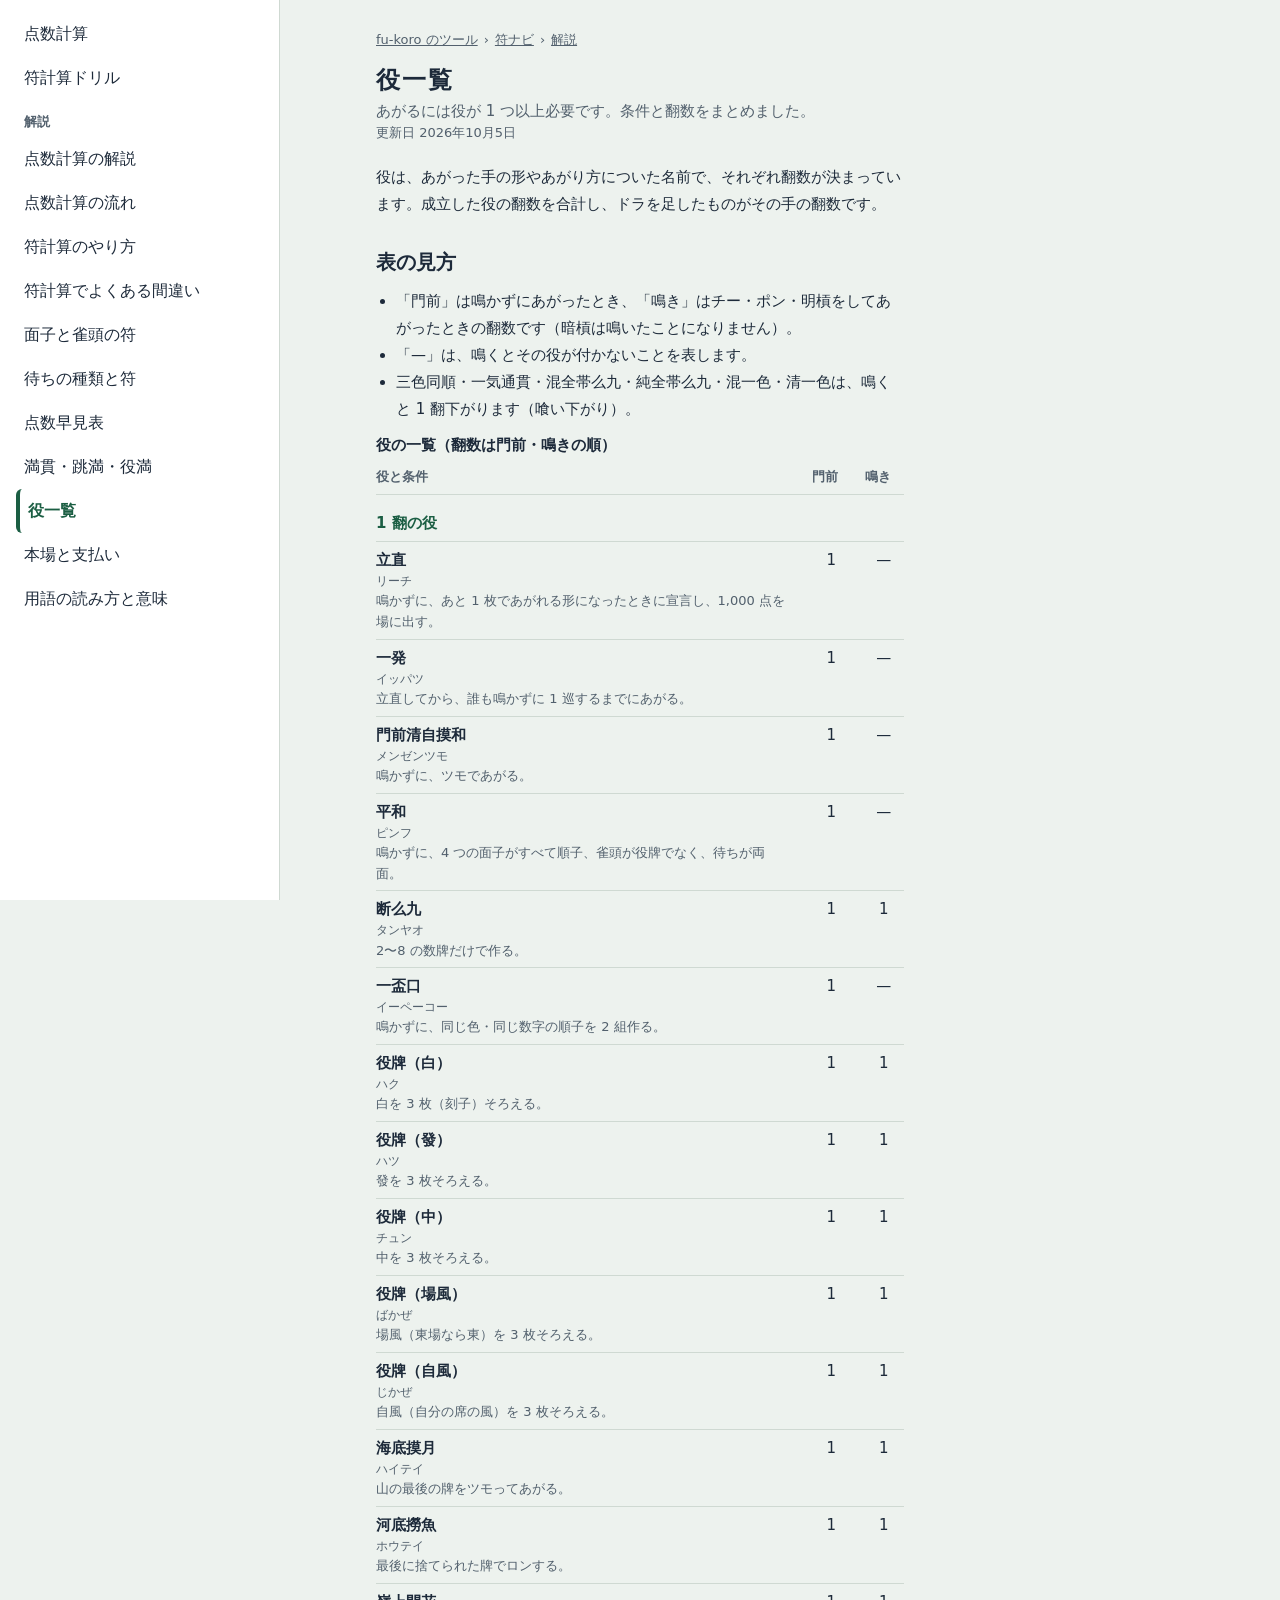
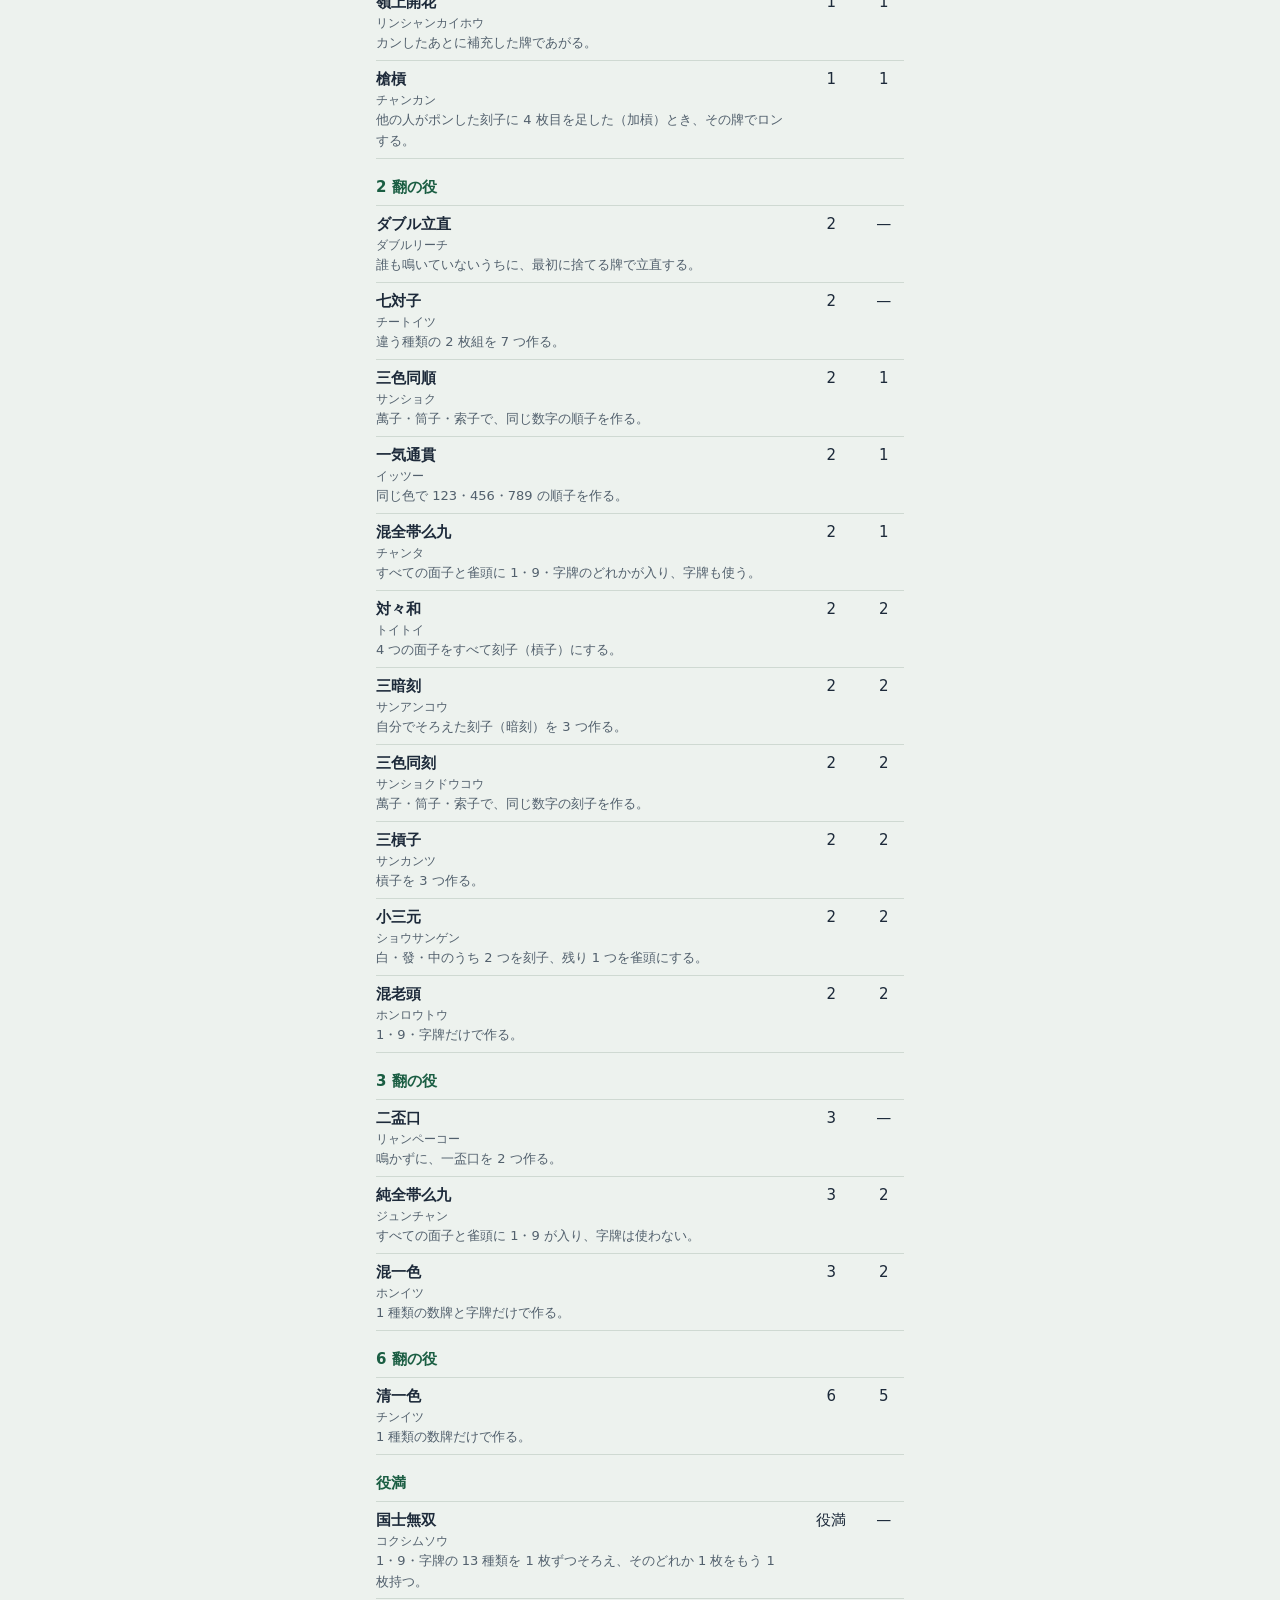
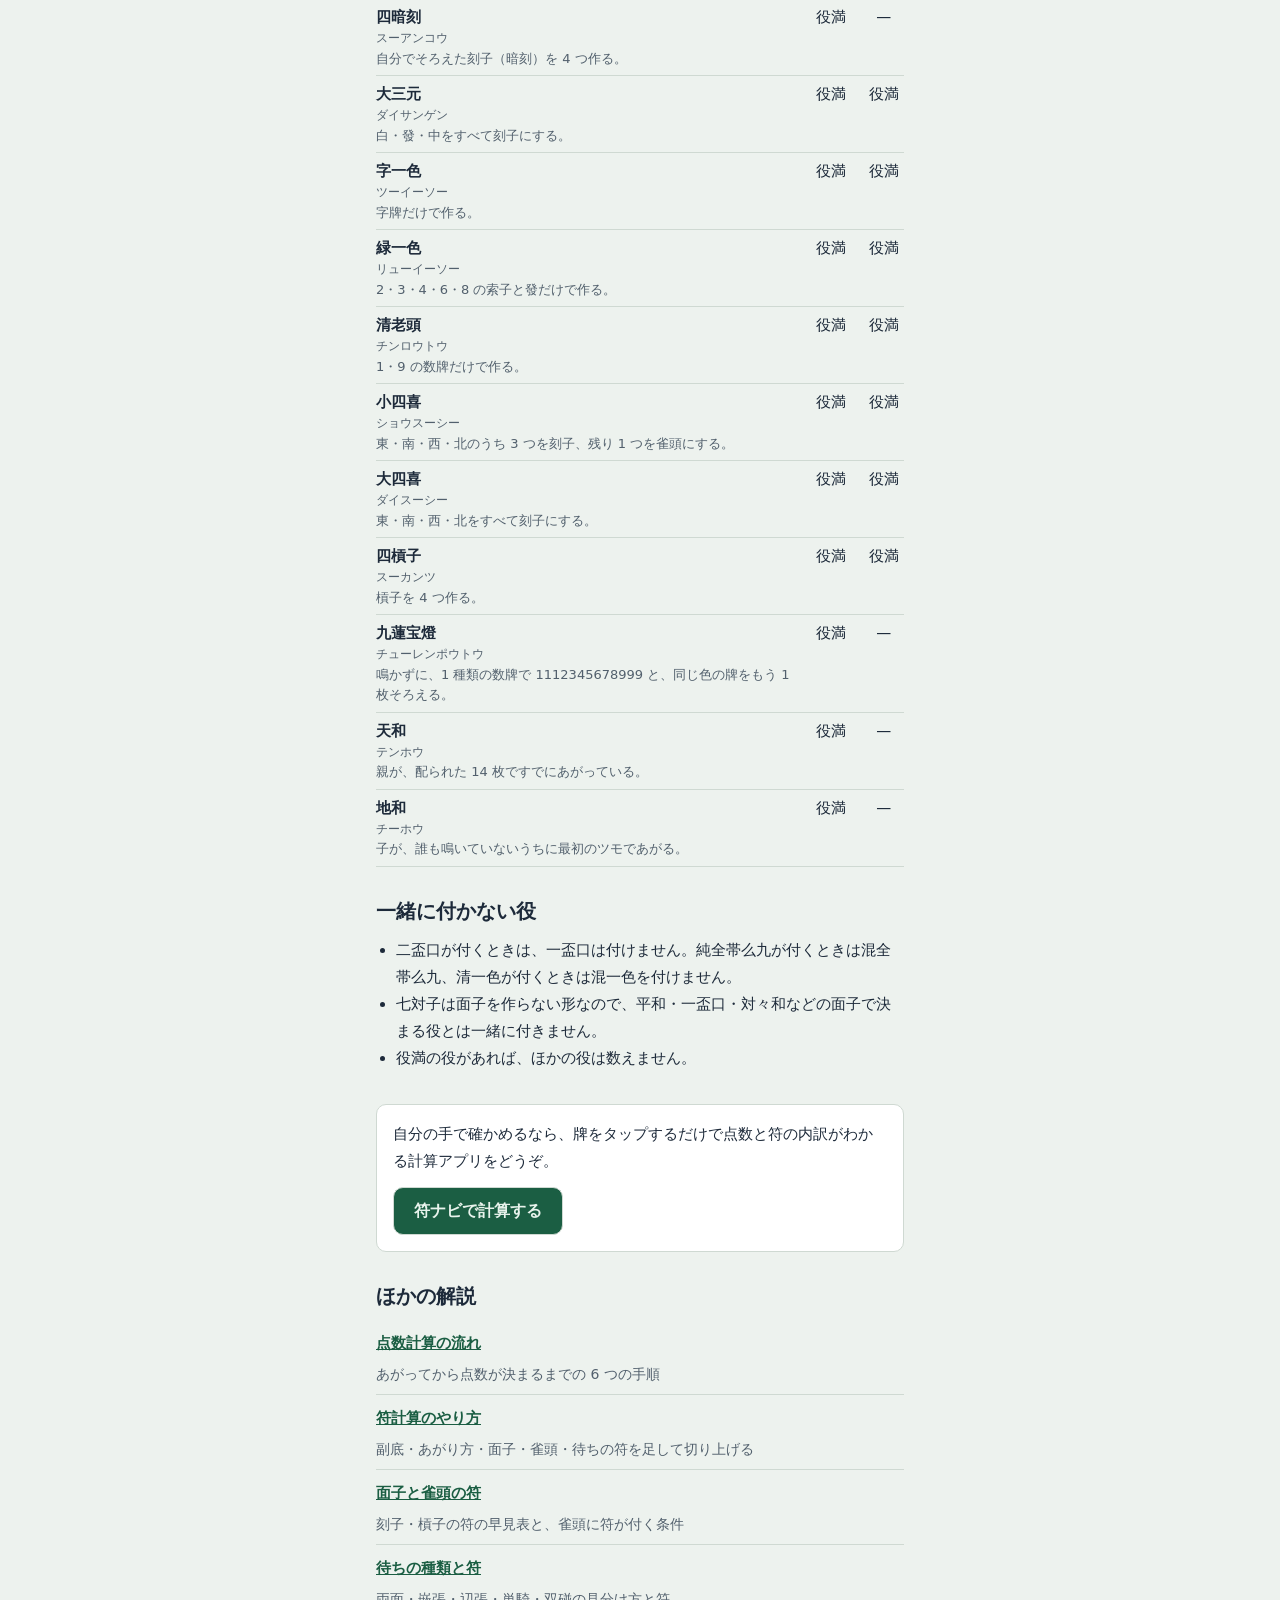
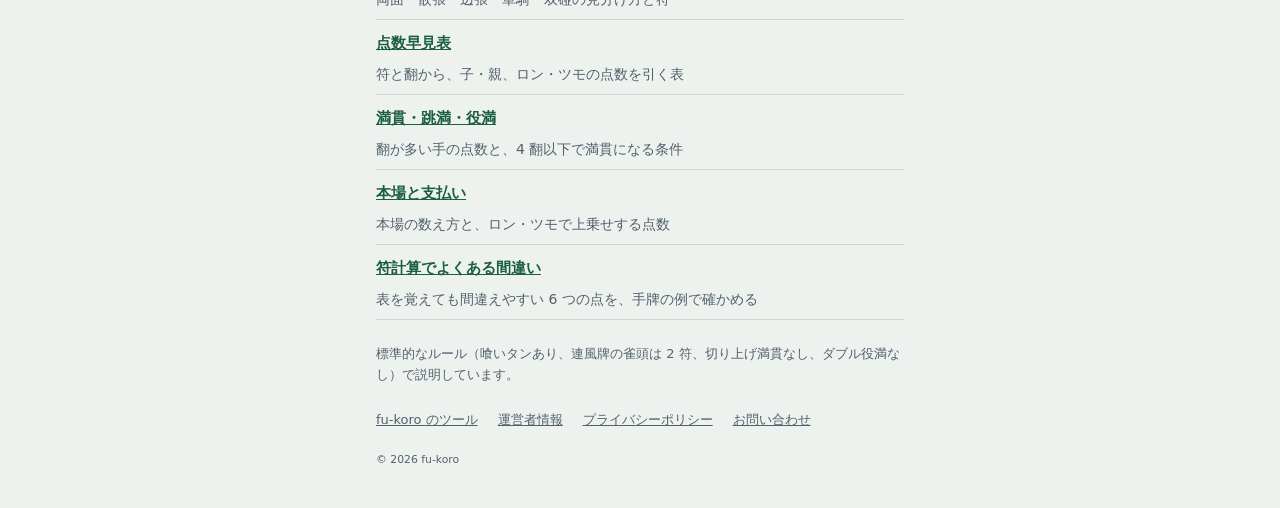
<file: guide/yaku/index.html>
<!doctype html>
<html lang="ja">
<head>
  <meta charset="utf-8">
  <meta name="viewport" content="width=device-width, initial-scale=1">
  <title>役一覧｜麻雀の点数計算 符ナビ</title>
  <meta name="description" content="麻雀の役一覧。立直・平和・断么九などの 1 翻役から役満まで、すべての役の条件と、鳴かないとき・鳴いたときの翻数をまとめました。鳴くと翻数が下がる役や、鳴くと付かない役もわかります。">
  <meta name="theme-color" content="#1b5e43">
  <link rel="canonical" href="https://fu-koro.com/mahjong-fu-calculator/guide/yaku/">
  <link rel="icon" href="/favicon.svg" type="image/svg+xml">
  <link rel="icon" href="/favicon-48.png" sizes="48x48" type="image/png">
  <link rel="apple-touch-icon" href="/apple-touch-icon.png">
  <meta property="og:title" content="役一覧｜麻雀の点数計算 符ナビ">
  <meta property="og:description" content="麻雀の役一覧。立直・平和・断么九などの 1 翻役から役満まで、すべての役の条件と、鳴かないとき・鳴いたときの翻数をまとめました。鳴くと翻数が下がる役や、鳴くと付かない役もわかります。">
  <meta property="og:url" content="https://fu-koro.com/mahjong-fu-calculator/guide/yaku/">
  <meta property="og:type" content="article">
  <meta property="og:image" content="https://fu-koro.com/mahjong-fu-calculator/ogp.png">
  <meta property="og:site_name" content="fu-koro のツール">
  <meta property="og:locale" content="ja_JP">
  <meta name="twitter:card" content="summary_large_image">
  <script id="adsbygoogle-script" async src="https://pagead2.googlesyndication.com/pagead/js/adsbygoogle.js?client=ca-pub-4953398950283499" crossorigin="anonymous"></script>
  <script type="application/ld+json">
  {
    "@context": "https://schema.org",
    "@type": "Article",
    "headline": "役一覧",
    "description": "麻雀の役一覧。立直・平和・断么九などの 1 翻役から役満まで、すべての役の条件と、鳴かないとき・鳴いたときの翻数をまとめました。鳴くと翻数が下がる役や、鳴くと付かない役もわかります。",
    "mainEntityOfPage": "https://fu-koro.com/mahjong-fu-calculator/guide/yaku/",
    "inLanguage": "ja",
    "image": "https://fu-koro.com/mahjong-fu-calculator/ogp.png",
    "datePublished": "2026-09-27",
    "dateModified": "2026-10-05",
    "author": {
      "@type": "Person",
      "name": "fu-koro",
      "url": "https://fu-koro.com/about/"
    }
  }
  </script>
  <script type="application/ld+json">
  {
    "@context": "https://schema.org",
    "@type": "BreadcrumbList",
    "itemListElement": [
      {
        "@type": "ListItem",
        "position": 1,
        "name": "fu-koro のツール",
        "item": "https://fu-koro.com/"
      },
      {
        "@type": "ListItem",
        "position": 2,
        "name": "符ナビ",
        "item": "https://fu-koro.com/mahjong-fu-calculator/"
      },
      {
        "@type": "ListItem",
        "position": 3,
        "name": "解説",
        "item": "https://fu-koro.com/mahjong-fu-calculator/guide/"
      },
      {
        "@type": "ListItem",
        "position": 4,
        "name": "役一覧",
        "item": "https://fu-koro.com/mahjong-fu-calculator/guide/yaku/"
      }
    ]
  }
  </script>
  <link rel="stylesheet" href="../../styles.css?v=e326056de0">
  <script defer src="https://cloud.umami.is/script.js" data-website-id="b9d581f3-f758-4d59-aff1-66523ba27ad9" data-exclude-hash="true"></script>
</head>
<body>
  <header class="site-header">
    <button class="menu-button" type="button" popovertarget="site-menu" aria-label="メニューを開く">☰</button><nav class="site-menu" id="site-menu" popover aria-label="符ナビのページ"><button class="menu-close" type="button" popovertarget="site-menu" popovertargetaction="hide" aria-label="メニューを閉じる">✕</button><ul><li><a href="../../">点数計算</a></li><li><a href="../../#drill">符計算ドリル</a></li></ul><p class="site-menu-heading">解説</p><ul><li><a href="../../guide/">点数計算の解説</a></li><li><a href="../../guide/flow/">点数計算の流れ</a></li><li><a href="../../guide/fu/">符計算のやり方</a></li><li><a href="../../guide/fu-mistakes/">符計算でよくある間違い</a></li><li><a href="../../guide/meld-fu/">面子と雀頭の符</a></li><li><a href="../../guide/wait-fu/">待ちの種類と符</a></li><li><a href="../../guide/score-table/">点数早見表</a></li><li><a href="../../guide/limits/">満貫・跳満・役満</a></li><li><a href="../../guide/yaku/" aria-current="page">役一覧</a></li><li><a href="../../guide/honba/">本場と支払い</a></li><li><a href="../../terms/">用語の読み方と意味</a></li></ul></nav>
    <nav class="breadcrumb" aria-label="現在地">
      <ol>
        <li><a href="/">fu-koro のツール</a></li>
        <li><a href="../../" data-umami-event="guide-to-app-breadcrumb">符ナビ</a></li>
        <li><a href="../">解説</a></li>
      </ol>
    </nav>
    <h1 class="site-title">役一覧</h1>
    <p class="site-lead">あがるには役が 1 つ以上必要です。条件と翻数をまとめました。</p>
    <p class="page-date">更新日 <time datetime="2026-10-05">2026年10月5日</time></p>
  </header>

  <main>
    <article class="guide guide-page">
      <p>役は、あがった手の形やあがり方についた名前で、それぞれ翻数が決まっています。成立した役の翻数を合計し、ドラを足したものがその手の翻数です。</p>

      <h2>表の見方</h2>
      <ul>
        <li>「門前」は鳴かずにあがったとき、「鳴き」はチー・ポン・明槓をしてあがったときの翻数です（暗槓は鳴いたことになりません）。</li>
        <li>「—」は、鳴くとその役が付かないことを表します。</li>
        <li>三色同順・一気通貫・混全帯么九・純全帯么九・混一色・清一色は、鳴くと 1 翻下がります（喰い下がり）。</li>
      </ul>

      <table class="guide-table is-text yaku-table" data-table="yaku">
        <caption>役の一覧（翻数は門前・鳴きの順）</caption>
        <thead>
          <tr><th scope="col">役と条件</th><th scope="col">門前</th><th scope="col">鳴き</th></tr>
        </thead>
        <tbody>
          <tr class="row-group"><th scope="rowgroup" colspan="3">1 翻の役</th></tr>
          <tr data-yaku="riichi"><th scope="row">立直<span class="reading">リーチ</span><span class="row-note">鳴かずに、あと 1 枚であがれる形になったときに宣言し、1,000 点を場に出す。</span></th><td>1</td><td>—</td></tr>
          <tr data-yaku="ippatsu"><th scope="row">一発<span class="reading">イッパツ</span><span class="row-note">立直してから、誰も鳴かずに 1 巡するまでにあがる。</span></th><td>1</td><td>—</td></tr>
          <tr data-yaku="menzenTsumo"><th scope="row">門前清自摸和<span class="reading">メンゼンツモ</span><span class="row-note">鳴かずに、ツモであがる。</span></th><td>1</td><td>—</td></tr>
          <tr data-yaku="pinfu"><th scope="row">平和<span class="reading">ピンフ</span><span class="row-note">鳴かずに、4 つの面子がすべて順子、雀頭が役牌でなく、待ちが両面。</span></th><td>1</td><td>—</td></tr>
          <tr data-yaku="tanyao"><th scope="row">断么九<span class="reading">タンヤオ</span><span class="row-note">2〜8 の数牌だけで作る。</span></th><td>1</td><td>1</td></tr>
          <tr data-yaku="iipeikou"><th scope="row">一盃口<span class="reading">イーペーコー</span><span class="row-note">鳴かずに、同じ色・同じ数字の順子を 2 組作る。</span></th><td>1</td><td>—</td></tr>
          <tr data-yaku="haku"><th scope="row">役牌（白）<span class="reading">ハク</span><span class="row-note">白を 3 枚（刻子）そろえる。</span></th><td>1</td><td>1</td></tr>
          <tr data-yaku="hatsu"><th scope="row">役牌（發）<span class="reading">ハツ</span><span class="row-note">發を 3 枚そろえる。</span></th><td>1</td><td>1</td></tr>
          <tr data-yaku="chun"><th scope="row">役牌（中）<span class="reading">チュン</span><span class="row-note">中を 3 枚そろえる。</span></th><td>1</td><td>1</td></tr>
          <tr data-yaku="roundWind"><th scope="row">役牌（場風）<span class="reading">ばかぜ</span><span class="row-note">場風（東場なら東）を 3 枚そろえる。</span></th><td>1</td><td>1</td></tr>
          <tr data-yaku="seatWind"><th scope="row">役牌（自風）<span class="reading">じかぜ</span><span class="row-note">自風（自分の席の風）を 3 枚そろえる。</span></th><td>1</td><td>1</td></tr>
          <tr data-yaku="haitei"><th scope="row">海底摸月<span class="reading">ハイテイ</span><span class="row-note">山の最後の牌をツモってあがる。</span></th><td>1</td><td>1</td></tr>
          <tr data-yaku="houtei"><th scope="row">河底撈魚<span class="reading">ホウテイ</span><span class="row-note">最後に捨てられた牌でロンする。</span></th><td>1</td><td>1</td></tr>
          <tr data-yaku="rinshan"><th scope="row">嶺上開花<span class="reading">リンシャンカイホウ</span><span class="row-note">カンしたあとに補充した牌であがる。</span></th><td>1</td><td>1</td></tr>
          <tr data-yaku="chankan"><th scope="row">槍槓<span class="reading">チャンカン</span><span class="row-note">他の人がポンした刻子に 4 枚目を足した（加槓）とき、その牌でロンする。</span></th><td>1</td><td>1</td></tr>
          <tr class="row-group"><th scope="rowgroup" colspan="3">2 翻の役</th></tr>
          <tr data-yaku="doubleRiichi"><th scope="row">ダブル立直<span class="reading">ダブルリーチ</span><span class="row-note">誰も鳴いていないうちに、最初に捨てる牌で立直する。</span></th><td>2</td><td>—</td></tr>
          <tr data-yaku="sevenPairs"><th scope="row">七対子<span class="reading">チートイツ</span><span class="row-note">違う種類の 2 枚組を 7 つ作る。</span></th><td>2</td><td>—</td></tr>
          <tr data-yaku="sanshoku"><th scope="row">三色同順<span class="reading">サンショク</span><span class="row-note">萬子・筒子・索子で、同じ数字の順子を作る。</span></th><td>2</td><td>1</td></tr>
          <tr data-yaku="ittsu"><th scope="row">一気通貫<span class="reading">イッツー</span><span class="row-note">同じ色で 123・456・789 の順子を作る。</span></th><td>2</td><td>1</td></tr>
          <tr data-yaku="chanta"><th scope="row">混全帯么九<span class="reading">チャンタ</span><span class="row-note">すべての面子と雀頭に 1・9・字牌のどれかが入り、字牌も使う。</span></th><td>2</td><td>1</td></tr>
          <tr data-yaku="toitoi"><th scope="row">対々和<span class="reading">トイトイ</span><span class="row-note">4 つの面子をすべて刻子（槓子）にする。</span></th><td>2</td><td>2</td></tr>
          <tr data-yaku="sanankou"><th scope="row">三暗刻<span class="reading">サンアンコウ</span><span class="row-note">自分でそろえた刻子（暗刻）を 3 つ作る。</span></th><td>2</td><td>2</td></tr>
          <tr data-yaku="sanshokuDoukou"><th scope="row">三色同刻<span class="reading">サンショクドウコウ</span><span class="row-note">萬子・筒子・索子で、同じ数字の刻子を作る。</span></th><td>2</td><td>2</td></tr>
          <tr data-yaku="sankantsu"><th scope="row">三槓子<span class="reading">サンカンツ</span><span class="row-note">槓子を 3 つ作る。</span></th><td>2</td><td>2</td></tr>
          <tr data-yaku="shousangen"><th scope="row">小三元<span class="reading">ショウサンゲン</span><span class="row-note">白・發・中のうち 2 つを刻子、残り 1 つを雀頭にする。</span></th><td>2</td><td>2</td></tr>
          <tr data-yaku="honroutou"><th scope="row">混老頭<span class="reading">ホンロウトウ</span><span class="row-note">1・9・字牌だけで作る。</span></th><td>2</td><td>2</td></tr>
          <tr class="row-group"><th scope="rowgroup" colspan="3">3 翻の役</th></tr>
          <tr data-yaku="ryanpeikou"><th scope="row">二盃口<span class="reading">リャンペーコー</span><span class="row-note">鳴かずに、一盃口を 2 つ作る。</span></th><td>3</td><td>—</td></tr>
          <tr data-yaku="junchan"><th scope="row">純全帯么九<span class="reading">ジュンチャン</span><span class="row-note">すべての面子と雀頭に 1・9 が入り、字牌は使わない。</span></th><td>3</td><td>2</td></tr>
          <tr data-yaku="honitsu"><th scope="row">混一色<span class="reading">ホンイツ</span><span class="row-note">1 種類の数牌と字牌だけで作る。</span></th><td>3</td><td>2</td></tr>
          <tr class="row-group"><th scope="rowgroup" colspan="3">6 翻の役</th></tr>
          <tr data-yaku="chinitsu"><th scope="row">清一色<span class="reading">チンイツ</span><span class="row-note">1 種類の数牌だけで作る。</span></th><td>6</td><td>5</td></tr>
          <tr class="row-group"><th scope="rowgroup" colspan="3">役満</th></tr>
          <tr data-yaku="kokushi"><th scope="row">国士無双<span class="reading">コクシムソウ</span><span class="row-note">1・9・字牌の 13 種類を 1 枚ずつそろえ、そのどれか 1 枚をもう 1 枚持つ。</span></th><td>役満</td><td>—</td></tr>
          <tr data-yaku="suuankou"><th scope="row">四暗刻<span class="reading">スーアンコウ</span><span class="row-note">自分でそろえた刻子（暗刻）を 4 つ作る。</span></th><td>役満</td><td>—</td></tr>
          <tr data-yaku="daisangen"><th scope="row">大三元<span class="reading">ダイサンゲン</span><span class="row-note">白・發・中をすべて刻子にする。</span></th><td>役満</td><td>役満</td></tr>
          <tr data-yaku="tsuuiisou"><th scope="row">字一色<span class="reading">ツーイーソー</span><span class="row-note">字牌だけで作る。</span></th><td>役満</td><td>役満</td></tr>
          <tr data-yaku="ryuuiisou"><th scope="row">緑一色<span class="reading">リューイーソー</span><span class="row-note">2・3・4・6・8 の索子と發だけで作る。</span></th><td>役満</td><td>役満</td></tr>
          <tr data-yaku="chinroutou"><th scope="row">清老頭<span class="reading">チンロウトウ</span><span class="row-note">1・9 の数牌だけで作る。</span></th><td>役満</td><td>役満</td></tr>
          <tr data-yaku="shousuushii"><th scope="row">小四喜<span class="reading">ショウスーシー</span><span class="row-note">東・南・西・北のうち 3 つを刻子、残り 1 つを雀頭にする。</span></th><td>役満</td><td>役満</td></tr>
          <tr data-yaku="daisuushii"><th scope="row">大四喜<span class="reading">ダイスーシー</span><span class="row-note">東・南・西・北をすべて刻子にする。</span></th><td>役満</td><td>役満</td></tr>
          <tr data-yaku="suukantsu"><th scope="row">四槓子<span class="reading">スーカンツ</span><span class="row-note">槓子を 4 つ作る。</span></th><td>役満</td><td>役満</td></tr>
          <tr data-yaku="chuuren"><th scope="row">九蓮宝燈<span class="reading">チューレンポウトウ</span><span class="row-note">鳴かずに、1 種類の数牌で 1112345678999 と、同じ色の牌をもう 1 枚そろえる。</span></th><td>役満</td><td>—</td></tr>
          <tr data-yaku="tenhou"><th scope="row">天和<span class="reading">テンホウ</span><span class="row-note">親が、配られた 14 枚ですでにあがっている。</span></th><td>役満</td><td>—</td></tr>
          <tr data-yaku="chiihou"><th scope="row">地和<span class="reading">チーホウ</span><span class="row-note">子が、誰も鳴いていないうちに最初のツモであがる。</span></th><td>役満</td><td>—</td></tr>
        </tbody>
      </table>

      <h2>一緒に付かない役</h2>
      <ul>
        <li>二盃口が付くときは、一盃口は付けません。純全帯么九が付くときは混全帯么九、清一色が付くときは混一色を付けません。</li>
        <li>七対子は面子を作らない形なので、平和・一盃口・対々和などの面子で決まる役とは一緒に付きません。</li>
        <li>役満の役があれば、ほかの役は数えません。</li>
      </ul>
      <aside class="guide-cta">
        <p>自分の手で確かめるなら、牌をタップするだけで点数と符の内訳がわかる計算アプリをどうぞ。</p>
        <a class="button" href="../../" data-umami-event="guide-to-app">符ナビで計算する</a>
      </aside>

      <h2>ほかの解説</h2>
      <ul class="guide-links">
        <li><a href="../flow/">点数計算の流れ</a><span>あがってから点数が決まるまでの 6 つの手順</span></li>
        <li><a href="../fu/">符計算のやり方</a><span>副底・あがり方・面子・雀頭・待ちの符を足して切り上げる</span></li>
        <li><a href="../meld-fu/">面子と雀頭の符</a><span>刻子・槓子の符の早見表と、雀頭に符が付く条件</span></li>
        <li><a href="../wait-fu/">待ちの種類と符</a><span>両面・嵌張・辺張・単騎・双碰の見分け方と符</span></li>
        <li><a href="../score-table/">点数早見表</a><span>符と翻から、子・親、ロン・ツモの点数を引く表</span></li>
        <li><a href="../limits/">満貫・跳満・役満</a><span>翻が多い手の点数と、4 翻以下で満貫になる条件</span></li>
        <li><a href="../honba/">本場と支払い</a><span>本場の数え方と、ロン・ツモで上乗せする点数</span></li>
        <li><a href="../fu-mistakes/">符計算でよくある間違い</a><span>表を覚えても間違えやすい 6 つの点を、手牌の例で確かめる</span></li>
      </ul>
    </article>
  </main>

  <footer class="site-footer">
    <p>標準的なルール（喰いタンあり、連風牌の雀頭は 2 符、切り上げ満貫なし、ダブル役満なし）で説明しています。</p>
    <ul class="footer-links">
      <li><a href="/">fu-koro のツール</a></li>
      <li><a href="/about/">運営者情報</a></li>
      <li><a href="/privacy/">プライバシーポリシー</a></li>
      <li><a href="/contact/">お問い合わせ</a></li>
    </ul>
    <small>© 2026 fu-koro</small>
  </footer>
</body>
</html>
</file>
<file: styles.css>
/* ---------- トークン ---------- */
:root {
  color-scheme: light;

  --paper: #edf2ee;
  --surface: #ffffff;
  --ink: #1d2a3a;
  --ink-soft: #52606d;
  --line: #cfd9d2;

  /* 雀卓のフェルト */
  --felt: #1b5e43;
  --felt-deep: #12452f;
  --felt-ink: #e8f3ec;

  /* 牌 */
  --tile-face: #fbf8ef;
  --tile-edge: #cdc3aa;
  --tile-back: #dfa637;

  --shu: #c0392b;
  --focus: #dfa637;

  --font-ui: system-ui, -apple-system, "Hiragino Sans", "Noto Sans JP", "Yu Gothic UI", sans-serif;
  --font-tile: "Hiragino Mincho ProN", "Yu Mincho", "Noto Serif JP", serif;

  --gutter: 16px;
  --radius: 10px;
}

/* ---------- 基本 ---------- */
*,
*::before,
*::after {
  box-sizing: border-box;
}

body {
  margin: 0;
  background: var(--paper);
  color: var(--ink);
  font-family: var(--font-ui);
  font-size: 16px;
  line-height: 1.6;
  -webkit-text-size-adjust: 100%;
}

main,
.site-header,
.site-footer {
  max-width: 560px;
  margin-inline: auto;
}

h1,
h2,
h3,
p {
  margin: 0;
}

button {
  font: inherit;
  color: inherit;
}

:focus-visible {
  outline: 3px solid var(--focus);
  outline-offset: 2px;
}

/* ---------- ヘッダー ---------- */
.site-header {
  padding: 20px var(--gutter) 12px;
}

.site-title {
  font-family: var(--font-tile);
  font-size: 1.5rem;
  letter-spacing: 0.08em;
}

.site-lead {
  color: var(--ink-soft);
  font-size: 0.9375rem;
}

/* H1 の中で、アプリが何かを名前の上に小さく添える */
.site-kicker {
  display: block;
  font-family: var(--font-ui);
  font-size: 0.8125rem;
  font-weight: 700;
  letter-spacing: 0;
  color: var(--felt);
}

.page-date {
  color: var(--ink-soft);
  font-size: 0.8125rem;
}

/* ---------- メニュー（ADR 0033） ---------- */
/* スマホでは ☰ で左から開き、幅の広い画面では左に常時表示する */
.menu-button,
.menu-close {
  min-width: 44px;
  min-height: 44px;
  padding: 0;
  border: 1px solid var(--line);
  border-radius: var(--radius);
  background: var(--surface);
  font-size: 1.25rem;
  line-height: 1;
  cursor: pointer;
}

.menu-button {
  margin-bottom: 8px;
}

.site-menu {
  inset: 0 auto 0 0;
  width: min(80vw, 280px);
  height: 100%;
  max-height: none;
  margin: 0;
  padding: 12px var(--gutter) 24px;
  border: 0;
  border-right: 1px solid var(--line);
  background: var(--surface);
  color: var(--ink);
  overflow-y: auto;
}

.site-menu::backdrop {
  background: rgb(0 0 0 / 0.4);
}

.site-menu .menu-close {
  display: block;
  margin: 0 0 8px auto;
}

.site-menu ul {
  margin: 0 0 12px;
  padding: 0;
  list-style: none;
}

.site-menu a {
  display: flex;
  align-items: center;
  min-height: 44px;
  padding: 0 8px;
  border-radius: 6px;
  color: var(--ink);
  text-decoration: none;
}

.site-menu a:hover {
  background: var(--paper);
}

/* 今いるページは色だけでなく太字と左の線でも示す */
.site-menu a[aria-current="page"] {
  border-left: 4px solid var(--felt);
  color: var(--felt);
  font-weight: 700;
}

.site-menu-heading {
  margin: 4px 8px;
  color: var(--ink-soft);
  font-size: 0.8125rem;
  font-weight: 700;
}

/* 本文（最大 560px）の左の余白にメニューが収まる幅から、常時表示にする */
@media (min-width: 960px) {
  .menu-button,
  .site-menu .menu-close {
    display: none;
  }

  .site-menu {
    display: block;
    position: fixed;
    width: calc((100vw - 560px) / 2 - 16px);
    max-width: 280px;
  }
}

/* 解説の一覧への入口。タップ領域を 44px 確保する */
.site-nav a {
  display: inline-flex;
  align-items: center;
  min-height: 44px;
  font-size: 0.9375rem;
}

/* ---------- 牌 ---------- */
.tile {
  display: inline-block;
  padding: 0;
  border: 0;
  border-radius: 6px;
  background: none;
  line-height: 0;
  /* 牌の背（厚み）を下側の影で表す */
  box-shadow:
    0 3px 0 var(--tile-back),
    0 5px 6px rgb(0 0 0 / 0.22);
  -webkit-tap-highlight-color: transparent;
}

.tile svg {
  display: block;
  width: 100%;
  height: auto;
}

.tile svg .tile-face {
  fill: var(--tile-face);
  stroke: var(--tile-edge);
  stroke-width: 1;
}

button.tile {
  cursor: pointer;
  transition: transform 120ms ease-out;
}

button.tile:active:not(:disabled) {
  transform: translateY(2px);
}

button.tile:disabled {
  cursor: not-allowed;
  opacity: 0.3;
  box-shadow: 0 2px 0 var(--tile-edge);
}

/* ---------- 手牌（フェルトの卓） ---------- */
.table {
  margin-bottom: 12px;
  padding: 16px var(--gutter) 20px;
  background:
    radial-gradient(120% 90% at 50% 0%, rgb(255 255 255 / 0.08), transparent 60%),
    var(--felt);
  color: var(--felt-ink);
}

@media (min-width: 560px) {
  .table {
    border-radius: var(--radius);
  }
}

.hand-head {
  display: flex;
  align-items: baseline;
  justify-content: space-between;
  gap: 12px;
  margin-bottom: 12px;
}

.hand-title {
  font-size: 1rem;
}

.hand-status {
  font-size: 0.9375rem;
}

/* 牌を足して 2 列目に入っても下の牌パレットがずれないよう、最初から 2 列分（牌 3:4 ×2 ＋行間＋和了牌ラベル）の高さを取る。
   14 枚はどの画面幅でも 2 列に収まる */
.table {
  --hand-tile: clamp(36px, 11.2vw, 44px);
  --hand-row-gap: 8px;
  --hand-label: 30px;
}

.hand-empty,
.hand-tiles {
  min-height: calc(var(--hand-tile) * 8 / 3 + var(--hand-row-gap) + var(--hand-label));
}

.hand-empty {
  padding: 20px 0 8px;
  color: var(--felt-ink);
  opacity: 0.85;
}

.hand-tiles {
  display: flex;
  flex-wrap: wrap;
  align-items: flex-start;
  align-content: flex-start;
  gap: var(--hand-row-gap) 3px;
  margin: 0;
  padding: 0;
  list-style: none;
}

.hand-tiles li {
  display: flex; /* 行の高さ分の余白を出さず、牌の高さちょうどにする */
}

.hand-tiles .tile {
  width: var(--hand-tile);
}

.hand-tiles .tile[aria-pressed="true"] {
  transform: translateY(-8px);
  outline: 3px solid var(--focus);
  outline-offset: 1px;
}

/* 和了牌は少し離して置き、ラベルは幅を取らないよう牌の下に重ねる */
.hand-winning {
  position: relative;
  margin: 0 0 var(--hand-label) 11px;
}

.hand-winning .tile {
  box-shadow:
    0 3px 0 var(--tile-back),
    0 0 0 3px var(--shu),
    0 6px 8px rgb(0 0 0 / 0.3);
}

.hand-winning-label {
  position: absolute;
  top: calc(100% + 2px);
  left: 50%;
  transform: translateX(-50%);
  display: inline-flex;
  align-items: center;
  white-space: nowrap;
  font-size: 0.8125rem;
  font-weight: 700;
}

.tile-actions {
  display: flex;
  flex-wrap: wrap;
  align-items: center;
  gap: 8px;
  margin-top: 16px;
  padding: 10px 12px;
  border-radius: var(--radius);
  background: var(--felt-deep);
}

.tile-actions-name {
  margin-right: auto;
  font-weight: 700;
}

.tile-actions .button {
  padding: 0 12px;
}

.hand-melds {
  display: flex;
  flex-wrap: wrap;
  gap: 10px;
  margin: 16px 0 0;
  padding: 0;
  list-style: none;
}

.meld {
  display: flex;
  align-items: center;
  gap: 6px;
  padding: 6px 4px 6px 10px;
  border-radius: var(--radius);
  background: var(--felt-deep);
}

.meld-kind {
  font-size: 0.8125rem;
  font-weight: 700;
}

.meld-tiles {
  display: flex;
  gap: 2px;
}

.meld-tiles .tile {
  width: 28px;
}

.meld-red {
  min-width: 44px;
  min-height: 36px;
  border: 1px solid rgb(255 255 255 / 0.35);
  border-radius: 999px;
  background: transparent;
  color: var(--felt-ink);
  font-size: 0.8125rem;
  font-weight: 700;
  cursor: pointer;
}

.meld-red[aria-pressed="true"] {
  border-color: var(--shu);
  background: var(--shu);
  color: #fff;
}

.meld-remove {
  width: 44px;
  height: 44px;
  border: 0;
  border-radius: 50%;
  background: none;
  color: var(--felt-ink);
  font-size: 1.25rem;
  cursor: pointer;
}

/* ---------- 共通パネル ---------- */
.panel {
  margin: 0 var(--gutter) 12px;
  padding: 16px;
  border: 1px solid var(--line);
  border-radius: var(--radius);
  background: var(--surface);
}

.section-title {
  margin-bottom: 8px;
  font-size: 1rem;
}

.button {
  min-height: 44px;
  padding: 0 16px;
  border: 1px solid var(--line);
  border-radius: 999px;
  background: var(--surface);
  color: var(--ink);
  font-weight: 600;
  cursor: pointer;
}

.button:disabled {
  opacity: 0.45;
  cursor: not-allowed;
}

.button-quiet {
  border-color: transparent;
  background: transparent;
}

.table .button {
  border-color: rgb(255 255 255 / 0.25);
  background: rgb(255 255 255 / 0.1);
  color: var(--felt-ink);
}

.table .button-quiet {
  border-color: transparent;
  background: transparent;
}

/* ---------- 牌パレット ---------- */
.calls {
  margin-bottom: 14px;
}

.calls-label {
  display: flex;
  align-items: center;
  font-size: 0.875rem;
  color: var(--ink-soft);
}

.calls-buttons {
  display: grid;
  grid-template-columns: repeat(4, 1fr);
  gap: 6px;
}

.call-button {
  min-height: 44px;
  border: 1px solid var(--line);
  border-radius: 8px;
  background: var(--paper);
  font-weight: 700;
  cursor: pointer;
}

.call-button[aria-pressed="true"] {
  border-color: var(--felt);
  background: var(--felt);
  color: var(--felt-ink);
}

.call-hint:not(:empty) {
  display: flex;
  flex-wrap: wrap;
  align-items: center;
  margin-top: 10px;
  padding: 8px 4px 8px 12px;
  border-left: 4px solid var(--felt);
  background: var(--paper);
  font-size: 0.9375rem;
  font-weight: 600;
}

.call-hint .button {
  margin-left: auto;
}

.palette {
  display: grid;
  gap: 10px;
  padding: 4px 0;
}

.palette-row {
  display: grid;
  grid-template-columns: repeat(9, minmax(0, 1fr));
  gap: 4px;
}

.palette-row-label {
  grid-column: span 6;
  display: inline-flex;
  align-items: center;
  padding-left: 8px;
  font-size: 0.875rem;
  color: var(--ink-soft);
}

#palette.is-calling .palette {
  border-radius: 8px;
  outline: 2px dashed var(--felt);
  outline-offset: 6px;
}

.palette-tools {
  display: flex;
  justify-content: flex-end;
  gap: 8px;
  margin-top: 16px;
}

/* ---------- 条件 ---------- */
.field {
  margin: 0;
  padding: 10px 0;
  border: 0;
}

.field + .field {
  border-top: 1px solid var(--line);
}

/* legend は fieldset の枠の上に重なって描かれるので、float で通常の要素として並べる */
legend.field-label {
  float: left;
  width: 100%;
  margin-bottom: 4px;
}

legend.field-label + * {
  clear: both;
}

.field-label {
  display: flex;
  align-items: center;
  padding: 0;
  font-size: 0.875rem;
  font-weight: 700;
  color: var(--ink-soft);
}

.segmented {
  display: flex;
  flex-wrap: wrap;
  gap: 6px;
}

.segment {
  display: inline-flex;
  align-items: center;
}

.segment label {
  position: relative;
  cursor: pointer;
}

.segment input {
  position: absolute;
  opacity: 0;
  width: 1px;
  height: 1px;
}

.segment-text {
  display: inline-grid;
  place-items: center;
  min-width: 56px;
  min-height: 44px;
  padding: 0 14px;
  border: 1px solid var(--line);
  border-radius: 8px;
  background: var(--paper);
  font-weight: 700;
}

.segment input:checked + .segment-text {
  border-color: var(--felt);
  background: var(--felt);
  color: var(--felt-ink);
}

.segment input:focus-visible + .segment-text {
  outline: 3px solid var(--focus);
  outline-offset: 2px;
}

.dealer {
  display: inline-flex;
  align-items: center;
  margin-top: 4px;
  font-size: 0.875rem;
  color: var(--ink-soft);
}

/* 本場の増減 */
.stepper {
  display: inline-flex;
  align-items: center;
  gap: 6px;
}

.stepper-button {
  min-width: 44px;
  min-height: 44px;
  border: 1px solid var(--line);
  border-radius: 8px;
  background: var(--paper);
  color: var(--ink);
  font: inherit;
  font-size: 1.25rem;
  font-weight: 700;
  cursor: pointer;
}

.stepper-button:disabled {
  opacity: 0.4;
  cursor: default;
}

.stepper-value {
  min-width: 4.5em;
  text-align: center;
  font-weight: 700;
}

/* 状況役のチェックボックス */
.checks {
  display: flex;
  flex-wrap: wrap;
  gap: 4px 12px;
}

.check {
  display: inline-flex;
  align-items: center;
}

.check label {
  display: inline-flex;
  align-items: center;
  gap: 8px;
  min-height: 44px;
  cursor: pointer;
}

.check input {
  width: 20px;
  height: 20px;
  margin: 0;
  accent-color: var(--felt);
}

.check input:disabled + .check-text {
  color: var(--ink-soft);
  opacity: 0.5;
}

/* ---------- ドラ ---------- */
.dora-row + .dora-row {
  margin-top: 12px;
  padding-top: 12px;
  border-top: 1px solid var(--line);
}

.dora-tiles {
  display: flex;
  flex-wrap: wrap;
  align-items: center;
  gap: 6px;
  margin: 4px 0 0;
  padding: 0;
  list-style: none;
}

.dora-tiles .tile {
  width: 40px;
}

.dora-add {
  width: 40px;
  aspect-ratio: 48 / 64;
  border: 2px dashed var(--line);
  border-radius: 6px;
  background: var(--paper);
  color: var(--ink-soft);
  font-size: 1.25rem;
  cursor: pointer;
}

.dora-result {
  display: flex;
  flex-wrap: wrap;
  align-items: center;
  gap: 4px 6px;
  margin-top: 10px;
  font-weight: 700;
}

.dora-result .tile {
  width: 28px;
}

.dora-note {
  font-size: 0.8125rem;
  font-weight: 400;
  color: var(--ink-soft);
}

/* ---------- 牌を選ぶダイアログ ---------- */
.picker {
  width: min(560px, calc(100vw - 16px));
  max-width: none;
  padding: 12px 12px 16px;
  border: 0;
  border-radius: var(--radius);
  background: var(--surface);
  color: var(--ink);
}

.picker::backdrop {
  background: rgb(18 69 47 / 0.55);
}

.picker-head {
  display: flex;
  align-items: center;
  justify-content: space-between;
  margin-bottom: 8px;
}

.picker-title {
  font-size: 1rem;
}

.picker-close {
  width: 44px;
  height: 44px;
  border: 0;
  background: none;
  font-size: 1.375rem;
  cursor: pointer;
}

/* ---------- 結果 ---------- */
.result-waiting {
  color: var(--ink-soft);
}

.result-error {
  padding-left: 12px;
  border-left: 4px solid var(--shu);
  font-weight: 700;
}

.result-who {
  font-weight: 700;
  color: var(--ink-soft);
}

.result-points {
  display: flex;
  flex-wrap: wrap;
  align-items: baseline;
  gap: 4px 8px;
}

.result-number {
  font-family: var(--font-tile);
  font-size: clamp(2.75rem, 14vw, 3.75rem);
  font-weight: 700;
  line-height: 1.1;
  font-variant-numeric: tabular-nums;
}

.result-unit {
  font-size: 1.25rem;
  font-weight: 700;
}

.result-limit {
  display: inline-flex;
  align-items: center;
  padding-left: 10px;
  border-radius: 999px;
  background: var(--shu);
  color: #fff;
  font-weight: 700;
}

.result-quiz {
  display: flex;
  align-items: center;
  font-size: clamp(2rem, 10vw, 2.75rem);
  font-weight: 700;
  line-height: 1.2;
}

.result-reveal {
  margin-top: 12px;
}

.result-payment {
  margin-top: 2px;
  font-weight: 600;
}

.result-fu-han {
  display: flex;
  align-items: center;
  gap: 12px;
  margin-top: 6px;
  font-size: 1.125rem;
  font-weight: 700;
}

.result-fu-han > span {
  display: inline-flex;
  align-items: center;
}

.yaku-table {
  margin-top: 12px;
}

.yaku-table caption {
  padding-bottom: 4px;
  text-align: left;
  font-weight: 700;
}

.breakdown {
  margin-top: 12px;
  border-top: 1px solid var(--line);
}

.breakdown summary {
  min-height: 44px;
  padding: 10px 0;
  font-weight: 700;
  cursor: pointer;
}

.breakdown-table {
  width: 100%;
  border-collapse: collapse;
}

.breakdown-table th,
.breakdown-table td {
  padding: 2px 0;
  border-bottom: 1px solid var(--line);
  text-align: left;
  font-weight: 400;
}

.breakdown-table td {
  text-align: right;
  font-variant-numeric: tabular-nums;
  white-space: nowrap;
}

.breakdown-table tfoot th,
.breakdown-table tfoot td {
  padding-top: 8px;
  border-bottom: 0;
  font-weight: 700;
}

.breakdown-name {
  display: inline-flex;
  align-items: center;
}

.breakdown-note {
  padding-bottom: 8px;
  color: var(--ink-soft);
}

/* ---------- 共有 ---------- */
.share {
  display: flex;
  flex-direction: column;
  align-items: flex-start;
  gap: 6px;
  margin-top: 16px;
}

.share-status {
  font-size: 0.875rem;
  font-weight: 600;
  color: var(--ink-soft);
}

/* フェルトの卓（ドリル）の上では読めるように文字色を合わせる */
.table .share-status {
  color: var(--felt-ink);
}

.share-url {
  width: 100%;
  min-height: 44px;
  padding: 0 10px;
  border: 1px solid var(--line);
  border-radius: var(--radius);
  font-size: 1rem;
}

.drill-share {
  margin-top: 16px;
}

/* ---------- モードの切り替え ---------- */
.mode-switch {
  margin: 0 var(--gutter) 12px;
}

.mode-switch-buttons {
  display: grid;
  grid-template-columns: 1fr 1fr;
  gap: 4px;
  padding: 4px;
  border: 1px solid var(--line);
  border-radius: 999px;
  background: var(--surface);
}

.mode-switch-button {
  min-height: 44px;
  border: 0;
  border-radius: 999px;
  background: transparent;
  font-weight: 700;
  cursor: pointer;
}

/* 色だけでなく下線でも選択中を示す */
.mode-switch-button[aria-pressed="true"] {
  background: var(--felt);
  color: var(--felt-ink);
  text-decoration: underline;
  text-underline-offset: 4px;
}

/* ---------- 符計算ドリル ---------- */
.drill-conditions {
  display: flex;
  flex-wrap: wrap;
  gap: 6px;
  margin: 0 0 14px;
  padding: 0;
  list-style: none;
}

.drill-conditions li {
  display: inline-flex;
  align-items: center;
  padding-left: 10px;
  border-radius: 999px;
  background: var(--felt-deep);
  font-weight: 700;
}

.drill-title:focus {
  outline: none;
}

.drill-choices {
  display: grid;
  grid-template-columns: repeat(auto-fill, minmax(76px, 1fr));
  gap: 8px;
}

.drill-choice {
  position: relative;
  display: grid;
  place-items: center;
  min-height: 52px;
  padding: 4px;
  border: 1px solid var(--line);
  border-radius: 8px;
  background: var(--paper);
  font-weight: 700;
  font-variant-numeric: tabular-nums;
  cursor: pointer;
}

.drill-choice:disabled {
  cursor: default;
  opacity: 0.55;
}

.drill-choice.is-correct,
.drill-choice.is-wrong {
  opacity: 1;
  border-width: 3px;
}

.drill-choice.is-correct {
  border-color: var(--felt);
  background: var(--felt);
  color: var(--felt-ink);
}

.drill-choice.is-wrong {
  border-color: var(--shu);
  border-style: dashed;
}

.drill-choice-mark {
  font-size: 0.75rem;
  line-height: 1.2;
}

.drill-feedback:empty {
  display: none;
}

.drill-feedback {
  margin-top: 16px;
}

.drill-verdict {
  padding-left: 12px;
  border-left: 4px solid var(--felt);
  font-size: 1.25rem;
  font-weight: 700;
}

.drill-verdict.is-wrong {
  border-left-color: var(--shu);
}

.drill-breakdown-title {
  margin: 12px 0 4px;
  font-size: 1rem;
}

.drill-wait {
  display: flex;
  align-items: center;
  margin-top: 8px;
  color: var(--ink-soft);
}

.drill-actions {
  display: grid;
  grid-template-columns: 1fr 1fr;
  gap: 8px;
  margin-top: 16px;
}

.drill-next {
  border-color: var(--felt);
  background: var(--felt);
  color: var(--felt-ink);
}

/* ---------- 用語解説 ---------- */
.info-button {
  display: inline-grid;
  place-items: center;
  width: 44px;
  height: 44px;
  margin: -10px -8px -10px -6px;
  padding: 0;
  border: 0;
  background: none;
  color: inherit;
  cursor: pointer;
  vertical-align: middle;
}

.info-icon {
  display: grid;
  place-items: center;
  width: 20px;
  height: 20px;
  border: 1.5px solid currentColor;
  border-radius: 50%;
  font-family: var(--font-tile);
  font-size: 0.8125rem;
  font-weight: 700;
  line-height: 1;
  opacity: 0.8;
}

.term-popover {
  position: fixed;
  inset: auto;
  margin: 0;
  padding: 14px 16px 16px;
  border: 1px solid var(--line);
  border-radius: var(--radius);
  background: var(--surface);
  color: var(--ink);
  box-shadow: 0 12px 32px rgb(29 42 58 / 0.22);
}

.term-popover-head {
  display: flex;
  align-items: flex-start;
  justify-content: space-between;
  gap: 8px;
}

.term-popover-title {
  padding-top: 8px;
  font-size: 1.0625rem;
}

.term-popover-reading {
  font-size: 0.8125rem;
  font-weight: 400;
  color: var(--ink-soft);
}

.term-popover-close {
  flex: none;
  width: 44px;
  height: 44px;
  margin: -6px -10px 0 0;
  border: 0;
  background: none;
  font-size: 1.375rem;
  cursor: pointer;
}

.term-popover-body {
  margin-top: 4px;
  font-size: 0.9375rem;
}

.term-popover-tiles {
  display: flex;
  gap: 3px;
  margin-top: 10px;
  padding-bottom: 4px;
}

.term-popover-tiles .tile {
  width: 30px;
}

/* ---------- 広告 ---------- */
.ad {
  margin: 24px var(--gutter);
  min-height: 250px;
}

.ad-label {
  font-size: 0.75rem;
  color: var(--ink-soft);
}

/* ---------- 解説 ---------- */
.guide {
  margin: 32px var(--gutter) 0;
  padding-top: 24px;
  border-top: 1px solid var(--line);
}

.guide h2 {
  margin-bottom: 8px;
  font-family: var(--font-tile);
  font-size: 1.25rem;
}

.guide h3 {
  margin: 20px 0 6px;
  font-size: 1rem;
}

.guide p,
.guide li {
  font-size: 0.9375rem;
}

.guide ul {
  margin: 0;
  padding-left: 1.25em;
}

.guide-table {
  width: 100%;
  border-collapse: collapse;
  font-size: 0.9375rem;
}

.guide-table th,
.guide-table td {
  padding: 6px 0;
  border-bottom: 1px solid var(--line);
  text-align: left;
}

.guide-table thead th {
  font-size: 0.8125rem;
  color: var(--ink-soft);
}

.guide-table thead th:last-child {
  text-align: right;
}

.guide-table tbody th {
  font-weight: 400;
}

.guide-table td {
  text-align: right;
}

.guide-more {
  margin-top: 16px;
}

.guide-more a {
  display: inline-block;
  padding-block: 10px;
  color: var(--felt);
  font-weight: 700;
}

/* ---------- 解説ページ（guide/） ---------- */
.breadcrumb ol {
  display: flex;
  flex-wrap: wrap;
  margin: 0;
  padding: 0;
  list-style: none;
  font-size: 0.8125rem;
}

.breadcrumb li + li::before {
  content: "›";
  margin-inline: 6px;
  color: var(--ink-soft);
}

.breadcrumb a {
  display: inline-block;
  padding-block: 10px;
  color: var(--ink-soft);
}

.guide-page {
  margin-top: 8px;
  padding-top: 0;
  border-top: 0;
}

.guide-page h2 {
  margin: 28px 0 8px;
}

.guide-page > * + p,
.guide-page > * + ul,
.guide-page > * + ol,
.guide-page > * + table {
  margin-top: 10px;
}

.guide-page p,
.guide-page li {
  line-height: 1.8;
}

.guide-page ol {
  margin: 0;
  padding-left: 1.5em;
}

.guide-page a {
  color: var(--felt);
}

.guide-page .guide-table td {
  padding-left: 12px;
}

.guide-page .guide-table tfoot th,
.guide-page .guide-table tfoot td,
.fu-example .guide-table tfoot th,
.fu-example .guide-table tfoot td {
  border-bottom: 0;
  font-weight: 700;
}

/* 牌の図（ビルド時に data-tiles から SVG へ置き換える） */
.tiles {
  display: inline-flex;
  flex-wrap: wrap;
  align-items: flex-end;
  gap: 10px 12px;
  padding-bottom: 6px;
}

.tile-group {
  display: inline-flex;
}

.tiles .tile {
  width: 30px;
  margin-right: 2px;
}

/* あがり牌は少し離して朱色の枠で示す */
.tiles .tile.is-winning {
  margin-left: 8px;
  box-shadow:
    0 3px 0 var(--tile-back),
    0 0 0 2px var(--shu);
}

.guide-cta {
  margin-top: 32px;
  padding: 16px;
  border: 1px solid var(--line);
  border-radius: var(--radius);
  background: var(--surface);
}

.guide-cta p {
  margin-bottom: 12px;
}

.guide-cta .button {
  display: inline-grid;
  place-items: center;
  min-height: 48px;
  padding: 0 20px;
  border-radius: var(--radius);
  background: var(--felt);
  color: var(--felt-ink);
  font-weight: 700;
  text-decoration: none;
}

/* .guide ul の字下げより優先する */
.guide .guide-links,
.guide .guide-cards {
  margin: 0;
  padding: 0;
  list-style: none;
}

/* 文章が入る表は左寄せにする（数字だけの表は右寄せのまま） */
.guide-table.is-text td,
.guide-table.is-text thead th:last-child {
  text-align: left;
}

.guide-links li {
  padding-block: 6px;
  border-bottom: 1px solid var(--line);
}

.guide-links a {
  display: block;
  padding-block: 4px;
  font-weight: 700;
}

.guide-links span {
  font-size: 0.875rem;
  color: var(--ink-soft);
}

.guide .guide-cards {
  display: grid;
  gap: 12px;
  margin-top: 16px;
}

.guide-card {
  display: block;
  padding: 14px 16px;
  border: 1px solid var(--line);
  border-left: 6px solid var(--felt);
  border-radius: var(--radius);
  background: var(--surface);
  color: inherit;
  text-decoration: none;
}

.guide-card strong {
  display: block;
  font-size: 1.05rem;
  color: var(--felt);
}

.guide-card span {
  font-size: 0.875rem;
  color: var(--ink-soft);
}

/* 幅の広い表は、ページではなく表の中だけを横にスクロールさせる */
.table-scroll {
  overflow-x: auto;
  margin-top: 10px;
}

/* 早見表: 数字を詰めて並べ、満貫は色で示す（色だけに頼らないよう太字にもする） */
.score-table caption {
  margin-bottom: 6px;
  font-size: 0.8125rem;
  color: var(--ink-soft);
  text-align: left;
}

.guide-page .score-table th,
.guide-page .score-table td {
  padding: 6px 4px;
  font-variant-numeric: tabular-nums;
  white-space: nowrap;
}

.guide-page .score-table td {
  text-align: right;
}

.score-table thead th {
  text-align: right;
}

.score-table thead th:first-child {
  text-align: left;
}

.score-table td.is-limit {
  color: var(--shu);
  font-weight: 700;
}

.guide-page .guide-table .row-note,
.guide-page .guide-table .reading {
  display: block;
  font-weight: 400;
  font-size: 0.8125rem;
  color: var(--ink-soft);
  white-space: normal;
}

.guide-page .guide-table .reading {
  font-size: 0.75rem;
}

.guide-page .yaku-table tbody th {
  padding-right: 8px;
  font-weight: 700;
}

.guide-page .yaku-table td {
  width: 3.5em;
  text-align: center;
  vertical-align: top;
}

.guide-page .yaku-table thead th:not(:first-child) {
  text-align: center;
}

.guide-page .guide-table .row-group th {
  padding-top: 16px;
  color: var(--felt);
  font-weight: 700;
}

.guide-page .score-table[data-table="limits"] tbody th {
  white-space: normal;
  font-weight: 700;
}

/* ---------- フッター ---------- */
.site-footer {
  padding: 24px var(--gutter) 40px;
  font-size: 0.8125rem;
  color: var(--ink-soft);
}

.footer-links {
  display: flex;
  flex-wrap: wrap;
  gap: 0 20px;
  margin: 12px 0 8px;
  padding: 0;
  list-style: none;
}

/* タップしやすいよう上下に余白を取る */
.footer-links a {
  display: inline-block;
  padding-block: 12px;
  color: var(--ink-soft);
}

.site-footer small {
  display: block;
}

/* 用語集（ADR 0041）。分類の目次と、用語 1 語ずつの定義リスト */
.term-index ul {
  display: flex;
  flex-wrap: wrap;
  gap: 0 16px;
  margin: 0;
  padding: 0;
  list-style: none;
}

.term-index a {
  display: inline-block;
  padding-block: 12px;
  font-weight: 700;
}

.guide-page .term-list {
  margin: 0;
}

.guide-page .term-list dt {
  margin-top: 14px;
  line-height: 1.8;
}

.guide-page .term-list .term-name {
  font-weight: 700;
}

.guide-page .term-list dd {
  margin: 0;
  line-height: 1.8;
  color: var(--ink-soft);
}

@media (prefers-reduced-motion: reduce) {
  * {
    transition: none !important;
  }
}
</file>
